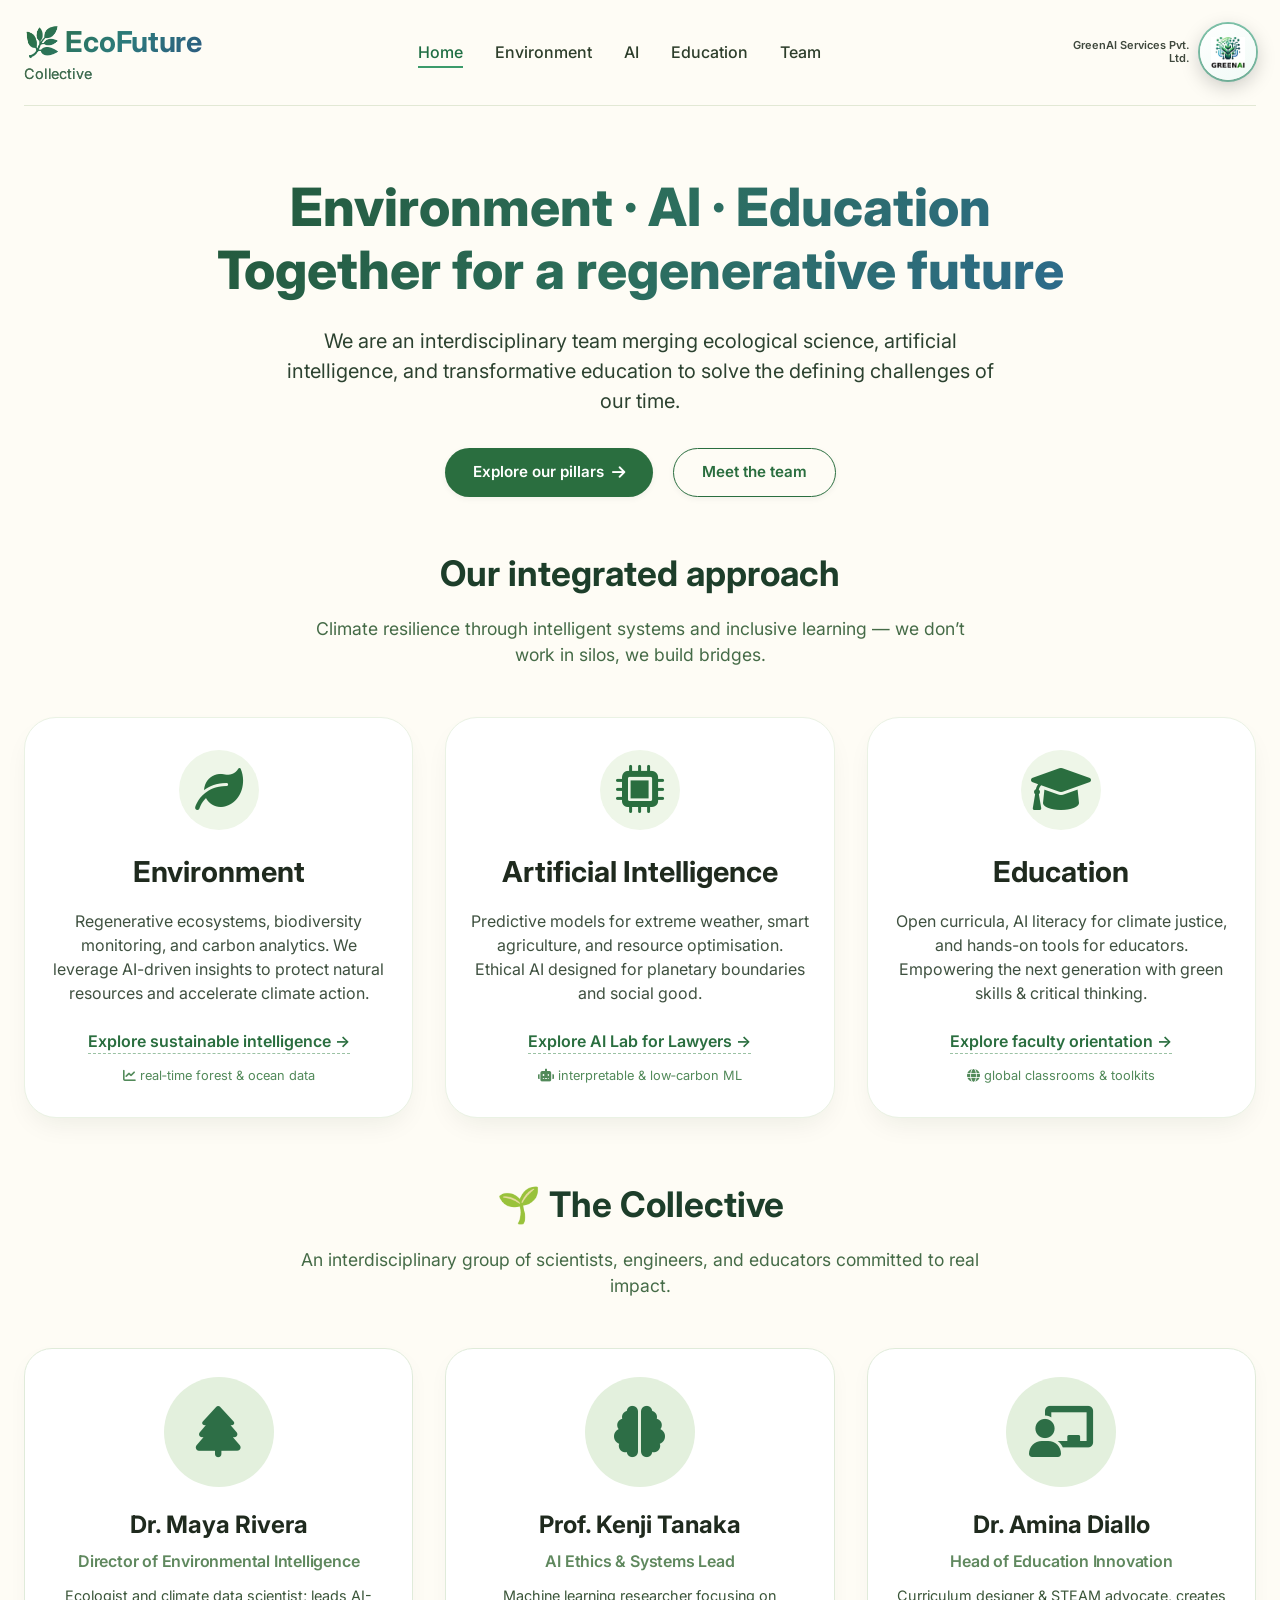
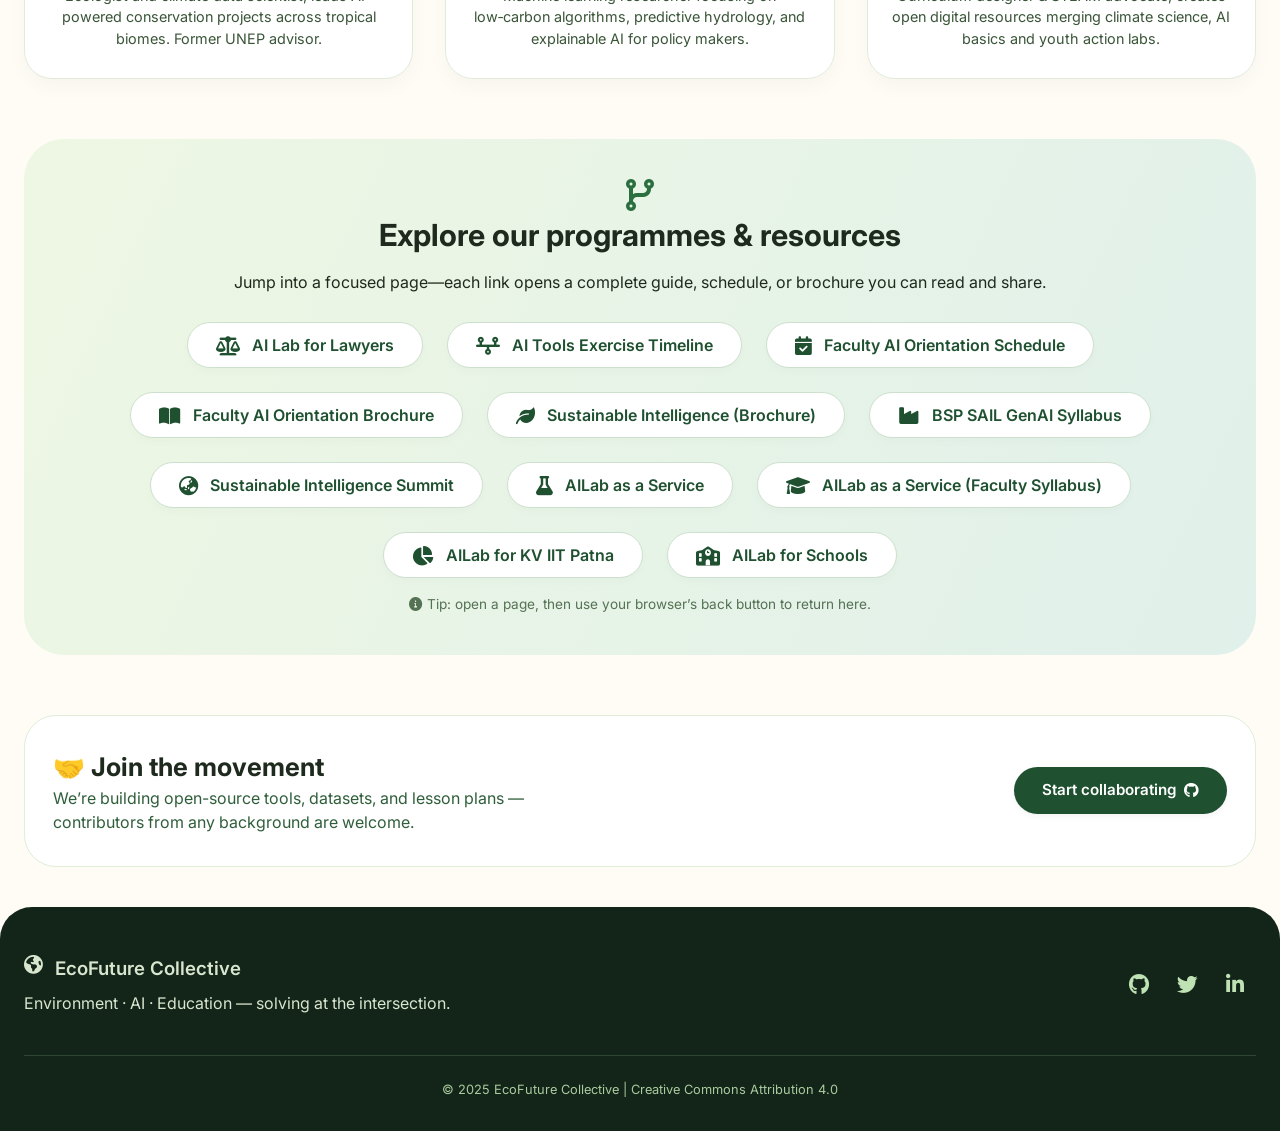
<file: index.html>
<!DOCTYPE html>
<html lang="en">
<head>
  <meta charset="UTF-8">
  <meta name="viewport" content="width=device-width, initial-scale=1.0, viewport-fit=cover">
  <meta name="description" content="EcoFuture Collective — Bridging Environment, Artificial Intelligence, and Education to build a sustainable and inclusive future.">
  <meta name="theme-color" content="#1e3a2f">
  <title>EcoFuture Collective | Environment · AI · Education</title>
  <!-- Google Fonts & Font Awesome -->
  <link href="https://fonts.googleapis.com/css2?family=Inter:opsz,wght@14..32,300;14..32,400;14..32,500;14..32,600;14..32,700&display=swap" rel="stylesheet">
  <link rel="stylesheet" href="https://cdnjs.cloudflare.com/ajax/libs/font-awesome/6.0.0-beta3/css/all.min.css">
  <link rel="stylesheet" href="greenai-brand-bar.css">
  <link rel="preload" as="image" href="green_ai_logo_cropped.webp" type="image/webp">
  <style>
    * {
      margin: 0;
      padding: 0;
      box-sizing: border-box;
    }

    body {
      font-family: 'Inter', sans-serif;
      background-color: #fefcf5;
      color: #1f2a1e;
      line-height: 1.5;
      scroll-behavior: smooth;
    }

    /* container utility */
    .container {
      max-width: 1280px;
      margin: 0 auto;
      padding: 0 24px;
    }

    /* header & navigation */
    .navbar {
      display: flex;
      justify-content: space-between;
      align-items: center;
      flex-wrap: wrap;
      padding: 20px 0;
      border-bottom: 1px solid #e2e8d5;
      background: rgba(254, 252, 245, 0.96);
      backdrop-filter: blur(2px);
      position: sticky;
      top: 0;
      z-index: 10;
    }

    .logo h1 {
      font-size: 1.8rem;
      font-weight: 700;
      background: linear-gradient(135deg, #2b6e3c, #2c7a7b, #2c5282);
      background-clip: text;
      -webkit-background-clip: text;
      color: transparent;
      letter-spacing: -0.3px;
    }
    .logo span {
      font-size: 0.9rem;
      font-weight: 400;
      background: none;
      color: #476b4b;
      display: block;
      letter-spacing: 0.2px;
    }

    .nav-links {
      display: flex;
      gap: 32px;
      list-style: none;
    }
    .nav-links a {
      text-decoration: none;
      font-weight: 500;
      color: #2d3e2b;
      transition: 0.2s ease;
      border-bottom: 2px solid transparent;
      padding-bottom: 4px;
    }
    .nav-links a:hover, .nav-links a.active {
      color: #1f6e43;
      border-bottom-color: #3c9b6b;
    }

    /* buttons & cards */
    .btn {
      display: inline-flex;
      align-items: center;
      gap: 8px;
      background-color: #2a6e3f;
      color: white;
      padding: 12px 28px;
      border-radius: 40px;
      font-weight: 600;
      text-decoration: none;
      transition: all 0.25s ease;
      border: none;
      cursor: pointer;
      font-size: 0.95rem;
      box-shadow: 0 2px 6px rgba(0,0,0,0.05);
    }
    .btn-outline {
      background: transparent;
      border: 1.5px solid #2a6e3f;
      color: #2a6e3f;
    }
    .btn-outline:hover {
      background: #2a6e3f10;
      transform: translateY(-2px);
      border-color: #1f5733;
    }
    .btn:hover {
      background-color: #1e5934;
      transform: translateY(-2px);
      box-shadow: 0 8px 18px rgba(32, 80, 40, 0.15);
    }

    /* hero */
    .hero {
      padding: 70px 0 50px;
      text-align: center;
    }
    .hero h2 {
      font-size: 3.3rem;
      font-weight: 800;
      line-height: 1.2;
      background: linear-gradient(125deg, #1f4f2d, #2c6e5c, #2e6a9e);
      background-clip: text;
      -webkit-background-clip: text;
      color: transparent;
      margin-bottom: 24px;
    }
    .hero p {
      font-size: 1.25rem;
      max-width: 720px;
      margin: 0 auto 32px;
      color: #2c4230;
    }
    .hero-btns {
      display: flex;
      gap: 20px;
      justify-content: center;
      flex-wrap: wrap;
    }

    /* section titles */
    .section-title {
      font-size: 2.2rem;
      font-weight: 700;
      margin-bottom: 16px;
      text-align: center;
      color: #1d3e2a;
    }
    .section-sub {
      text-align: center;
      max-width: 680px;
      margin: 0 auto 48px;
      color: #456b47;
      font-size: 1.1rem;
    }

    /* cards grid (3 pillars) */
    .cards-grid {
      display: grid;
      grid-template-columns: repeat(auto-fit, minmax(290px, 1fr));
      gap: 32px;
      margin: 20px 0 60px;
    }
    .pillar-card {
      background: white;
      border-radius: 32px;
      padding: 32px 24px;
      text-align: center;
      transition: all 0.3s ease;
      box-shadow: 0 12px 28px -8px rgba(0, 32, 0, 0.08);
      border: 1px solid #eaf2e4;
    }
    .pillar-card:hover {
      transform: translateY(-6px);
      box-shadow: 0 24px 38px -12px rgba(46, 87, 42, 0.18);
      border-color: #bfe0c9;
    }
    .pillar-icon {
      font-size: 3rem;
      margin-bottom: 20px;
      display: inline-block;
      background: #eef6e8;
      width: 80px;
      height: 80px;
      line-height: 80px;
      border-radius: 60px;
      color: #2a6e3f;
    }
    .pillar-card h3 {
      font-size: 1.8rem;
      font-weight: 700;
      margin-bottom: 16px;
    }
    .pillar-card p {
      color: #3f5140;
      margin-bottom: 24px;
    }
    .card-link {
      font-weight: 600;
      color: #2a6e3f;
      text-decoration: none;
      display: inline-flex;
      align-items: center;
      gap: 6px;
      border-bottom: 1px dashed #9bc2a4;
    }
    .card-link:hover {
      color: #134b2a;
      gap: 10px;
    }

    /* team section */
    .team-grid {
      display: grid;
      grid-template-columns: repeat(auto-fit, minmax(260px, 1fr));
      gap: 32px;
      margin: 40px 0 40px;
    }
    .team-card {
      background: #ffffffdd;
      backdrop-filter: blur(2px);
      background: white;
      border-radius: 28px;
      padding: 28px 20px;
      text-align: center;
      transition: 0.2s;
      box-shadow: 0 8px 20px rgba(0, 0, 0, 0.03);
      border: 1px solid #e0ebda;
    }
    .team-avatar {
      width: 110px;
      height: 110px;
      background: #e3f0dd;
      border-radius: 100px;
      display: flex;
      align-items: center;
      justify-content: center;
      margin: 0 auto 20px;
      font-size: 3.2rem;
      color: #2d6e46;
    }
    .team-card h4 {
      font-size: 1.5rem;
      font-weight: 700;
      margin-bottom: 6px;
    }
    .team-role {
      color: #5f885e;
      font-weight: 600;
      margin-bottom: 12px;
      letter-spacing: -0.2px;
    }
    .team-bio {
      font-size: 0.9rem;
      color: #3a5538;
    }

    /* callout - project pages index */
    .pages-index {
      background: linear-gradient(115deg, #eef7e3 0%, #e0f0ea 100%);
      border-radius: 40px;
      padding: 40px 32px;
      margin: 60px 0;
      text-align: center;
    }
    .pages-index h3 {
      font-size: 1.9rem;
      font-weight: 700;
      margin-bottom: 12px;
    }
    .badge-links {
      display: flex;
      flex-wrap: wrap;
      justify-content: center;
      gap: 24px;
      margin: 28px 0 12px;
    }
    .page-badge {
      background: white;
      padding: 10px 28px;
      border-radius: 80px;
      font-weight: 600;
      text-decoration: none;
      color: #1f5130;
      box-shadow: 0 4px 8px rgba(0,0,0,0.02);
      transition: all 0.2s;
      border: 1px solid #cde0cd;
      display: inline-flex;
      align-items: center;
      gap: 12px;
    }
    .page-badge i {
      font-size: 1.2rem;
    }
    .page-badge:hover {
      background: #1f4f2d;
      color: white;
      border-color: #1f4f2d;
      transform: translateY(-2px);
    }
    .info-note {
      font-size: 0.85rem;
      color: #557255;
      margin-top: 16px;
    }

    /* footer */
    footer {
      background: #132418;
      color: #d9e6cf;
      padding: 48px 0 32px;
      margin-top: 20px;
      border-radius: 32px 32px 0 0;
    }
    .footer-content {
      display: flex;
      justify-content: space-between;
      flex-wrap: wrap;
      gap: 30px;
      align-items: center;
    }
    .footer-links a {
      color: #bfe2b5;
      margin: 0 12px;
      text-decoration: none;
      font-size: 1.3rem;
      transition: 0.2s;
    }
    .footer-links a:hover {
      color: white;
    }
    .copyright {
      text-align: center;
      margin-top: 40px;
      font-size: 0.8rem;
      border-top: 1px solid #2f4632;
      padding-top: 24px;
      color: #aacb9e;
    }

    @media (max-width: 768px) {
      .navbar {
        flex-direction: column;
        gap: 12px;
      }
      .hero h2 {
        font-size: 2.2rem;
      }
      .section-title {
        font-size: 1.8rem;
      }
      .container {
        padding: 0 20px;
      }
      .badge-links {
        flex-direction: column;
        align-items: center;
      }
      .page-badge {
        width: 80%;
      }
    }
  </style>
</head>
<body>

<div class="container">
  <!-- header navigation -->
  <nav class="navbar">
    <div class="logo">
      <h1>🌿 EcoFuture <span>Collective</span></h1>
    </div>
    <ul class="nav-links">
      <li><a href="#" class="active">Home</a></li>
      <li><a href="#environment-page">Environment</a></li>
      <li><a href="#ai-page">AI</a></li>
      <li><a href="#education-page">Education</a></li>
      <li><a href="#team">Team</a></li>
    </ul>
    <div class="greenai-nav-brand">
      <span class="greenai-brand-name-sm">GreenAI Services Pvt. Ltd.</span>
      <a class="greenai-logo-circle greenai-logo-circle--sm" href="index.html" title="GreenAI Services Pvt. Ltd." aria-label="GreenAI Services Pvt. Ltd.">
        <picture>
          <source srcset="green_ai_logo_cropped.webp" type="image/webp">
          <img src="green_ai_logo_cropped.jpeg" alt="" width="308" height="282" decoding="async">
        </picture>
      </a>
    </div>
  </nav>

  <!-- Hero section -->
  <section class="hero">
    <h2>Environment · AI · Education<br>Together for a regenerative future</h2>
    <p>We are an interdisciplinary team merging ecological science, artificial intelligence, and transformative education to solve the defining challenges of our time.</p>
    <div class="hero-btns">
      <a href="#pillars" class="btn">Explore our pillars <i class="fas fa-arrow-right"></i></a>
      <a href="#team" class="btn btn-outline">Meet the team</a>
    </div>
  </section>

  <!-- 3 Core Pillars: Environment, AI, Education (cards) -->
  <div id="pillars"></div>
  <div class="section-title">Our integrated approach</div>
  <div class="section-sub">Climate resilience through intelligent systems and inclusive learning — we don’t work in silos, we build bridges.</div>
  <div class="cards-grid">
    <!-- Environment card -->
    <div class="pillar-card" id="environment-page">
      <div class="pillar-icon"><i class="fas fa-leaf"></i></div>
      <h3>Environment</h3>
      <p>Regenerative ecosystems, biodiversity monitoring, and carbon analytics. We leverage AI-driven insights to protect natural resources and accelerate climate action.</p>
      <a href="sustainable_Intelligence.html" class="card-link">Explore sustainable intelligence →</a>
      <div style="margin-top: 12px; font-size:0.8rem; color:#528a5a;"><i class="fas fa-chart-line"></i> real‑time forest & ocean data</div>
    </div>
    <!-- AI card -->
    <div class="pillar-card" id="ai-page">
      <div class="pillar-icon"><i class="fas fa-microchip"></i></div>
      <h3>Artificial Intelligence</h3>
      <p>Predictive models for extreme weather, smart agriculture, and resource optimisation. Ethical AI designed for planetary boundaries and social good.</p>
      <a href="ai_lab_for_lawyers.html" class="card-link">Explore AI Lab for Lawyers →</a>
      <div style="margin-top: 12px; font-size:0.8rem; color:#528a5a;"><i class="fas fa-robot"></i> interpretable & low‑carbon ML</div>
    </div>
    <!-- Education card -->
    <div class="pillar-card" id="education-page">
      <div class="pillar-icon"><i class="fas fa-graduation-cap"></i></div>
      <h3>Education</h3>
      <p>Open curricula, AI literacy for climate justice, and hands-on tools for educators. Empowering the next generation with green skills & critical thinking.</p>
      <a href="faculty_ai_orientation_schedule_fixed.html" class="card-link">Explore faculty orientation →</a>
      <div style="margin-top: 12px; font-size:0.8rem; color:#528a5a;"><i class="fas fa-globe"></i> global classrooms & toolkits</div>
    </div>
  </div>

  <!-- Team section: environment + AI + education experts -->
  <div id="team"></div>
  <div class="section-title">🌱 The Collective</div>
  <div class="section-sub">An interdisciplinary group of scientists, engineers, and educators committed to real impact.</div>
  <div class="team-grid">
    <div class="team-card">
      <div class="team-avatar"><i class="fas fa-tree"></i></div>
      <h4>Dr. Maya Rivera</h4>
      <div class="team-role">Director of Environmental Intelligence</div>
      <div class="team-bio">Ecologist and climate data scientist; leads AI-powered conservation projects across tropical biomes. Former UNEP advisor.</div>
    </div>
    <div class="team-card">
      <div class="team-avatar"><i class="fas fa-brain"></i></div>
      <h4>Prof. Kenji Tanaka</h4>
      <div class="team-role">AI Ethics & Systems Lead</div>
      <div class="team-bio">Machine learning researcher focusing on low‑carbon algorithms, predictive hydrology, and explainable AI for policy makers.</div>
    </div>
    <div class="team-card">
      <div class="team-avatar"><i class="fas fa-chalkboard-user"></i></div>
      <h4>Dr. Amina Diallo</h4>
      <div class="team-role">Head of Education Innovation</div>
      <div class="team-bio">Curriculum designer & STEAM advocate, creates open digital resources merging climate science, AI basics and youth action labs.</div>
    </div>
  </div>

  <!-- INDEX / POINTS TO THE PAGES: explicit links to environment, AI, education pages (to be created) -->
  <div class="pages-index">
    <i class="fas fa-code-branch" style="font-size: 2rem; color:#2b6e3f;"></i>
    <h3>Explore our programmes & resources</h3>
    <p>Jump into a focused page—each link opens a complete guide, schedule, or brochure you can read and share.</p>
    <div class="badge-links">
      <a href="ai_lab_for_lawyers.html" class="page-badge"><i class="fas fa-scale-balanced"></i> AI Lab for Lawyers</a>
      <a href="ai_tools_exercise_timeline.html" class="page-badge"><i class="fas fa-timeline"></i> AI Tools Exercise Timeline</a>
      <a href="faculty_ai_orientation_schedule_fixed.html" class="page-badge"><i class="fas fa-calendar-check"></i> Faculty AI Orientation Schedule</a>
      <a href="faculty_ai_orientation_brochure.html" class="page-badge"><i class="fas fa-book-open"></i> Faculty AI Orientation Brochure</a>
      <a href="sustainable_Intelligence.html" class="page-badge"><i class="fas fa-leaf"></i> Sustainable Intelligence (Brochure)</a>
      <a href="bsp_sail_genai_syllabus.html" class="page-badge"><i class="fas fa-industry"></i> BSP SAIL GenAI Syllabus</a>
      <a href="greenai_sustainable_intelligence_event.html" class="page-badge"><i class="fas fa-earth-asia"></i> Sustainable Intelligence Summit</a>
      <a href="AILaaS.html" class="page-badge"><i class="fas fa-flask"></i> AILab as a Service</a>
      <a href="AILab_as_a_Service_customer_centric_brochure_faculty_syllabus_updated.html" class="page-badge"><i class="fas fa-graduation-cap"></i> AILab as a Service (Faculty Syllabus)</a>
      <a href="ailab_infographic.html" class="page-badge"><i class="fas fa-chart-pie"></i> AILab for KV IIT Patna</a>
      <a href="AILab_School_Brochure.html" class="page-badge"><i class="fas fa-school"></i> AILab for Schools</a>
    </div>
    <div class="info-note">
      <i class="fas fa-info-circle"></i> Tip: open a page, then use your browser’s back button to return here.
    </div>
  </div>

  <!-- extra: mission & collaboration -->
  <div style="background: #ffffff; border-radius: 32px; padding: 32px 28px; margin: 20px 0 40px; border: 1px solid #dfedd9;">
    <div style="display: flex; flex-wrap: wrap; gap: 24px; align-items: center; justify-content: space-between;">
      <div>
        <h3 style="font-size: 1.6rem; font-weight: 700;">🤝 Join the movement</h3>
        <p style="color: #2f5e3a; max-width: 500px;">We’re building open-source tools, datasets, and lesson plans — contributors from any background are welcome.</p>
      </div>
      <a href="#" class="btn" style="background: #1f5130;">Start collaborating <i class="fab fa-github"></i></a>
    </div>
  </div>
</div>

<!-- footer with github hosting reference -->
<footer>
  <div class="container">
    <div class="footer-content">
      <div>
        <h3 style="font-weight: 600; display: flex; gap: 12px;"><i class="fas fa-globe-americas"></i> EcoFuture Collective</h3>
        <p style="margin-top: 8px;">Environment · AI · Education — solving at the intersection.</p>
      </div>
      <div class="footer-links">
        <a href="https://github.com/yourlab/ecofuture-index" target="_blank" aria-label="GitHub"><i class="fab fa-github"></i></a>
        <a href="#" aria-label="Twitter"><i class="fab fa-twitter"></i></a>
        <a href="#" aria-label="LinkedIn"><i class="fab fa-linkedin-in"></i></a>
      </div>
    </div>
    <div class="copyright">
      © 2025 EcoFuture Collective | Creative Commons Attribution 4.0
    </div>
  </div>
</footer>

<!-- tiny smooth scroll to avoid anchor jumps -->
<script>
  document.querySelectorAll('a[href^="#"]').forEach(anchor => {
    anchor.addEventListener('click', function(e) {
      const targetId = this.getAttribute('href');
      if (targetId === "#" || targetId === "") return;
      const targetElement = document.querySelector(targetId);
      if (targetElement) {
        e.preventDefault();
        targetElement.scrollIntoView({ behavior: 'smooth', block: 'start' });
      }
    });
  });
  // console note for GitHub Pages readiness
  console.log("Index — ready to host. Use the hub links to navigate to separate pages.");
</script>

</body>
</html>
</file>
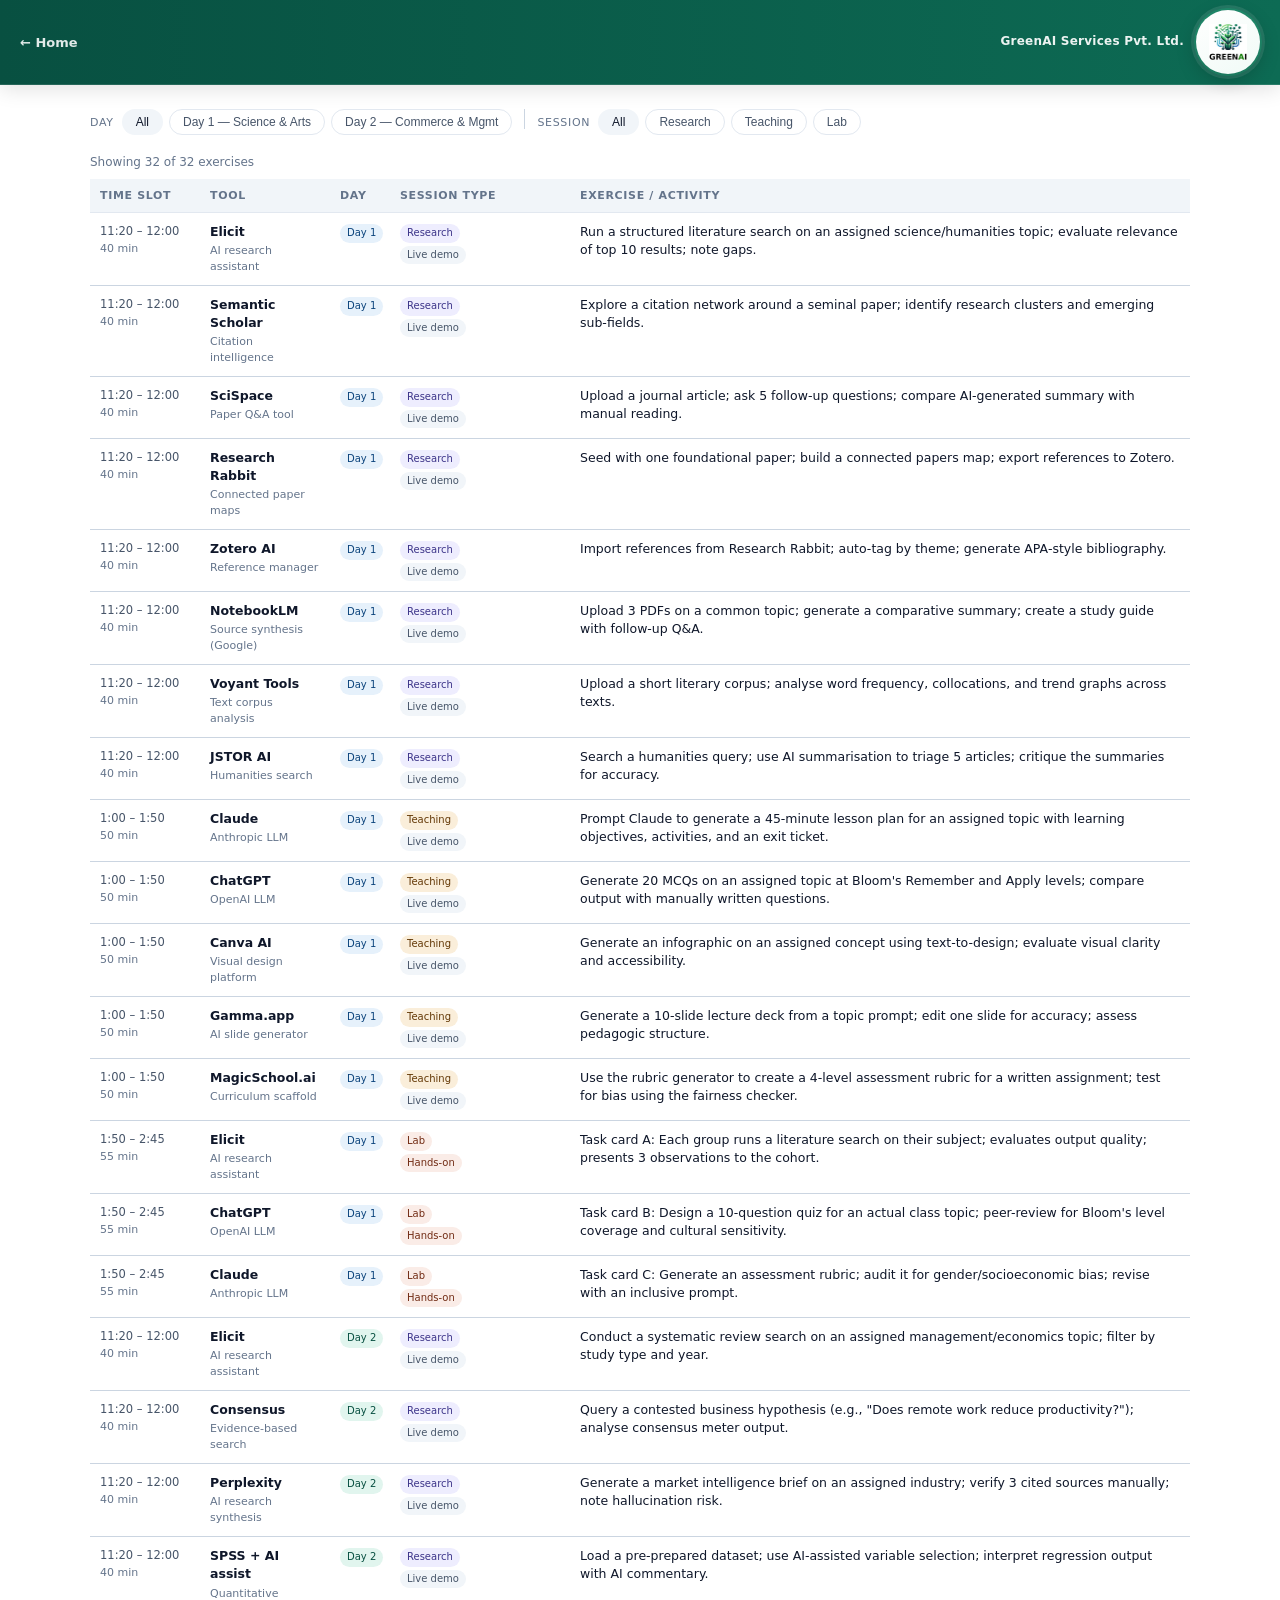
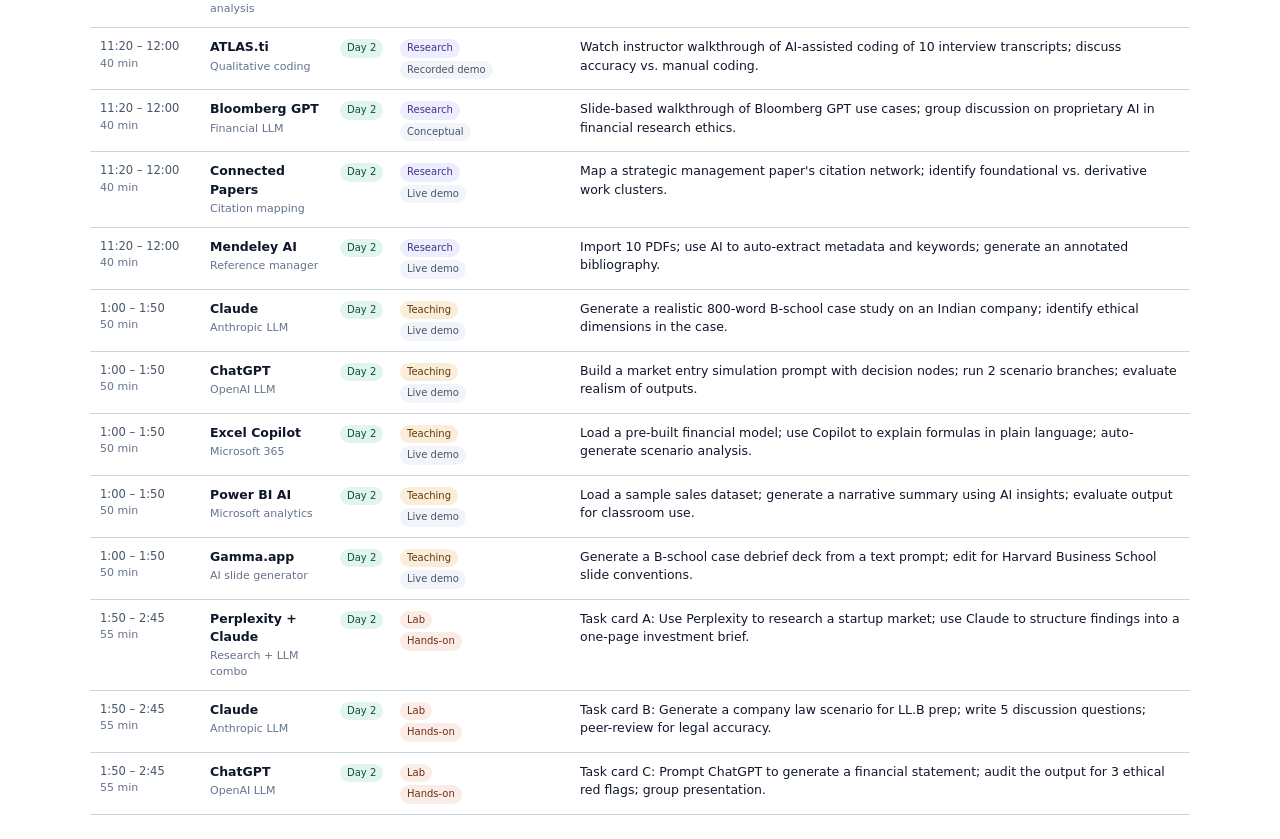
<file: ai_tools_exercise_timeline.html>
<!doctype html>
<html lang="en">
<head>
  <meta charset="utf-8" />
  <meta name="viewport" content="width=device-width,initial-scale=1" />
  <title>AI Tools Exercise Timeline</title>
  <link rel="stylesheet" href="greenai-brand-bar.css">
  <link rel="preload" as="image" href="green_ai_logo_cropped.webp" type="image/webp">

  <style>
    :root{
      --font-sans: ui-sans-serif, system-ui, -apple-system, "Segoe UI", Roboto, Arial, "Noto Sans", "Liberation Sans", sans-serif;

      --color-text-primary: #0f172a;
      --color-text-secondary: #475569;
      --color-text-tertiary: #64748b;

      --color-background-secondary: #f1f5f9;

      --color-border-secondary: #e2e8f0;
      --color-border-tertiary: #cbd5e1;
    }

    * { box-sizing: border-box; margin: 0; padding: 0; }
    body { font-family: var(--font-sans); color: var(--color-text-primary); background: #fff; }

    .wrap { padding: 1.5rem 0; font-family: var(--font-sans); max-width: 1100px; margin: 0 auto; }
    .controls { display: flex; flex-wrap: wrap; gap: 8px; margin-bottom: 1.25rem; }
    .ctrl-group { display: flex; gap: 6px; align-items: center; }
    .ctrl-label { font-size: 11px; color: var(--color-text-tertiary); text-transform: uppercase; letter-spacing: 0.06em; margin-right: 2px; }
    .pill { padding: 5px 13px; border-radius: 20px; border: 0.5px solid var(--color-border-secondary); background: transparent; font-size: 12px; color: var(--color-text-secondary); cursor: pointer; transition: all 0.12s; }
    .pill.on { border-color: transparent; }
    .pill.d-all.on  { background: var(--color-background-secondary); color: var(--color-text-primary); }
    .pill.d-1.on   { background: #E6F1FB; color: #0C447C; }
    .pill.d-2.on   { background: #E1F5EE; color: #085041; }
    .pill.s-all.on  { background: var(--color-background-secondary); color: var(--color-text-primary); }
    .pill.s-res.on  { background: #EEEDFE; color: #3C3489; }
    .pill.s-teach.on{ background: #FAEEDA; color: #633806; }
    .pill.s-lab.on  { background: #FAECE7; color: #712B13; }
    .divider { width: 1px; height: 20px; background: var(--color-border-tertiary); margin: 0 4px; }
    .count-bar { font-size: 12px; color: var(--color-text-tertiary); margin-bottom: 10px; }

    table { width: 100%; border-collapse: collapse; table-layout: fixed; }
    colgroup col:nth-child(1) { width: 110px; }
    colgroup col:nth-child(2) { width: 130px; }
    colgroup col:nth-child(3) { width: 60px; }
    colgroup col:nth-child(4) { width: 180px; }
    colgroup col:nth-child(5) { width: auto; }
    thead th { font-size: 11px; font-weight: 600; color: var(--color-text-tertiary); text-transform: uppercase; letter-spacing: 0.06em; padding: 10px 10px; border-bottom: 0.5px solid var(--color-border-secondary); text-align: left; background: var(--color-background-secondary); }
    tbody tr { border-bottom: 0.5px solid var(--color-border-tertiary); }
    tbody tr:hover { background: var(--color-background-secondary); }
    tbody td { font-size: 12.5px; color: var(--color-text-primary); padding: 10px 10px; vertical-align: top; line-height: 1.45; }
    .time-cell { font-size: 11.5px; color: var(--color-text-secondary); white-space: nowrap; }
    .tool-cell { font-weight: 600; color: var(--color-text-primary); }
    .tool-sub { font-size: 11px; color: var(--color-text-tertiary); font-weight: 400; margin-top: 2px; }
    .badge { display: inline-block; font-size: 10px; padding: 2px 7px; border-radius: 20px; white-space: nowrap; }
    .b-res   { background: #EEEDFE; color: #3C3489; }
    .b-teach { background: #FAEEDA; color: #633806; }
    .b-lab   { background: #FAECE7; color: #712B13; }
    .b-demo  { background: var(--color-background-secondary); color: var(--color-text-secondary); }
    .b-d1    { background: #E6F1FB; color: #0C447C; }
    .b-d2    { background: #E1F5EE; color: #085041; }
    .mode-cell { text-align: center; }

    .notes-wrap { margin-top: 18px; }
    .notes-title { font-size: 11px; font-weight: 600; color: var(--color-text-tertiary); text-transform: uppercase; letter-spacing: 0.08em; margin: 16px 0 8px; }
    .note-box { border: 0.5px solid var(--color-border-tertiary); border-radius: 14px; padding: 12px 14px; background: var(--color-background-secondary); }
    .note-box + .note-box { margin-top: 10px; }
    .note-title { font-size: 13px; font-weight: 700; color: var(--color-text-primary); margin-bottom: 6px; }
    .note-text { font-size: 12.5px; color: var(--color-text-secondary); line-height: 1.6; }
    .hidden { display: none; }
  </style>
</head>

<body>
  <header class="greenai-brand-bar">
    <a class="greenai-brand-home" href="index.html">← Home</a>
    <div class="greenai-brand-right">
      <span class="greenai-brand-name">GreenAI Services Pvt. Ltd.</span>
      <a class="greenai-logo-circle" href="index.html" title="GreenAI Services Pvt. Ltd." aria-label="GreenAI Services Pvt. Ltd.">
        <picture>
          <source srcset="green_ai_logo_cropped.webp" type="image/webp">
          <img src="green_ai_logo_cropped.jpeg" alt="" width="308" height="282" decoding="async">
        </picture>
      </a>
    </div>
  </header>
  <div class="wrap">
    <div class="controls">
      <div class="ctrl-group">
        <span class="ctrl-label">Day</span>
        <button class="pill d-all on" onclick="setDay('all')">All</button>
        <button class="pill d-1" onclick="setDay('1')">Day 1 — Science & Arts</button>
        <button class="pill d-2" onclick="setDay('2')">Day 2 — Commerce & Mgmt</button>
      </div>
      <div class="divider"></div>
      <div class="ctrl-group">
        <span class="ctrl-label">Session</span>
        <button class="pill s-all on" onclick="setSess('all')">All</button>
        <button class="pill s-res" onclick="setSess('res')">Research</button>
        <button class="pill s-teach" onclick="setSess('teach')">Teaching</button>
        <button class="pill s-lab" onclick="setSess('lab')">Lab</button>
      </div>
    </div>

    <div class="count-bar" id="count-bar">Showing all exercises</div>

    <table>
      <colgroup><col/><col/><col/><col/><col/></colgroup>
      <thead>
        <tr>
          <th>Time slot</th>
          <th>Tool</th>
          <th>Day</th>
          <th>Session type</th>
          <th>Exercise / activity</th>
        </tr>
      </thead>
      <tbody id="tbody"></tbody>
    </table>

    <!--
    <div class="notes-wrap" id="notes-wrap">
      <div class="notes-title">Facilitator notes</div>

      <div class="note-box" id="notes-day-1">
        <div class="note-title">Facilitator notes — Day 1</div>
        <div class="note-text">
          Recommend 2 domain facilitators (1 Science, 1 Arts/Humanities) + 1 tech support. Pre-configure shared Google Colab / NotebookLM sessions. Ensure college WiFi load-tested for 120 simultaneous devices. Print ethics case-study handout (A4, 2 sides).
        </div>
      </div>

      <div class="note-box" id="notes-day-2">
        <div class="note-title">Facilitator notes — Day 2</div>
        <div class="note-text">
          Recommend 2 domain facilitators (1 Commerce, 1 Management/HR) + 1 tech support. Pre-load Excel Copilot demo file and Power BI sample dataset. Ensure MS 365 trial access or shared demo account for Copilot. Ethics debate needs a moderator with RBI/SEBI regulatory familiarity.
        </div>
      </div>
    </div>
    -->
  </div>

  <script>
    var rows = [
      { time:'11:20 – 12:00', dur:'40 min', tool:'Elicit', sub:'AI research assistant', day:'1', sess:'res', mode:'Demo', exercise:'Run a structured literature search on an assigned science/humanities topic; evaluate relevance of top 10 results; note gaps.' },
      { time:'11:20 – 12:00', dur:'40 min', tool:'Semantic Scholar', sub:'Citation intelligence', day:'1', sess:'res', mode:'Demo', exercise:'Explore a citation network around a seminal paper; identify research clusters and emerging sub-fields.' },
      { time:'11:20 – 12:00', dur:'40 min', tool:'SciSpace', sub:'Paper Q&A tool', day:'1', sess:'res', mode:'Demo', exercise:'Upload a journal article; ask 5 follow-up questions; compare AI-generated summary with manual reading.' },
      { time:'11:20 – 12:00', dur:'40 min', tool:'Research Rabbit', sub:'Connected paper maps', day:'1', sess:'res', mode:'Demo', exercise:'Seed with one foundational paper; build a connected papers map; export references to Zotero.' },
      { time:'11:20 – 12:00', dur:'40 min', tool:'Zotero AI', sub:'Reference manager', day:'1', sess:'res', mode:'Demo', exercise:'Import references from Research Rabbit; auto-tag by theme; generate APA-style bibliography.' },
      { time:'11:20 – 12:00', dur:'40 min', tool:'NotebookLM', sub:'Source synthesis (Google)', day:'1', sess:'res', mode:'Demo', exercise:'Upload 3 PDFs on a common topic; generate a comparative summary; create a study guide with follow-up Q&A.' },
      { time:'11:20 – 12:00', dur:'40 min', tool:'Voyant Tools', sub:'Text corpus analysis', day:'1', sess:'res', mode:'Demo', exercise:'Upload a short literary corpus; analyse word frequency, collocations, and trend graphs across texts.' },
      { time:'11:20 – 12:00', dur:'40 min', tool:'JSTOR AI', sub:'Humanities search', day:'1', sess:'res', mode:'Demo', exercise:'Search a humanities query; use AI summarisation to triage 5 articles; critique the summaries for accuracy.' },
      { time:'1:00 – 1:50', dur:'50 min', tool:'Claude', sub:'Anthropic LLM', day:'1', sess:'teach', mode:'Demo', exercise:'Prompt Claude to generate a 45-minute lesson plan for an assigned topic with learning objectives, activities, and an exit ticket.' },
      { time:'1:00 – 1:50', dur:'50 min', tool:'ChatGPT', sub:'OpenAI LLM', day:'1', sess:'teach', mode:'Demo', exercise:'Generate 20 MCQs on an assigned topic at Bloom\'s Remember and Apply levels; compare output with manually written questions.' },
      { time:'1:00 – 1:50', dur:'50 min', tool:'Canva AI', sub:'Visual design platform', day:'1', sess:'teach', mode:'Demo', exercise:'Generate an infographic on an assigned concept using text-to-design; evaluate visual clarity and accessibility.' },
      { time:'1:00 – 1:50', dur:'50 min', tool:'Gamma.app', sub:'AI slide generator', day:'1', sess:'teach', mode:'Demo', exercise:'Generate a 10-slide lecture deck from a topic prompt; edit one slide for accuracy; assess pedagogic structure.' },
      { time:'1:00 – 1:50', dur:'50 min', tool:'MagicSchool.ai', sub:'Curriculum scaffold', day:'1', sess:'teach', mode:'Demo', exercise:'Use the rubric generator to create a 4-level assessment rubric for a written assignment; test for bias using the fairness checker.' },
      { time:'1:50 – 2:45', dur:'55 min', tool:'Elicit', sub:'AI research assistant', day:'1', sess:'lab', mode:'Hands-on', exercise:'Task card A: Each group runs a literature search on their subject; evaluates output quality; presents 3 observations to the cohort.' },
      { time:'1:50 – 2:45', dur:'55 min', tool:'ChatGPT', sub:'OpenAI LLM', day:'1', sess:'lab', mode:'Hands-on', exercise:'Task card B: Design a 10-question quiz for an actual class topic; peer-review for Bloom\'s level coverage and cultural sensitivity.' },
      { time:'1:50 – 2:45', dur:'55 min', tool:'Claude', sub:'Anthropic LLM', day:'1', sess:'lab', mode:'Hands-on', exercise:'Task card C: Generate an assessment rubric; audit it for gender/socioeconomic bias; revise with an inclusive prompt.' },
      { time:'11:20 – 12:00', dur:'40 min', tool:'Elicit', sub:'AI research assistant', day:'2', sess:'res', mode:'Demo', exercise:'Conduct a systematic review search on an assigned management/economics topic; filter by study type and year.' },
      { time:'11:20 – 12:00', dur:'40 min', tool:'Consensus', sub:'Evidence-based search', day:'2', sess:'res', mode:'Demo', exercise:'Query a contested business hypothesis (e.g., "Does remote work reduce productivity?"); analyse consensus meter output.' },
      { time:'11:20 – 12:00', dur:'40 min', tool:'Perplexity', sub:'AI research synthesis', day:'2', sess:'res', mode:'Demo', exercise:'Generate a market intelligence brief on an assigned industry; verify 3 cited sources manually; note hallucination risk.' },
      { time:'11:20 – 12:00', dur:'40 min', tool:'SPSS + AI assist', sub:'Quantitative analysis', day:'2', sess:'res', mode:'Demo', exercise:'Load a pre-prepared dataset; use AI-assisted variable selection; interpret regression output with AI commentary.' },
      { time:'11:20 – 12:00', dur:'40 min', tool:'ATLAS.ti', sub:'Qualitative coding', day:'2', sess:'res', mode:'Demo (recorded)', exercise:'Watch instructor walkthrough of AI-assisted coding of 10 interview transcripts; discuss accuracy vs. manual coding.' },
      { time:'11:20 – 12:00', dur:'40 min', tool:'Bloomberg GPT', sub:'Financial LLM', day:'2', sess:'res', mode:'Conceptual', exercise:'Slide-based walkthrough of Bloomberg GPT use cases; group discussion on proprietary AI in financial research ethics.' },
      { time:'11:20 – 12:00', dur:'40 min', tool:'Connected Papers', sub:'Citation mapping', day:'2', sess:'res', mode:'Demo', exercise:'Map a strategic management paper\'s citation network; identify foundational vs. derivative work clusters.' },
      { time:'11:20 – 12:00', dur:'40 min', tool:'Mendeley AI', sub:'Reference manager', day:'2', sess:'res', mode:'Demo', exercise:'Import 10 PDFs; use AI to auto-extract metadata and keywords; generate an annotated bibliography.' },
      { time:'1:00 – 1:50', dur:'50 min', tool:'Claude', sub:'Anthropic LLM', day:'2', sess:'teach', mode:'Demo', exercise:'Generate a realistic 800-word B-school case study on an Indian company; identify ethical dimensions in the case.' },
      { time:'1:00 – 1:50', dur:'50 min', tool:'ChatGPT', sub:'OpenAI LLM', day:'2', sess:'teach', mode:'Demo', exercise:'Build a market entry simulation prompt with decision nodes; run 2 scenario branches; evaluate realism of outputs.' },
      { time:'1:00 – 1:50', dur:'50 min', tool:'Excel Copilot', sub:'Microsoft 365', day:'2', sess:'teach', mode:'Demo', exercise:'Load a pre-built financial model; use Copilot to explain formulas in plain language; auto-generate scenario analysis.' },
      { time:'1:00 – 1:50', dur:'50 min', tool:'Power BI AI', sub:'Microsoft analytics', day:'2', sess:'teach', mode:'Demo', exercise:'Load a sample sales dataset; generate a narrative summary using AI insights; evaluate output for classroom use.' },
      { time:'1:00 – 1:50', dur:'50 min', tool:'Gamma.app', sub:'AI slide generator', day:'2', sess:'teach', mode:'Demo', exercise:'Generate a B-school case debrief deck from a text prompt; edit for Harvard Business School slide conventions.' },
      { time:'1:50 – 2:45', dur:'55 min', tool:'Perplexity + Claude', sub:'Research + LLM combo', day:'2', sess:'lab', mode:'Hands-on', exercise:'Task card A: Use Perplexity to research a startup market; use Claude to structure findings into a one-page investment brief.' },
      { time:'1:50 – 2:45', dur:'55 min', tool:'Claude', sub:'Anthropic LLM', day:'2', sess:'lab', mode:'Hands-on', exercise:'Task card B: Generate a company law scenario for LL.B prep; write 5 discussion questions; peer-review for legal accuracy.' },
      { time:'1:50 – 2:45', dur:'55 min', tool:'ChatGPT', sub:'OpenAI LLM', day:'2', sess:'lab', mode:'Hands-on', exercise:'Task card C: Prompt ChatGPT to generate a financial statement; audit the output for 3 ethical red flags; group presentation.' }
    ];

    var dayFilter = 'all', sessFilter = 'all';

    function sessBadge(s) {
      if(s==='res')   return '<span class="badge b-res">Research</span>';
      if(s==='teach') return '<span class="badge b-teach">Teaching</span>';
      if(s==='lab')   return '<span class="badge b-lab">Lab</span>';
      return '';
    }

    function modeBadge(m) {
      if(m==='Hands-on') return '<span class="badge b-lab">Hands-on</span>';
      if(m==='Demo (recorded)') return '<span class="badge b-demo">Recorded demo</span>';
      if(m==='Conceptual') return '<span class="badge b-demo">Conceptual</span>';
      return '<span class="badge b-demo">Live demo</span>';
    }

    function dayBadge(d) {
      return d==='1' ? '<span class="badge b-d1">Day 1</span>' : '<span class="badge b-d2">Day 2</span>';
    }

    function render() {
      var filtered = rows.filter(function(r) {
        return (dayFilter==='all' || r.day===dayFilter) && (sessFilter==='all' || r.sess===sessFilter);
      });

      var tbody = document.getElementById('tbody');
      var html = '';

      filtered.forEach(function(r) {
        html += '<tr>';
        html += '<td class="time-cell">' + r.time + '<br><span style="color:var(--color-text-tertiary);font-size:11px;">' + r.dur + '</span></td>';
        html += '<td class="tool-cell">' + r.tool + '<div class="tool-sub">' + r.sub + '</div></td>';
        html += '<td class="mode-cell">' + dayBadge(r.day) + '</td>';
        html += '<td>' + sessBadge(r.sess) + '<br><span style="font-size:11px;color:var(--color-text-tertiary);margin-top:3px;display:block;">' + modeBadge(r.mode) + '</span></td>';
        html += '<td>' + r.exercise + '</td>';
        html += '</tr>';
      });

      tbody.innerHTML = html || '<tr><td colspan="5" style="text-align:center;padding:2rem;color:var(--color-text-tertiary);font-size:13px;">No exercises match this filter.</td></tr>';
      document.getElementById('count-bar').textContent = 'Showing ' + filtered.length + ' of ' + rows.length + ' exercises';

      var n1 = document.getElementById('notes-day-1');
      var n2 = document.getElementById('notes-day-2');
      if (n1 && n2) {
        n1.classList.toggle('hidden', dayFilter === '2');
        n2.classList.toggle('hidden', dayFilter === '1');
      }
    }

    function setDay(v) {
      dayFilter = v;
      document.querySelectorAll('.pill[class*="d-"]').forEach(function(p) { p.classList.remove('on'); });
      document.querySelector('.pill.d-' + v).classList.add('on');
      render();
    }

    function setSess(v) {
      sessFilter = v;
      document.querySelectorAll('.pill[class*="s-"]').forEach(function(p) { p.classList.remove('on'); });
      document.querySelector('.pill.s-' + v).classList.add('on');
      render();
    }

    render();
  </script>
</body>
</html>
</file>
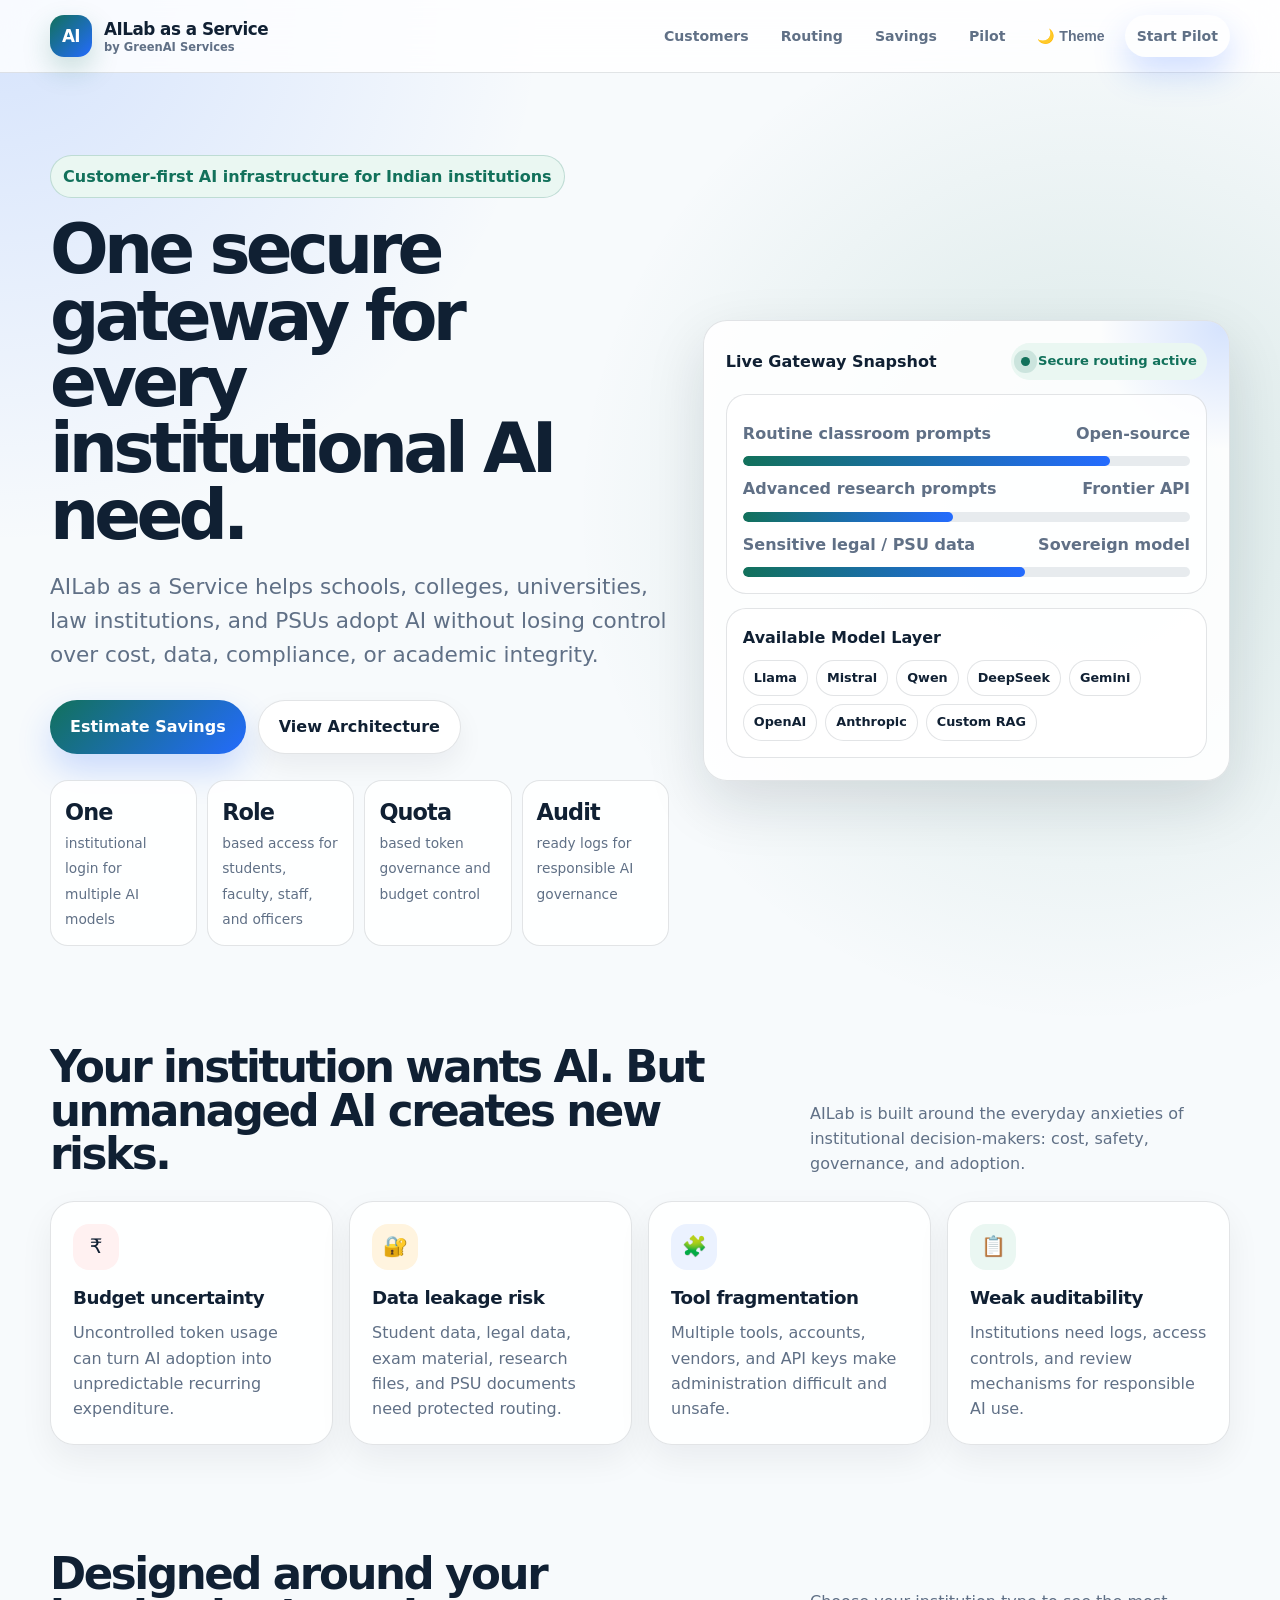
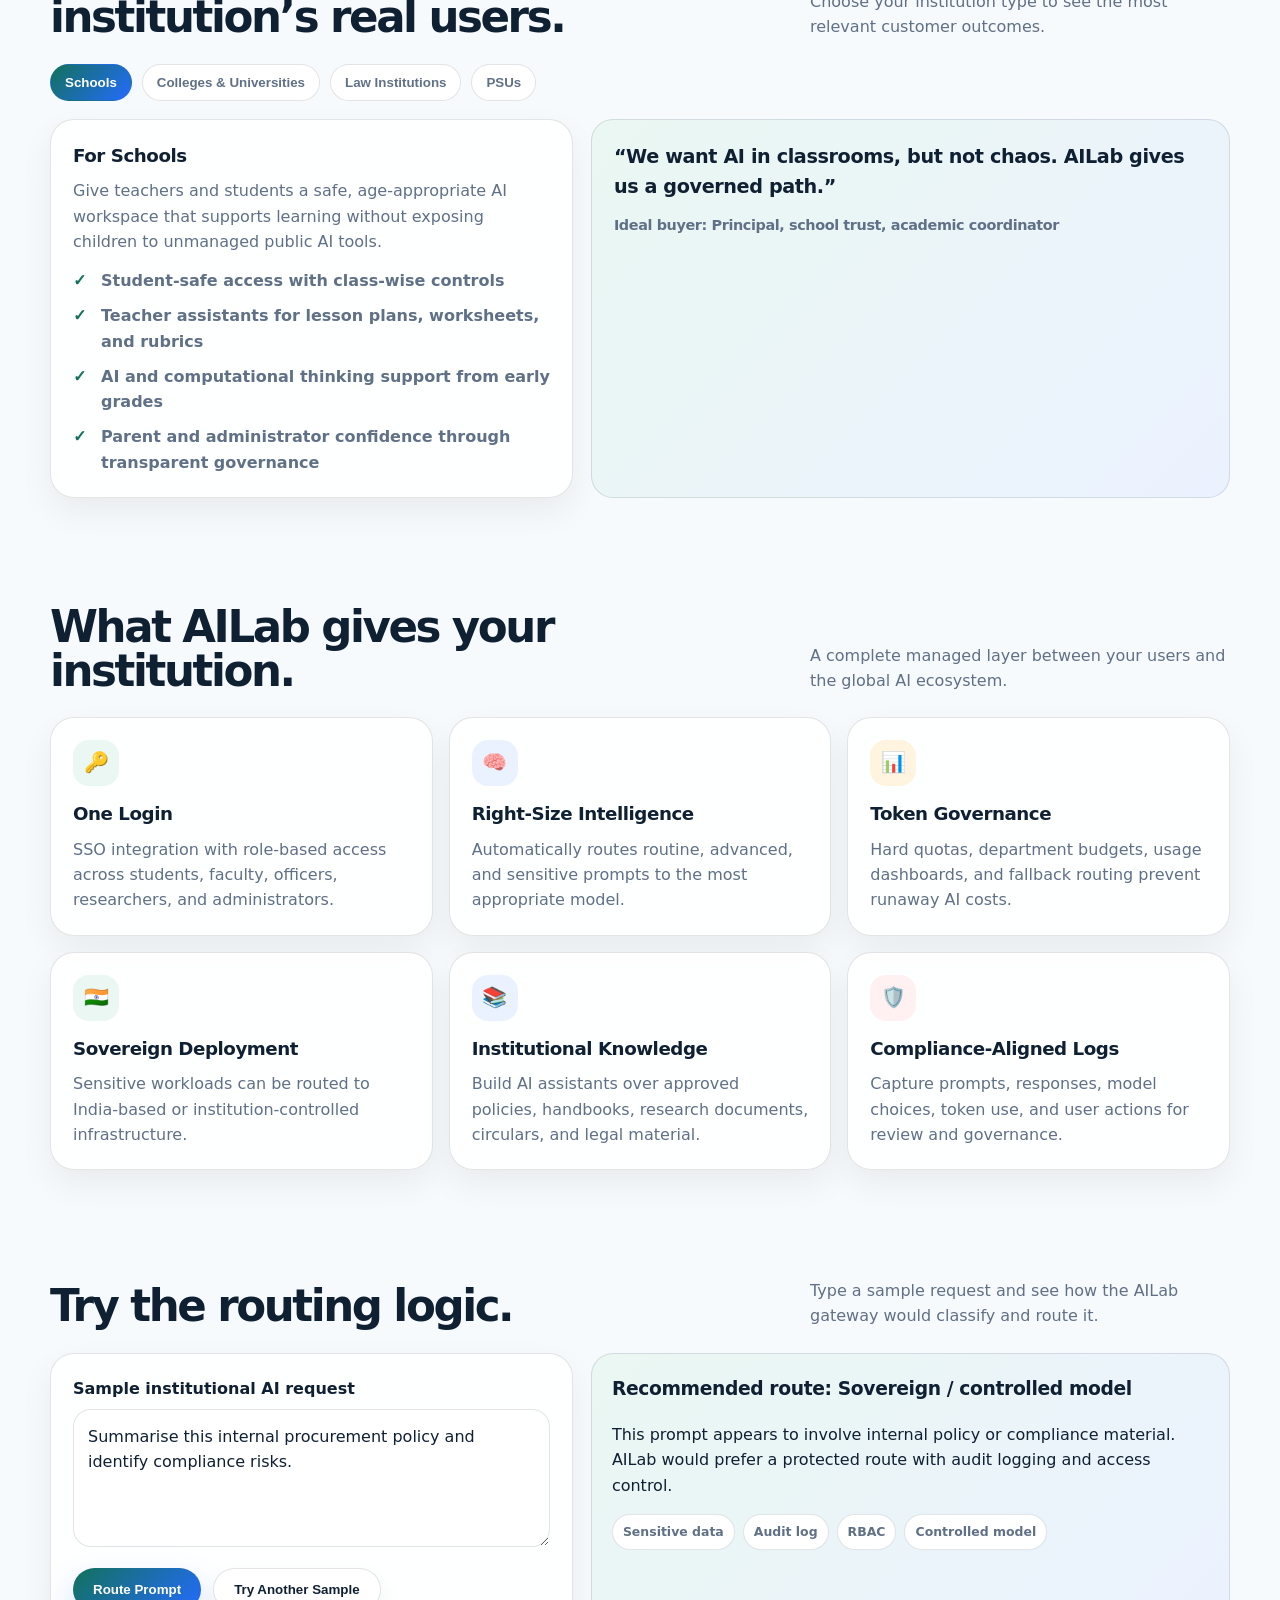
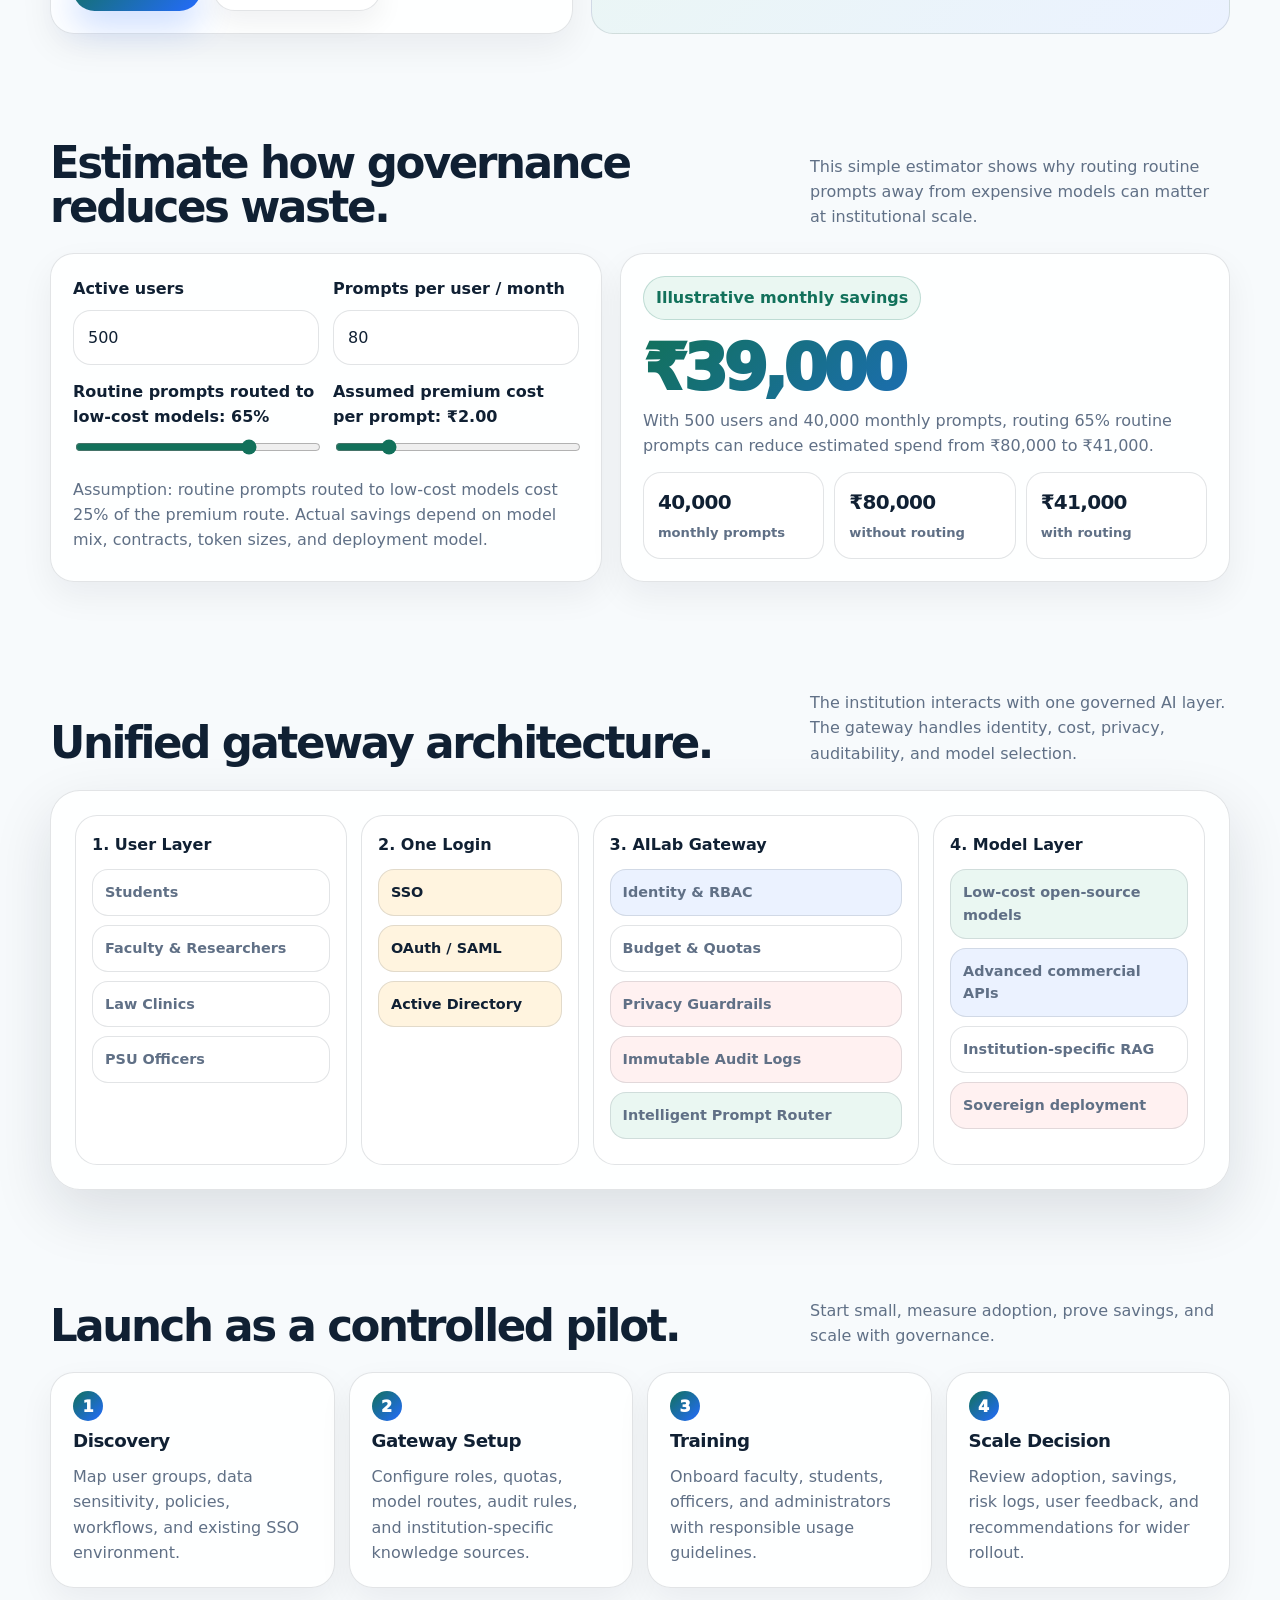
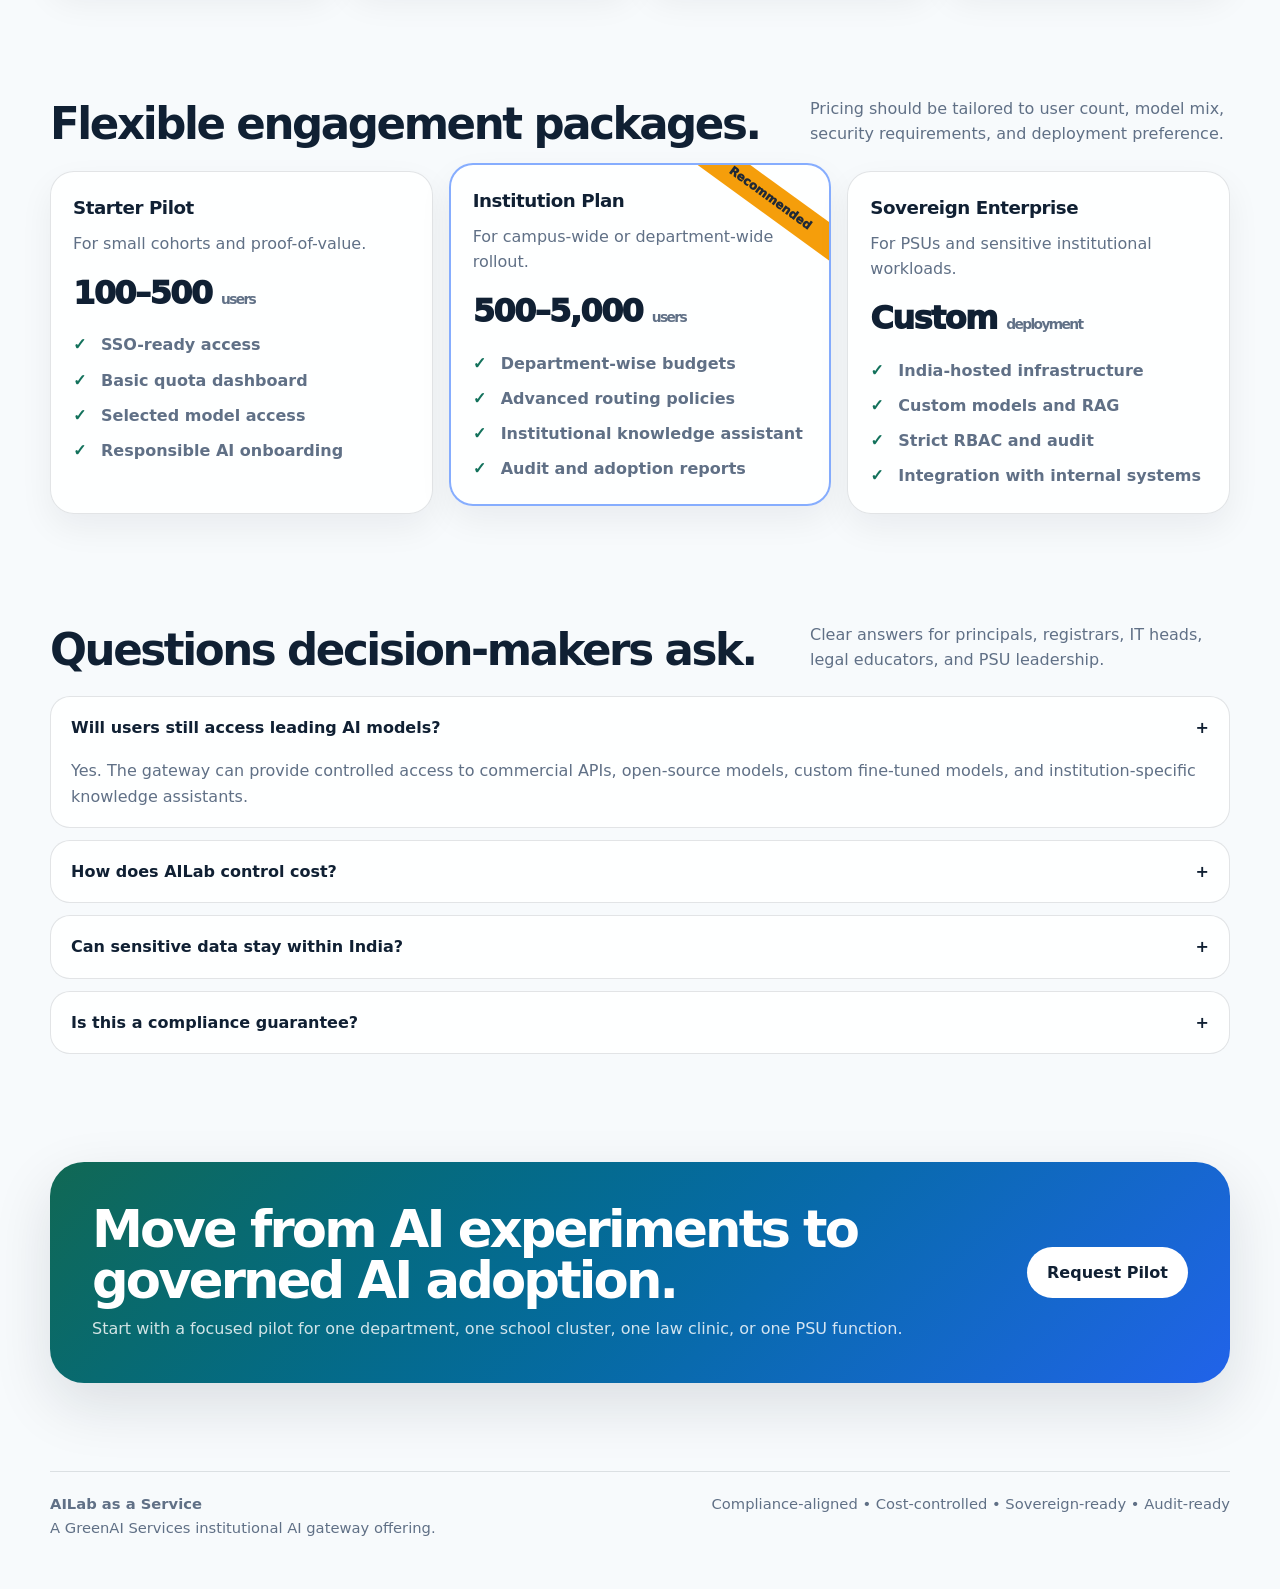
<file: ailaas.html>
<!DOCTYPE html>
<html lang="en">
<head>
  <meta charset="UTF-8" />
  <meta name="viewport" content="width=device-width, initial-scale=1.0" />
  <title>AILab as a Service | Customer-Centric Interactive Brochure</title>
  <style>
    :root {
      --bg: #f7fafc;
      --panel: rgba(255,255,255,0.88);
      --panel-solid: #ffffff;
      --ink: #102033;
      --muted: #607086;
      --brand: #12715b;
      --brand-2: #246bfe;
      --accent: #f59e0b;
      --danger: #b91c1c;
      --line: rgba(16, 32, 51, 0.12);
      --shadow: 0 22px 60px rgba(15, 23, 42, 0.12);
      --radius: 24px;
      --soft: #eaf7f2;
      --blue-soft: #ebf2ff;
      --orange-soft: #fff4df;
      --red-soft: #fff1f1;
    }

    [data-theme="dark"] {
      --bg: #08111f;
      --panel: rgba(15, 23, 42, 0.86);
      --panel-solid: #111827;
      --ink: #f8fafc;
      --muted: #a8b3c7;
      --brand: #54d8b2;
      --brand-2: #7aa2ff;
      --accent: #fbbf24;
      --danger: #fb7185;
      --line: rgba(248, 250, 252, 0.14);
      --shadow: 0 24px 80px rgba(0,0,0,0.36);
      --soft: rgba(84,216,178,0.12);
      --blue-soft: rgba(122,162,255,0.12);
      --orange-soft: rgba(251,191,36,0.12);
      --red-soft: rgba(251,113,133,0.12);
    }

    * { box-sizing: border-box; }
    html { scroll-behavior: smooth; }
    body {
      margin: 0;
      font-family: Inter, ui-sans-serif, system-ui, -apple-system, BlinkMacSystemFont, "Segoe UI", sans-serif;
      background:
        radial-gradient(circle at top left, rgba(36,107,254,0.16), transparent 34rem),
        radial-gradient(circle at 85% 8%, rgba(18,113,91,0.14), transparent 32rem),
        var(--bg);
      color: var(--ink);
      line-height: 1.58;
    }

    a { color: inherit; text-decoration: none; }
    .container { width: min(1180px, calc(100% - 36px)); margin: 0 auto; }
    .nav {
      position: sticky;
      top: 0;
      z-index: 50;
      backdrop-filter: blur(18px);
      background: color-mix(in srgb, var(--panel-solid) 82%, transparent);
      border-bottom: 1px solid var(--line);
    }
    .nav-inner {
      display: flex;
      justify-content: space-between;
      align-items: center;
      gap: 18px;
      min-height: 72px;
    }
    .logo {
      display: flex;
      align-items: center;
      gap: 12px;
      font-weight: 850;
      letter-spacing: -0.03em;
      font-size: 1.05rem;
    }
    .logo-mark {
      width: 42px;
      height: 42px;
      border-radius: 14px;
      background: linear-gradient(135deg, var(--brand), var(--brand-2));
      display: grid;
      place-items: center;
      color: white;
      box-shadow: 0 12px 28px rgba(18,113,91,0.22);
    }
    .logo small {
      display: block;
      color: var(--muted);
      font-weight: 600;
      letter-spacing: 0;
      font-size: 0.72rem;
      margin-top: -4px;
    }
    .nav-links {
      display: flex;
      align-items: center;
      gap: 8px;
      flex-wrap: wrap;
      justify-content: flex-end;
    }
    .nav-links a, .theme-toggle {
      border: 1px solid transparent;
      color: var(--muted);
      padding: 9px 11px;
      border-radius: 999px;
      font-weight: 700;
      font-size: 0.88rem;
      background: transparent;
      cursor: pointer;
    }
    .nav-links a:hover, .theme-toggle:hover {
      color: var(--ink);
      border-color: var(--line);
      background: var(--panel);
    }
    .btn {
      display: inline-flex;
      align-items: center;
      justify-content: center;
      gap: 9px;
      border: 0;
      border-radius: 999px;
      padding: 13px 20px;
      font-weight: 850;
      cursor: pointer;
      transition: transform 0.18s ease, box-shadow 0.18s ease, background 0.18s ease;
      white-space: nowrap;
    }
    .btn:hover { transform: translateY(-2px); }
    .btn-primary {
      background: linear-gradient(135deg, var(--brand), var(--brand-2));
      color: white;
      box-shadow: 0 16px 34px rgba(36,107,254,0.22);
    }
    .btn-secondary {
      background: var(--panel-solid);
      color: var(--ink);
      border: 1px solid var(--line);
      box-shadow: 0 12px 28px rgba(15,23,42,0.06);
    }

    .hero {
      padding: 82px 0 46px;
    }
    .hero-grid {
      display: grid;
      grid-template-columns: 1.08fr 0.92fr;
      gap: 34px;
      align-items: center;
    }
    .eyebrow {
      display: inline-flex;
      align-items: center;
      gap: 8px;
      padding: 8px 12px;
      border-radius: 999px;
      background: var(--soft);
      color: var(--brand);
      font-weight: 850;
      border: 1px solid color-mix(in srgb, var(--brand) 20%, transparent);
      margin-bottom: 18px;
    }
    h1 {
      font-size: clamp(2.45rem, 5.4vw, 5.4rem);
      line-height: 0.96;
      letter-spacing: -0.07em;
      margin: 0 0 22px;
    }
    .hero p.lead {
      color: var(--muted);
      font-size: clamp(1.08rem, 2vw, 1.35rem);
      margin: 0 0 28px;
      max-width: 760px;
    }
    .hero-actions { display: flex; gap: 12px; flex-wrap: wrap; margin-bottom: 24px; }
    .trust-row {
      display: grid;
      grid-template-columns: repeat(4, 1fr);
      gap: 10px;
      margin-top: 26px;
    }
    .trust-card {
      background: var(--panel);
      border: 1px solid var(--line);
      border-radius: 18px;
      padding: 14px;
      min-height: 94px;
    }
    .trust-card b { display: block; font-size: 1.4rem; letter-spacing: -0.04em; }
    .trust-card span { color: var(--muted); font-size: 0.86rem; }

    .hero-card {
      background: var(--panel);
      border: 1px solid var(--line);
      border-radius: var(--radius);
      box-shadow: var(--shadow);
      padding: 22px;
      position: relative;
      overflow: hidden;
    }
    .hero-card:before {
      content: "";
      position: absolute;
      inset: -120px -120px auto auto;
      width: 250px;
      height: 250px;
      background: radial-gradient(circle, rgba(36,107,254,0.18), transparent 70%);
      border-radius: 50%;
    }
    .mini-dashboard {
      display: grid;
      gap: 14px;
      position: relative;
    }
    .dash-top {
      display: flex;
      align-items: center;
      justify-content: space-between;
      gap: 12px;
    }
    .status-pill {
      display: inline-flex;
      align-items: center;
      gap: 8px;
      color: var(--brand);
      background: var(--soft);
      padding: 8px 10px;
      border-radius: 999px;
      font-size: 0.82rem;
      font-weight: 850;
    }
    .pulse {
      width: 9px; height: 9px;
      border-radius: 50%;
      background: var(--brand);
      box-shadow: 0 0 0 7px color-mix(in srgb, var(--brand) 14%, transparent);
    }
    .route-card {
      padding: 16px;
      border-radius: 20px;
      border: 1px solid var(--line);
      background: color-mix(in srgb, var(--panel-solid) 80%, transparent);
    }
    .route-line {
      display: flex;
      align-items: center;
      justify-content: space-between;
      gap: 12px;
      margin: 10px 0;
      color: var(--muted);
      font-weight: 700;
    }
    .bar {
      height: 10px;
      border-radius: 999px;
      background: color-mix(in srgb, var(--muted) 14%, transparent);
      overflow: hidden;
      margin-top: 8px;
    }
    .bar > i {
      display: block;
      height: 100%;
      border-radius: inherit;
      background: linear-gradient(90deg, var(--brand), var(--brand-2));
      width: var(--w);
    }
    .model-pills { display: flex; flex-wrap: wrap; gap: 8px; margin-top: 10px; }
    .model-pills span {
      border: 1px solid var(--line);
      background: var(--panel-solid);
      border-radius: 999px;
      padding: 7px 10px;
      font-weight: 800;
      font-size: 0.8rem;
    }

    section { padding: 54px 0; }
    .section-head {
      display: flex;
      justify-content: space-between;
      align-items: end;
      gap: 20px;
      margin-bottom: 24px;
    }
    .section-head h2 {
      font-size: clamp(2rem, 3.4vw, 3.2rem);
      line-height: 1;
      letter-spacing: -0.055em;
      margin: 0;
      max-width: 780px;
    }
    .section-head p {
      color: var(--muted);
      margin: 0;
      max-width: 420px;
    }

    .grid-3 {
      display: grid;
      grid-template-columns: repeat(3, 1fr);
      gap: 16px;
    }
    .grid-4 {
      display: grid;
      grid-template-columns: repeat(4, 1fr);
      gap: 16px;
    }
    .card {
      background: var(--panel);
      border: 1px solid var(--line);
      border-radius: var(--radius);
      padding: 22px;
      box-shadow: 0 14px 34px rgba(15,23,42,0.06);
    }
    .card h3 {
      margin: 0 0 8px;
      font-size: 1.14rem;
      letter-spacing: -0.025em;
    }
    .card p { color: var(--muted); margin: 0; }
    .icon {
      width: 46px; height: 46px;
      border-radius: 16px;
      display: grid; place-items: center;
      font-size: 1.25rem;
      background: var(--blue-soft);
      margin-bottom: 14px;
    }
    .icon.green { background: var(--soft); }
    .icon.orange { background: var(--orange-soft); }
    .icon.red { background: var(--red-soft); }

    .persona-tabs {
      display: flex;
      gap: 10px;
      flex-wrap: wrap;
      margin-bottom: 18px;
    }
    .tab {
      border: 1px solid var(--line);
      background: var(--panel-solid);
      color: var(--muted);
      border-radius: 999px;
      padding: 10px 14px;
      font-weight: 850;
      cursor: pointer;
    }
    .tab.active {
      background: linear-gradient(135deg, var(--brand), var(--brand-2));
      color: #fff;
      border-color: transparent;
    }
    .persona-panel {
      display: none;
      grid-template-columns: 0.9fr 1.1fr;
      gap: 18px;
      align-items: stretch;
    }
    .persona-panel.active { display: grid; }
    .bullets {
      list-style: none;
      padding: 0;
      margin: 14px 0 0;
      display: grid;
      gap: 10px;
    }
    .bullets li {
      position: relative;
      padding-left: 28px;
      color: var(--muted);
      font-weight: 650;
    }
    .bullets li:before {
      content: "✓";
      position: absolute;
      left: 0;
      top: 0;
      color: var(--brand);
      font-weight: 950;
    }
    .quote {
      font-size: 1.2rem;
      font-weight: 850;
      letter-spacing: -0.02em;
      padding: 22px;
      border-radius: 22px;
      background: linear-gradient(135deg, var(--soft), var(--blue-soft));
      border: 1px solid var(--line);
      min-height: 100%;
    }
    .quote span {
      display: block;
      font-size: 0.9rem;
      color: var(--muted);
      font-weight: 700;
      margin-top: 12px;
    }

    .architecture {
      background: var(--panel);
      border: 1px solid var(--line);
      border-radius: 30px;
      padding: 24px;
      box-shadow: var(--shadow);
    }
    .flow {
      display: grid;
      grid-template-columns: 1fr 0.8fr 1.2fr 1fr;
      gap: 14px;
      align-items: stretch;
    }
    .flow-col {
      border: 1px solid var(--line);
      border-radius: 22px;
      padding: 16px;
      background: color-mix(in srgb, var(--panel-solid) 76%, transparent);
    }
    .flow-col h3 { margin: 0 0 12px; font-size: 1rem; }
    .node {
      padding: 11px 12px;
      border-radius: 16px;
      background: var(--panel-solid);
      border: 1px solid var(--line);
      margin: 9px 0;
      font-weight: 800;
      color: var(--muted);
      font-size: 0.9rem;
    }
    .node.core { color: var(--ink); background: var(--orange-soft); }
    .node.green { background: var(--soft); }
    .node.blue { background: var(--blue-soft); }
    .node.red { background: var(--red-soft); }

    .router-demo {
      display: grid;
      grid-template-columns: 0.9fr 1.1fr;
      gap: 18px;
      align-items: stretch;
    }
    textarea, input[type="number"] {
      width: 100%;
      border: 1px solid var(--line);
      background: var(--panel-solid);
      color: var(--ink);
      border-radius: 18px;
      padding: 14px;
      font: inherit;
      outline: none;
    }
    textarea { min-height: 138px; resize: vertical; }
    label { font-weight: 850; display: block; margin-bottom: 8px; }
    .result-box {
      min-height: 138px;
      border-radius: 22px;
      padding: 20px;
      background: linear-gradient(135deg, var(--soft), var(--blue-soft));
      border: 1px solid var(--line);
    }
    .result-box h3 { margin-top: 0; letter-spacing: -0.02em; }
    .tag-row { display: flex; gap: 8px; flex-wrap: wrap; margin-top: 12px; }
    .tag {
      padding: 7px 10px;
      border-radius: 999px;
      background: var(--panel-solid);
      border: 1px solid var(--line);
      color: var(--muted);
      font-size: 0.78rem;
      font-weight: 850;
    }

    .calculator {
      display: grid;
      grid-template-columns: 0.95fr 1.05fr;
      gap: 18px;
      align-items: stretch;
    }
    .calc-grid {
      display: grid;
      grid-template-columns: repeat(2, 1fr);
      gap: 14px;
    }
    .range-wrap input[type="range"] { width: 100%; accent-color: var(--brand); }
    .big-number {
      font-size: clamp(2.2rem, 5vw, 4.4rem);
      line-height: 1;
      font-weight: 950;
      letter-spacing: -0.07em;
      margin: 8px 0;
      background: linear-gradient(135deg, var(--brand), var(--brand-2));
      -webkit-background-clip: text;
      color: transparent;
    }
    .mini-metrics {
      display: grid;
      grid-template-columns: repeat(3, 1fr);
      gap: 10px;
      margin-top: 14px;
    }
    .metric {
      border: 1px solid var(--line);
      background: var(--panel-solid);
      padding: 14px;
      border-radius: 18px;
    }
    .metric b { display: block; font-size: 1.25rem; letter-spacing: -0.035em; }
    .metric span { color: var(--muted); font-size: 0.82rem; font-weight: 700; }

    .timeline {
      display: grid;
      grid-template-columns: repeat(4, 1fr);
      gap: 14px;
      counter-reset: step;
    }
    .step {
      position: relative;
      counter-increment: step;
      padding-top: 54px;
    }
    .step:before {
      content: counter(step);
      position: absolute;
      top: 18px;
      left: 22px;
      width: 30px;
      height: 30px;
      display: grid;
      place-items: center;
      border-radius: 50%;
      background: linear-gradient(135deg, var(--brand), var(--brand-2));
      color: white;
      font-weight: 950;
    }

    .packages {
      display: grid;
      grid-template-columns: repeat(3, 1fr);
      gap: 16px;
      align-items: stretch;
    }
    .package {
      position: relative;
      overflow: hidden;
    }
    .package.featured {
      border: 2px solid color-mix(in srgb, var(--brand-2) 55%, transparent);
      transform: translateY(-8px);
    }
    .ribbon {
      position: absolute;
      top: 18px;
      right: -36px;
      transform: rotate(36deg);
      background: var(--accent);
      color: #1f2937;
      font-weight: 950;
      padding: 6px 46px;
      font-size: 0.74rem;
    }
    .price {
      font-size: 2rem;
      font-weight: 950;
      letter-spacing: -0.05em;
      margin: 12px 0 4px;
    }
    .price small { font-size: 0.86rem; color: var(--muted); font-weight: 800; }

    .faq { display: grid; gap: 12px; }
    .faq-item {
      border: 1px solid var(--line);
      border-radius: 20px;
      background: var(--panel);
      overflow: hidden;
    }
    .faq-q {
      width: 100%;
      text-align: left;
      background: transparent;
      border: 0;
      color: var(--ink);
      padding: 18px 20px;
      font: inherit;
      font-weight: 900;
      cursor: pointer;
      display: flex;
      justify-content: space-between;
      align-items: center;
      gap: 12px;
    }
    .faq-a {
      max-height: 0;
      overflow: hidden;
      transition: max-height 0.25s ease;
      color: var(--muted);
      padding: 0 20px;
    }
    .faq-item.open .faq-a {
      max-height: 220px;
      padding: 0 20px 18px;
    }

    .cta {
      background: linear-gradient(135deg, color-mix(in srgb, var(--brand) 92%, #000), color-mix(in srgb, var(--brand-2) 92%, #000));
      color: white;
      border-radius: 34px;
      padding: 42px;
      display: grid;
      grid-template-columns: 1fr auto;
      gap: 20px;
      align-items: center;
      box-shadow: var(--shadow);
    }
    .cta h2 { color: white; margin: 0 0 10px; font-size: clamp(2rem, 4vw, 3.4rem); letter-spacing: -0.055em; line-height: 1; }
    .cta p { margin: 0; color: rgba(255,255,255,0.82); }
    .cta .btn { background: #fff; color: #102033; box-shadow: none; }

    footer {
      padding: 34px 0 50px;
      color: var(--muted);
      font-size: 0.92rem;
    }
    .footer-grid {
      display: flex;
      justify-content: space-between;
      gap: 18px;
      border-top: 1px solid var(--line);
      padding-top: 20px;
      flex-wrap: wrap;
    }

    .mobile-menu { display: none; }

    @media (max-width: 940px) {
      .hero-grid, .persona-panel, .router-demo, .calculator, .flow, .cta {
        grid-template-columns: 1fr;
      }
      .grid-3, .grid-4, .packages, .timeline {
        grid-template-columns: repeat(2, 1fr);
      }
      .section-head {
        align-items: start;
        flex-direction: column;
      }
      .trust-row { grid-template-columns: repeat(2, 1fr); }
      .package.featured { transform: none; }
      .nav-links a { display: none; }
      .mobile-menu { display: inline-flex; }
    }

    @media (max-width: 620px) {
      .grid-3, .grid-4, .packages, .timeline, .trust-row, .calc-grid, .mini-metrics {
        grid-template-columns: 1fr;
      }
      .hero { padding-top: 54px; }
      .container { width: min(100% - 24px, 1180px); }
      .cta { padding: 28px; border-radius: 26px; }
      .nav-inner { min-height: 66px; }
      .logo small { display: none; }
      h1 { font-size: 3rem; }
    }

    @media print {
      .nav, .theme-toggle, .btn, .faq-q span { display: none !important; }
      body { background: white; color: #111827; }
      .card, .hero-card, .architecture, .cta, .faq-item { box-shadow: none; break-inside: avoid; }
      section { padding: 24px 0; }
      .faq-a { max-height: none !important; padding: 0 20px 18px !important; }
      .persona-panel { display: grid !important; }
    }
  </style>
</head>
<body data-theme="light">
  <nav class="nav">
    <div class="container nav-inner">
      <a href="#top" class="logo" aria-label="AILab as a Service home">
        <span class="logo-mark">AI</span>
        <span>AILab as a Service <small>by GreenAI Services</small></span>
      </a>
      <div class="nav-links">
        <a href="#customers">Customers</a>
        <a href="#routing">Routing</a>
        <a href="#savings">Savings</a>
        <a href="#pilot">Pilot</a>
        <button class="theme-toggle" id="themeToggle" type="button">🌙 Theme</button>
        <a class="btn btn-primary" href="#contact">Start Pilot</a>
      </div>
    </div>
  </nav>

  <main id="top">
    <section class="hero">
      <div class="container hero-grid">
        <div>
          <div class="eyebrow">Customer-first AI infrastructure for Indian institutions</div>
          <h1>One secure gateway for every institutional AI need.</h1>
          <p class="lead">
            AILab as a Service helps schools, colleges, universities, law institutions, and PSUs adopt AI without losing control over cost, data, compliance, or academic integrity.
          </p>
          <div class="hero-actions">
            <a class="btn btn-primary" href="#savings">Estimate Savings</a>
            <a class="btn btn-secondary" href="#architecture">View Architecture</a>
          </div>
          <div class="trust-row" aria-label="Key benefits">
            <div class="trust-card"><b>One</b><span>institutional login for multiple AI models</span></div>
            <div class="trust-card"><b>Role</b><span>based access for students, faculty, staff, and officers</span></div>
            <div class="trust-card"><b>Quota</b><span>based token governance and budget control</span></div>
            <div class="trust-card"><b>Audit</b><span>ready logs for responsible AI governance</span></div>
          </div>
        </div>

        <aside class="hero-card" aria-label="AILab dashboard preview">
          <div class="mini-dashboard">
            <div class="dash-top">
              <strong>Live Gateway Snapshot</strong>
              <span class="status-pill"><i class="pulse"></i>Secure routing active</span>
            </div>
            <div class="route-card">
              <div class="route-line"><span>Routine classroom prompts</span><strong>Open-source</strong></div>
              <div class="bar"><i style="--w: 82%"></i></div>
              <div class="route-line"><span>Advanced research prompts</span><strong>Frontier API</strong></div>
              <div class="bar"><i style="--w: 47%"></i></div>
              <div class="route-line"><span>Sensitive legal / PSU data</span><strong>Sovereign model</strong></div>
              <div class="bar"><i style="--w: 63%"></i></div>
            </div>
            <div class="route-card">
              <strong>Available Model Layer</strong>
              <div class="model-pills">
                <span>Llama</span><span>Mistral</span><span>Qwen</span><span>DeepSeek</span><span>Gemini</span><span>OpenAI</span><span>Anthropic</span><span>Custom RAG</span>
              </div>
            </div>
          </div>
        </aside>
      </div>
    </section>

    <section id="challenge">
      <div class="container">
        <div class="section-head">
          <h2>Your institution wants AI. But unmanaged AI creates new risks.</h2>
          <p>AILab is built around the everyday anxieties of institutional decision-makers: cost, safety, governance, and adoption.</p>
        </div>
        <div class="grid-4">
          <div class="card">
            <div class="icon red">₹</div>
            <h3>Budget uncertainty</h3>
            <p>Uncontrolled token usage can turn AI adoption into unpredictable recurring expenditure.</p>
          </div>
          <div class="card">
            <div class="icon orange">🔐</div>
            <h3>Data leakage risk</h3>
            <p>Student data, legal data, exam material, research files, and PSU documents need protected routing.</p>
          </div>
          <div class="card">
            <div class="icon blue">🧩</div>
            <h3>Tool fragmentation</h3>
            <p>Multiple tools, accounts, vendors, and API keys make administration difficult and unsafe.</p>
          </div>
          <div class="card">
            <div class="icon green">📋</div>
            <h3>Weak auditability</h3>
            <p>Institutions need logs, access controls, and review mechanisms for responsible AI use.</p>
          </div>
        </div>
      </div>
    </section>

    <section id="customers">
      <div class="container">
        <div class="section-head">
          <h2>Designed around your institution’s real users.</h2>
          <p>Choose your institution type to see the most relevant customer outcomes.</p>
        </div>

        <div class="persona-tabs" role="tablist" aria-label="Customer segments">
          <button class="tab active" data-tab="school" type="button">Schools</button>
          <button class="tab" data-tab="college" type="button">Colleges & Universities</button>
          <button class="tab" data-tab="law" type="button">Law Institutions</button>
          <button class="tab" data-tab="psu" type="button">PSUs</button>
        </div>

        <div class="persona-panel active" id="school">
          <div class="card">
            <h3>For Schools</h3>
            <p>Give teachers and students a safe, age-appropriate AI workspace that supports learning without exposing children to unmanaged public AI tools.</p>
            <ul class="bullets">
              <li>Student-safe access with class-wise controls</li>
              <li>Teacher assistants for lesson plans, worksheets, and rubrics</li>
              <li>AI and computational thinking support from early grades</li>
              <li>Parent and administrator confidence through transparent governance</li>
            </ul>
          </div>
          <div class="quote">“We want AI in classrooms, but not chaos. AILab gives us a governed path.” <span>Ideal buyer: Principal, school trust, academic coordinator</span></div>
        </div>

        <div class="persona-panel" id="college">
          <div class="card">
            <h3>For Colleges & Universities</h3>
            <p>Enable faculty research, academic writing, assignment design, coding, data analysis, and institutional knowledge discovery from one governed AI gateway.</p>
            <ul class="bullets">
              <li>Department-wise quotas and usage analytics</li>
              <li>Faculty research assistants and student learning tools</li>
              <li>Institutional RAG over approved documents and repositories</li>
              <li>Academic integrity review with prompt and response logs</li>
            </ul>
          </div>
          <div class="quote">“We need AI access at scale, but with academic integrity and budget discipline.” <span>Ideal buyer: Vice Chancellor, Registrar, Dean, IQAC, IT Cell</span></div>
        </div>

        <div class="persona-panel" id="law">
          <div class="card">
            <h3>For Law Institutions</h3>
            <p>Teach AI-assisted legal research and drafting in a controlled environment where confidentiality, citations, and audit trails are built into the workflow.</p>
            <ul class="bullets">
              <li>Controlled legal research assistants</li>
              <li>Case-law summarisation and drafting support</li>
              <li>Legal aid clinic workflows with protected data handling</li>
              <li>Human review before sensitive use</li>
            </ul>
          </div>
          <div class="quote">“Students must learn AI-assisted law, but not by uploading client facts into uncontrolled public systems.” <span>Ideal buyer: Law school director, legal clinic head, faculty coordinator</span></div>
        </div>

        <div class="persona-panel" id="psu">
          <div class="card">
            <h3>For PSUs</h3>
            <p>Support secure AI use across departments for policy, compliance, procurement, ESG reporting, multilingual operations, and internal knowledge management.</p>
            <ul class="bullets">
              <li>Officer-wise and department-wise access control</li>
              <li>Sovereign routing for sensitive workloads</li>
              <li>Audit-ready logs for governance and RTI preparedness</li>
              <li>Integration with internal documents, manuals, and compliance workflows</li>
            </ul>
          </div>
          <div class="quote">“We need productivity gains without compromising sovereignty, compliance, or public accountability.” <span>Ideal buyer: CMD office, IT, compliance, HRD, digital transformation cell</span></div>
        </div>
      </div>
    </section>

    <section id="solution">
      <div class="container">
        <div class="section-head">
          <h2>What AILab gives your institution.</h2>
          <p>A complete managed layer between your users and the global AI ecosystem.</p>
        </div>
        <div class="grid-3">
          <div class="card">
            <div class="icon green">🔑</div>
            <h3>One Login</h3>
            <p>SSO integration with role-based access across students, faculty, officers, researchers, and administrators.</p>
          </div>
          <div class="card">
            <div class="icon blue">🧠</div>
            <h3>Right-Size Intelligence</h3>
            <p>Automatically routes routine, advanced, and sensitive prompts to the most appropriate model.</p>
          </div>
          <div class="card">
            <div class="icon orange">📊</div>
            <h3>Token Governance</h3>
            <p>Hard quotas, department budgets, usage dashboards, and fallback routing prevent runaway AI costs.</p>
          </div>
          <div class="card">
            <div class="icon green">🇮🇳</div>
            <h3>Sovereign Deployment</h3>
            <p>Sensitive workloads can be routed to India-based or institution-controlled infrastructure.</p>
          </div>
          <div class="card">
            <div class="icon blue">📚</div>
            <h3>Institutional Knowledge</h3>
            <p>Build AI assistants over approved policies, handbooks, research documents, circulars, and legal material.</p>
          </div>
          <div class="card">
            <div class="icon red">🛡️</div>
            <h3>Compliance-Aligned Logs</h3>
            <p>Capture prompts, responses, model choices, token use, and user actions for review and governance.</p>
          </div>
        </div>
      </div>
    </section>

    <section id="routing">
      <div class="container">
        <div class="section-head">
          <h2>Try the routing logic.</h2>
          <p>Type a sample request and see how the AILab gateway would classify and route it.</p>
        </div>
        <div class="router-demo">
          <div class="card">
            <label for="promptInput">Sample institutional AI request</label>
            <textarea id="promptInput">Summarise this internal procurement policy and identify compliance risks.</textarea>
            <div class="hero-actions" style="margin-top:14px; margin-bottom:0;">
              <button class="btn btn-primary" type="button" id="routeBtn">Route Prompt</button>
              <button class="btn btn-secondary" type="button" id="sampleBtn">Try Another Sample</button>
            </div>
          </div>
          <div class="result-box" id="routeResult" aria-live="polite">
            <h3>Recommended route: Sovereign / controlled model</h3>
            <p>This prompt appears to involve internal policy or compliance material. AILab would prefer a protected route with audit logging and access control.</p>
            <div class="tag-row">
              <span class="tag">Sensitive data</span><span class="tag">Audit log</span><span class="tag">RBAC</span><span class="tag">Controlled model</span>
            </div>
          </div>
        </div>
      </div>
    </section>

    <section id="savings">
      <div class="container">
        <div class="section-head">
          <h2>Estimate how governance reduces waste.</h2>
          <p>This simple estimator shows why routing routine prompts away from expensive models can matter at institutional scale.</p>
        </div>
        <div class="calculator">
          <div class="card">
            <div class="calc-grid">
              <div>
                <label for="users">Active users</label>
                <input id="users" type="number" min="10" step="10" value="500" />
              </div>
              <div>
                <label for="prompts">Prompts per user / month</label>
                <input id="prompts" type="number" min="1" step="1" value="80" />
              </div>
              <div class="range-wrap">
                <label for="routine">Routine prompts routed to low-cost models: <span id="routineVal">65%</span></label>
                <input id="routine" type="range" min="0" max="90" value="65" />
              </div>
              <div class="range-wrap">
                <label for="cost">Assumed premium cost per prompt: ₹<span id="costVal">2.00</span></label>
                <input id="cost" type="range" min="0.5" max="8" step="0.25" value="2" />
              </div>
            </div>
            <p style="color:var(--muted); margin-top:14px;">Assumption: routine prompts routed to low-cost models cost 25% of the premium route. Actual savings depend on model mix, contracts, token sizes, and deployment model.</p>
          </div>
          <div class="card">
            <span class="eyebrow" style="margin-bottom:8px;">Illustrative monthly savings</span>
            <div class="big-number" id="savingsOut">₹52,000</div>
            <p id="calcExplain">With 500 users and 40,000 monthly prompts, routing 65% routine prompts can reduce estimated spend from ₹80,000 to ₹28,000.</p>
            <div class="mini-metrics">
              <div class="metric"><b id="promptOut">40,000</b><span>monthly prompts</span></div>
              <div class="metric"><b id="beforeOut">₹80,000</b><span>without routing</span></div>
              <div class="metric"><b id="afterOut">₹28,000</b><span>with routing</span></div>
            </div>
          </div>
        </div>
      </div>
    </section>

    <section id="architecture">
      <div class="container">
        <div class="section-head">
          <h2>Unified gateway architecture.</h2>
          <p>The institution interacts with one governed AI layer. The gateway handles identity, cost, privacy, auditability, and model selection.</p>
        </div>
        <div class="architecture">
          <div class="flow">
            <div class="flow-col">
              <h3>1. User Layer</h3>
              <div class="node">Students</div>
              <div class="node">Faculty & Researchers</div>
              <div class="node">Law Clinics</div>
              <div class="node">PSU Officers</div>
            </div>
            <div class="flow-col">
              <h3>2. One Login</h3>
              <div class="node core">SSO</div>
              <div class="node core">OAuth / SAML</div>
              <div class="node core">Active Directory</div>
            </div>
            <div class="flow-col">
              <h3>3. AILab Gateway</h3>
              <div class="node blue">Identity & RBAC</div>
              <div class="node orange">Budget & Quotas</div>
              <div class="node red">Privacy Guardrails</div>
              <div class="node red">Immutable Audit Logs</div>
              <div class="node green">Intelligent Prompt Router</div>
            </div>
            <div class="flow-col">
              <h3>4. Model Layer</h3>
              <div class="node green">Low-cost open-source models</div>
              <div class="node blue">Advanced commercial APIs</div>
              <div class="node orange">Institution-specific RAG</div>
              <div class="node red">Sovereign deployment</div>
            </div>
          </div>
        </div>
      </div>
    </section>

    <section id="pilot">
      <div class="container">
        <div class="section-head">
          <h2>Launch as a controlled pilot.</h2>
          <p>Start small, measure adoption, prove savings, and scale with governance.</p>
        </div>
        <div class="timeline">
          <div class="card step">
            <h3>Discovery</h3>
            <p>Map user groups, data sensitivity, policies, workflows, and existing SSO environment.</p>
          </div>
          <div class="card step">
            <h3>Gateway Setup</h3>
            <p>Configure roles, quotas, model routes, audit rules, and institution-specific knowledge sources.</p>
          </div>
          <div class="card step">
            <h3>Training</h3>
            <p>Onboard faculty, students, officers, and administrators with responsible usage guidelines.</p>
          </div>
          <div class="card step">
            <h3>Scale Decision</h3>
            <p>Review adoption, savings, risk logs, user feedback, and recommendations for wider rollout.</p>
          </div>
        </div>
      </div>
    </section>

    <section id="packages">
      <div class="container">
        <div class="section-head">
          <h2>Flexible engagement packages.</h2>
          <p>Pricing should be tailored to user count, model mix, security requirements, and deployment preference.</p>
        </div>
        <div class="packages">
          <div class="card package">
            <h3>Starter Pilot</h3>
            <p>For small cohorts and proof-of-value.</p>
            <div class="price">100–500 <small>users</small></div>
            <ul class="bullets">
              <li>SSO-ready access</li>
              <li>Basic quota dashboard</li>
              <li>Selected model access</li>
              <li>Responsible AI onboarding</li>
            </ul>
          </div>
          <div class="card package featured">
            <div class="ribbon">Recommended</div>
            <h3>Institution Plan</h3>
            <p>For campus-wide or department-wide rollout.</p>
            <div class="price">500–5,000 <small>users</small></div>
            <ul class="bullets">
              <li>Department-wise budgets</li>
              <li>Advanced routing policies</li>
              <li>Institutional knowledge assistant</li>
              <li>Audit and adoption reports</li>
            </ul>
          </div>
          <div class="card package">
            <h3>Sovereign Enterprise</h3>
            <p>For PSUs and sensitive institutional workloads.</p>
            <div class="price">Custom <small>deployment</small></div>
            <ul class="bullets">
              <li>India-hosted infrastructure</li>
              <li>Custom models and RAG</li>
              <li>Strict RBAC and audit</li>
              <li>Integration with internal systems</li>
            </ul>
          </div>
        </div>
      </div>
    </section>

    <section id="faq-section">
      <div class="container">
        <div class="section-head">
          <h2>Questions decision-makers ask.</h2>
          <p>Clear answers for principals, registrars, IT heads, legal educators, and PSU leadership.</p>
        </div>
        <div class="faq">
          <div class="faq-item open">
            <button class="faq-q" type="button">Will users still access leading AI models? <span>+</span></button>
            <div class="faq-a">Yes. The gateway can provide controlled access to commercial APIs, open-source models, custom fine-tuned models, and institution-specific knowledge assistants.</div>
          </div>
          <div class="faq-item">
            <button class="faq-q" type="button">How does AILab control cost? <span>+</span></button>
            <div class="faq-a">It applies quotas, routes routine prompts to low-cost models, sets department budgets, monitors usage, and can fall back to alternate models when needed.</div>
          </div>
          <div class="faq-item">
            <button class="faq-q" type="button">Can sensitive data stay within India? <span>+</span></button>
            <div class="faq-a">Yes. Sensitive workloads can be routed to India-hosted or institution-controlled infrastructure, depending on the selected deployment model.</div>
          </div>
          <div class="faq-item">
            <button class="faq-q" type="button">Is this a compliance guarantee? <span>+</span></button>
            <div class="faq-a">No technology platform alone can guarantee compliance. AILab is compliance-aligned and audit-ready, but final compliance depends on institutional policies, contracts, consent flows, and deployment choices.</div>
          </div>
        </div>
      </div>
    </section>

    <section id="contact">
      <div class="container">
        <div class="cta">
          <div>
            <h2>Move from AI experiments to governed AI adoption.</h2>
            <p>Start with a focused pilot for one department, one school cluster, one law clinic, or one PSU function.</p>
          </div>
          <a class="btn" href="mailto:prasenjit.majumder@gmail.com?subject=AILab%20as%20a%20Service%20Pilot%20Enquiry">Request Pilot</a>
        </div>
      </div>
    </section>
  </main>

  <footer>
    <div class="container footer-grid">
      <div><strong>AILab as a Service</strong><br/>A GreenAI Services institutional AI gateway offering.</div>
      <div>Compliance-aligned • Cost-controlled • Sovereign-ready • Audit-ready</div>
    </div>
  </footer>

  <script>
    const body = document.body;
    const themeToggle = document.getElementById('themeToggle');
    themeToggle.addEventListener('click', () => {
      const next = body.getAttribute('data-theme') === 'dark' ? 'light' : 'dark';
      body.setAttribute('data-theme', next);
      themeToggle.textContent = next === 'dark' ? '☀️ Theme' : '🌙 Theme';
    });

    document.querySelectorAll('.tab').forEach(btn => {
      btn.addEventListener('click', () => {
        document.querySelectorAll('.tab').forEach(b => b.classList.remove('active'));
        document.querySelectorAll('.persona-panel').forEach(p => p.classList.remove('active'));
        btn.classList.add('active');
        document.getElementById(btn.dataset.tab).classList.add('active');
      });
    });

    const samples = [
      "Create five worksheet questions for Class 6 on fractions.",
      "Summarise this internal procurement policy and identify compliance risks.",
      "Draft a legal research memo on bail jurisprudence using uploaded case notes.",
      "Translate this circular into Bengali and Hindi.",
      "Analyse this PSU ESG data sheet and find missing BRSR evidence.",
      "Help a student understand Python loops with a simple example.",
      "Review this confidential student grievance document and recommend next steps."
    ];
    let sampleIndex = 0;

    function classifyPrompt(text) {
      const lower = text.toLowerCase();
      const sensitive = ["confidential", "legal", "case", "procurement", "policy", "student grievance", "psu", "internal", "esg", "brsr", "evidence", "contract", "client", "court"];
      const advanced = ["analyse", "analyze", "research", "memo", "coding", "jurisprudence", "reasoning", "compliance", "risk"];
      const routine = ["worksheet", "translate", "summarise", "summarize", "grammar", "lesson", "simple", "example"];

      const hasSensitive = sensitive.some(w => lower.includes(w));
      const hasAdvanced = advanced.some(w => lower.includes(w));
      const hasRoutine = routine.some(w => lower.includes(w));

      if (hasSensitive) {
        return {
          title: "Recommended route: Sovereign / controlled model",
          body: "This prompt appears to involve sensitive institutional, legal, PSU, student, policy, or compliance data. AILab would prefer a protected route with RBAC, audit logging, and restricted model access.",
          tags: ["Sensitive data", "Audit log", "RBAC", "Controlled model"]
        };
      }
      if (hasAdvanced) {
        return {
          title: "Recommended route: Advanced reasoning model",
          body: "This looks like a higher-complexity request. AILab would route it to an advanced model while preserving institutional logs and cost visibility.",
          tags: ["Complex reasoning", "Premium model", "Logged usage", "Review ready"]
        };
      }
      if (hasRoutine) {
        return {
          title: "Recommended route: Low-cost open-source model",
          body: "This is likely a routine learning, drafting, summarisation, or translation task. AILab can route it to a faster, lower-cost model to save budget.",
          tags: ["Routine prompt", "Low-cost model", "Fast response", "Budget saving"]
        };
      }
      return {
        title: "Recommended route: Standard governed model",
        body: "This request does not appear highly sensitive or unusually complex. AILab would use a balanced model route with normal logging and quota controls.",
        tags: ["Standard route", "Quota control", "Logged usage", "Balanced model"]
      };
    }

    function renderRoute() {
      const text = document.getElementById('promptInput').value;
      const result = classifyPrompt(text);
      document.getElementById('routeResult').innerHTML = `
        <h3>${result.title}</h3>
        <p>${result.body}</p>
        <div class="tag-row">${result.tags.map(t => `<span class="tag">${t}</span>`).join('')}</div>
      `;
    }
    document.getElementById('routeBtn').addEventListener('click', renderRoute);
    document.getElementById('sampleBtn').addEventListener('click', () => {
      sampleIndex = (sampleIndex + 1) % samples.length;
      document.getElementById('promptInput').value = samples[sampleIndex];
      renderRoute();
    });

    const users = document.getElementById('users');
    const prompts = document.getElementById('prompts');
    const routine = document.getElementById('routine');
    const cost = document.getElementById('cost');
    const routineVal = document.getElementById('routineVal');
    const costVal = document.getElementById('costVal');

    function money(n) {
      return new Intl.NumberFormat('en-IN', { style: 'currency', currency: 'INR', maximumFractionDigits: 0 }).format(n);
    }
    function number(n) {
      return new Intl.NumberFormat('en-IN').format(Math.round(n));
    }
    function updateCalc() {
      const u = Math.max(0, Number(users.value || 0));
      const p = Math.max(0, Number(prompts.value || 0));
      const r = Math.max(0, Math.min(0.9, Number(routine.value) / 100));
      const c = Math.max(0, Number(cost.value || 0));
      const totalPrompts = u * p;
      const before = totalPrompts * c;
      const lowCost = c * 0.25;
      const after = (totalPrompts * r * lowCost) + (totalPrompts * (1-r) * c);
      const savings = before - after;

      routineVal.textContent = Math.round(r * 100) + "%";
      costVal.textContent = c.toFixed(2);
      document.getElementById('savingsOut').textContent = money(savings);
      document.getElementById('promptOut').textContent = number(totalPrompts);
      document.getElementById('beforeOut').textContent = money(before);
      document.getElementById('afterOut').textContent = money(after);
      document.getElementById('calcExplain').textContent =
        `With ${number(u)} users and ${number(totalPrompts)} monthly prompts, routing ${Math.round(r*100)}% routine prompts can reduce estimated spend from ${money(before)} to ${money(after)}.`;
    }
    [users, prompts, routine, cost].forEach(el => el.addEventListener('input', updateCalc));
    updateCalc();

    document.querySelectorAll('.faq-q').forEach(button => {
      button.addEventListener('click', () => {
        const item = button.closest('.faq-item');
        item.classList.toggle('open');
      });
    });
  </script>
</body>
</html>
</file>
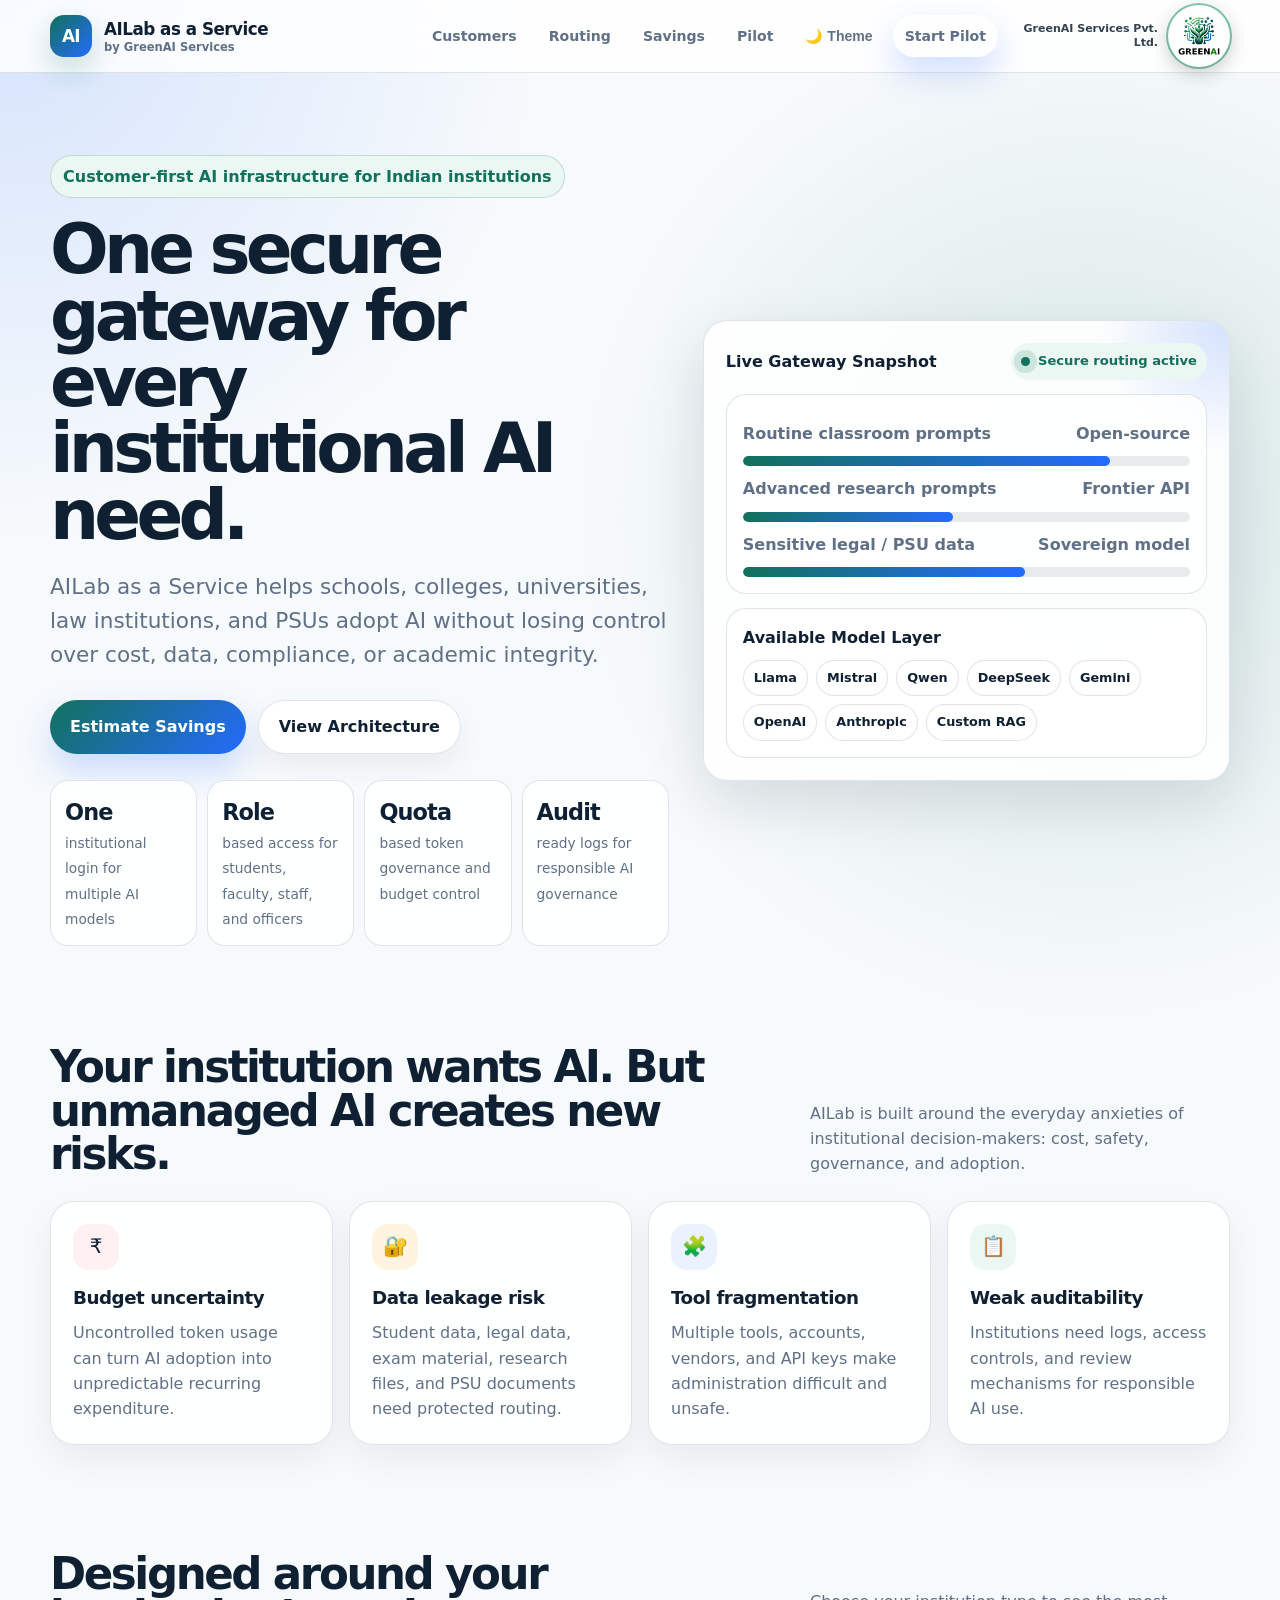
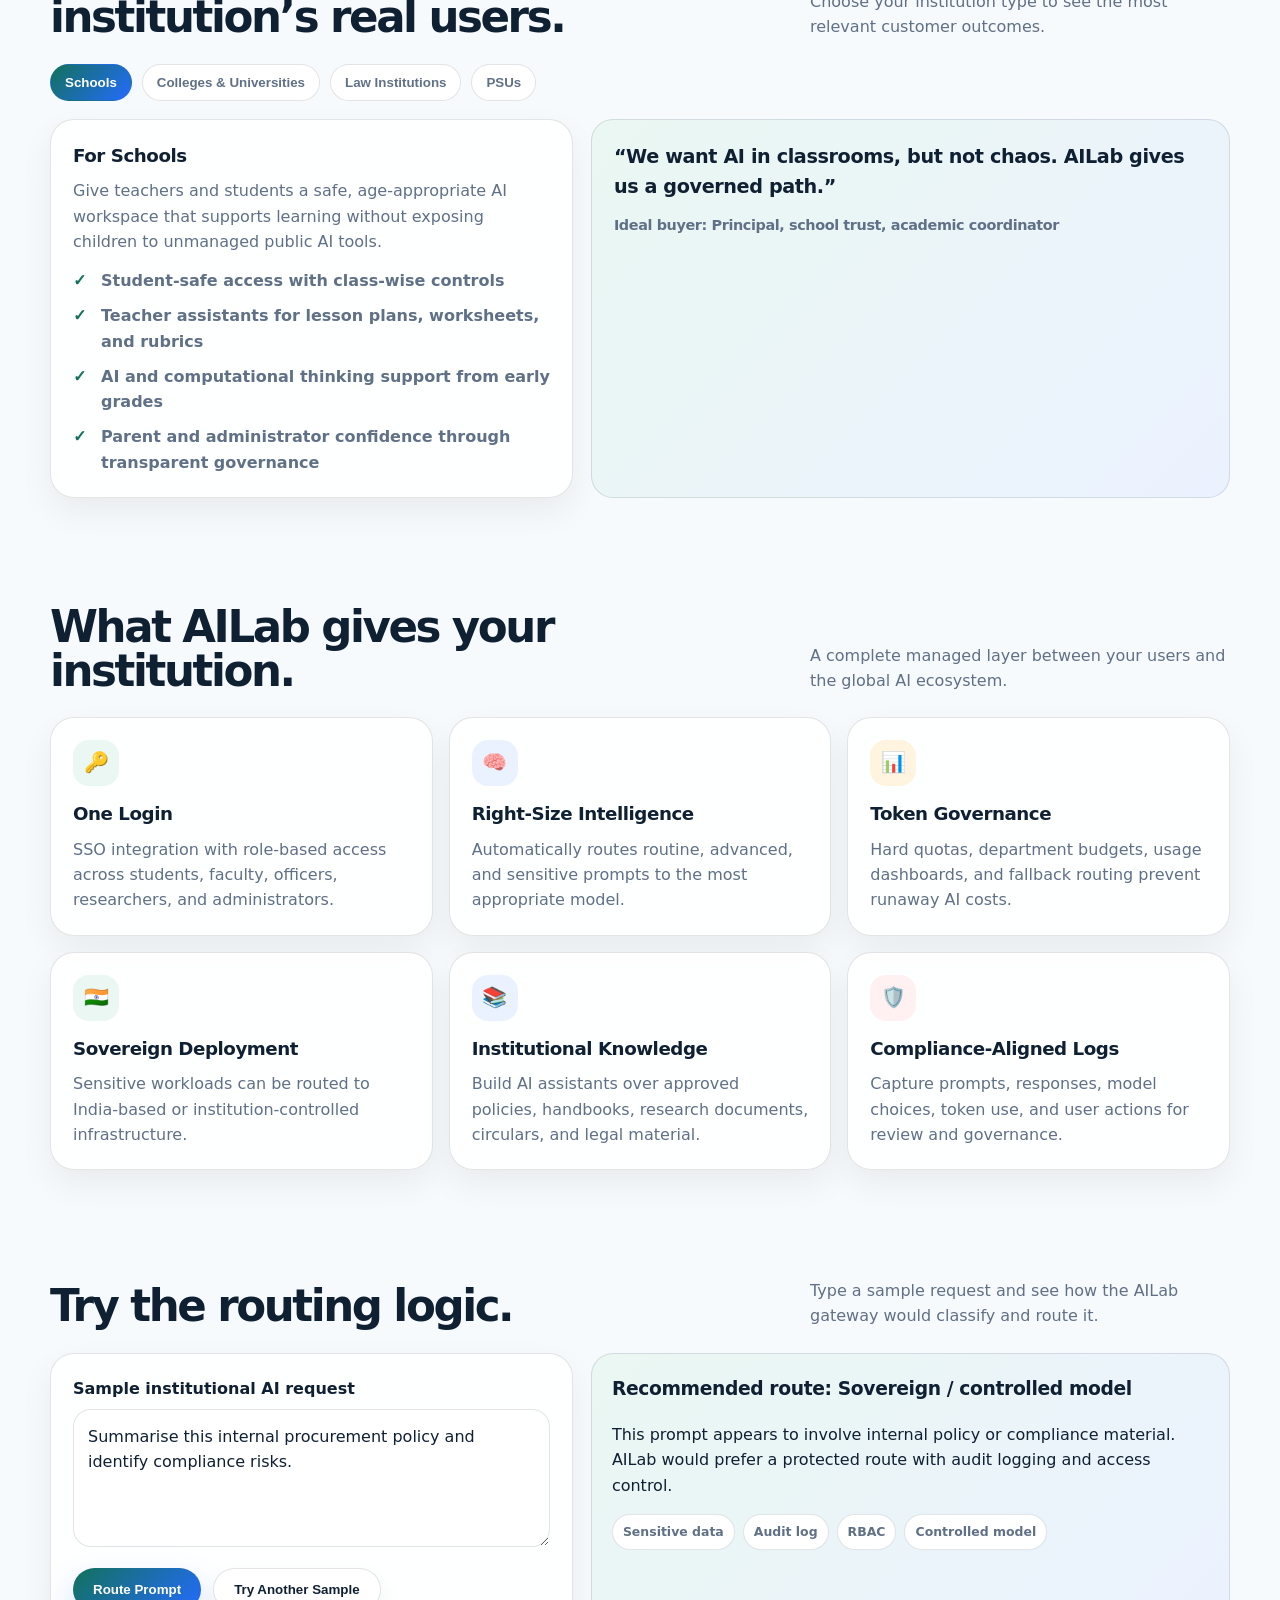
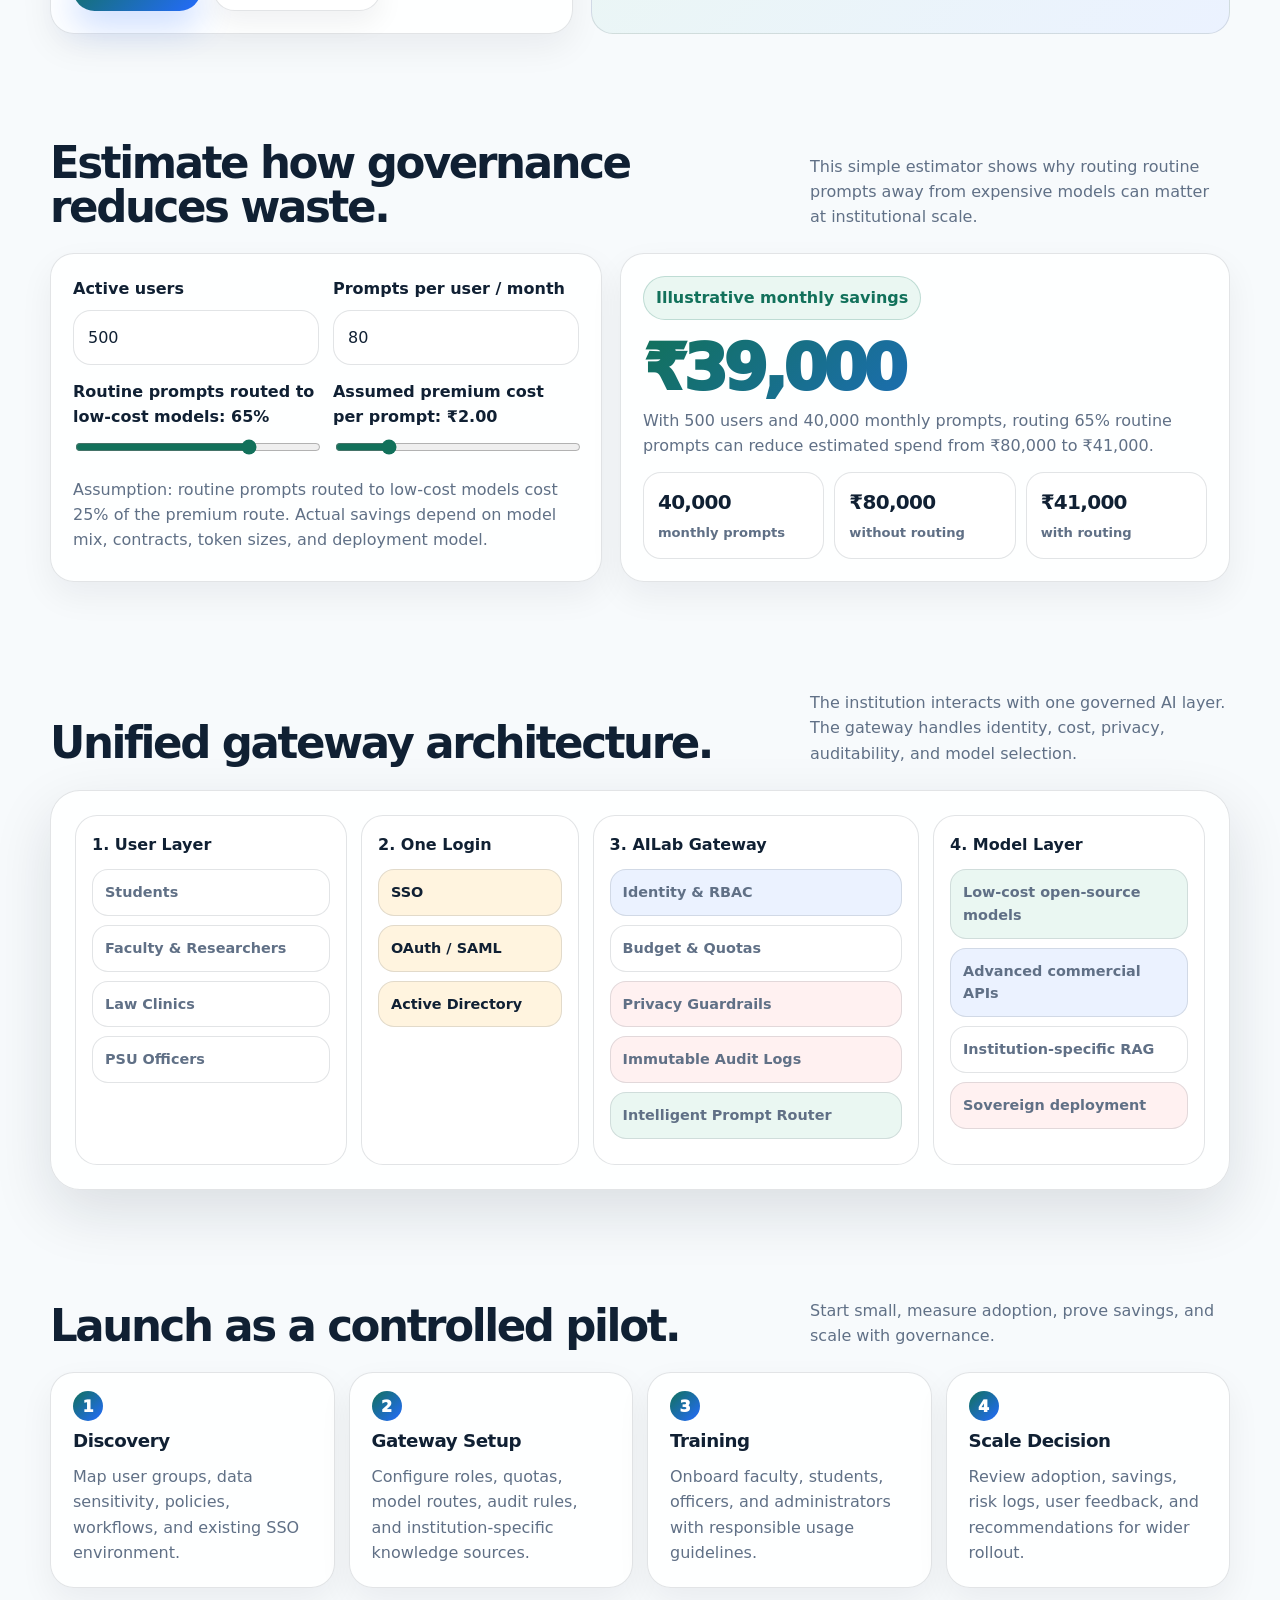
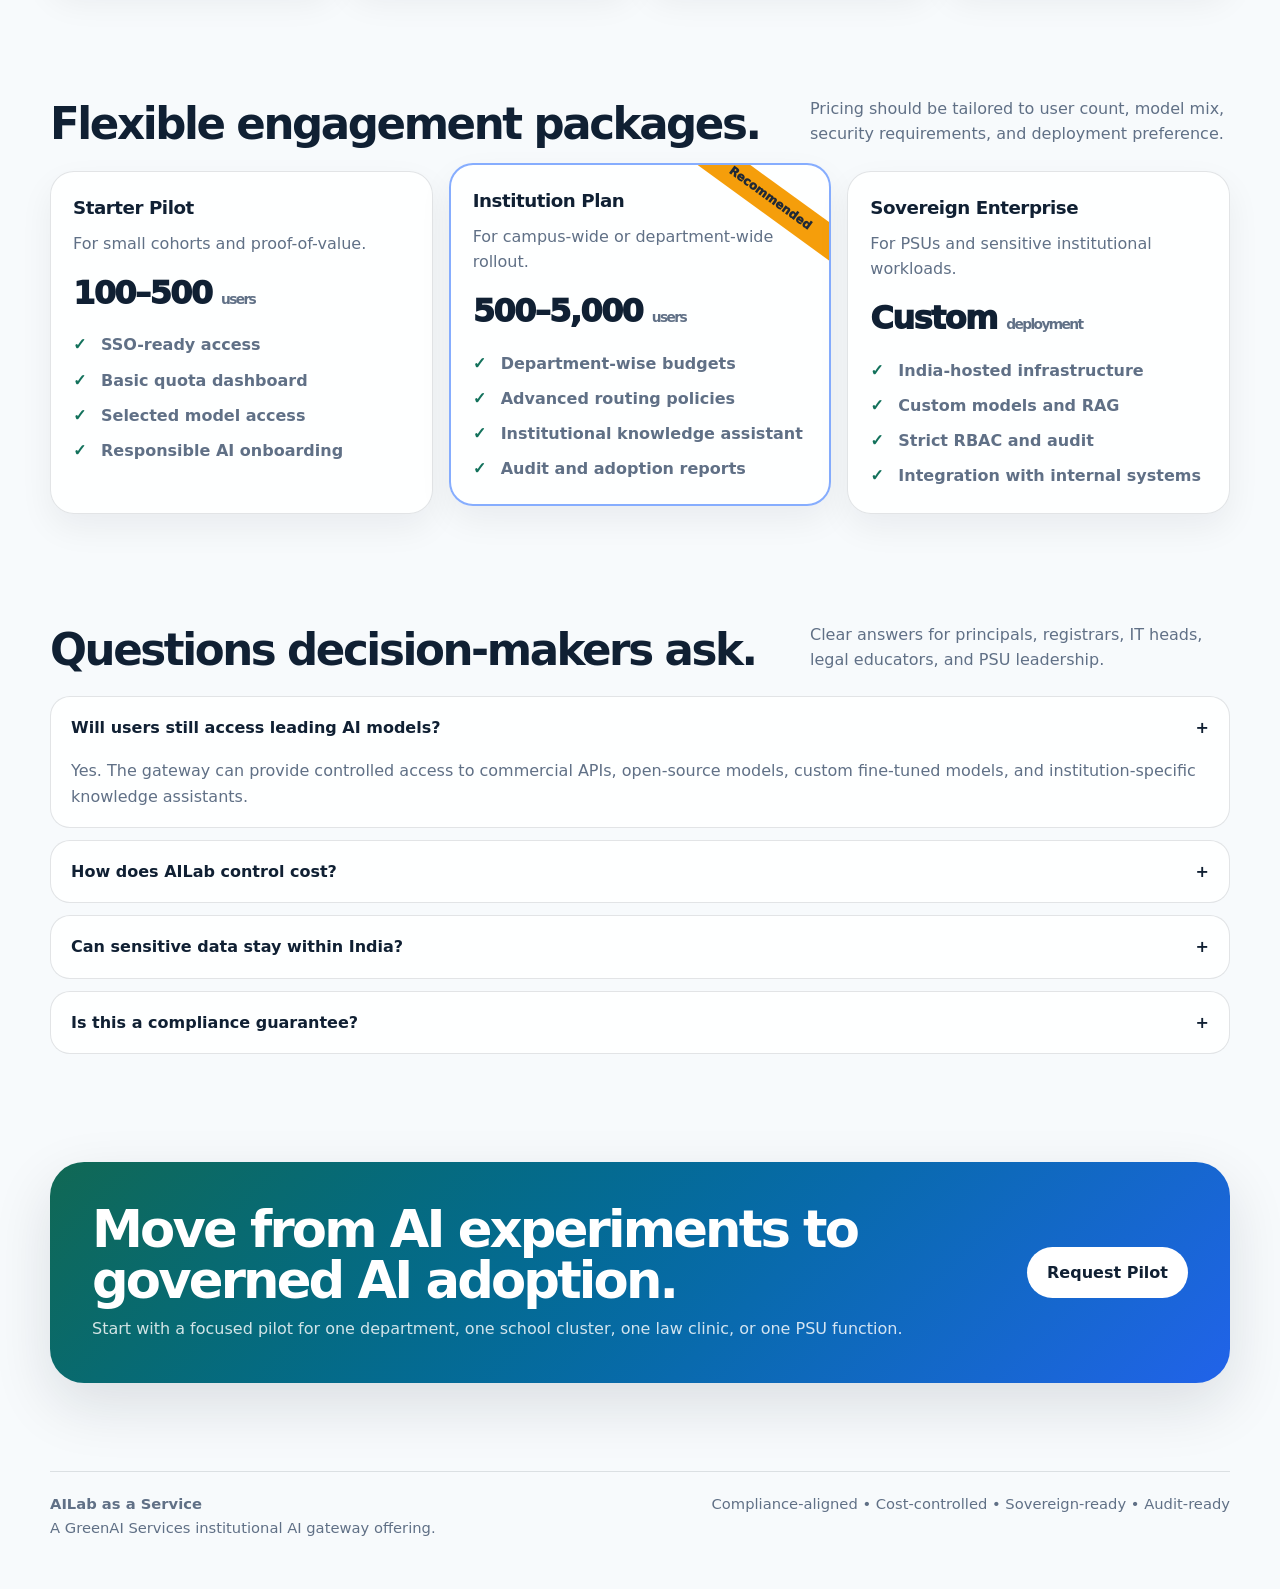
<file: AILaaS.html>
<!DOCTYPE html>
<html lang="en">
<head>
  <meta charset="UTF-8" />
  <meta name="viewport" content="width=device-width, initial-scale=1.0" />
  <title>AILab as a Service | Customer-Centric Interactive Brochure</title>
  <style>
    :root {
      --bg: #f7fafc;
      --panel: rgba(255,255,255,0.88);
      --panel-solid: #ffffff;
      --ink: #102033;
      --muted: #607086;
      --brand: #12715b;
      --brand-2: #246bfe;
      --accent: #f59e0b;
      --danger: #b91c1c;
      --line: rgba(16, 32, 51, 0.12);
      --shadow: 0 22px 60px rgba(15, 23, 42, 0.12);
      --radius: 24px;
      --soft: #eaf7f2;
      --blue-soft: #ebf2ff;
      --orange-soft: #fff4df;
      --red-soft: #fff1f1;
    }

    [data-theme="dark"] {
      --bg: #08111f;
      --panel: rgba(15, 23, 42, 0.86);
      --panel-solid: #111827;
      --ink: #f8fafc;
      --muted: #a8b3c7;
      --brand: #54d8b2;
      --brand-2: #7aa2ff;
      --accent: #fbbf24;
      --danger: #fb7185;
      --line: rgba(248, 250, 252, 0.14);
      --shadow: 0 24px 80px rgba(0,0,0,0.36);
      --soft: rgba(84,216,178,0.12);
      --blue-soft: rgba(122,162,255,0.12);
      --orange-soft: rgba(251,191,36,0.12);
      --red-soft: rgba(251,113,133,0.12);
    }

    * { box-sizing: border-box; }
    html { scroll-behavior: smooth; }
    body {
      margin: 0;
      font-family: Inter, ui-sans-serif, system-ui, -apple-system, BlinkMacSystemFont, "Segoe UI", sans-serif;
      background:
        radial-gradient(circle at top left, rgba(36,107,254,0.16), transparent 34rem),
        radial-gradient(circle at 85% 8%, rgba(18,113,91,0.14), transparent 32rem),
        var(--bg);
      color: var(--ink);
      line-height: 1.58;
    }

    a { color: inherit; text-decoration: none; }
    .container { width: min(1180px, calc(100% - 36px)); margin: 0 auto; }
    .nav {
      position: sticky;
      top: 0;
      z-index: 50;
      backdrop-filter: blur(18px);
      background: color-mix(in srgb, var(--panel-solid) 82%, transparent);
      border-bottom: 1px solid var(--line);
    }
    .nav-inner {
      display: flex;
      justify-content: space-between;
      align-items: center;
      gap: 18px;
      min-height: 72px;
    }
    .logo {
      display: flex;
      align-items: center;
      gap: 12px;
      font-weight: 850;
      letter-spacing: -0.03em;
      font-size: 1.05rem;
    }
    .logo-mark {
      width: 42px;
      height: 42px;
      border-radius: 14px;
      background: linear-gradient(135deg, var(--brand), var(--brand-2));
      display: grid;
      place-items: center;
      color: white;
      box-shadow: 0 12px 28px rgba(18,113,91,0.22);
    }
    .logo small {
      display: block;
      color: var(--muted);
      font-weight: 600;
      letter-spacing: 0;
      font-size: 0.72rem;
      margin-top: -4px;
    }
    .nav-links {
      display: flex;
      align-items: center;
      gap: 8px;
      flex-wrap: wrap;
      justify-content: flex-end;
    }
    .nav-links a, .theme-toggle {
      border: 1px solid transparent;
      color: var(--muted);
      padding: 9px 11px;
      border-radius: 999px;
      font-weight: 700;
      font-size: 0.88rem;
      background: transparent;
      cursor: pointer;
    }
    .nav-links a:hover, .theme-toggle:hover {
      color: var(--ink);
      border-color: var(--line);
      background: var(--panel);
    }
    .btn {
      display: inline-flex;
      align-items: center;
      justify-content: center;
      gap: 9px;
      border: 0;
      border-radius: 999px;
      padding: 13px 20px;
      font-weight: 850;
      cursor: pointer;
      transition: transform 0.18s ease, box-shadow 0.18s ease, background 0.18s ease;
      white-space: nowrap;
    }
    .btn:hover { transform: translateY(-2px); }
    .btn-primary {
      background: linear-gradient(135deg, var(--brand), var(--brand-2));
      color: white;
      box-shadow: 0 16px 34px rgba(36,107,254,0.22);
    }
    .btn-secondary {
      background: var(--panel-solid);
      color: var(--ink);
      border: 1px solid var(--line);
      box-shadow: 0 12px 28px rgba(15,23,42,0.06);
    }

    .hero {
      padding: 82px 0 46px;
    }
    .hero-grid {
      display: grid;
      grid-template-columns: 1.08fr 0.92fr;
      gap: 34px;
      align-items: center;
    }
    .eyebrow {
      display: inline-flex;
      align-items: center;
      gap: 8px;
      padding: 8px 12px;
      border-radius: 999px;
      background: var(--soft);
      color: var(--brand);
      font-weight: 850;
      border: 1px solid color-mix(in srgb, var(--brand) 20%, transparent);
      margin-bottom: 18px;
    }
    h1 {
      font-size: clamp(2.45rem, 5.4vw, 5.4rem);
      line-height: 0.96;
      letter-spacing: -0.07em;
      margin: 0 0 22px;
    }
    .hero p.lead {
      color: var(--muted);
      font-size: clamp(1.08rem, 2vw, 1.35rem);
      margin: 0 0 28px;
      max-width: 760px;
    }
    .hero-actions { display: flex; gap: 12px; flex-wrap: wrap; margin-bottom: 24px; }
    .trust-row {
      display: grid;
      grid-template-columns: repeat(4, 1fr);
      gap: 10px;
      margin-top: 26px;
    }
    .trust-card {
      background: var(--panel);
      border: 1px solid var(--line);
      border-radius: 18px;
      padding: 14px;
      min-height: 94px;
    }
    .trust-card b { display: block; font-size: 1.4rem; letter-spacing: -0.04em; }
    .trust-card span { color: var(--muted); font-size: 0.86rem; }

    .hero-card {
      background: var(--panel);
      border: 1px solid var(--line);
      border-radius: var(--radius);
      box-shadow: var(--shadow);
      padding: 22px;
      position: relative;
      overflow: hidden;
    }
    .hero-card:before {
      content: "";
      position: absolute;
      inset: -120px -120px auto auto;
      width: 250px;
      height: 250px;
      background: radial-gradient(circle, rgba(36,107,254,0.18), transparent 70%);
      border-radius: 50%;
    }
    .mini-dashboard {
      display: grid;
      gap: 14px;
      position: relative;
    }
    .dash-top {
      display: flex;
      align-items: center;
      justify-content: space-between;
      gap: 12px;
    }
    .status-pill {
      display: inline-flex;
      align-items: center;
      gap: 8px;
      color: var(--brand);
      background: var(--soft);
      padding: 8px 10px;
      border-radius: 999px;
      font-size: 0.82rem;
      font-weight: 850;
    }
    .pulse {
      width: 9px; height: 9px;
      border-radius: 50%;
      background: var(--brand);
      box-shadow: 0 0 0 7px color-mix(in srgb, var(--brand) 14%, transparent);
    }
    .route-card {
      padding: 16px;
      border-radius: 20px;
      border: 1px solid var(--line);
      background: color-mix(in srgb, var(--panel-solid) 80%, transparent);
    }
    .route-line {
      display: flex;
      align-items: center;
      justify-content: space-between;
      gap: 12px;
      margin: 10px 0;
      color: var(--muted);
      font-weight: 700;
    }
    .bar {
      height: 10px;
      border-radius: 999px;
      background: color-mix(in srgb, var(--muted) 14%, transparent);
      overflow: hidden;
      margin-top: 8px;
    }
    .bar > i {
      display: block;
      height: 100%;
      border-radius: inherit;
      background: linear-gradient(90deg, var(--brand), var(--brand-2));
      width: var(--w);
    }
    .model-pills { display: flex; flex-wrap: wrap; gap: 8px; margin-top: 10px; }
    .model-pills span {
      border: 1px solid var(--line);
      background: var(--panel-solid);
      border-radius: 999px;
      padding: 7px 10px;
      font-weight: 800;
      font-size: 0.8rem;
    }

    section { padding: 54px 0; }
    .section-head {
      display: flex;
      justify-content: space-between;
      align-items: end;
      gap: 20px;
      margin-bottom: 24px;
    }
    .section-head h2 {
      font-size: clamp(2rem, 3.4vw, 3.2rem);
      line-height: 1;
      letter-spacing: -0.055em;
      margin: 0;
      max-width: 780px;
    }
    .section-head p {
      color: var(--muted);
      margin: 0;
      max-width: 420px;
    }

    .grid-3 {
      display: grid;
      grid-template-columns: repeat(3, 1fr);
      gap: 16px;
    }
    .grid-4 {
      display: grid;
      grid-template-columns: repeat(4, 1fr);
      gap: 16px;
    }
    .card {
      background: var(--panel);
      border: 1px solid var(--line);
      border-radius: var(--radius);
      padding: 22px;
      box-shadow: 0 14px 34px rgba(15,23,42,0.06);
    }
    .card h3 {
      margin: 0 0 8px;
      font-size: 1.14rem;
      letter-spacing: -0.025em;
    }
    .card p { color: var(--muted); margin: 0; }
    .icon {
      width: 46px; height: 46px;
      border-radius: 16px;
      display: grid; place-items: center;
      font-size: 1.25rem;
      background: var(--blue-soft);
      margin-bottom: 14px;
    }
    .icon.green { background: var(--soft); }
    .icon.orange { background: var(--orange-soft); }
    .icon.red { background: var(--red-soft); }

    .persona-tabs {
      display: flex;
      gap: 10px;
      flex-wrap: wrap;
      margin-bottom: 18px;
    }
    .tab {
      border: 1px solid var(--line);
      background: var(--panel-solid);
      color: var(--muted);
      border-radius: 999px;
      padding: 10px 14px;
      font-weight: 850;
      cursor: pointer;
    }
    .tab.active {
      background: linear-gradient(135deg, var(--brand), var(--brand-2));
      color: #fff;
      border-color: transparent;
    }
    .persona-panel {
      display: none;
      grid-template-columns: 0.9fr 1.1fr;
      gap: 18px;
      align-items: stretch;
    }
    .persona-panel.active { display: grid; }
    .bullets {
      list-style: none;
      padding: 0;
      margin: 14px 0 0;
      display: grid;
      gap: 10px;
    }
    .bullets li {
      position: relative;
      padding-left: 28px;
      color: var(--muted);
      font-weight: 650;
    }
    .bullets li:before {
      content: "✓";
      position: absolute;
      left: 0;
      top: 0;
      color: var(--brand);
      font-weight: 950;
    }
    .quote {
      font-size: 1.2rem;
      font-weight: 850;
      letter-spacing: -0.02em;
      padding: 22px;
      border-radius: 22px;
      background: linear-gradient(135deg, var(--soft), var(--blue-soft));
      border: 1px solid var(--line);
      min-height: 100%;
    }
    .quote span {
      display: block;
      font-size: 0.9rem;
      color: var(--muted);
      font-weight: 700;
      margin-top: 12px;
    }

    .architecture {
      background: var(--panel);
      border: 1px solid var(--line);
      border-radius: 30px;
      padding: 24px;
      box-shadow: var(--shadow);
    }
    .flow {
      display: grid;
      grid-template-columns: 1fr 0.8fr 1.2fr 1fr;
      gap: 14px;
      align-items: stretch;
    }
    .flow-col {
      border: 1px solid var(--line);
      border-radius: 22px;
      padding: 16px;
      background: color-mix(in srgb, var(--panel-solid) 76%, transparent);
    }
    .flow-col h3 { margin: 0 0 12px; font-size: 1rem; }
    .node {
      padding: 11px 12px;
      border-radius: 16px;
      background: var(--panel-solid);
      border: 1px solid var(--line);
      margin: 9px 0;
      font-weight: 800;
      color: var(--muted);
      font-size: 0.9rem;
    }
    .node.core { color: var(--ink); background: var(--orange-soft); }
    .node.green { background: var(--soft); }
    .node.blue { background: var(--blue-soft); }
    .node.red { background: var(--red-soft); }

    .router-demo {
      display: grid;
      grid-template-columns: 0.9fr 1.1fr;
      gap: 18px;
      align-items: stretch;
    }
    textarea, input[type="number"] {
      width: 100%;
      border: 1px solid var(--line);
      background: var(--panel-solid);
      color: var(--ink);
      border-radius: 18px;
      padding: 14px;
      font: inherit;
      outline: none;
    }
    textarea { min-height: 138px; resize: vertical; }
    label { font-weight: 850; display: block; margin-bottom: 8px; }
    .result-box {
      min-height: 138px;
      border-radius: 22px;
      padding: 20px;
      background: linear-gradient(135deg, var(--soft), var(--blue-soft));
      border: 1px solid var(--line);
    }
    .result-box h3 { margin-top: 0; letter-spacing: -0.02em; }
    .tag-row { display: flex; gap: 8px; flex-wrap: wrap; margin-top: 12px; }
    .tag {
      padding: 7px 10px;
      border-radius: 999px;
      background: var(--panel-solid);
      border: 1px solid var(--line);
      color: var(--muted);
      font-size: 0.78rem;
      font-weight: 850;
    }

    .calculator {
      display: grid;
      grid-template-columns: 0.95fr 1.05fr;
      gap: 18px;
      align-items: stretch;
    }
    .calc-grid {
      display: grid;
      grid-template-columns: repeat(2, 1fr);
      gap: 14px;
    }
    .range-wrap input[type="range"] { width: 100%; accent-color: var(--brand); }
    .big-number {
      font-size: clamp(2.2rem, 5vw, 4.4rem);
      line-height: 1;
      font-weight: 950;
      letter-spacing: -0.07em;
      margin: 8px 0;
      background: linear-gradient(135deg, var(--brand), var(--brand-2));
      -webkit-background-clip: text;
      color: transparent;
    }
    .mini-metrics {
      display: grid;
      grid-template-columns: repeat(3, 1fr);
      gap: 10px;
      margin-top: 14px;
    }
    .metric {
      border: 1px solid var(--line);
      background: var(--panel-solid);
      padding: 14px;
      border-radius: 18px;
    }
    .metric b { display: block; font-size: 1.25rem; letter-spacing: -0.035em; }
    .metric span { color: var(--muted); font-size: 0.82rem; font-weight: 700; }

    .timeline {
      display: grid;
      grid-template-columns: repeat(4, 1fr);
      gap: 14px;
      counter-reset: step;
    }
    .step {
      position: relative;
      counter-increment: step;
      padding-top: 54px;
    }
    .step:before {
      content: counter(step);
      position: absolute;
      top: 18px;
      left: 22px;
      width: 30px;
      height: 30px;
      display: grid;
      place-items: center;
      border-radius: 50%;
      background: linear-gradient(135deg, var(--brand), var(--brand-2));
      color: white;
      font-weight: 950;
    }

    .packages {
      display: grid;
      grid-template-columns: repeat(3, 1fr);
      gap: 16px;
      align-items: stretch;
    }
    .package {
      position: relative;
      overflow: hidden;
    }
    .package.featured {
      border: 2px solid color-mix(in srgb, var(--brand-2) 55%, transparent);
      transform: translateY(-8px);
    }
    .ribbon {
      position: absolute;
      top: 18px;
      right: -36px;
      transform: rotate(36deg);
      background: var(--accent);
      color: #1f2937;
      font-weight: 950;
      padding: 6px 46px;
      font-size: 0.74rem;
    }
    .price {
      font-size: 2rem;
      font-weight: 950;
      letter-spacing: -0.05em;
      margin: 12px 0 4px;
    }
    .price small { font-size: 0.86rem; color: var(--muted); font-weight: 800; }

    .faq { display: grid; gap: 12px; }
    .faq-item {
      border: 1px solid var(--line);
      border-radius: 20px;
      background: var(--panel);
      overflow: hidden;
    }
    .faq-q {
      width: 100%;
      text-align: left;
      background: transparent;
      border: 0;
      color: var(--ink);
      padding: 18px 20px;
      font: inherit;
      font-weight: 900;
      cursor: pointer;
      display: flex;
      justify-content: space-between;
      align-items: center;
      gap: 12px;
    }
    .faq-a {
      max-height: 0;
      overflow: hidden;
      transition: max-height 0.25s ease;
      color: var(--muted);
      padding: 0 20px;
    }
    .faq-item.open .faq-a {
      max-height: 220px;
      padding: 0 20px 18px;
    }

    .cta {
      background: linear-gradient(135deg, color-mix(in srgb, var(--brand) 92%, #000), color-mix(in srgb, var(--brand-2) 92%, #000));
      color: white;
      border-radius: 34px;
      padding: 42px;
      display: grid;
      grid-template-columns: 1fr auto;
      gap: 20px;
      align-items: center;
      box-shadow: var(--shadow);
    }
    .cta h2 { color: white; margin: 0 0 10px; font-size: clamp(2rem, 4vw, 3.4rem); letter-spacing: -0.055em; line-height: 1; }
    .cta p { margin: 0; color: rgba(255,255,255,0.82); }
    .cta .btn { background: #fff; color: #102033; box-shadow: none; }

    footer {
      padding: 34px 0 50px;
      color: var(--muted);
      font-size: 0.92rem;
    }
    .footer-grid {
      display: flex;
      justify-content: space-between;
      gap: 18px;
      border-top: 1px solid var(--line);
      padding-top: 20px;
      flex-wrap: wrap;
    }

    .mobile-menu { display: none; }

    @media (max-width: 940px) {
      .hero-grid, .persona-panel, .router-demo, .calculator, .flow, .cta {
        grid-template-columns: 1fr;
      }
      .grid-3, .grid-4, .packages, .timeline {
        grid-template-columns: repeat(2, 1fr);
      }
      .section-head {
        align-items: start;
        flex-direction: column;
      }
      .trust-row { grid-template-columns: repeat(2, 1fr); }
      .package.featured { transform: none; }
      .nav-links a { display: none; }
      .mobile-menu { display: inline-flex; }
    }

    @media (max-width: 620px) {
      .grid-3, .grid-4, .packages, .timeline, .trust-row, .calc-grid, .mini-metrics {
        grid-template-columns: 1fr;
      }
      .hero { padding-top: 54px; }
      .container { width: min(100% - 24px, 1180px); }
      .cta { padding: 28px; border-radius: 26px; }
      .nav-inner { min-height: 66px; }
      .logo small { display: none; }
      h1 { font-size: 3rem; }
    }

    @media print {
      .nav, .theme-toggle, .btn, .faq-q span { display: none !important; }
      body { background: white; color: #111827; }
      .card, .hero-card, .architecture, .cta, .faq-item { box-shadow: none; break-inside: avoid; }
      section { padding: 24px 0; }
      .faq-a { max-height: none !important; padding: 0 20px 18px !important; }
      .persona-panel { display: grid !important; }
    }

    /* Larger GreenAI logo in nav — clearer without clipping */
    .nav .greenai-logo-circle--sm {
      width: 62px;
      height: 62px;
      padding: 3px;
    }
    .nav .greenai-logo-circle--sm picture {
      width: 76%;
      height: 76%;
    }
  </style>
  <link rel="stylesheet" href="greenai-brand-bar.css">
  <link rel="preload" as="image" href="green_ai_logo_cropped.webp" type="image/webp">
</head>
<body data-theme="light">
  <nav class="nav">
    <div class="container nav-inner">
      <a href="#top" class="logo" aria-label="AILab as a Service home">
        <span class="logo-mark">AI</span>
        <span>AILab as a Service <small>by GreenAI Services</small></span>
      </a>
      <div class="nav-links">
        <a href="#customers">Customers</a>
        <a href="#routing">Routing</a>
        <a href="#savings">Savings</a>
        <a href="#pilot">Pilot</a>
        <button class="theme-toggle" id="themeToggle" type="button">🌙 Theme</button>
        <a class="btn btn-primary" href="#contact">Start Pilot</a>
        <div class="greenai-nav-brand">
          <span class="greenai-brand-name-sm">GreenAI Services Pvt. Ltd.</span>
          <a class="greenai-logo-circle greenai-logo-circle--sm" href="index.html" title="GreenAI Services Pvt. Ltd." aria-label="GreenAI Services Pvt. Ltd.">
            <picture>
              <source srcset="green_ai_logo_cropped.webp" type="image/webp">
              <img src="green_ai_logo_cropped.jpeg" alt="" width="308" height="282" decoding="async">
            </picture>
          </a>
        </div>
      </div>
    </div>
  </nav>

  <main id="top">
    <section class="hero">
      <div class="container hero-grid">
        <div>
          <div class="eyebrow">Customer-first AI infrastructure for Indian institutions</div>
          <h1>One secure gateway for every institutional AI need.</h1>
          <p class="lead">
            AILab as a Service helps schools, colleges, universities, law institutions, and PSUs adopt AI without losing control over cost, data, compliance, or academic integrity.
          </p>
          <div class="hero-actions">
            <a class="btn btn-primary" href="#savings">Estimate Savings</a>
            <a class="btn btn-secondary" href="#architecture">View Architecture</a>
          </div>
          <div class="trust-row" aria-label="Key benefits">
            <div class="trust-card"><b>One</b><span>institutional login for multiple AI models</span></div>
            <div class="trust-card"><b>Role</b><span>based access for students, faculty, staff, and officers</span></div>
            <div class="trust-card"><b>Quota</b><span>based token governance and budget control</span></div>
            <div class="trust-card"><b>Audit</b><span>ready logs for responsible AI governance</span></div>
          </div>
        </div>

        <aside class="hero-card" aria-label="AILab dashboard preview">
          <div class="mini-dashboard">
            <div class="dash-top">
              <strong>Live Gateway Snapshot</strong>
              <span class="status-pill"><i class="pulse"></i>Secure routing active</span>
            </div>
            <div class="route-card">
              <div class="route-line"><span>Routine classroom prompts</span><strong>Open-source</strong></div>
              <div class="bar"><i style="--w: 82%"></i></div>
              <div class="route-line"><span>Advanced research prompts</span><strong>Frontier API</strong></div>
              <div class="bar"><i style="--w: 47%"></i></div>
              <div class="route-line"><span>Sensitive legal / PSU data</span><strong>Sovereign model</strong></div>
              <div class="bar"><i style="--w: 63%"></i></div>
            </div>
            <div class="route-card">
              <strong>Available Model Layer</strong>
              <div class="model-pills">
                <span>Llama</span><span>Mistral</span><span>Qwen</span><span>DeepSeek</span><span>Gemini</span><span>OpenAI</span><span>Anthropic</span><span>Custom RAG</span>
              </div>
            </div>
          </div>
        </aside>
      </div>
    </section>

    <section id="challenge">
      <div class="container">
        <div class="section-head">
          <h2>Your institution wants AI. But unmanaged AI creates new risks.</h2>
          <p>AILab is built around the everyday anxieties of institutional decision-makers: cost, safety, governance, and adoption.</p>
        </div>
        <div class="grid-4">
          <div class="card">
            <div class="icon red">₹</div>
            <h3>Budget uncertainty</h3>
            <p>Uncontrolled token usage can turn AI adoption into unpredictable recurring expenditure.</p>
          </div>
          <div class="card">
            <div class="icon orange">🔐</div>
            <h3>Data leakage risk</h3>
            <p>Student data, legal data, exam material, research files, and PSU documents need protected routing.</p>
          </div>
          <div class="card">
            <div class="icon blue">🧩</div>
            <h3>Tool fragmentation</h3>
            <p>Multiple tools, accounts, vendors, and API keys make administration difficult and unsafe.</p>
          </div>
          <div class="card">
            <div class="icon green">📋</div>
            <h3>Weak auditability</h3>
            <p>Institutions need logs, access controls, and review mechanisms for responsible AI use.</p>
          </div>
        </div>
      </div>
    </section>

    <section id="customers">
      <div class="container">
        <div class="section-head">
          <h2>Designed around your institution’s real users.</h2>
          <p>Choose your institution type to see the most relevant customer outcomes.</p>
        </div>

        <div class="persona-tabs" role="tablist" aria-label="Customer segments">
          <button class="tab active" data-tab="school" type="button">Schools</button>
          <button class="tab" data-tab="college" type="button">Colleges & Universities</button>
          <button class="tab" data-tab="law" type="button">Law Institutions</button>
          <button class="tab" data-tab="psu" type="button">PSUs</button>
        </div>

        <div class="persona-panel active" id="school">
          <div class="card">
            <h3>For Schools</h3>
            <p>Give teachers and students a safe, age-appropriate AI workspace that supports learning without exposing children to unmanaged public AI tools.</p>
            <ul class="bullets">
              <li>Student-safe access with class-wise controls</li>
              <li>Teacher assistants for lesson plans, worksheets, and rubrics</li>
              <li>AI and computational thinking support from early grades</li>
              <li>Parent and administrator confidence through transparent governance</li>
            </ul>
          </div>
          <div class="quote">“We want AI in classrooms, but not chaos. AILab gives us a governed path.” <span>Ideal buyer: Principal, school trust, academic coordinator</span></div>
        </div>

        <div class="persona-panel" id="college">
          <div class="card">
            <h3>For Colleges & Universities</h3>
            <p>Enable faculty research, academic writing, assignment design, coding, data analysis, and institutional knowledge discovery from one governed AI gateway.</p>
            <ul class="bullets">
              <li>Department-wise quotas and usage analytics</li>
              <li>Faculty research assistants and student learning tools</li>
              <li>Institutional RAG over approved documents and repositories</li>
              <li>Academic integrity review with prompt and response logs</li>
            </ul>
          </div>
          <div class="quote">“We need AI access at scale, but with academic integrity and budget discipline.” <span>Ideal buyer: Vice Chancellor, Registrar, Dean, IQAC, IT Cell</span></div>
        </div>

        <div class="persona-panel" id="law">
          <div class="card">
            <h3>For Law Institutions</h3>
            <p>Teach AI-assisted legal research and drafting in a controlled environment where confidentiality, citations, and audit trails are built into the workflow.</p>
            <ul class="bullets">
              <li>Controlled legal research assistants</li>
              <li>Case-law summarisation and drafting support</li>
              <li>Legal aid clinic workflows with protected data handling</li>
              <li>Human review before sensitive use</li>
            </ul>
          </div>
          <div class="quote">“Students must learn AI-assisted law, but not by uploading client facts into uncontrolled public systems.” <span>Ideal buyer: Law school director, legal clinic head, faculty coordinator</span></div>
        </div>

        <div class="persona-panel" id="psu">
          <div class="card">
            <h3>For PSUs</h3>
            <p>Support secure AI use across departments for policy, compliance, procurement, ESG reporting, multilingual operations, and internal knowledge management.</p>
            <ul class="bullets">
              <li>Officer-wise and department-wise access control</li>
              <li>Sovereign routing for sensitive workloads</li>
              <li>Audit-ready logs for governance and RTI preparedness</li>
              <li>Integration with internal documents, manuals, and compliance workflows</li>
            </ul>
          </div>
          <div class="quote">“We need productivity gains without compromising sovereignty, compliance, or public accountability.” <span>Ideal buyer: CMD office, IT, compliance, HRD, digital transformation cell</span></div>
        </div>
      </div>
    </section>

    <section id="solution">
      <div class="container">
        <div class="section-head">
          <h2>What AILab gives your institution.</h2>
          <p>A complete managed layer between your users and the global AI ecosystem.</p>
        </div>
        <div class="grid-3">
          <div class="card">
            <div class="icon green">🔑</div>
            <h3>One Login</h3>
            <p>SSO integration with role-based access across students, faculty, officers, researchers, and administrators.</p>
          </div>
          <div class="card">
            <div class="icon blue">🧠</div>
            <h3>Right-Size Intelligence</h3>
            <p>Automatically routes routine, advanced, and sensitive prompts to the most appropriate model.</p>
          </div>
          <div class="card">
            <div class="icon orange">📊</div>
            <h3>Token Governance</h3>
            <p>Hard quotas, department budgets, usage dashboards, and fallback routing prevent runaway AI costs.</p>
          </div>
          <div class="card">
            <div class="icon green">🇮🇳</div>
            <h3>Sovereign Deployment</h3>
            <p>Sensitive workloads can be routed to India-based or institution-controlled infrastructure.</p>
          </div>
          <div class="card">
            <div class="icon blue">📚</div>
            <h3>Institutional Knowledge</h3>
            <p>Build AI assistants over approved policies, handbooks, research documents, circulars, and legal material.</p>
          </div>
          <div class="card">
            <div class="icon red">🛡️</div>
            <h3>Compliance-Aligned Logs</h3>
            <p>Capture prompts, responses, model choices, token use, and user actions for review and governance.</p>
          </div>
        </div>
      </div>
    </section>

    <section id="routing">
      <div class="container">
        <div class="section-head">
          <h2>Try the routing logic.</h2>
          <p>Type a sample request and see how the AILab gateway would classify and route it.</p>
        </div>
        <div class="router-demo">
          <div class="card">
            <label for="promptInput">Sample institutional AI request</label>
            <textarea id="promptInput">Summarise this internal procurement policy and identify compliance risks.</textarea>
            <div class="hero-actions" style="margin-top:14px; margin-bottom:0;">
              <button class="btn btn-primary" type="button" id="routeBtn">Route Prompt</button>
              <button class="btn btn-secondary" type="button" id="sampleBtn">Try Another Sample</button>
            </div>
          </div>
          <div class="result-box" id="routeResult" aria-live="polite">
            <h3>Recommended route: Sovereign / controlled model</h3>
            <p>This prompt appears to involve internal policy or compliance material. AILab would prefer a protected route with audit logging and access control.</p>
            <div class="tag-row">
              <span class="tag">Sensitive data</span><span class="tag">Audit log</span><span class="tag">RBAC</span><span class="tag">Controlled model</span>
            </div>
          </div>
        </div>
      </div>
    </section>

    <section id="savings">
      <div class="container">
        <div class="section-head">
          <h2>Estimate how governance reduces waste.</h2>
          <p>This simple estimator shows why routing routine prompts away from expensive models can matter at institutional scale.</p>
        </div>
        <div class="calculator">
          <div class="card">
            <div class="calc-grid">
              <div>
                <label for="users">Active users</label>
                <input id="users" type="number" min="10" step="10" value="500" />
              </div>
              <div>
                <label for="prompts">Prompts per user / month</label>
                <input id="prompts" type="number" min="1" step="1" value="80" />
              </div>
              <div class="range-wrap">
                <label for="routine">Routine prompts routed to low-cost models: <span id="routineVal">65%</span></label>
                <input id="routine" type="range" min="0" max="90" value="65" />
              </div>
              <div class="range-wrap">
                <label for="cost">Assumed premium cost per prompt: ₹<span id="costVal">2.00</span></label>
                <input id="cost" type="range" min="0.5" max="8" step="0.25" value="2" />
              </div>
            </div>
            <p style="color:var(--muted); margin-top:14px;">Assumption: routine prompts routed to low-cost models cost 25% of the premium route. Actual savings depend on model mix, contracts, token sizes, and deployment model.</p>
          </div>
          <div class="card">
            <span class="eyebrow" style="margin-bottom:8px;">Illustrative monthly savings</span>
            <div class="big-number" id="savingsOut">₹52,000</div>
            <p id="calcExplain">With 500 users and 40,000 monthly prompts, routing 65% routine prompts can reduce estimated spend from ₹80,000 to ₹28,000.</p>
            <div class="mini-metrics">
              <div class="metric"><b id="promptOut">40,000</b><span>monthly prompts</span></div>
              <div class="metric"><b id="beforeOut">₹80,000</b><span>without routing</span></div>
              <div class="metric"><b id="afterOut">₹28,000</b><span>with routing</span></div>
            </div>
          </div>
        </div>
      </div>
    </section>

    <section id="architecture">
      <div class="container">
        <div class="section-head">
          <h2>Unified gateway architecture.</h2>
          <p>The institution interacts with one governed AI layer. The gateway handles identity, cost, privacy, auditability, and model selection.</p>
        </div>
        <div class="architecture">
          <div class="flow">
            <div class="flow-col">
              <h3>1. User Layer</h3>
              <div class="node">Students</div>
              <div class="node">Faculty & Researchers</div>
              <div class="node">Law Clinics</div>
              <div class="node">PSU Officers</div>
            </div>
            <div class="flow-col">
              <h3>2. One Login</h3>
              <div class="node core">SSO</div>
              <div class="node core">OAuth / SAML</div>
              <div class="node core">Active Directory</div>
            </div>
            <div class="flow-col">
              <h3>3. AILab Gateway</h3>
              <div class="node blue">Identity & RBAC</div>
              <div class="node orange">Budget & Quotas</div>
              <div class="node red">Privacy Guardrails</div>
              <div class="node red">Immutable Audit Logs</div>
              <div class="node green">Intelligent Prompt Router</div>
            </div>
            <div class="flow-col">
              <h3>4. Model Layer</h3>
              <div class="node green">Low-cost open-source models</div>
              <div class="node blue">Advanced commercial APIs</div>
              <div class="node orange">Institution-specific RAG</div>
              <div class="node red">Sovereign deployment</div>
            </div>
          </div>
        </div>
      </div>
    </section>

    <section id="pilot">
      <div class="container">
        <div class="section-head">
          <h2>Launch as a controlled pilot.</h2>
          <p>Start small, measure adoption, prove savings, and scale with governance.</p>
        </div>
        <div class="timeline">
          <div class="card step">
            <h3>Discovery</h3>
            <p>Map user groups, data sensitivity, policies, workflows, and existing SSO environment.</p>
          </div>
          <div class="card step">
            <h3>Gateway Setup</h3>
            <p>Configure roles, quotas, model routes, audit rules, and institution-specific knowledge sources.</p>
          </div>
          <div class="card step">
            <h3>Training</h3>
            <p>Onboard faculty, students, officers, and administrators with responsible usage guidelines.</p>
          </div>
          <div class="card step">
            <h3>Scale Decision</h3>
            <p>Review adoption, savings, risk logs, user feedback, and recommendations for wider rollout.</p>
          </div>
        </div>
      </div>
    </section>

    <section id="packages">
      <div class="container">
        <div class="section-head">
          <h2>Flexible engagement packages.</h2>
          <p>Pricing should be tailored to user count, model mix, security requirements, and deployment preference.</p>
        </div>
        <div class="packages">
          <div class="card package">
            <h3>Starter Pilot</h3>
            <p>For small cohorts and proof-of-value.</p>
            <div class="price">100–500 <small>users</small></div>
            <ul class="bullets">
              <li>SSO-ready access</li>
              <li>Basic quota dashboard</li>
              <li>Selected model access</li>
              <li>Responsible AI onboarding</li>
            </ul>
          </div>
          <div class="card package featured">
            <div class="ribbon">Recommended</div>
            <h3>Institution Plan</h3>
            <p>For campus-wide or department-wide rollout.</p>
            <div class="price">500–5,000 <small>users</small></div>
            <ul class="bullets">
              <li>Department-wise budgets</li>
              <li>Advanced routing policies</li>
              <li>Institutional knowledge assistant</li>
              <li>Audit and adoption reports</li>
            </ul>
          </div>
          <div class="card package">
            <h3>Sovereign Enterprise</h3>
            <p>For PSUs and sensitive institutional workloads.</p>
            <div class="price">Custom <small>deployment</small></div>
            <ul class="bullets">
              <li>India-hosted infrastructure</li>
              <li>Custom models and RAG</li>
              <li>Strict RBAC and audit</li>
              <li>Integration with internal systems</li>
            </ul>
          </div>
        </div>
      </div>
    </section>

    <section id="faq-section">
      <div class="container">
        <div class="section-head">
          <h2>Questions decision-makers ask.</h2>
          <p>Clear answers for principals, registrars, IT heads, legal educators, and PSU leadership.</p>
        </div>
        <div class="faq">
          <div class="faq-item open">
            <button class="faq-q" type="button">Will users still access leading AI models? <span>+</span></button>
            <div class="faq-a">Yes. The gateway can provide controlled access to commercial APIs, open-source models, custom fine-tuned models, and institution-specific knowledge assistants.</div>
          </div>
          <div class="faq-item">
            <button class="faq-q" type="button">How does AILab control cost? <span>+</span></button>
            <div class="faq-a">It applies quotas, routes routine prompts to low-cost models, sets department budgets, monitors usage, and can fall back to alternate models when needed.</div>
          </div>
          <div class="faq-item">
            <button class="faq-q" type="button">Can sensitive data stay within India? <span>+</span></button>
            <div class="faq-a">Yes. Sensitive workloads can be routed to India-hosted or institution-controlled infrastructure, depending on the selected deployment model.</div>
          </div>
          <div class="faq-item">
            <button class="faq-q" type="button">Is this a compliance guarantee? <span>+</span></button>
            <div class="faq-a">No technology platform alone can guarantee compliance. AILab is compliance-aligned and audit-ready, but final compliance depends on institutional policies, contracts, consent flows, and deployment choices.</div>
          </div>
        </div>
      </div>
    </section>

    <section id="contact">
      <div class="container">
        <div class="cta">
          <div>
            <h2>Move from AI experiments to governed AI adoption.</h2>
            <p>Start with a focused pilot for one department, one school cluster, one law clinic, or one PSU function.</p>
          </div>
          <a class="btn" href="mailto:prasenjit.majumder@gmail.com?subject=AILab%20as%20a%20Service%20Pilot%20Enquiry">Request Pilot</a>
        </div>
      </div>
    </section>
  </main>

  <footer>
    <div class="container footer-grid">
      <div><strong>AILab as a Service</strong><br/>A GreenAI Services institutional AI gateway offering.</div>
      <div>Compliance-aligned • Cost-controlled • Sovereign-ready • Audit-ready</div>
    </div>
  </footer>

  <script>
    const body = document.body;
    const themeToggle = document.getElementById('themeToggle');
    themeToggle.addEventListener('click', () => {
      const next = body.getAttribute('data-theme') === 'dark' ? 'light' : 'dark';
      body.setAttribute('data-theme', next);
      themeToggle.textContent = next === 'dark' ? '☀️ Theme' : '🌙 Theme';
    });

    document.querySelectorAll('.tab').forEach(btn => {
      btn.addEventListener('click', () => {
        document.querySelectorAll('.tab').forEach(b => b.classList.remove('active'));
        document.querySelectorAll('.persona-panel').forEach(p => p.classList.remove('active'));
        btn.classList.add('active');
        document.getElementById(btn.dataset.tab).classList.add('active');
      });
    });

    const samples = [
      "Create five worksheet questions for Class 6 on fractions.",
      "Summarise this internal procurement policy and identify compliance risks.",
      "Draft a legal research memo on bail jurisprudence using uploaded case notes.",
      "Translate this circular into Bengali and Hindi.",
      "Analyse this PSU ESG data sheet and find missing BRSR evidence.",
      "Help a student understand Python loops with a simple example.",
      "Review this confidential student grievance document and recommend next steps."
    ];
    let sampleIndex = 0;

    function classifyPrompt(text) {
      const lower = text.toLowerCase();
      const sensitive = ["confidential", "legal", "case", "procurement", "policy", "student grievance", "psu", "internal", "esg", "brsr", "evidence", "contract", "client", "court"];
      const advanced = ["analyse", "analyze", "research", "memo", "coding", "jurisprudence", "reasoning", "compliance", "risk"];
      const routine = ["worksheet", "translate", "summarise", "summarize", "grammar", "lesson", "simple", "example"];

      const hasSensitive = sensitive.some(w => lower.includes(w));
      const hasAdvanced = advanced.some(w => lower.includes(w));
      const hasRoutine = routine.some(w => lower.includes(w));

      if (hasSensitive) {
        return {
          title: "Recommended route: Sovereign / controlled model",
          body: "This prompt appears to involve sensitive institutional, legal, PSU, student, policy, or compliance data. AILab would prefer a protected route with RBAC, audit logging, and restricted model access.",
          tags: ["Sensitive data", "Audit log", "RBAC", "Controlled model"]
        };
      }
      if (hasAdvanced) {
        return {
          title: "Recommended route: Advanced reasoning model",
          body: "This looks like a higher-complexity request. AILab would route it to an advanced model while preserving institutional logs and cost visibility.",
          tags: ["Complex reasoning", "Premium model", "Logged usage", "Review ready"]
        };
      }
      if (hasRoutine) {
        return {
          title: "Recommended route: Low-cost open-source model",
          body: "This is likely a routine learning, drafting, summarisation, or translation task. AILab can route it to a faster, lower-cost model to save budget.",
          tags: ["Routine prompt", "Low-cost model", "Fast response", "Budget saving"]
        };
      }
      return {
        title: "Recommended route: Standard governed model",
        body: "This request does not appear highly sensitive or unusually complex. AILab would use a balanced model route with normal logging and quota controls.",
        tags: ["Standard route", "Quota control", "Logged usage", "Balanced model"]
      };
    }

    function renderRoute() {
      const text = document.getElementById('promptInput').value;
      const result = classifyPrompt(text);
      document.getElementById('routeResult').innerHTML = `
        <h3>${result.title}</h3>
        <p>${result.body}</p>
        <div class="tag-row">${result.tags.map(t => `<span class="tag">${t}</span>`).join('')}</div>
      `;
    }
    document.getElementById('routeBtn').addEventListener('click', renderRoute);
    document.getElementById('sampleBtn').addEventListener('click', () => {
      sampleIndex = (sampleIndex + 1) % samples.length;
      document.getElementById('promptInput').value = samples[sampleIndex];
      renderRoute();
    });

    const users = document.getElementById('users');
    const prompts = document.getElementById('prompts');
    const routine = document.getElementById('routine');
    const cost = document.getElementById('cost');
    const routineVal = document.getElementById('routineVal');
    const costVal = document.getElementById('costVal');

    function money(n) {
      return new Intl.NumberFormat('en-IN', { style: 'currency', currency: 'INR', maximumFractionDigits: 0 }).format(n);
    }
    function number(n) {
      return new Intl.NumberFormat('en-IN').format(Math.round(n));
    }
    function updateCalc() {
      const u = Math.max(0, Number(users.value || 0));
      const p = Math.max(0, Number(prompts.value || 0));
      const r = Math.max(0, Math.min(0.9, Number(routine.value) / 100));
      const c = Math.max(0, Number(cost.value || 0));
      const totalPrompts = u * p;
      const before = totalPrompts * c;
      const lowCost = c * 0.25;
      const after = (totalPrompts * r * lowCost) + (totalPrompts * (1-r) * c);
      const savings = before - after;

      routineVal.textContent = Math.round(r * 100) + "%";
      costVal.textContent = c.toFixed(2);
      document.getElementById('savingsOut').textContent = money(savings);
      document.getElementById('promptOut').textContent = number(totalPrompts);
      document.getElementById('beforeOut').textContent = money(before);
      document.getElementById('afterOut').textContent = money(after);
      document.getElementById('calcExplain').textContent =
        `With ${number(u)} users and ${number(totalPrompts)} monthly prompts, routing ${Math.round(r*100)}% routine prompts can reduce estimated spend from ${money(before)} to ${money(after)}.`;
    }
    [users, prompts, routine, cost].forEach(el => el.addEventListener('input', updateCalc));
    updateCalc();

    document.querySelectorAll('.faq-q').forEach(button => {
      button.addEventListener('click', () => {
        const item = button.closest('.faq-item');
        item.classList.toggle('open');
      });
    });
  </script>
</body>
</html>
</file>
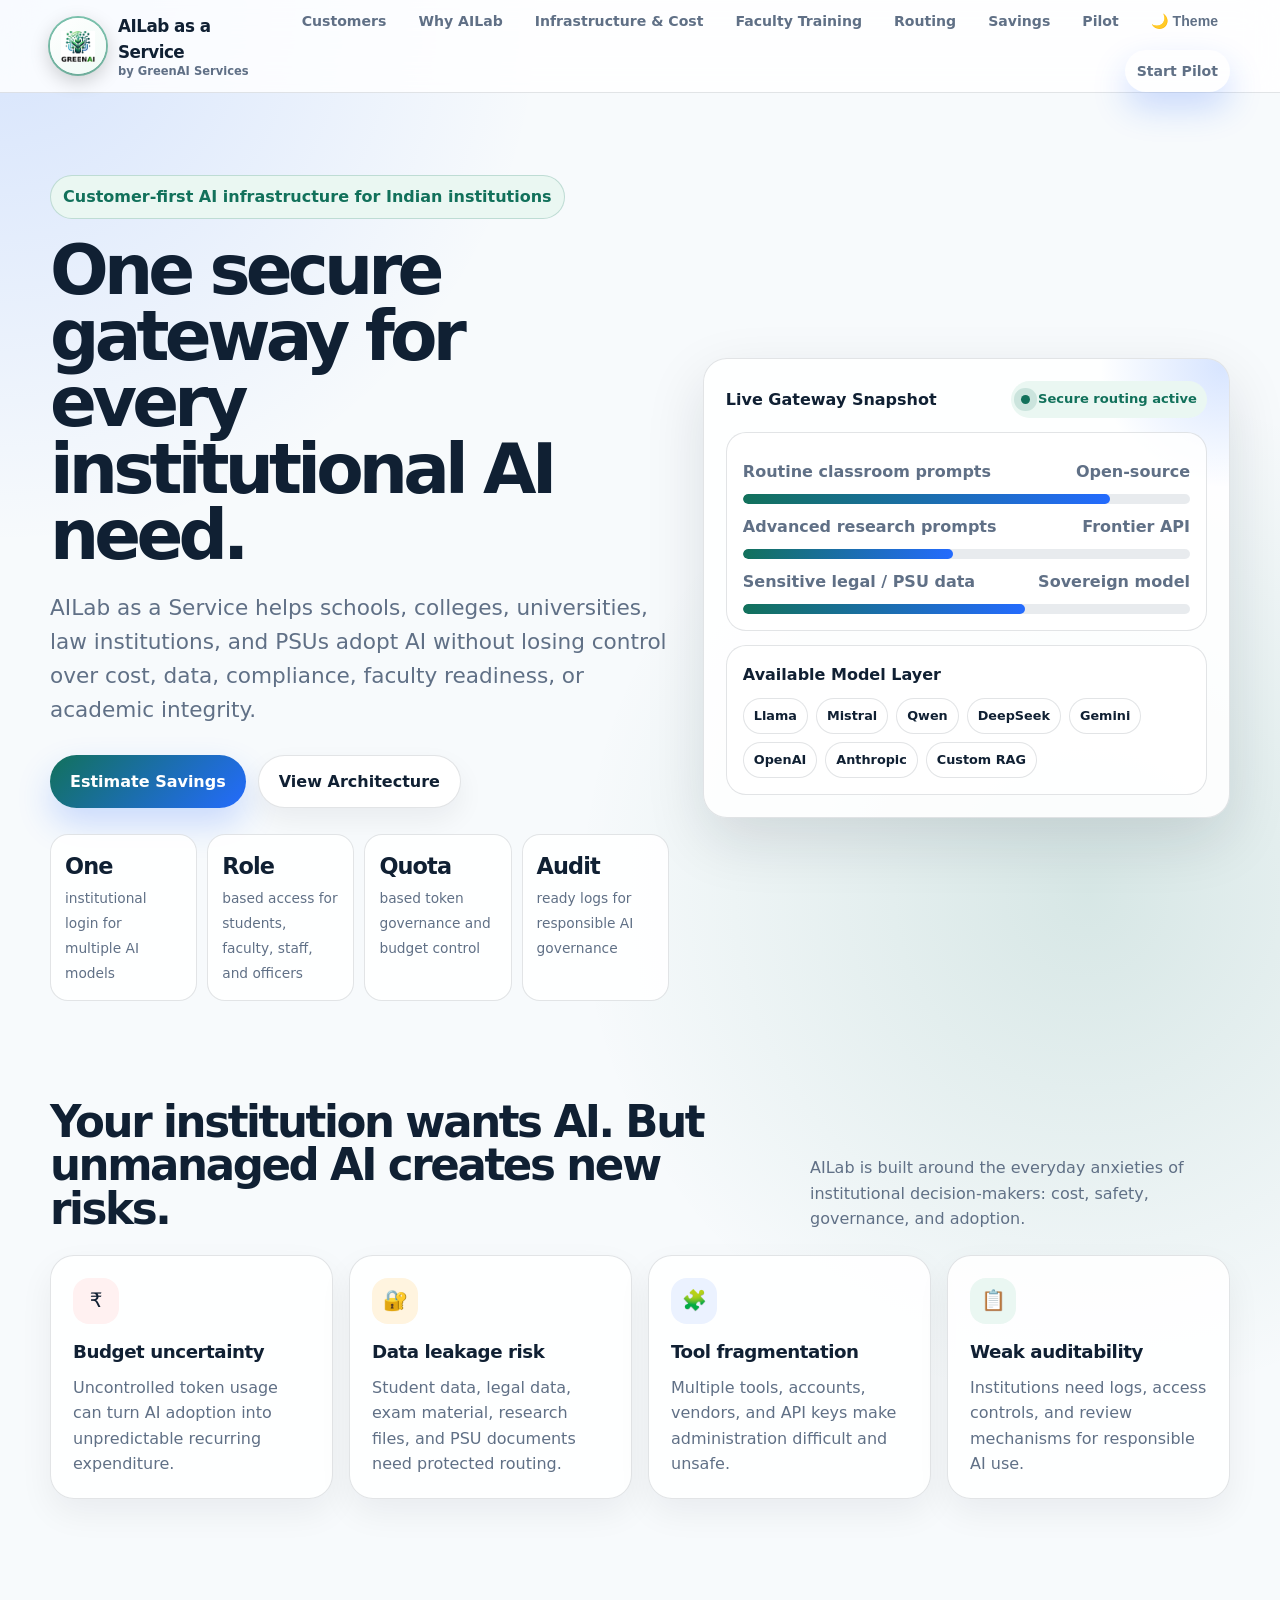
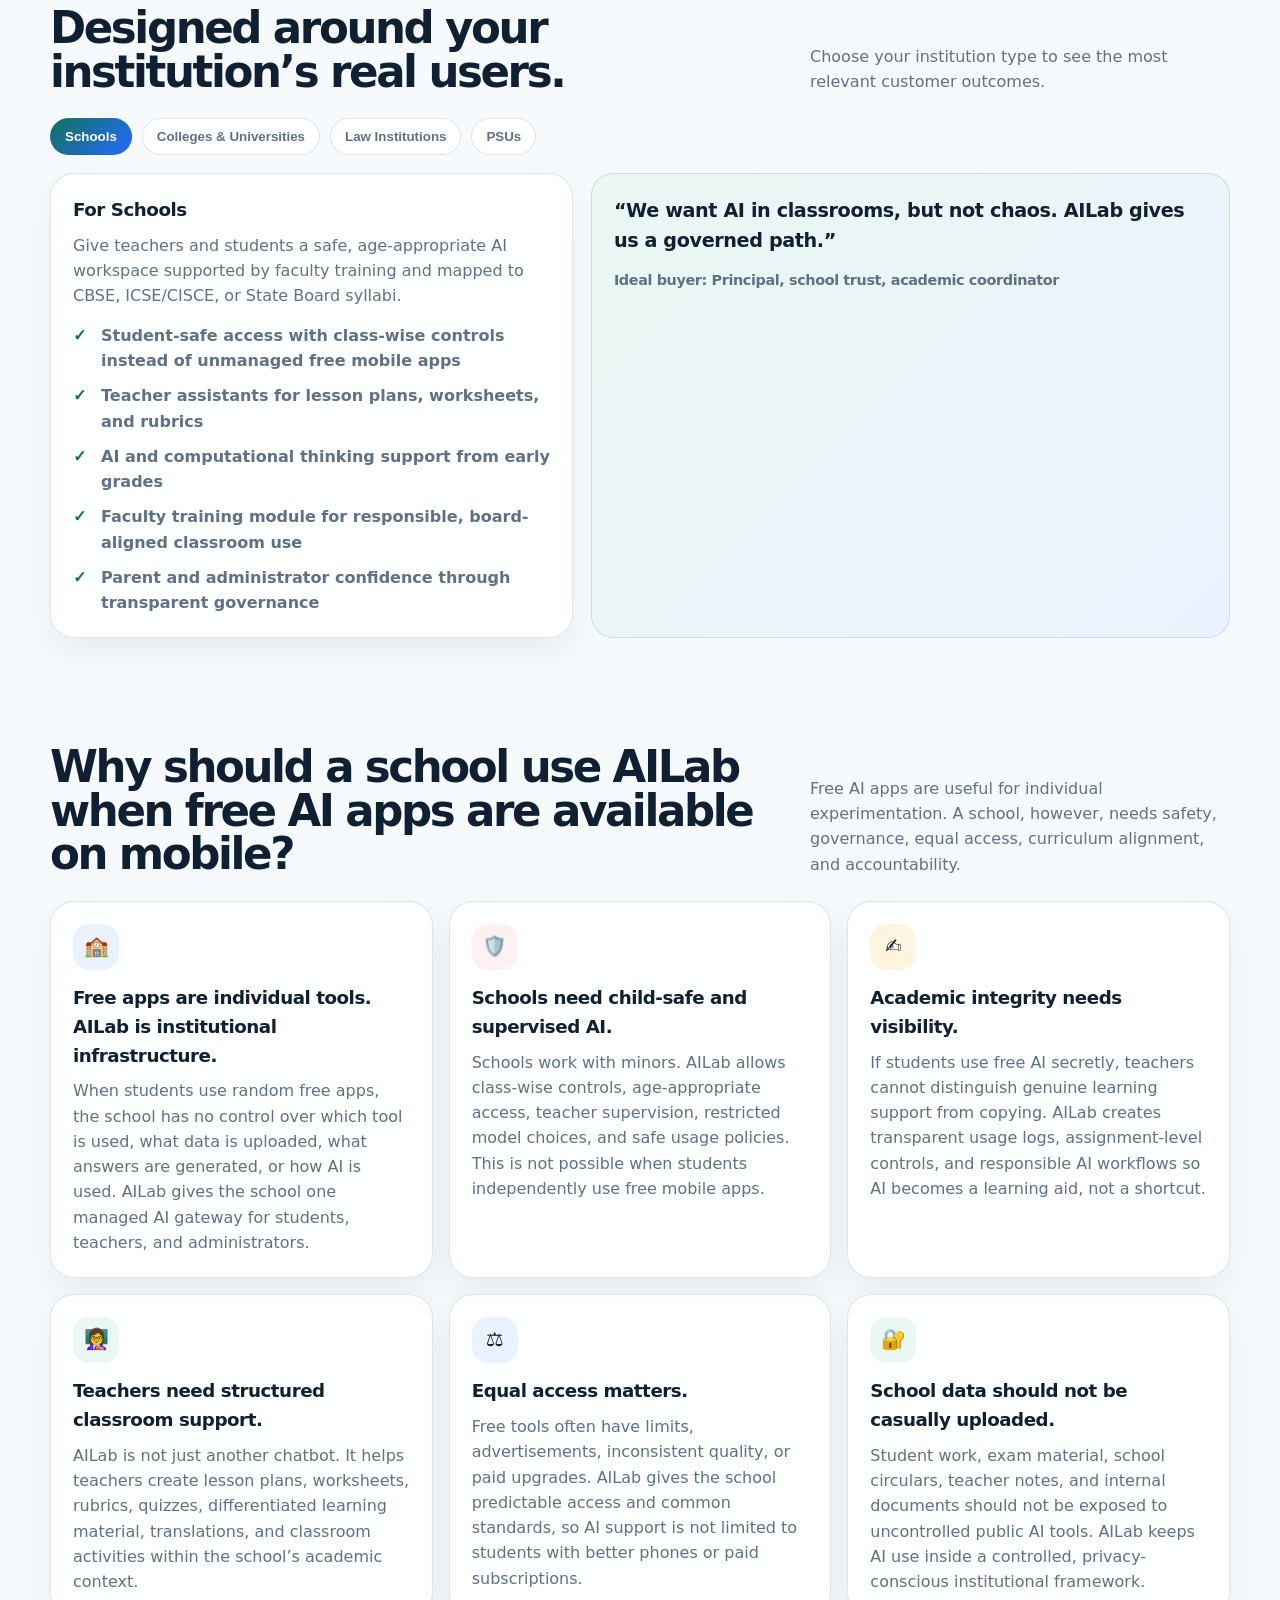
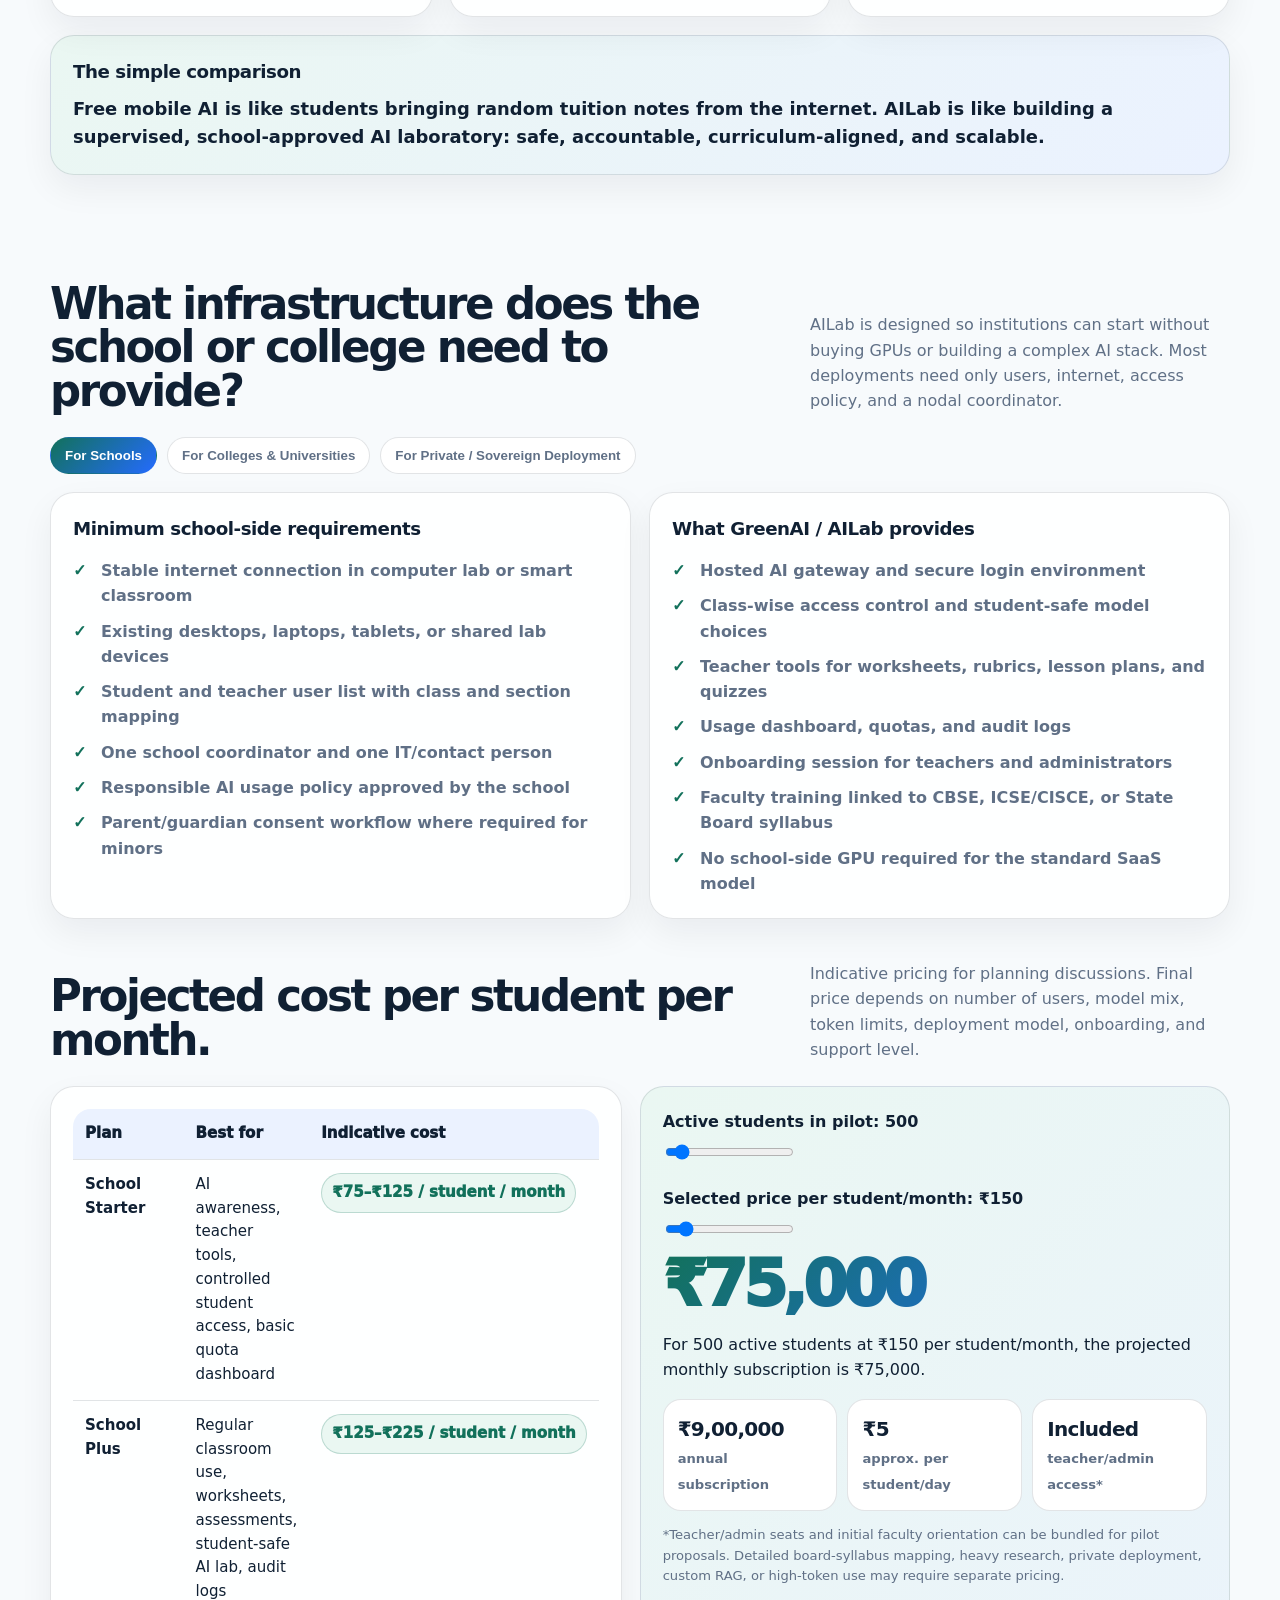
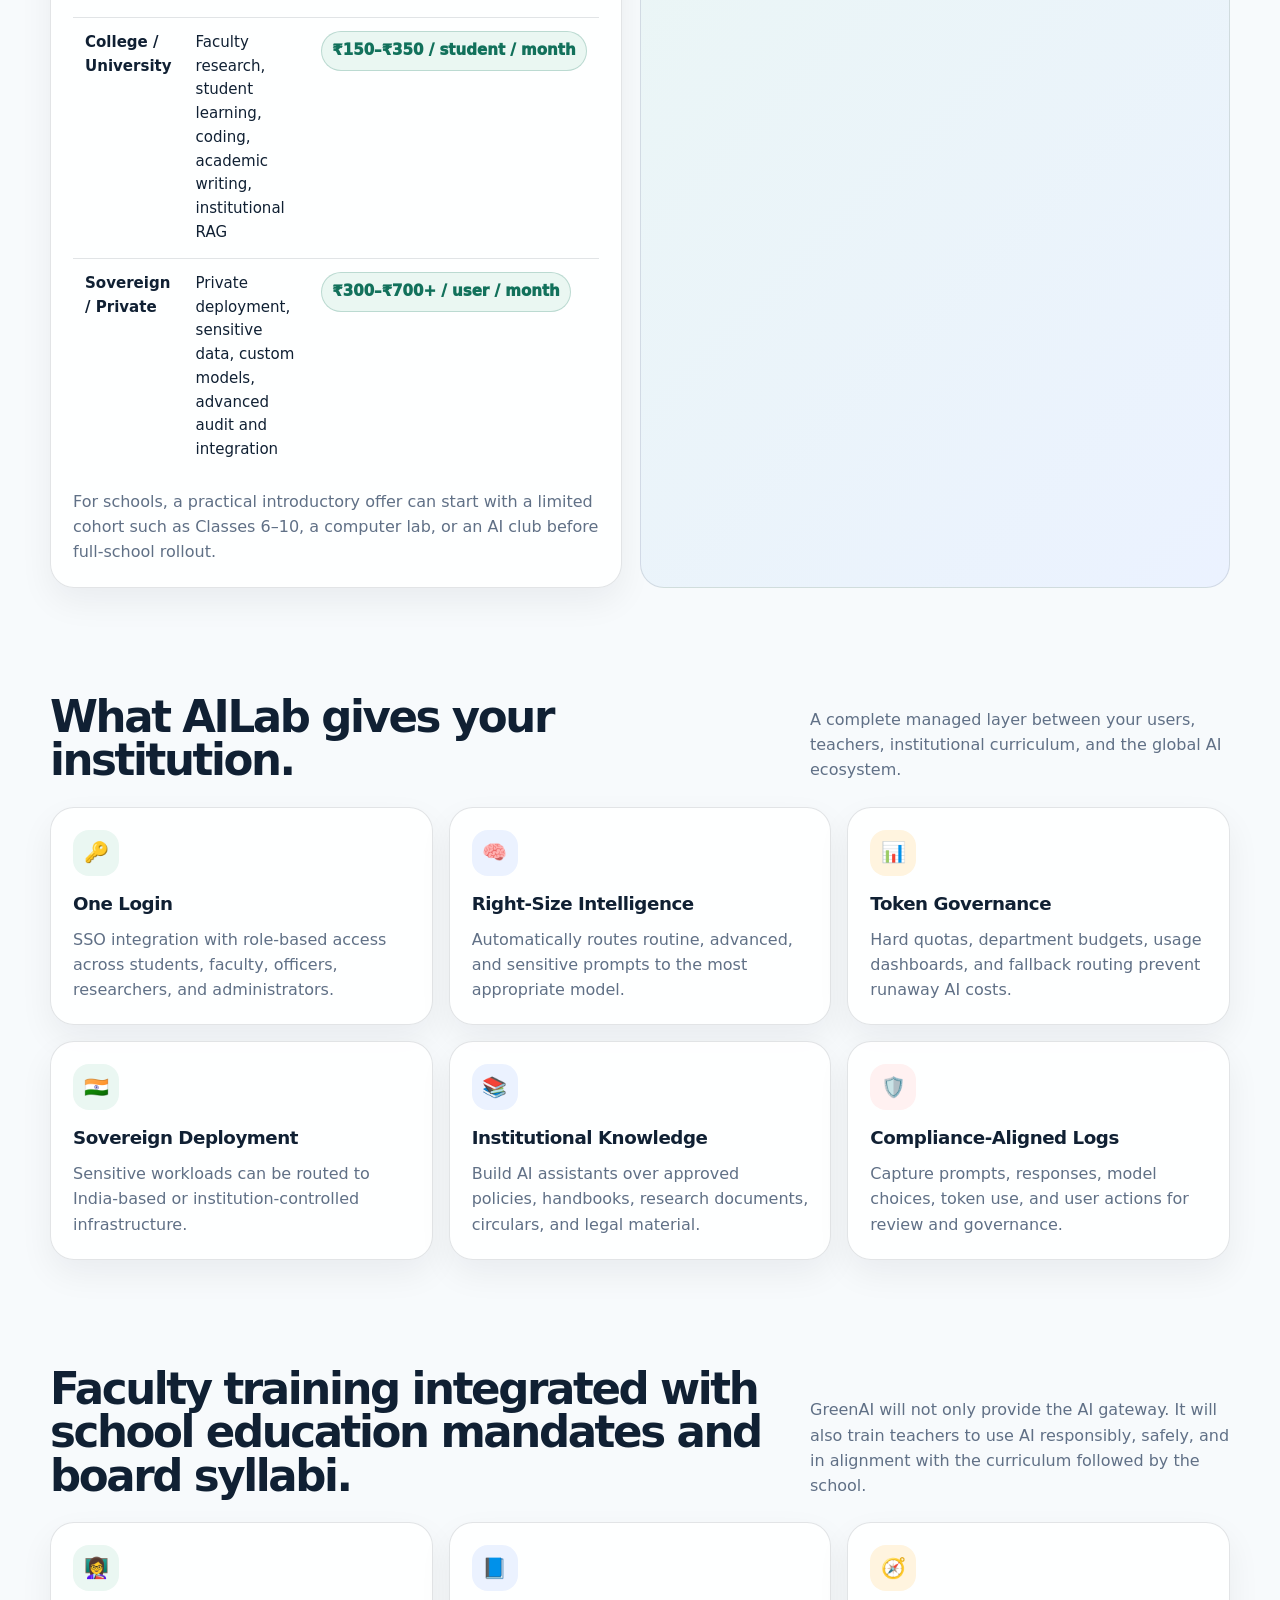
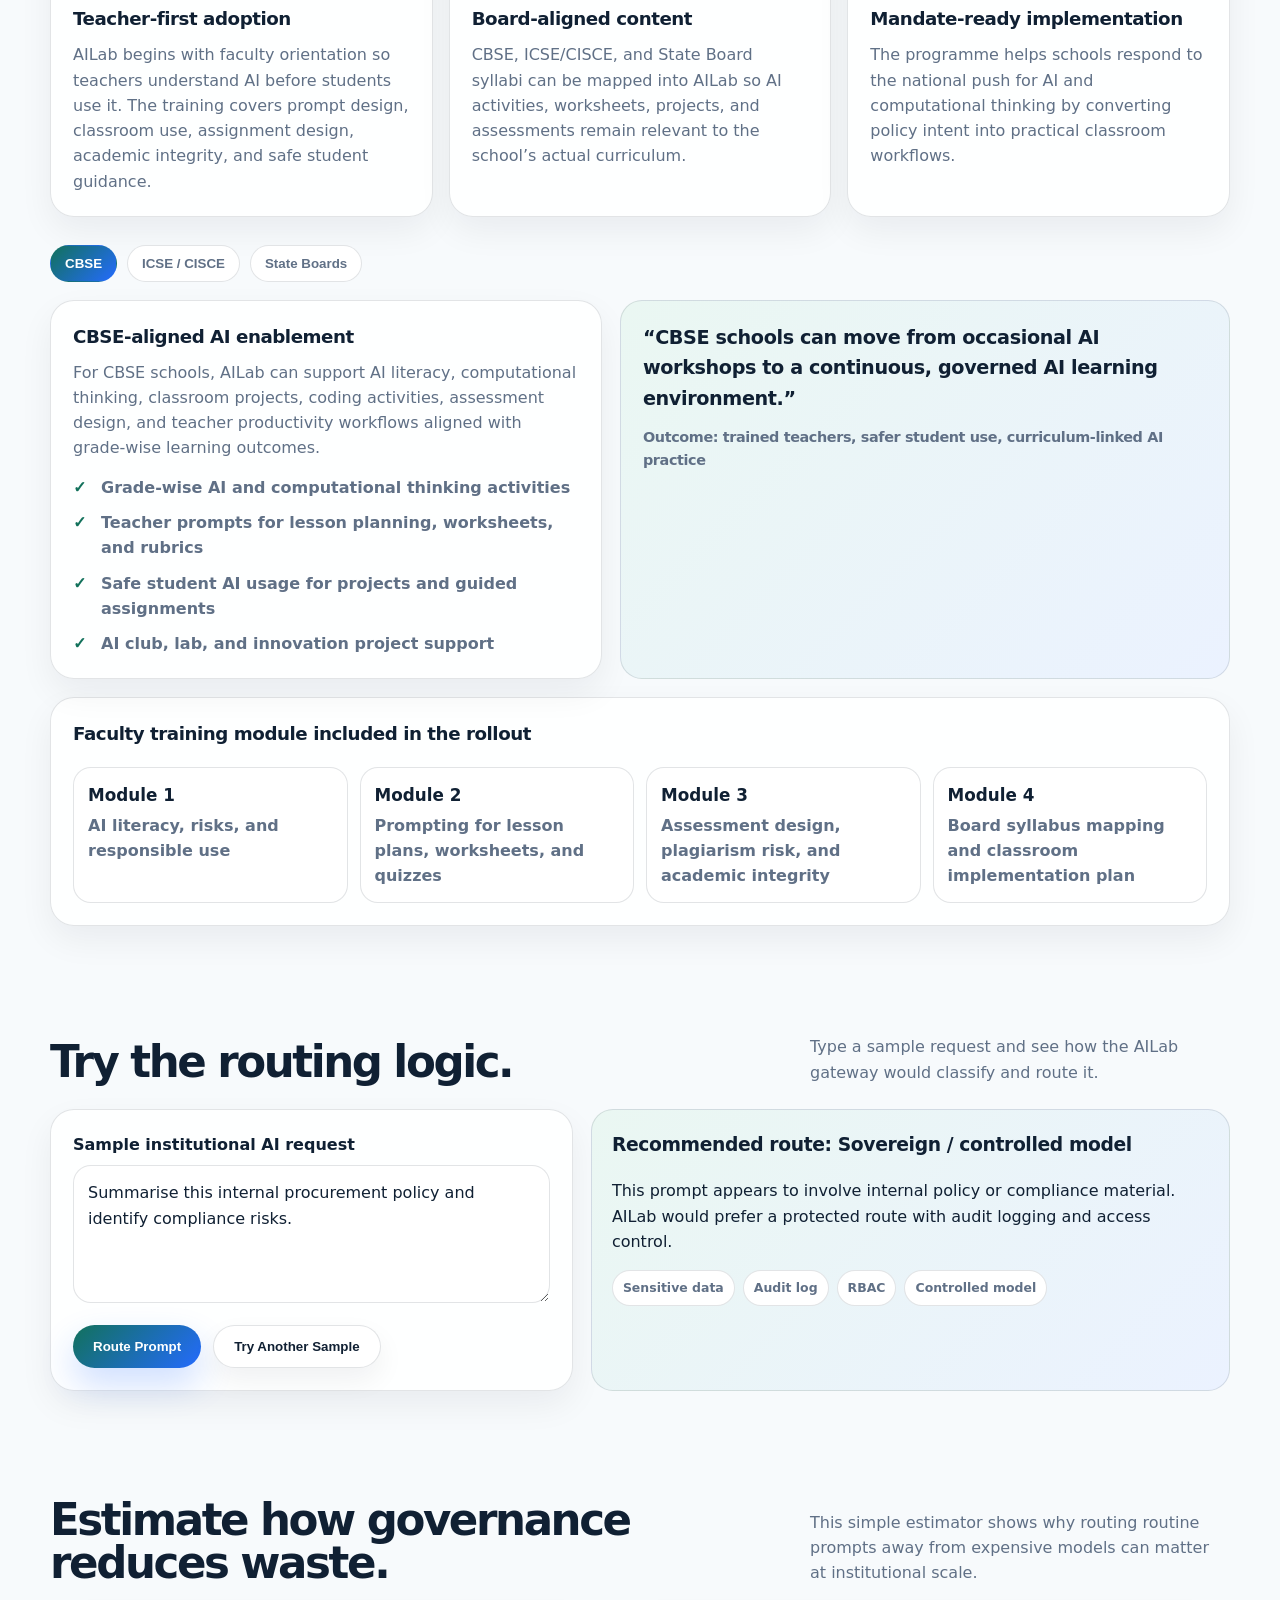
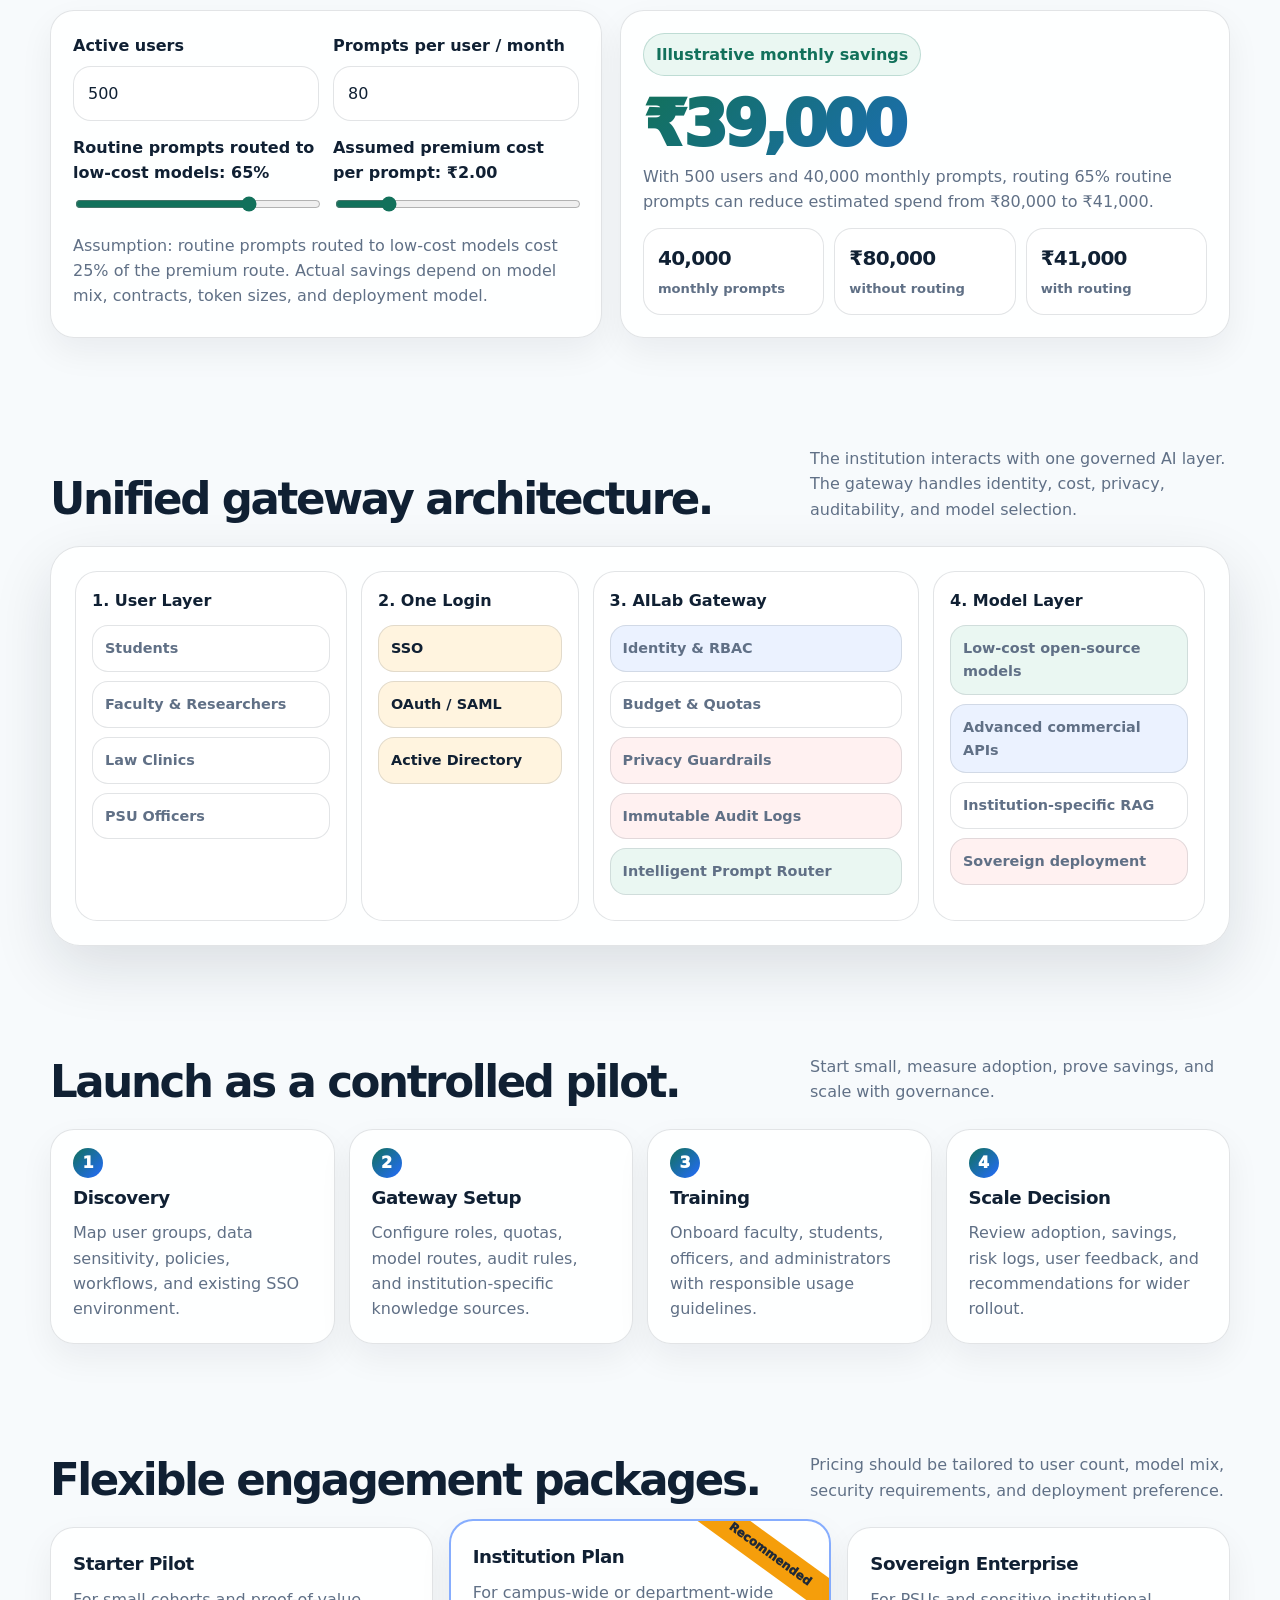
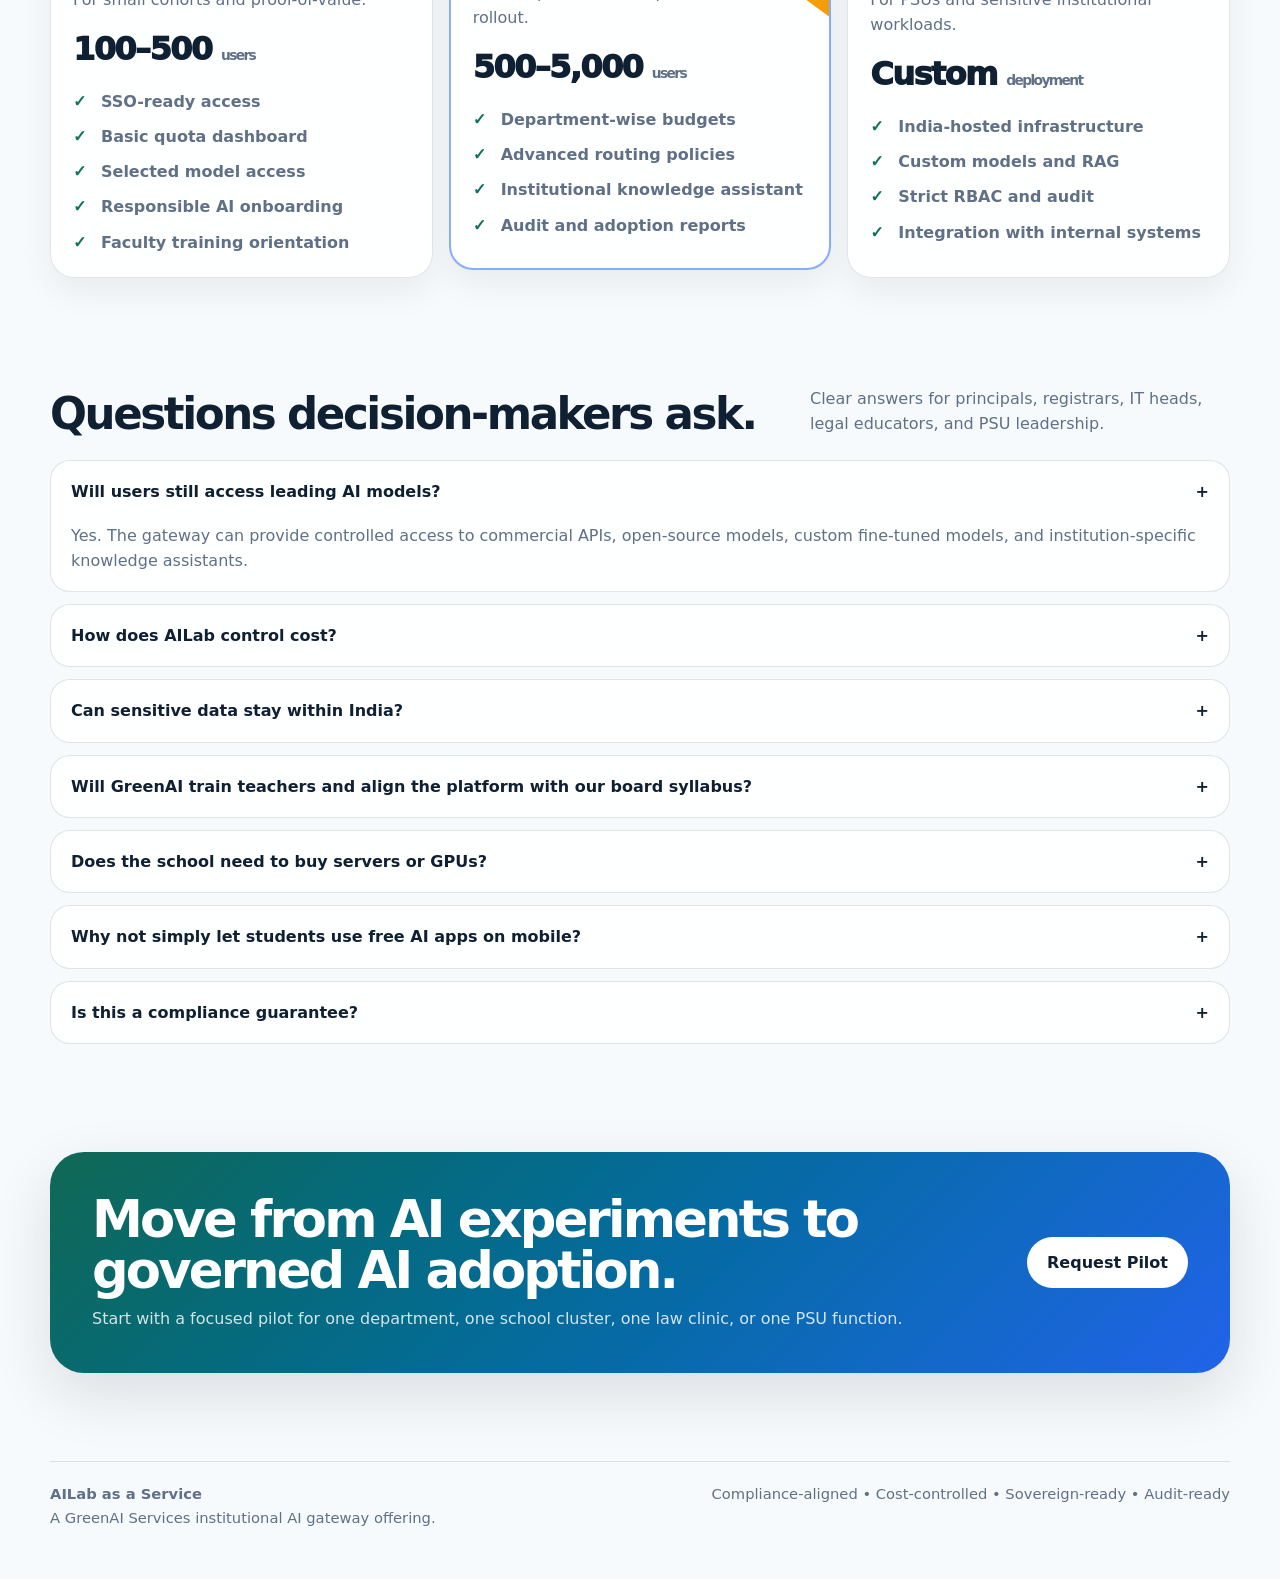
<file: AILab_as_a_Service_customer_centric_brochure_faculty_syllabus_updated.html>
<!DOCTYPE html>
<html lang="en">
<head>
  <meta charset="UTF-8" />
  <meta name="viewport" content="width=device-width, initial-scale=1.0" />
  <title>AILab as a Service | Customer-Centric Interactive Brochure</title>
  <style>
    :root {
      --bg: #f7fafc;
      --panel: rgba(255,255,255,0.88);
      --panel-solid: #ffffff;
      --ink: #102033;
      --muted: #607086;
      --brand: #12715b;
      --brand-2: #246bfe;
      --accent: #f59e0b;
      --danger: #b91c1c;
      --line: rgba(16, 32, 51, 0.12);
      --shadow: 0 22px 60px rgba(15, 23, 42, 0.12);
      --radius: 24px;
      --soft: #eaf7f2;
      --blue-soft: #ebf2ff;
      --orange-soft: #fff4df;
      --red-soft: #fff1f1;
    }

    [data-theme="dark"] {
      --bg: #08111f;
      --panel: rgba(15, 23, 42, 0.86);
      --panel-solid: #111827;
      --ink: #f8fafc;
      --muted: #a8b3c7;
      --brand: #54d8b2;
      --brand-2: #7aa2ff;
      --accent: #fbbf24;
      --danger: #fb7185;
      --line: rgba(248, 250, 252, 0.14);
      --shadow: 0 24px 80px rgba(0,0,0,0.36);
      --soft: rgba(84,216,178,0.12);
      --blue-soft: rgba(122,162,255,0.12);
      --orange-soft: rgba(251,191,36,0.12);
      --red-soft: rgba(251,113,133,0.12);
    }

    * { box-sizing: border-box; }
    html { scroll-behavior: smooth; }
    body {
      margin: 0;
      font-family: Inter, ui-sans-serif, system-ui, -apple-system, BlinkMacSystemFont, "Segoe UI", sans-serif;
      background:
        radial-gradient(circle at top left, rgba(36,107,254,0.16), transparent 34rem),
        radial-gradient(circle at 85% 8%, rgba(18,113,91,0.14), transparent 32rem),
        var(--bg);
      color: var(--ink);
      line-height: 1.58;
    }

    a { color: inherit; text-decoration: none; }
    .container { width: min(1180px, calc(100% - 36px)); margin: 0 auto; }
    .nav {
      position: sticky;
      top: 0;
      z-index: 50;
      backdrop-filter: blur(18px);
      background: color-mix(in srgb, var(--panel-solid) 82%, transparent);
      border-bottom: 1px solid var(--line);
    }
    .nav-inner {
      display: flex;
      justify-content: space-between;
      align-items: center;
      gap: 18px;
      min-height: 72px;
    }
    .logo {
      display: flex;
      align-items: center;
      gap: 12px;
      font-weight: 850;
      letter-spacing: -0.03em;
      font-size: 1.05rem;
    }
    .logo-mark {
      width: 42px;
      height: 42px;
      border-radius: 14px;
      background: linear-gradient(135deg, var(--brand), var(--brand-2));
      display: grid;
      place-items: center;
      color: white;
      box-shadow: 0 12px 28px rgba(18,113,91,0.22);
    }
    .logo small {
      display: block;
      color: var(--muted);
      font-weight: 600;
      letter-spacing: 0;
      font-size: 0.72rem;
      margin-top: -4px;
    }
    .nav-links {
      display: flex;
      align-items: center;
      gap: 8px;
      flex-wrap: wrap;
      justify-content: flex-end;
    }
    .nav-links a, .theme-toggle {
      border: 1px solid transparent;
      color: var(--muted);
      padding: 9px 11px;
      border-radius: 999px;
      font-weight: 700;
      font-size: 0.88rem;
      background: transparent;
      cursor: pointer;
    }
    .nav-links a:hover, .theme-toggle:hover {
      color: var(--ink);
      border-color: var(--line);
      background: var(--panel);
    }
    .btn {
      display: inline-flex;
      align-items: center;
      justify-content: center;
      gap: 9px;
      border: 0;
      border-radius: 999px;
      padding: 13px 20px;
      font-weight: 850;
      cursor: pointer;
      transition: transform 0.18s ease, box-shadow 0.18s ease, background 0.18s ease;
      white-space: nowrap;
    }
    .btn:hover { transform: translateY(-2px); }
    .btn-primary {
      background: linear-gradient(135deg, var(--brand), var(--brand-2));
      color: white;
      box-shadow: 0 16px 34px rgba(36,107,254,0.22);
    }
    .btn-secondary {
      background: var(--panel-solid);
      color: var(--ink);
      border: 1px solid var(--line);
      box-shadow: 0 12px 28px rgba(15,23,42,0.06);
    }

    .hero {
      padding: 82px 0 46px;
    }
    .hero-grid {
      display: grid;
      grid-template-columns: 1.08fr 0.92fr;
      gap: 34px;
      align-items: center;
    }
    .eyebrow {
      display: inline-flex;
      align-items: center;
      gap: 8px;
      padding: 8px 12px;
      border-radius: 999px;
      background: var(--soft);
      color: var(--brand);
      font-weight: 850;
      border: 1px solid color-mix(in srgb, var(--brand) 20%, transparent);
      margin-bottom: 18px;
    }
    h1 {
      font-size: clamp(2.45rem, 5.4vw, 5.4rem);
      line-height: 0.96;
      letter-spacing: -0.07em;
      margin: 0 0 22px;
    }
    .hero p.lead {
      color: var(--muted);
      font-size: clamp(1.08rem, 2vw, 1.35rem);
      margin: 0 0 28px;
      max-width: 760px;
    }
    .hero-actions { display: flex; gap: 12px; flex-wrap: wrap; margin-bottom: 24px; }
    .trust-row {
      display: grid;
      grid-template-columns: repeat(4, 1fr);
      gap: 10px;
      margin-top: 26px;
    }
    .trust-card {
      background: var(--panel);
      border: 1px solid var(--line);
      border-radius: 18px;
      padding: 14px;
      min-height: 94px;
    }
    .trust-card b { display: block; font-size: 1.4rem; letter-spacing: -0.04em; }
    .trust-card span { color: var(--muted); font-size: 0.86rem; }

    .hero-card {
      background: var(--panel);
      border: 1px solid var(--line);
      border-radius: var(--radius);
      box-shadow: var(--shadow);
      padding: 22px;
      position: relative;
      overflow: hidden;
    }
    .hero-card:before {
      content: "";
      position: absolute;
      inset: -120px -120px auto auto;
      width: 250px;
      height: 250px;
      background: radial-gradient(circle, rgba(36,107,254,0.18), transparent 70%);
      border-radius: 50%;
    }
    .mini-dashboard {
      display: grid;
      gap: 14px;
      position: relative;
    }
    .dash-top {
      display: flex;
      align-items: center;
      justify-content: space-between;
      gap: 12px;
    }
    .status-pill {
      display: inline-flex;
      align-items: center;
      gap: 8px;
      color: var(--brand);
      background: var(--soft);
      padding: 8px 10px;
      border-radius: 999px;
      font-size: 0.82rem;
      font-weight: 850;
    }
    .pulse {
      width: 9px; height: 9px;
      border-radius: 50%;
      background: var(--brand);
      box-shadow: 0 0 0 7px color-mix(in srgb, var(--brand) 14%, transparent);
    }
    .route-card {
      padding: 16px;
      border-radius: 20px;
      border: 1px solid var(--line);
      background: color-mix(in srgb, var(--panel-solid) 80%, transparent);
    }
    .route-line {
      display: flex;
      align-items: center;
      justify-content: space-between;
      gap: 12px;
      margin: 10px 0;
      color: var(--muted);
      font-weight: 700;
    }
    .bar {
      height: 10px;
      border-radius: 999px;
      background: color-mix(in srgb, var(--muted) 14%, transparent);
      overflow: hidden;
      margin-top: 8px;
    }
    .bar > i {
      display: block;
      height: 100%;
      border-radius: inherit;
      background: linear-gradient(90deg, var(--brand), var(--brand-2));
      width: var(--w);
    }
    .model-pills { display: flex; flex-wrap: wrap; gap: 8px; margin-top: 10px; }
    .model-pills span {
      border: 1px solid var(--line);
      background: var(--panel-solid);
      border-radius: 999px;
      padding: 7px 10px;
      font-weight: 800;
      font-size: 0.8rem;
    }

    section { padding: 54px 0; }
    .section-head {
      display: flex;
      justify-content: space-between;
      align-items: end;
      gap: 20px;
      margin-bottom: 24px;
    }
    .section-head h2 {
      font-size: clamp(2rem, 3.4vw, 3.2rem);
      line-height: 1;
      letter-spacing: -0.055em;
      margin: 0;
      max-width: 780px;
    }
    .section-head p {
      color: var(--muted);
      margin: 0;
      max-width: 420px;
    }

    .grid-3 {
      display: grid;
      grid-template-columns: repeat(3, 1fr);
      gap: 16px;
    }
    .grid-4 {
      display: grid;
      grid-template-columns: repeat(4, 1fr);
      gap: 16px;
    }
    .card {
      background: var(--panel);
      border: 1px solid var(--line);
      border-radius: var(--radius);
      padding: 22px;
      box-shadow: 0 14px 34px rgba(15,23,42,0.06);
    }
    .card h3 {
      margin: 0 0 8px;
      font-size: 1.14rem;
      letter-spacing: -0.025em;
    }
    .card p { color: var(--muted); margin: 0; }
    .icon {
      width: 46px; height: 46px;
      border-radius: 16px;
      display: grid; place-items: center;
      font-size: 1.25rem;
      background: var(--blue-soft);
      margin-bottom: 14px;
    }
    .icon.green { background: var(--soft); }
    .icon.orange { background: var(--orange-soft); }
    .icon.red { background: var(--red-soft); }

    .persona-tabs {
      display: flex;
      gap: 10px;
      flex-wrap: wrap;
      margin-bottom: 18px;
    }
    .tab {
      border: 1px solid var(--line);
      background: var(--panel-solid);
      color: var(--muted);
      border-radius: 999px;
      padding: 10px 14px;
      font-weight: 850;
      cursor: pointer;
    }
    .tab.active {
      background: linear-gradient(135deg, var(--brand), var(--brand-2));
      color: #fff;
      border-color: transparent;
    }
    .persona-panel {
      display: none;
      grid-template-columns: 0.9fr 1.1fr;
      gap: 18px;
      align-items: stretch;
    }
    .persona-panel.active { display: grid; }
    .bullets {
      list-style: none;
      padding: 0;
      margin: 14px 0 0;
      display: grid;
      gap: 10px;
    }
    .bullets li {
      position: relative;
      padding-left: 28px;
      color: var(--muted);
      font-weight: 650;
    }
    .bullets li:before {
      content: "✓";
      position: absolute;
      left: 0;
      top: 0;
      color: var(--brand);
      font-weight: 950;
    }
    .quote {
      font-size: 1.2rem;
      font-weight: 850;
      letter-spacing: -0.02em;
      padding: 22px;
      border-radius: 22px;
      background: linear-gradient(135deg, var(--soft), var(--blue-soft));
      border: 1px solid var(--line);
      min-height: 100%;
    }
    .quote span {
      display: block;
      font-size: 0.9rem;
      color: var(--muted);
      font-weight: 700;
      margin-top: 12px;
    }

    .architecture {
      background: var(--panel);
      border: 1px solid var(--line);
      border-radius: 30px;
      padding: 24px;
      box-shadow: var(--shadow);
    }
    .flow {
      display: grid;
      grid-template-columns: 1fr 0.8fr 1.2fr 1fr;
      gap: 14px;
      align-items: stretch;
    }
    .flow-col {
      border: 1px solid var(--line);
      border-radius: 22px;
      padding: 16px;
      background: color-mix(in srgb, var(--panel-solid) 76%, transparent);
    }
    .flow-col h3 { margin: 0 0 12px; font-size: 1rem; }
    .node {
      padding: 11px 12px;
      border-radius: 16px;
      background: var(--panel-solid);
      border: 1px solid var(--line);
      margin: 9px 0;
      font-weight: 800;
      color: var(--muted);
      font-size: 0.9rem;
    }
    .node.core { color: var(--ink); background: var(--orange-soft); }
    .node.green { background: var(--soft); }
    .node.blue { background: var(--blue-soft); }
    .node.red { background: var(--red-soft); }

    .router-demo {
      display: grid;
      grid-template-columns: 0.9fr 1.1fr;
      gap: 18px;
      align-items: stretch;
    }
    textarea, input[type="number"] {
      width: 100%;
      border: 1px solid var(--line);
      background: var(--panel-solid);
      color: var(--ink);
      border-radius: 18px;
      padding: 14px;
      font: inherit;
      outline: none;
    }
    textarea { min-height: 138px; resize: vertical; }
    label { font-weight: 850; display: block; margin-bottom: 8px; }
    .result-box {
      min-height: 138px;
      border-radius: 22px;
      padding: 20px;
      background: linear-gradient(135deg, var(--soft), var(--blue-soft));
      border: 1px solid var(--line);
    }
    .result-box h3 { margin-top: 0; letter-spacing: -0.02em; }
    .tag-row { display: flex; gap: 8px; flex-wrap: wrap; margin-top: 12px; }
    .tag {
      padding: 7px 10px;
      border-radius: 999px;
      background: var(--panel-solid);
      border: 1px solid var(--line);
      color: var(--muted);
      font-size: 0.78rem;
      font-weight: 850;
    }

    .calculator {
      display: grid;
      grid-template-columns: 0.95fr 1.05fr;
      gap: 18px;
      align-items: stretch;
    }
    .calc-grid {
      display: grid;
      grid-template-columns: repeat(2, 1fr);
      gap: 14px;
    }
    .range-wrap input[type="range"] { width: 100%; accent-color: var(--brand); }
    .big-number {
      font-size: clamp(2.2rem, 5vw, 4.4rem);
      line-height: 1;
      font-weight: 950;
      letter-spacing: -0.07em;
      margin: 8px 0;
      background: linear-gradient(135deg, var(--brand), var(--brand-2));
      -webkit-background-clip: text;
      color: transparent;
    }
    .mini-metrics {
      display: grid;
      grid-template-columns: repeat(3, 1fr);
      gap: 10px;
      margin-top: 14px;
    }
    .metric {
      border: 1px solid var(--line);
      background: var(--panel-solid);
      padding: 14px;
      border-radius: 18px;
    }
    .metric b { display: block; font-size: 1.25rem; letter-spacing: -0.035em; }
    .metric span { color: var(--muted); font-size: 0.82rem; font-weight: 700; }

    .timeline {
      display: grid;
      grid-template-columns: repeat(4, 1fr);
      gap: 14px;
      counter-reset: step;
    }
    .step {
      position: relative;
      counter-increment: step;
      padding-top: 54px;
    }
    .step:before {
      content: counter(step);
      position: absolute;
      top: 18px;
      left: 22px;
      width: 30px;
      height: 30px;
      display: grid;
      place-items: center;
      border-radius: 50%;
      background: linear-gradient(135deg, var(--brand), var(--brand-2));
      color: white;
      font-weight: 950;
    }

    .packages {
      display: grid;
      grid-template-columns: repeat(3, 1fr);
      gap: 16px;
      align-items: stretch;
    }
    .package {
      position: relative;
      overflow: hidden;
    }
    .package.featured {
      border: 2px solid color-mix(in srgb, var(--brand-2) 55%, transparent);
      transform: translateY(-8px);
    }
    .ribbon {
      position: absolute;
      top: 18px;
      right: -36px;
      transform: rotate(36deg);
      background: var(--accent);
      color: #1f2937;
      font-weight: 950;
      padding: 6px 46px;
      font-size: 0.74rem;
    }
    .price {
      font-size: 2rem;
      font-weight: 950;
      letter-spacing: -0.05em;
      margin: 12px 0 4px;
    }
    .price small { font-size: 0.86rem; color: var(--muted); font-weight: 800; }

    .faq { display: grid; gap: 12px; }
    .faq-item {
      border: 1px solid var(--line);
      border-radius: 20px;
      background: var(--panel);
      overflow: hidden;
    }
    .faq-q {
      width: 100%;
      text-align: left;
      background: transparent;
      border: 0;
      color: var(--ink);
      padding: 18px 20px;
      font: inherit;
      font-weight: 900;
      cursor: pointer;
      display: flex;
      justify-content: space-between;
      align-items: center;
      gap: 12px;
    }
    .faq-a {
      max-height: 0;
      overflow: hidden;
      transition: max-height 0.25s ease;
      color: var(--muted);
      padding: 0 20px;
    }
    .faq-item.open .faq-a {
      max-height: 220px;
      padding: 0 20px 18px;
    }

    .cta {
      background: linear-gradient(135deg, color-mix(in srgb, var(--brand) 92%, #000), color-mix(in srgb, var(--brand-2) 92%, #000));
      color: white;
      border-radius: 34px;
      padding: 42px;
      display: grid;
      grid-template-columns: 1fr auto;
      gap: 20px;
      align-items: center;
      box-shadow: var(--shadow);
    }
    .cta h2 { color: white; margin: 0 0 10px; font-size: clamp(2rem, 4vw, 3.4rem); letter-spacing: -0.055em; line-height: 1; }
    .cta p { margin: 0; color: rgba(255,255,255,0.82); }
    .cta .btn { background: #fff; color: #102033; box-shadow: none; }

    footer {
      padding: 34px 0 50px;
      color: var(--muted);
      font-size: 0.92rem;
    }
    .footer-grid {
      display: flex;
      justify-content: space-between;
      gap: 18px;
      border-top: 1px solid var(--line);
      padding-top: 20px;
      flex-wrap: wrap;
    }


    .infra-tabs {
      display: flex;
      gap: 10px;
      flex-wrap: wrap;
      margin-bottom: 18px;
    }
    .infra-panel {
      display: none;
      grid-template-columns: 1fr 1fr;
      gap: 18px;
      align-items: stretch;
    }
    .infra-panel.active { display: grid; }
    .cost-table {
      width: 100%;
      border-collapse: collapse;
      overflow: hidden;
      border-radius: 18px;
      font-size: 0.94rem;
    }
    .cost-table th, .cost-table td {
      border-bottom: 1px solid var(--line);
      padding: 13px 12px;
      text-align: left;
      vertical-align: top;
    }
    .cost-table th {
      background: var(--blue-soft);
      font-weight: 950;
    }
    .cost-table tr:last-child td { border-bottom: 0; }
    .cost-badge {
      display: inline-flex;
      align-items: center;
      justify-content: center;
      border-radius: 999px;
      padding: 7px 10px;
      font-weight: 950;
      background: var(--soft);
      color: var(--brand);
      border: 1px solid color-mix(in srgb, var(--brand) 22%, transparent);
      white-space: nowrap;
    }
    .cost-slider-card {
      background: linear-gradient(135deg, var(--soft), var(--blue-soft));
      border: 1px solid var(--line);
      border-radius: var(--radius);
      padding: 22px;
    }


    .training-panel {
      display: none;
      grid-template-columns: 0.95fr 1.05fr;
      gap: 18px;
      align-items: stretch;
    }
    .training-panel.active { display: grid; }
    .module-strip {
      display: grid;
      grid-template-columns: repeat(4, 1fr);
      gap: 12px;
      margin-top: 18px;
    }
    .module-chip {
      border: 1px solid var(--line);
      background: var(--panel-solid);
      border-radius: 18px;
      padding: 14px;
      font-weight: 850;
      color: var(--muted);
    }
    .module-chip b {
      display: block;
      color: var(--ink);
      margin-bottom: 4px;
      font-size: 1.05rem;
    }

    .mobile-menu { display: none; }

    @media (max-width: 940px) {
      .hero-grid, .persona-panel, .infra-panel, .training-panel, .router-demo, .calculator, .flow, .cta {
        grid-template-columns: 1fr;
      }
      .grid-3, .grid-4, .packages, .timeline, .module-strip {
        grid-template-columns: repeat(2, 1fr);
      }
      .section-head {
        align-items: start;
        flex-direction: column;
      }
      .trust-row { grid-template-columns: repeat(2, 1fr); }
      .package.featured { transform: none; }
      .nav-links a { display: none; }
      .mobile-menu { display: inline-flex; }
    }

    @media (max-width: 620px) {
      .grid-3, .grid-4, .packages, .timeline, .trust-row, .calc-grid, .mini-metrics {
        grid-template-columns: 1fr;
      }
      .hero { padding-top: 54px; }
      .container { width: min(100% - 24px, 1180px); }
      .cta { padding: 28px; border-radius: 26px; }
      .nav-inner { min-height: 66px; }
      .logo small { display: none; }
      h1 { font-size: 3rem; }
    }

    @media print {
      .nav, .theme-toggle, .btn, .faq-q span { display: none !important; }
      body { background: white; color: #111827; }
      .card, .hero-card, .architecture, .cta, .faq-item { box-shadow: none; break-inside: avoid; }
      section { padding: 24px 0; }
      .faq-a { max-height: none !important; padding: 0 20px 18px !important; }
      .persona-panel { display: grid !important; }
    }

    /* GreenAI logo replaces AI square in left nav brand */
    .logo .greenai-logo-circle--sm {
      flex-shrink: 0;
    }
  </style>
  <link rel="stylesheet" href="greenai-brand-bar.css">
  <link rel="preload" as="image" href="green_ai_logo_cropped.webp" type="image/webp">
</head>
<body data-theme="light">
  <nav class="nav">
    <div class="container nav-inner">
      <a href="#top" class="logo" aria-label="AILab as a Service home">
        <span class="greenai-logo-circle greenai-logo-circle--sm" aria-hidden="true">
          <picture>
            <source srcset="green_ai_logo_cropped.webp" type="image/webp">
            <img src="green_ai_logo_cropped.jpeg" alt="" width="308" height="282" decoding="async">
          </picture>
        </span>
        <span>AILab as a Service <small>by GreenAI Services</small></span>
      </a>
      <div class="nav-links">
        <a href="#customers">Customers</a>
        <a href="#why-not-free">Why AILab</a>
        <a href="#infra-cost">Infrastructure & Cost</a>
        <a href="#faculty-training">Faculty Training</a>
        <a href="#routing">Routing</a>
        <a href="#savings">Savings</a>
        <a href="#pilot">Pilot</a>
        <button class="theme-toggle" id="themeToggle" type="button">🌙 Theme</button>
        <a class="btn btn-primary" href="#contact">Start Pilot</a>
      </div>
    </div>
  </nav>

  <main id="top">
    <section class="hero">
      <div class="container hero-grid">
        <div>
          <div class="eyebrow">Customer-first AI infrastructure for Indian institutions</div>
          <h1>One secure gateway for every institutional AI need.</h1>
          <p class="lead">
            AILab as a Service helps schools, colleges, universities, law institutions, and PSUs adopt AI without losing control over cost, data, compliance, faculty readiness, or academic integrity.
          </p>
          <div class="hero-actions">
            <a class="btn btn-primary" href="#savings">Estimate Savings</a>
            <a class="btn btn-secondary" href="#architecture">View Architecture</a>
          </div>
          <div class="trust-row" aria-label="Key benefits">
            <div class="trust-card"><b>One</b><span>institutional login for multiple AI models</span></div>
            <div class="trust-card"><b>Role</b><span>based access for students, faculty, staff, and officers</span></div>
            <div class="trust-card"><b>Quota</b><span>based token governance and budget control</span></div>
            <div class="trust-card"><b>Audit</b><span>ready logs for responsible AI governance</span></div>
          </div>
        </div>

        <aside class="hero-card" aria-label="AILab dashboard preview">
          <div class="mini-dashboard">
            <div class="dash-top">
              <strong>Live Gateway Snapshot</strong>
              <span class="status-pill"><i class="pulse"></i>Secure routing active</span>
            </div>
            <div class="route-card">
              <div class="route-line"><span>Routine classroom prompts</span><strong>Open-source</strong></div>
              <div class="bar"><i style="--w: 82%"></i></div>
              <div class="route-line"><span>Advanced research prompts</span><strong>Frontier API</strong></div>
              <div class="bar"><i style="--w: 47%"></i></div>
              <div class="route-line"><span>Sensitive legal / PSU data</span><strong>Sovereign model</strong></div>
              <div class="bar"><i style="--w: 63%"></i></div>
            </div>
            <div class="route-card">
              <strong>Available Model Layer</strong>
              <div class="model-pills">
                <span>Llama</span><span>Mistral</span><span>Qwen</span><span>DeepSeek</span><span>Gemini</span><span>OpenAI</span><span>Anthropic</span><span>Custom RAG</span>
              </div>
            </div>
          </div>
        </aside>
      </div>
    </section>

    <section id="challenge">
      <div class="container">
        <div class="section-head">
          <h2>Your institution wants AI. But unmanaged AI creates new risks.</h2>
          <p>AILab is built around the everyday anxieties of institutional decision-makers: cost, safety, governance, and adoption.</p>
        </div>
        <div class="grid-4">
          <div class="card">
            <div class="icon red">₹</div>
            <h3>Budget uncertainty</h3>
            <p>Uncontrolled token usage can turn AI adoption into unpredictable recurring expenditure.</p>
          </div>
          <div class="card">
            <div class="icon orange">🔐</div>
            <h3>Data leakage risk</h3>
            <p>Student data, legal data, exam material, research files, and PSU documents need protected routing.</p>
          </div>
          <div class="card">
            <div class="icon blue">🧩</div>
            <h3>Tool fragmentation</h3>
            <p>Multiple tools, accounts, vendors, and API keys make administration difficult and unsafe.</p>
          </div>
          <div class="card">
            <div class="icon green">📋</div>
            <h3>Weak auditability</h3>
            <p>Institutions need logs, access controls, and review mechanisms for responsible AI use.</p>
          </div>
        </div>
      </div>
    </section>

    <section id="customers">
      <div class="container">
        <div class="section-head">
          <h2>Designed around your institution’s real users.</h2>
          <p>Choose your institution type to see the most relevant customer outcomes.</p>
        </div>

        <div class="persona-tabs" role="tablist" aria-label="Customer segments">
          <button class="tab active" data-tab="school" type="button">Schools</button>
          <button class="tab" data-tab="college" type="button">Colleges & Universities</button>
          <button class="tab" data-tab="law" type="button">Law Institutions</button>
          <button class="tab" data-tab="psu" type="button">PSUs</button>
        </div>

        <div class="persona-panel active" id="school">
          <div class="card">
            <h3>For Schools</h3>
            <p>Give teachers and students a safe, age-appropriate AI workspace supported by faculty training and mapped to CBSE, ICSE/CISCE, or State Board syllabi.</p>
            <ul class="bullets">
              <li>Student-safe access with class-wise controls instead of unmanaged free mobile apps</li>
              <li>Teacher assistants for lesson plans, worksheets, and rubrics</li>
              <li>AI and computational thinking support from early grades</li>
              <li>Faculty training module for responsible, board-aligned classroom use</li>
              <li>Parent and administrator confidence through transparent governance</li>
            </ul>
          </div>
          <div class="quote">“We want AI in classrooms, but not chaos. AILab gives us a governed path.” <span>Ideal buyer: Principal, school trust, academic coordinator</span></div>
        </div>

        <div class="persona-panel" id="college">
          <div class="card">
            <h3>For Colleges & Universities</h3>
            <p>Enable faculty research, academic writing, assignment design, coding, data analysis, and institutional knowledge discovery from one governed AI gateway.</p>
            <ul class="bullets">
              <li>Department-wise quotas and usage analytics</li>
              <li>Faculty research assistants and student learning tools</li>
              <li>Institutional RAG over approved documents and repositories</li>
              <li>Academic integrity review with prompt and response logs</li>
            </ul>
          </div>
          <div class="quote">“We need AI access at scale, but with academic integrity and budget discipline.” <span>Ideal buyer: Vice Chancellor, Registrar, Dean, IQAC, IT Cell</span></div>
        </div>

        <div class="persona-panel" id="law">
          <div class="card">
            <h3>For Law Institutions</h3>
            <p>Teach AI-assisted legal research and drafting in a controlled environment where confidentiality, citations, and audit trails are built into the workflow.</p>
            <ul class="bullets">
              <li>Controlled legal research assistants</li>
              <li>Case-law summarisation and drafting support</li>
              <li>Legal aid clinic workflows with protected data handling</li>
              <li>Human review before sensitive use</li>
            </ul>
          </div>
          <div class="quote">“Students must learn AI-assisted law, but not by uploading client facts into uncontrolled public systems.” <span>Ideal buyer: Law school director, legal clinic head, faculty coordinator</span></div>
        </div>

        <div class="persona-panel" id="psu">
          <div class="card">
            <h3>For PSUs</h3>
            <p>Support secure AI use across departments for policy, compliance, procurement, ESG reporting, multilingual operations, and internal knowledge management.</p>
            <ul class="bullets">
              <li>Officer-wise and department-wise access control</li>
              <li>Sovereign routing for sensitive workloads</li>
              <li>Audit-ready logs for governance and RTI preparedness</li>
              <li>Integration with internal documents, manuals, and compliance workflows</li>
            </ul>
          </div>
          <div class="quote">“We need productivity gains without compromising sovereignty, compliance, or public accountability.” <span>Ideal buyer: CMD office, IT, compliance, HRD, digital transformation cell</span></div>
        </div>
      </div>
    </section>


    <section id="why-not-free">
      <div class="container">
        <div class="section-head">
          <h2>Why should a school use AILab when free AI apps are available on mobile?</h2>
          <p>Free AI apps are useful for individual experimentation. A school, however, needs safety, governance, equal access, curriculum alignment, and accountability.</p>
        </div>

        <div class="grid-3">
          <div class="card">
            <div class="icon blue">🏫</div>
            <h3>Free apps are individual tools. AILab is institutional infrastructure.</h3>
            <p>When students use random free apps, the school has no control over which tool is used, what data is uploaded, what answers are generated, or how AI is used. AILab gives the school one managed AI gateway for students, teachers, and administrators.</p>
          </div>

          <div class="card">
            <div class="icon red">🛡️</div>
            <h3>Schools need child-safe and supervised AI.</h3>
            <p>Schools work with minors. AILab allows class-wise controls, age-appropriate access, teacher supervision, restricted model choices, and safe usage policies. This is not possible when students independently use free mobile apps.</p>
          </div>

          <div class="card">
            <div class="icon orange">✍️</div>
            <h3>Academic integrity needs visibility.</h3>
            <p>If students use free AI secretly, teachers cannot distinguish genuine learning support from copying. AILab creates transparent usage logs, assignment-level controls, and responsible AI workflows so AI becomes a learning aid, not a shortcut.</p>
          </div>

          <div class="card">
            <div class="icon green">👩‍🏫</div>
            <h3>Teachers need structured classroom support.</h3>
            <p>AILab is not just another chatbot. It helps teachers create lesson plans, worksheets, rubrics, quizzes, differentiated learning material, translations, and classroom activities within the school’s academic context.</p>
          </div>

          <div class="card">
            <div class="icon blue">⚖️</div>
            <h3>Equal access matters.</h3>
            <p>Free tools often have limits, advertisements, inconsistent quality, or paid upgrades. AILab gives the school predictable access and common standards, so AI support is not limited to students with better phones or paid subscriptions.</p>
          </div>

          <div class="card">
            <div class="icon green">🔐</div>
            <h3>School data should not be casually uploaded.</h3>
            <p>Student work, exam material, school circulars, teacher notes, and internal documents should not be exposed to uncontrolled public AI tools. AILab keeps AI use inside a controlled, privacy-conscious institutional framework.</p>
          </div>
        </div>

        <div class="card" style="margin-top:18px; background:linear-gradient(135deg,var(--soft),var(--blue-soft));">
          <h3>The simple comparison</h3>
          <p style="font-size:1.12rem; color:var(--ink); font-weight:800;">
            Free mobile AI is like students bringing random tuition notes from the internet. AILab is like building a supervised, school-approved AI laboratory: safe, accountable, curriculum-aligned, and scalable.
          </p>
        </div>
      </div>
    </section>


    <section id="infra-cost">
      <div class="container">
        <div class="section-head">
          <h2>What infrastructure does the school or college need to provide?</h2>
          <p>AILab is designed so institutions can start without buying GPUs or building a complex AI stack. Most deployments need only users, internet, access policy, and a nodal coordinator.</p>
        </div>

        <div class="infra-tabs" role="tablist" aria-label="Infrastructure requirements">
          <button class="tab infra-tab active" data-infra="infra-school" type="button">For Schools</button>
          <button class="tab infra-tab" data-infra="infra-college" type="button">For Colleges & Universities</button>
          <button class="tab infra-tab" data-infra="infra-private" type="button">For Private / Sovereign Deployment</button>
        </div>

        <div class="infra-panel active" id="infra-school">
          <div class="card">
            <h3>Minimum school-side requirements</h3>
            <ul class="bullets">
              <li>Stable internet connection in computer lab or smart classroom</li>
              <li>Existing desktops, laptops, tablets, or shared lab devices</li>
              <li>Student and teacher user list with class and section mapping</li>
              <li>One school coordinator and one IT/contact person</li>
              <li>Responsible AI usage policy approved by the school</li>
              <li>Parent/guardian consent workflow where required for minors</li>
            </ul>
          </div>
          <div class="card">
            <h3>What GreenAI / AILab provides</h3>
            <ul class="bullets">
              <li>Hosted AI gateway and secure login environment</li>
              <li>Class-wise access control and student-safe model choices</li>
              <li>Teacher tools for worksheets, rubrics, lesson plans, and quizzes</li>
              <li>Usage dashboard, quotas, and audit logs</li>
              <li>Onboarding session for teachers and administrators</li>
              <li>Faculty training linked to CBSE, ICSE/CISCE, or State Board syllabus</li>
              <li>No school-side GPU required for the standard SaaS model</li>
            </ul>
          </div>
        </div>

        <div class="infra-panel" id="infra-college">
          <div class="card">
            <h3>Minimum college-side requirements</h3>
            <ul class="bullets">
              <li>Campus internet and user access through lab, Wi-Fi, or personal devices</li>
              <li>Student, faculty, department, and role-wise user data</li>
              <li>Preferred SSO through Google Workspace, Microsoft, SAML, OAuth, LDAP, or Active Directory</li>
              <li>Academic coordinator, IT coordinator, and data/privacy nodal officer</li>
              <li>List of approved institutional documents for knowledge assistants</li>
              <li>AI usage policy covering assignments, research, and academic integrity</li>
            </ul>
          </div>
          <div class="card">
            <h3>What GreenAI / AILab provides</h3>
            <ul class="bullets">
              <li>Unified model gateway with department-wise access control</li>
              <li>Quota and budget dashboards for departments, courses, or projects</li>
              <li>Institutional RAG over approved documents and repositories</li>
              <li>Faculty research, coding, writing, and assessment assistants</li>
              <li>Audit logs for academic review and governance</li>
              <li>Optional integration with LMS, library systems, or internal portals</li>
            </ul>
          </div>
        </div>

        <div class="infra-panel" id="infra-private">
          <div class="card">
            <h3>Additional requirements for private or sovereign deployment</h3>
            <ul class="bullets">
              <li>Approved India-hosted cloud, MeitY-empaneled cloud, or institution-controlled server environment</li>
              <li>VPN/firewall access rules and security review support</li>
              <li>Storage allocation for logs, documents, and institutional knowledge base</li>
              <li>Optional GPU server or GPU cloud budget for local open-source models</li>
              <li>Defined data retention, deletion, and audit policy</li>
              <li>Institutional approval for sensitive-data routing rules</li>
            </ul>
          </div>
          <div class="card">
            <h3>When this option is recommended</h3>
            <ul class="bullets">
              <li>Law schools handling client-like legal clinic data</li>
              <li>Universities processing research, exam, or confidential administrative records</li>
              <li>PSUs working with internal operational, procurement, compliance, or citizen data</li>
              <li>Institutions requiring strict data residency and private model hosting</li>
              <li>High-volume deployments needing custom open-source model optimisation</li>
            </ul>
          </div>
        </div>

        <div class="section-head" style="margin-top:42px;">
          <h2>Projected cost per student per month.</h2>
          <p>Indicative pricing for planning discussions. Final price depends on number of users, model mix, token limits, deployment model, onboarding, and support level.</p>
        </div>

        <div class="calculator">
          <div class="card">
            <table class="cost-table" aria-label="Projected per student monthly cost">
              <thead>
                <tr>
                  <th>Plan</th>
                  <th>Best for</th>
                  <th>Indicative cost</th>
                </tr>
              </thead>
              <tbody>
                <tr>
                  <td><strong>School Starter</strong></td>
                  <td>AI awareness, teacher tools, controlled student access, basic quota dashboard</td>
                  <td><span class="cost-badge">₹75–₹125 / student / month</span></td>
                </tr>
                <tr>
                  <td><strong>School Plus</strong></td>
                  <td>Regular classroom use, worksheets, assessments, student-safe AI lab, audit logs</td>
                  <td><span class="cost-badge">₹125–₹225 / student / month</span></td>
                </tr>
                <tr>
                  <td><strong>College / University</strong></td>
                  <td>Faculty research, student learning, coding, academic writing, institutional RAG</td>
                  <td><span class="cost-badge">₹150–₹350 / student / month</span></td>
                </tr>
                <tr>
                  <td><strong>Sovereign / Private</strong></td>
                  <td>Private deployment, sensitive data, custom models, advanced audit and integration</td>
                  <td><span class="cost-badge">₹300–₹700+ / user / month</span></td>
                </tr>
              </tbody>
            </table>
            <p style="color:var(--muted); margin-top:14px;">
              For schools, a practical introductory offer can start with a limited cohort such as Classes 6–10, a computer lab, or an AI club before full-school rollout.
            </p>
          </div>

          <div class="cost-slider-card">
            <label for="studentCount">Active students in pilot: <span id="studentCountVal">500</span></label>
            <input id="studentCount" type="range" min="100" max="5000" step="100" value="500" />

            <label for="studentPrice" style="margin-top:18px;">Selected price per student/month: ₹<span id="studentPriceVal">150</span></label>
            <input id="studentPrice" type="range" min="75" max="700" step="25" value="150" />

            <div class="big-number" id="monthlyPilotOut">₹75,000</div>
            <p id="studentCostExplain">For 500 active students at ₹150 per student/month, the projected monthly subscription is ₹75,000.</p>

            <div class="mini-metrics">
              <div class="metric"><b id="annualPilotOut">₹9,00,000</b><span>annual subscription</span></div>
              <div class="metric"><b id="dailyCostOut">₹5</b><span>approx. per student/day</span></div>
              <div class="metric"><b id="teacherSeatOut">Included</b><span>teacher/admin access*</span></div>
            </div>

            <p style="font-size:0.82rem; color:var(--muted); margin-top:14px;">
              *Teacher/admin seats and initial faculty orientation can be bundled for pilot proposals. Detailed board-syllabus mapping, heavy research, private deployment, custom RAG, or high-token use may require separate pricing.
            </p>
          </div>
        </div>
      </div>
    </section>

    <section id="solution">
      <div class="container">
        <div class="section-head">
          <h2>What AILab gives your institution.</h2>
          <p>A complete managed layer between your users, teachers, institutional curriculum, and the global AI ecosystem.</p>
        </div>
        <div class="grid-3">
          <div class="card">
            <div class="icon green">🔑</div>
            <h3>One Login</h3>
            <p>SSO integration with role-based access across students, faculty, officers, researchers, and administrators.</p>
          </div>
          <div class="card">
            <div class="icon blue">🧠</div>
            <h3>Right-Size Intelligence</h3>
            <p>Automatically routes routine, advanced, and sensitive prompts to the most appropriate model.</p>
          </div>
          <div class="card">
            <div class="icon orange">📊</div>
            <h3>Token Governance</h3>
            <p>Hard quotas, department budgets, usage dashboards, and fallback routing prevent runaway AI costs.</p>
          </div>
          <div class="card">
            <div class="icon green">🇮🇳</div>
            <h3>Sovereign Deployment</h3>
            <p>Sensitive workloads can be routed to India-based or institution-controlled infrastructure.</p>
          </div>
          <div class="card">
            <div class="icon blue">📚</div>
            <h3>Institutional Knowledge</h3>
            <p>Build AI assistants over approved policies, handbooks, research documents, circulars, and legal material.</p>
          </div>
          <div class="card">
            <div class="icon red">🛡️</div>
            <h3>Compliance-Aligned Logs</h3>
            <p>Capture prompts, responses, model choices, token use, and user actions for review and governance.</p>
          </div>
        </div>
      </div>
    </section>


    <section id="faculty-training">
      <div class="container">
        <div class="section-head">
          <h2>Faculty training integrated with school education mandates and board syllabi.</h2>
          <p>GreenAI will not only provide the AI gateway. It will also train teachers to use AI responsibly, safely, and in alignment with the curriculum followed by the school.</p>
        </div>

        <div class="grid-3">
          <div class="card">
            <div class="icon green">👩‍🏫</div>
            <h3>Teacher-first adoption</h3>
            <p>AILab begins with faculty orientation so teachers understand AI before students use it. The training covers prompt design, classroom use, assignment design, academic integrity, and safe student guidance.</p>
          </div>
          <div class="card">
            <div class="icon blue">📘</div>
            <h3>Board-aligned content</h3>
            <p>CBSE, ICSE/CISCE, and State Board syllabi can be mapped into AILab so AI activities, worksheets, projects, and assessments remain relevant to the school’s actual curriculum.</p>
          </div>
          <div class="card">
            <div class="icon orange">🧭</div>
            <h3>Mandate-ready implementation</h3>
            <p>The programme helps schools respond to the national push for AI and computational thinking by converting policy intent into practical classroom workflows.</p>
          </div>
        </div>

        <div class="persona-tabs" style="margin-top:28px;" role="tablist" aria-label="Board syllabus integration">
          <button class="tab training-tab active" data-training="cbse-panel" type="button">CBSE</button>
          <button class="tab training-tab" data-training="icse-panel" type="button">ICSE / CISCE</button>
          <button class="tab training-tab" data-training="state-panel" type="button">State Boards</button>
        </div>

        <div class="training-panel active" id="cbse-panel">
          <div class="card">
            <h3>CBSE-aligned AI enablement</h3>
            <p>For CBSE schools, AILab can support AI literacy, computational thinking, classroom projects, coding activities, assessment design, and teacher productivity workflows aligned with grade-wise learning outcomes.</p>
            <ul class="bullets">
              <li>Grade-wise AI and computational thinking activities</li>
              <li>Teacher prompts for lesson planning, worksheets, and rubrics</li>
              <li>Safe student AI usage for projects and guided assignments</li>
              <li>AI club, lab, and innovation project support</li>
            </ul>
          </div>
          <div class="quote">“CBSE schools can move from occasional AI workshops to a continuous, governed AI learning environment.” <span>Outcome: trained teachers, safer student use, curriculum-linked AI practice</span></div>
        </div>

        <div class="training-panel" id="icse-panel">
          <div class="card">
            <h3>ICSE / CISCE-aligned AI enablement</h3>
            <p>For ICSE and ISC pathways, AILab can support analytical writing, computer applications, project-based learning, language support, science explanation, and assessment workflows.</p>
            <ul class="bullets">
              <li>Subject-wise AI support for language, science, mathematics, and computer applications</li>
              <li>Project and practical-work guidance with academic integrity controls</li>
              <li>Rubric-based assessment and feedback support</li>
              <li>Teacher training for responsible classroom AI use</li>
            </ul>
          </div>
          <div class="quote">“ICSE/CISCE schools can use AILab to strengthen project work, writing support, and analytical learning without encouraging blind copying.” <span>Outcome: better assignments, better feedback, stronger teacher control</span></div>
        </div>

        <div class="training-panel" id="state-panel">
          <div class="card">
            <h3>State Board-aligned AI enablement</h3>
            <p>For State Board schools, AILab can be localised to the relevant syllabus, regional language needs, textbook structure, examination patterns, and teacher training requirements.</p>
            <ul class="bullets">
              <li>State syllabus mapping for classes and subjects selected by the school</li>
              <li>Regional language support for explanation, translation, and classroom activities</li>
              <li>Teacher capacity building for practical AI adoption</li>
              <li>Affordable phased rollout through AI clubs, labs, or selected classes</li>
            </ul>
          </div>
          <div class="quote">“State Board schools can adopt AI without importing a generic, metro-centric model. AILab can be localised to language, syllabus, and classroom reality.” <span>Outcome: inclusive, affordable, board-sensitive AI adoption</span></div>
        </div>

        <div class="card" style="margin-top:18px;">
          <h3>Faculty training module included in the rollout</h3>
          <div class="module-strip">
            <div class="module-chip"><b>Module 1</b>AI literacy, risks, and responsible use</div>
            <div class="module-chip"><b>Module 2</b>Prompting for lesson plans, worksheets, and quizzes</div>
            <div class="module-chip"><b>Module 3</b>Assessment design, plagiarism risk, and academic integrity</div>
            <div class="module-chip"><b>Module 4</b>Board syllabus mapping and classroom implementation plan</div>
          </div>
        </div>
      </div>
    </section>

    <section id="routing">
      <div class="container">
        <div class="section-head">
          <h2>Try the routing logic.</h2>
          <p>Type a sample request and see how the AILab gateway would classify and route it.</p>
        </div>
        <div class="router-demo">
          <div class="card">
            <label for="promptInput">Sample institutional AI request</label>
            <textarea id="promptInput">Summarise this internal procurement policy and identify compliance risks.</textarea>
            <div class="hero-actions" style="margin-top:14px; margin-bottom:0;">
              <button class="btn btn-primary" type="button" id="routeBtn">Route Prompt</button>
              <button class="btn btn-secondary" type="button" id="sampleBtn">Try Another Sample</button>
            </div>
          </div>
          <div class="result-box" id="routeResult" aria-live="polite">
            <h3>Recommended route: Sovereign / controlled model</h3>
            <p>This prompt appears to involve internal policy or compliance material. AILab would prefer a protected route with audit logging and access control.</p>
            <div class="tag-row">
              <span class="tag">Sensitive data</span><span class="tag">Audit log</span><span class="tag">RBAC</span><span class="tag">Controlled model</span>
            </div>
          </div>
        </div>
      </div>
    </section>

    <section id="savings">
      <div class="container">
        <div class="section-head">
          <h2>Estimate how governance reduces waste.</h2>
          <p>This simple estimator shows why routing routine prompts away from expensive models can matter at institutional scale.</p>
        </div>
        <div class="calculator">
          <div class="card">
            <div class="calc-grid">
              <div>
                <label for="users">Active users</label>
                <input id="users" type="number" min="10" step="10" value="500" />
              </div>
              <div>
                <label for="prompts">Prompts per user / month</label>
                <input id="prompts" type="number" min="1" step="1" value="80" />
              </div>
              <div class="range-wrap">
                <label for="routine">Routine prompts routed to low-cost models: <span id="routineVal">65%</span></label>
                <input id="routine" type="range" min="0" max="90" value="65" />
              </div>
              <div class="range-wrap">
                <label for="cost">Assumed premium cost per prompt: ₹<span id="costVal">2.00</span></label>
                <input id="cost" type="range" min="0.5" max="8" step="0.25" value="2" />
              </div>
            </div>
            <p style="color:var(--muted); margin-top:14px;">Assumption: routine prompts routed to low-cost models cost 25% of the premium route. Actual savings depend on model mix, contracts, token sizes, and deployment model.</p>
          </div>
          <div class="card">
            <span class="eyebrow" style="margin-bottom:8px;">Illustrative monthly savings</span>
            <div class="big-number" id="savingsOut">₹52,000</div>
            <p id="calcExplain">With 500 users and 40,000 monthly prompts, routing 65% routine prompts can reduce estimated spend from ₹80,000 to ₹28,000.</p>
            <div class="mini-metrics">
              <div class="metric"><b id="promptOut">40,000</b><span>monthly prompts</span></div>
              <div class="metric"><b id="beforeOut">₹80,000</b><span>without routing</span></div>
              <div class="metric"><b id="afterOut">₹28,000</b><span>with routing</span></div>
            </div>
          </div>
        </div>
      </div>
    </section>

    <section id="architecture">
      <div class="container">
        <div class="section-head">
          <h2>Unified gateway architecture.</h2>
          <p>The institution interacts with one governed AI layer. The gateway handles identity, cost, privacy, auditability, and model selection.</p>
        </div>
        <div class="architecture">
          <div class="flow">
            <div class="flow-col">
              <h3>1. User Layer</h3>
              <div class="node">Students</div>
              <div class="node">Faculty & Researchers</div>
              <div class="node">Law Clinics</div>
              <div class="node">PSU Officers</div>
            </div>
            <div class="flow-col">
              <h3>2. One Login</h3>
              <div class="node core">SSO</div>
              <div class="node core">OAuth / SAML</div>
              <div class="node core">Active Directory</div>
            </div>
            <div class="flow-col">
              <h3>3. AILab Gateway</h3>
              <div class="node blue">Identity & RBAC</div>
              <div class="node orange">Budget & Quotas</div>
              <div class="node red">Privacy Guardrails</div>
              <div class="node red">Immutable Audit Logs</div>
              <div class="node green">Intelligent Prompt Router</div>
            </div>
            <div class="flow-col">
              <h3>4. Model Layer</h3>
              <div class="node green">Low-cost open-source models</div>
              <div class="node blue">Advanced commercial APIs</div>
              <div class="node orange">Institution-specific RAG</div>
              <div class="node red">Sovereign deployment</div>
            </div>
          </div>
        </div>
      </div>
    </section>

    <section id="pilot">
      <div class="container">
        <div class="section-head">
          <h2>Launch as a controlled pilot.</h2>
          <p>Start small, measure adoption, prove savings, and scale with governance.</p>
        </div>
        <div class="timeline">
          <div class="card step">
            <h3>Discovery</h3>
            <p>Map user groups, data sensitivity, policies, workflows, and existing SSO environment.</p>
          </div>
          <div class="card step">
            <h3>Gateway Setup</h3>
            <p>Configure roles, quotas, model routes, audit rules, and institution-specific knowledge sources.</p>
          </div>
          <div class="card step">
            <h3>Training</h3>
            <p>Onboard faculty, students, officers, and administrators with responsible usage guidelines.</p>
          </div>
          <div class="card step">
            <h3>Scale Decision</h3>
            <p>Review adoption, savings, risk logs, user feedback, and recommendations for wider rollout.</p>
          </div>
        </div>
      </div>
    </section>

    <section id="packages">
      <div class="container">
        <div class="section-head">
          <h2>Flexible engagement packages.</h2>
          <p>Pricing should be tailored to user count, model mix, security requirements, and deployment preference.</p>
        </div>
        <div class="packages">
          <div class="card package">
            <h3>Starter Pilot</h3>
            <p>For small cohorts and proof-of-value.</p>
            <div class="price">100–500 <small>users</small></div>
            <ul class="bullets">
              <li>SSO-ready access</li>
              <li>Basic quota dashboard</li>
              <li>Selected model access</li>
              <li>Responsible AI onboarding</li>
              <li>Faculty training orientation</li>
            </ul>
          </div>
          <div class="card package featured">
            <div class="ribbon">Recommended</div>
            <h3>Institution Plan</h3>
            <p>For campus-wide or department-wide rollout.</p>
            <div class="price">500–5,000 <small>users</small></div>
            <ul class="bullets">
              <li>Department-wise budgets</li>
              <li>Advanced routing policies</li>
              <li>Institutional knowledge assistant</li>
              <li>Audit and adoption reports</li>
            </ul>
          </div>
          <div class="card package">
            <h3>Sovereign Enterprise</h3>
            <p>For PSUs and sensitive institutional workloads.</p>
            <div class="price">Custom <small>deployment</small></div>
            <ul class="bullets">
              <li>India-hosted infrastructure</li>
              <li>Custom models and RAG</li>
              <li>Strict RBAC and audit</li>
              <li>Integration with internal systems</li>
            </ul>
          </div>
        </div>
      </div>
    </section>

    <section id="faq-section">
      <div class="container">
        <div class="section-head">
          <h2>Questions decision-makers ask.</h2>
          <p>Clear answers for principals, registrars, IT heads, legal educators, and PSU leadership.</p>
        </div>
        <div class="faq">
          <div class="faq-item open">
            <button class="faq-q" type="button">Will users still access leading AI models? <span>+</span></button>
            <div class="faq-a">Yes. The gateway can provide controlled access to commercial APIs, open-source models, custom fine-tuned models, and institution-specific knowledge assistants.</div>
          </div>
          <div class="faq-item">
            <button class="faq-q" type="button">How does AILab control cost? <span>+</span></button>
            <div class="faq-a">It applies quotas, routes routine prompts to low-cost models, sets department budgets, monitors usage, and can fall back to alternate models when needed.</div>
          </div>
          <div class="faq-item">
            <button class="faq-q" type="button">Can sensitive data stay within India? <span>+</span></button>
            <div class="faq-a">Yes. Sensitive workloads can be routed to India-hosted or institution-controlled infrastructure, depending on the selected deployment model.</div>
          </div>



          <div class="faq-item">
            <button class="faq-q" type="button">Will GreenAI train teachers and align the platform with our board syllabus? <span>+</span></button>
            <div class="faq-a">Yes. GreenAI can include a faculty training module covering responsible AI use, prompt design, lesson planning, assessment integrity, student safety, and classroom implementation. CBSE, ICSE/CISCE, and State Board syllabi can be mapped so the AI activities remain relevant to the school’s curriculum.</div>
          </div>
          <div class="faq-item">
            <button class="faq-q" type="button">Does the school need to buy servers or GPUs? <span>+</span></button>
            <div class="faq-a">No, not for the standard SaaS model. The school usually needs only internet access, existing devices or a computer lab, student/teacher user lists, a nodal coordinator, and an approved responsible AI usage policy. Private or sovereign deployments may require cloud/server infrastructure and a separate deployment plan.</div>
          </div>
          <div class="faq-item">
            <button class="faq-q" type="button">Why not simply let students use free AI apps on mobile? <span>+</span></button>
            <div class="faq-a">Free apps are suitable for individual experimentation, not governed school-wide adoption. AILab gives the school child-safe access, teacher supervision, common standards, usage logs, academic integrity controls, and privacy-conscious institutional governance.</div>
          </div>
          <div class="faq-item">
            <button class="faq-q" type="button">Is this a compliance guarantee? <span>+</span></button>
            <div class="faq-a">No technology platform alone can guarantee compliance. AILab is compliance-aligned and audit-ready, but final compliance depends on institutional policies, contracts, consent flows, and deployment choices.</div>
          </div>
        </div>
      </div>
    </section>

    <section id="contact">
      <div class="container">
        <div class="cta">
          <div>
            <h2>Move from AI experiments to governed AI adoption.</h2>
            <p>Start with a focused pilot for one department, one school cluster, one law clinic, or one PSU function.</p>
          </div>
          <a class="btn" href="mailto:prasenjit.majumder@gmail.com?subject=AILab%20as%20a%20Service%20Pilot%20Enquiry">Request Pilot</a>
        </div>
      </div>
    </section>
  </main>

  <footer>
    <div class="container footer-grid">
      <div><strong>AILab as a Service</strong><br/>A GreenAI Services institutional AI gateway offering.</div>
      <div>Compliance-aligned • Cost-controlled • Sovereign-ready • Audit-ready</div>
    </div>
  </footer>

  <script>
    const body = document.body;
    const themeToggle = document.getElementById('themeToggle');
    themeToggle.addEventListener('click', () => {
      const next = body.getAttribute('data-theme') === 'dark' ? 'light' : 'dark';
      body.setAttribute('data-theme', next);
      themeToggle.textContent = next === 'dark' ? '☀️ Theme' : '🌙 Theme';
    });

    document.querySelectorAll('.tab').forEach(btn => {
      btn.addEventListener('click', () => {
        document.querySelectorAll('.tab').forEach(b => b.classList.remove('active'));
        document.querySelectorAll('.persona-panel').forEach(p => p.classList.remove('active'));
        btn.classList.add('active');
        document.getElementById(btn.dataset.tab).classList.add('active');
      });
    });

    const samples = [
      "Create five worksheet questions for Class 6 on fractions.",
      "Summarise this internal procurement policy and identify compliance risks.",
      "Draft a legal research memo on bail jurisprudence using uploaded case notes.",
      "Translate this circular into Bengali and Hindi.",
      "Analyse this PSU ESG data sheet and find missing BRSR evidence.",
      "Help a student understand Python loops with a simple example.",
      "Review this confidential student grievance document and recommend next steps."
    ];
    let sampleIndex = 0;

    function classifyPrompt(text) {
      const lower = text.toLowerCase();
      const sensitive = ["confidential", "legal", "case", "procurement", "policy", "student grievance", "psu", "internal", "esg", "brsr", "evidence", "contract", "client", "court"];
      const advanced = ["analyse", "analyze", "research", "memo", "coding", "jurisprudence", "reasoning", "compliance", "risk"];
      const routine = ["worksheet", "translate", "summarise", "summarize", "grammar", "lesson", "simple", "example"];

      const hasSensitive = sensitive.some(w => lower.includes(w));
      const hasAdvanced = advanced.some(w => lower.includes(w));
      const hasRoutine = routine.some(w => lower.includes(w));

      if (hasSensitive) {
        return {
          title: "Recommended route: Sovereign / controlled model",
          body: "This prompt appears to involve sensitive institutional, legal, PSU, student, policy, or compliance data. AILab would prefer a protected route with RBAC, audit logging, and restricted model access.",
          tags: ["Sensitive data", "Audit log", "RBAC", "Controlled model"]
        };
      }
      if (hasAdvanced) {
        return {
          title: "Recommended route: Advanced reasoning model",
          body: "This looks like a higher-complexity request. AILab would route it to an advanced model while preserving institutional logs and cost visibility.",
          tags: ["Complex reasoning", "Premium model", "Logged usage", "Review ready"]
        };
      }
      if (hasRoutine) {
        return {
          title: "Recommended route: Low-cost open-source model",
          body: "This is likely a routine learning, drafting, summarisation, or translation task. AILab can route it to a faster, lower-cost model to save budget.",
          tags: ["Routine prompt", "Low-cost model", "Fast response", "Budget saving"]
        };
      }
      return {
        title: "Recommended route: Standard governed model",
        body: "This request does not appear highly sensitive or unusually complex. AILab would use a balanced model route with normal logging and quota controls.",
        tags: ["Standard route", "Quota control", "Logged usage", "Balanced model"]
      };
    }

    function renderRoute() {
      const text = document.getElementById('promptInput').value;
      const result = classifyPrompt(text);
      document.getElementById('routeResult').innerHTML = `
        <h3>${result.title}</h3>
        <p>${result.body}</p>
        <div class="tag-row">${result.tags.map(t => `<span class="tag">${t}</span>`).join('')}</div>
      `;
    }
    document.getElementById('routeBtn').addEventListener('click', renderRoute);
    document.getElementById('sampleBtn').addEventListener('click', () => {
      sampleIndex = (sampleIndex + 1) % samples.length;
      document.getElementById('promptInput').value = samples[sampleIndex];
      renderRoute();
    });

    const users = document.getElementById('users');
    const prompts = document.getElementById('prompts');
    const routine = document.getElementById('routine');
    const cost = document.getElementById('cost');
    const routineVal = document.getElementById('routineVal');
    const costVal = document.getElementById('costVal');

    function money(n) {
      return new Intl.NumberFormat('en-IN', { style: 'currency', currency: 'INR', maximumFractionDigits: 0 }).format(n);
    }
    function number(n) {
      return new Intl.NumberFormat('en-IN').format(Math.round(n));
    }
    function updateCalc() {
      const u = Math.max(0, Number(users.value || 0));
      const p = Math.max(0, Number(prompts.value || 0));
      const r = Math.max(0, Math.min(0.9, Number(routine.value) / 100));
      const c = Math.max(0, Number(cost.value || 0));
      const totalPrompts = u * p;
      const before = totalPrompts * c;
      const lowCost = c * 0.25;
      const after = (totalPrompts * r * lowCost) + (totalPrompts * (1-r) * c);
      const savings = before - after;

      routineVal.textContent = Math.round(r * 100) + "%";
      costVal.textContent = c.toFixed(2);
      document.getElementById('savingsOut').textContent = money(savings);
      document.getElementById('promptOut').textContent = number(totalPrompts);
      document.getElementById('beforeOut').textContent = money(before);
      document.getElementById('afterOut').textContent = money(after);
      document.getElementById('calcExplain').textContent =
        `With ${number(u)} users and ${number(totalPrompts)} monthly prompts, routing ${Math.round(r*100)}% routine prompts can reduce estimated spend from ${money(before)} to ${money(after)}.`;
    }
    [users, prompts, routine, cost].forEach(el => el.addEventListener('input', updateCalc));
    updateCalc();


    document.querySelectorAll('.infra-tab').forEach(btn => {
      btn.addEventListener('click', () => {
        document.querySelectorAll('.infra-tab').forEach(b => b.classList.remove('active'));
        document.querySelectorAll('.infra-panel').forEach(p => p.classList.remove('active'));
        btn.classList.add('active');
        document.getElementById(btn.dataset.infra).classList.add('active');
      });
    });

    const studentCount = document.getElementById('studentCount');
    const studentPrice = document.getElementById('studentPrice');
    function updateStudentCost() {
      if (!studentCount || !studentPrice) return;
      const count = Number(studentCount.value || 0);
      const price = Number(studentPrice.value || 0);
      const monthly = count * price;
      const annual = monthly * 12;
      const daily = price / 30;
      document.getElementById('studentCountVal').textContent = number(count);
      document.getElementById('studentPriceVal').textContent = number(price);
      document.getElementById('monthlyPilotOut').textContent = money(monthly);
      document.getElementById('annualPilotOut').textContent = money(annual);
      document.getElementById('dailyCostOut').textContent = money(daily);
      document.getElementById('studentCostExplain').textContent =
        `For ${number(count)} active students at ${money(price)} per student/month, the projected monthly subscription is ${money(monthly)}.`;
    }
    if (studentCount && studentPrice) {
      [studentCount, studentPrice].forEach(el => el.addEventListener('input', updateStudentCost));
      updateStudentCost();
    }


    document.querySelectorAll('.training-tab').forEach(btn => {
      btn.addEventListener('click', () => {
        document.querySelectorAll('.training-tab').forEach(b => b.classList.remove('active'));
        document.querySelectorAll('.training-panel').forEach(p => p.classList.remove('active'));
        btn.classList.add('active');
        document.getElementById(btn.dataset.training).classList.add('active');
      });
    });

    document.querySelectorAll('.faq-q').forEach(button => {
      button.addEventListener('click', () => {
        const item = button.closest('.faq-item');
        item.classList.toggle('open');
      });
    });
  </script>
</body>
</html>
</file>
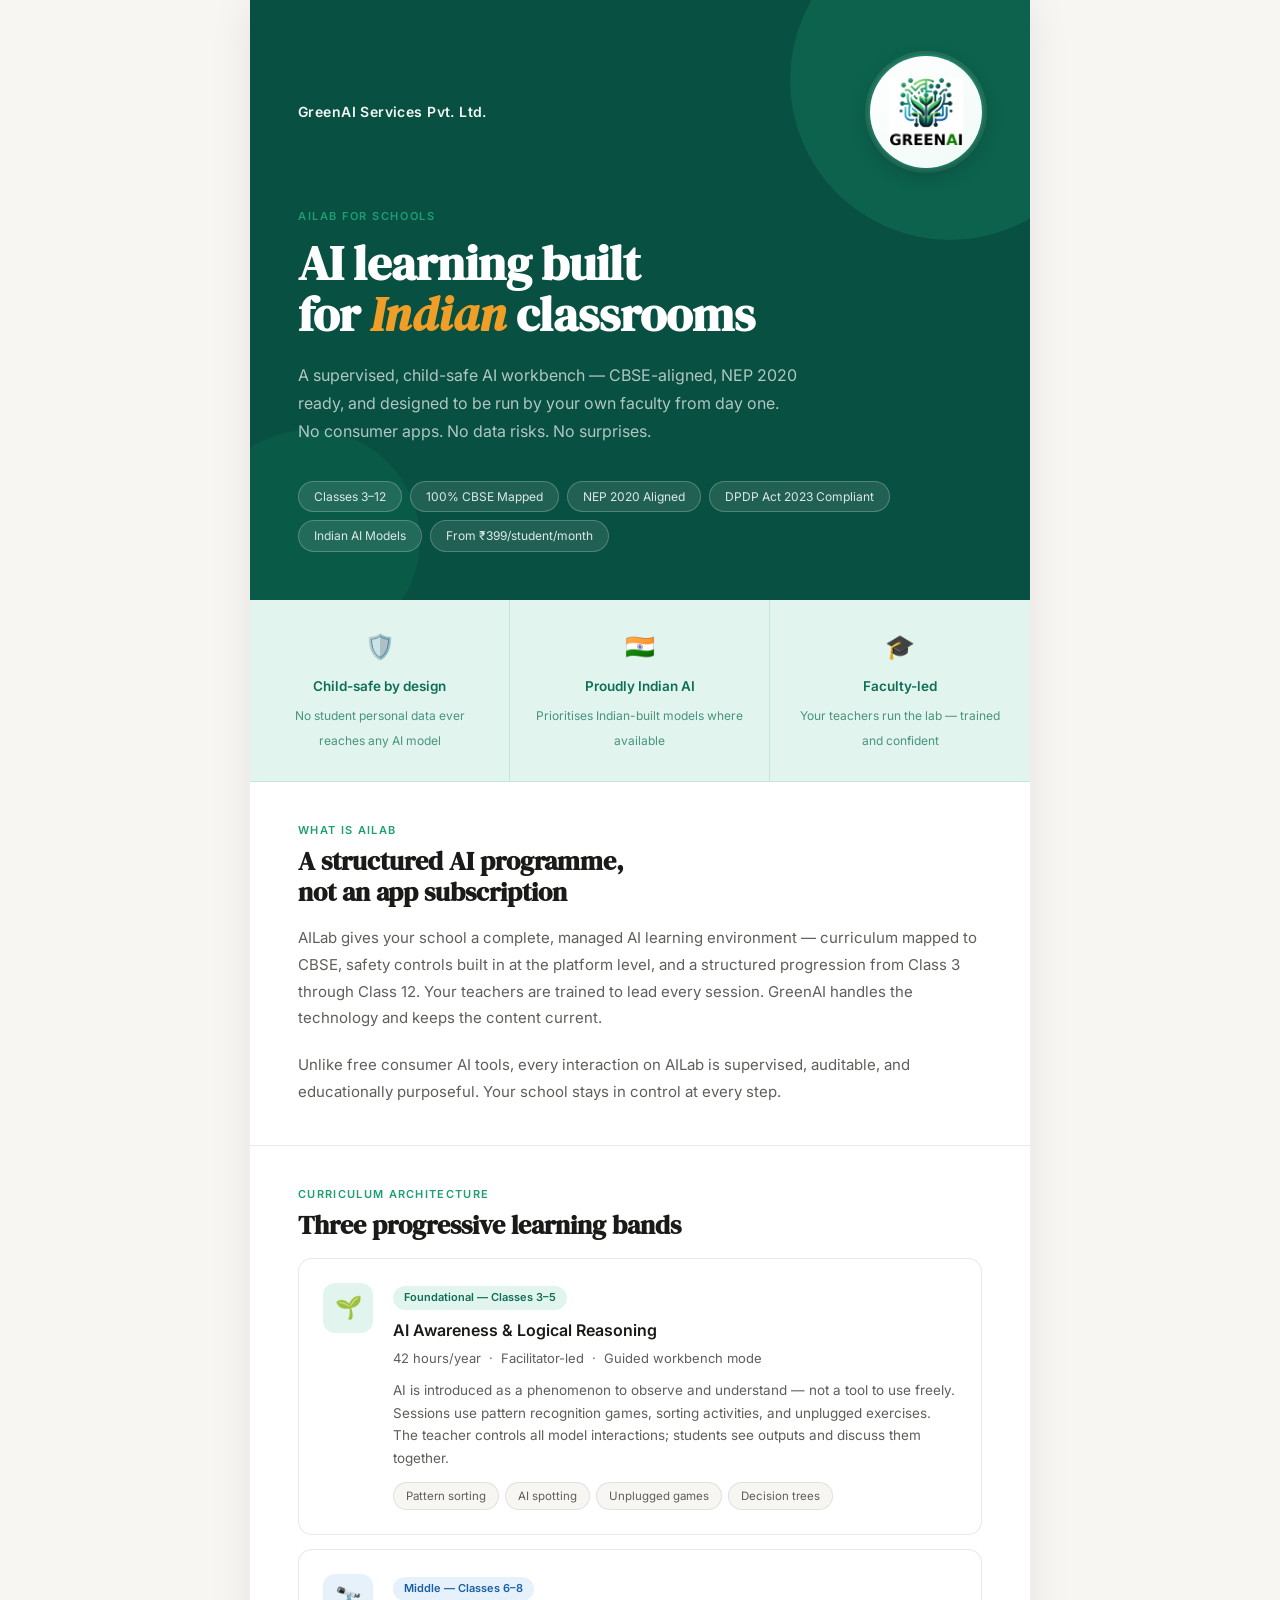
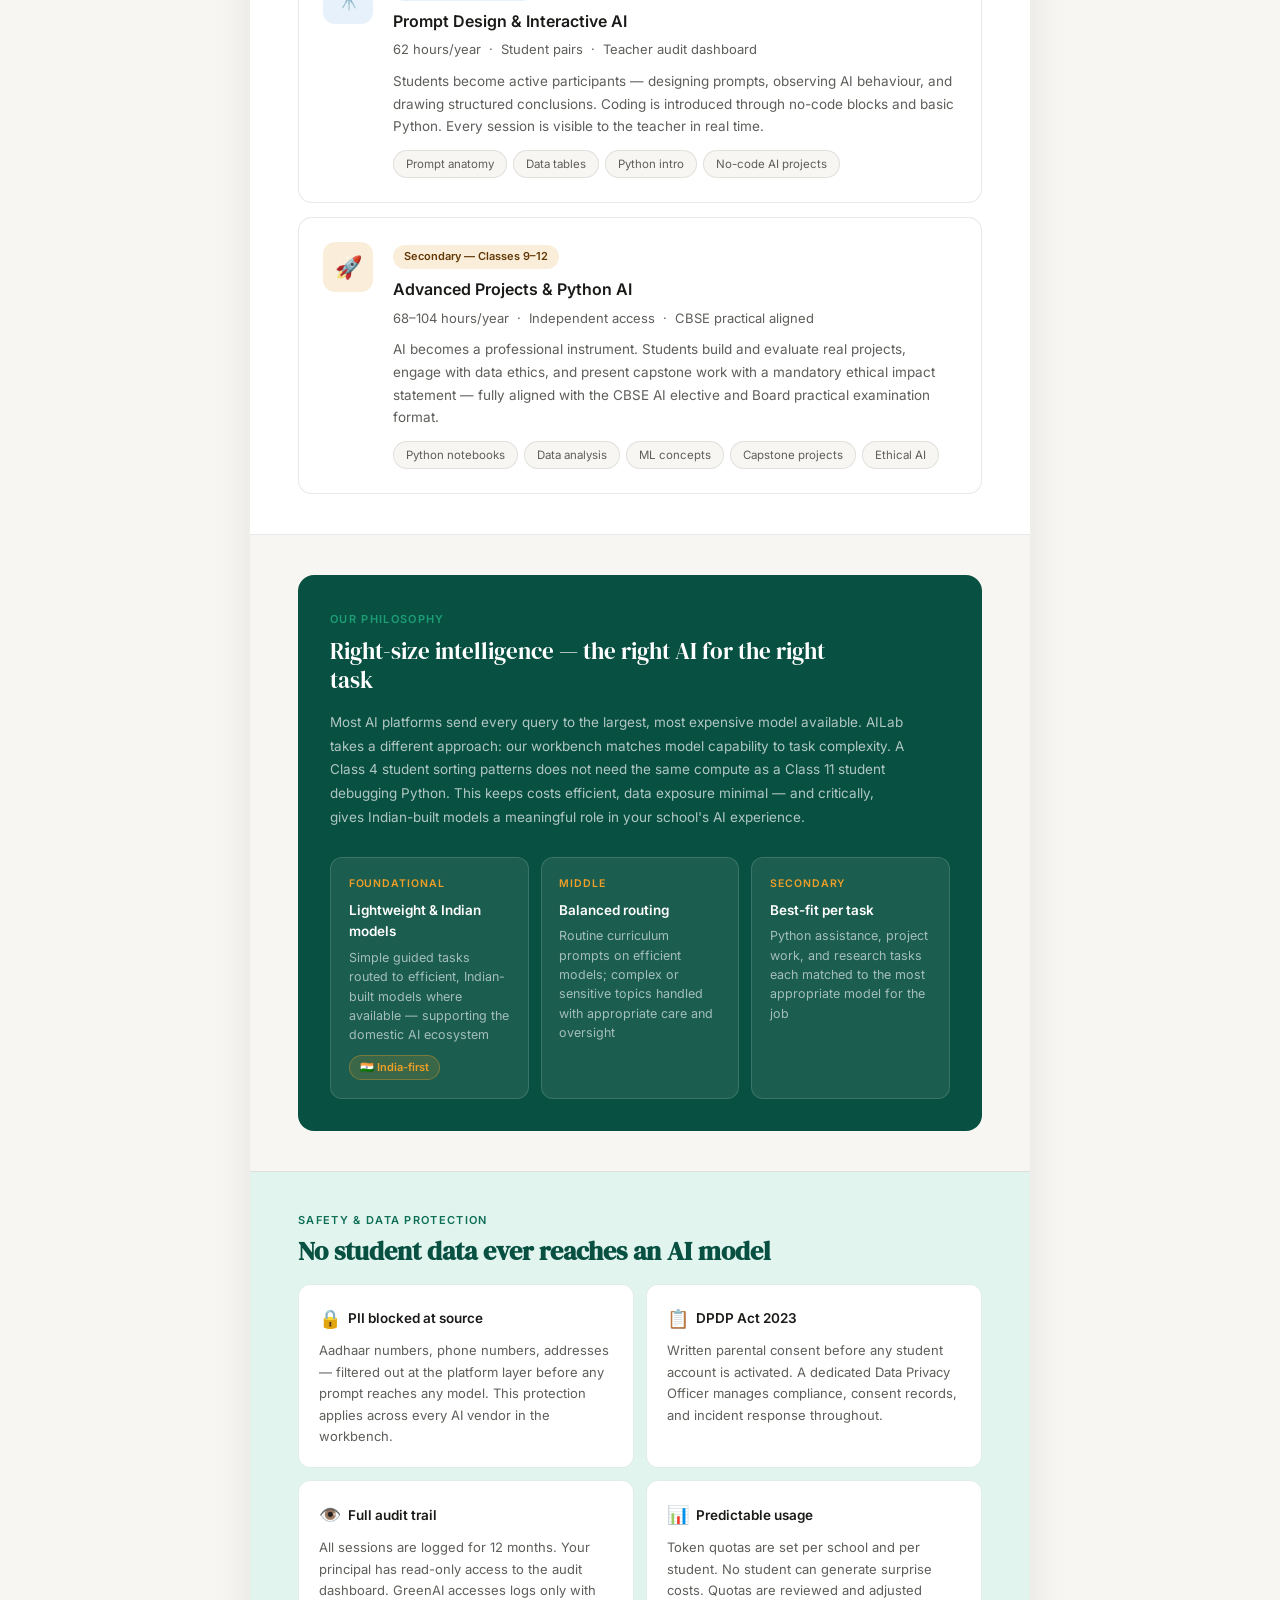
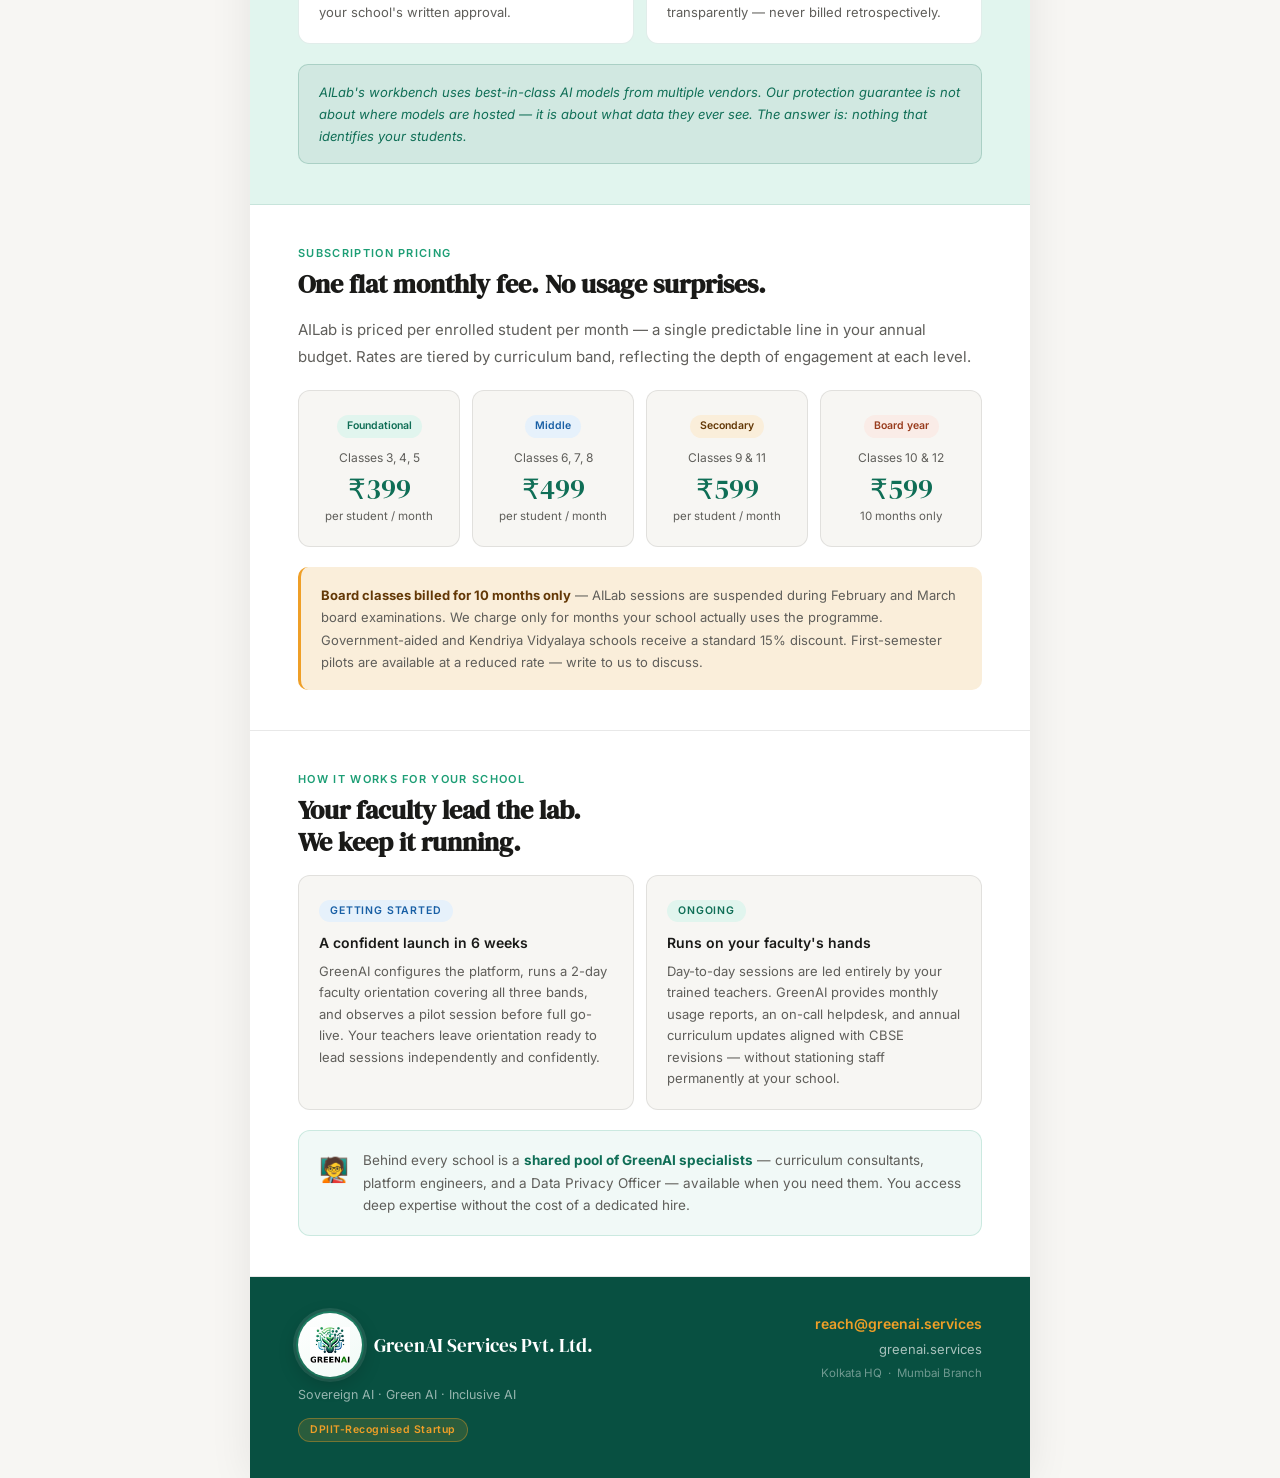
<file: AILab_School_Brochure.html>
<!DOCTYPE html>
<html lang="en">
<head>
<meta charset="UTF-8">
<meta name="viewport" content="width=device-width, initial-scale=1.0">
<title>AILab for Schools — GreenAI Services</title>
<link rel="preload" as="image" href="green_ai_logo_cropped.webp" type="image/webp">
<link rel="stylesheet" href="greenai-brand-bar.css">
<link rel="preconnect" href="https://fonts.googleapis.com">
<link rel="preconnect" href="https://fonts.gstatic.com" crossorigin>
<link href="https://fonts.googleapis.com/css2?family=DM+Serif+Display:ital@0;1&family=Inter:wght@400;500;600&display=swap" rel="stylesheet">
<style>
  *, *::before, *::after { box-sizing: border-box; margin: 0; padding: 0; }

  :root {
    --green:       #1D9E75;
    --green-light: #E1F5EE;
    --green-dark:  #0F6E56;
    --teal:        #085041;
    --teal-mid:    #0d6b54;
    --amber:       #EF9F27;
    --amber-light: #FAEEDA;
    --amber-dark:  #633806;
    --blue-light:  #E6F1FB;
    --blue-dark:   #185FA5;
    --coral-light: #FAECE7;
    --coral-dark:  #993C1D;
    --text:        #1a1a18;
    --muted:       #5F5E5A;
    --border:      rgba(0,0,0,0.09);
    --bg:          #f7f6f3;
    --white:       #ffffff;
  }

  html { scroll-behavior: smooth; }

  body {
    font-family: 'Inter', sans-serif;
    background: var(--bg);
    color: var(--text);
    line-height: 1.6;
    -webkit-font-smoothing: antialiased;
  }

  .page {
    max-width: 780px;
    margin: 0 auto;
    background: var(--white);
    box-shadow: 0 2px 40px rgba(0,0,0,0.08);
  }

  /* ── HERO ── */
  .hero {
    background: var(--teal);
    padding: 3.5rem 3rem 3rem;
    position: relative;
    overflow: hidden;
  }
  .hero::before {
    content: '';
    position: absolute;
    top: -80px; right: -80px;
    width: 320px; height: 320px;
    border-radius: 50%;
    background: rgba(29,158,117,0.22);
  }
  .hero::after {
    content: '';
    position: absolute;
    bottom: -50px; left: -50px;
    width: 220px; height: 220px;
    border-radius: 50%;
    background: rgba(29,158,117,0.13);
  }

  .hero-top {
    display: flex;
    justify-content: space-between;
    align-items: center;
    gap: 1.25rem;
    margin-bottom: 2.5rem;
    position: relative;
    z-index: 2;
  }
  .brand-text {
    flex: 1;
    min-width: 0;
  }
  .brand-name {
    color: rgba(255,255,255,0.95);
    font-size: 14px;
    font-weight: 600;
    letter-spacing: 0.03em;
    line-height: 1.4;
    max-width: 280px;
  }

  .logo-circle {
    width: 112px;
    height: 112px;
  }

  .hero-eyebrow {
    color: var(--green);
    font-size: 11px;
    font-weight: 600;
    letter-spacing: 0.14em;
    text-transform: uppercase;
    margin-bottom: 0.75rem;
    position: relative; z-index: 1;
  }
  .hero-title {
    font-family: 'DM Serif Display', serif;
    font-size: 3rem;
    line-height: 1.08;
    color: #fff;
    margin-bottom: 1.25rem;
    position: relative; z-index: 1;
  }
  .hero-title em { font-style: italic; color: var(--amber); }

  .hero-sub {
    font-size: 1rem;
    color: rgba(255,255,255,0.68);
    max-width: 500px;
    line-height: 1.75;
    margin-bottom: 2.25rem;
    position: relative; z-index: 1;
  }

  .hero-tags {
    display: flex;
    flex-wrap: wrap;
    gap: 8px;
    position: relative; z-index: 1;
  }
  .hero-tag {
    background: rgba(255,255,255,0.1);
    border: 0.5px solid rgba(255,255,255,0.22);
    color: rgba(255,255,255,0.85);
    font-size: 12px;
    padding: 5px 15px;
    border-radius: 20px;
  }

  /* ── PROMISE STRIP ── */
  .promise-strip {
    display: grid;
    grid-template-columns: repeat(3, 1fr);
    background: var(--green-light);
    border-bottom: 1px solid rgba(15,110,86,0.12);
  }
  .promise-item {
    padding: 1.75rem 1.5rem;
    text-align: center;
    border-right: 0.5px solid rgba(15,110,86,0.12);
  }
  .promise-item:last-child { border-right: none; }
  .promise-icon { font-size: 24px; display: block; margin-bottom: 10px; }
  .promise-label { font-size: 13.5px; font-weight: 600; color: var(--green-dark); display: block; margin-bottom: 4px; }
  .promise-sub { font-size: 12px; color: var(--green-dark); opacity: 0.72; line-height: 1.55; }

  /* ── SECTIONS ── */
  .section {
    padding: 2.5rem 3rem;
    border-bottom: 1px solid var(--border);
  }
  .section-eyebrow {
    font-size: 11px;
    font-weight: 600;
    color: var(--green);
    letter-spacing: 0.12em;
    text-transform: uppercase;
    margin-bottom: 0.4rem;
  }
  .section-title {
    font-family: 'DM Serif Display', serif;
    font-size: 1.65rem;
    color: var(--text);
    margin-bottom: 1rem;
    line-height: 1.2;
  }
  .section-body {
    font-size: 0.9375rem;
    color: var(--muted);
    line-height: 1.78;
    margin-bottom: 1.25rem;
  }
  .section-body:last-child { margin-bottom: 0; }

  /* ── BANDS ── */
  .band-grid { display: grid; gap: 14px; }
  .band {
    background: var(--white);
    border: 0.5px solid var(--border);
    border-radius: 14px;
    padding: 1.5rem;
    display: grid;
    grid-template-columns: 50px 1fr;
    gap: 1.25rem;
    align-items: start;
  }
  .band-icon {
    width: 50px; height: 50px;
    border-radius: 12px;
    display: flex; align-items: center; justify-content: center;
    font-size: 22px;
    flex-shrink: 0;
  }
  .band-f .band-icon { background: var(--green-light); }
  .band-m .band-icon { background: var(--blue-light); }
  .band-s .band-icon { background: var(--amber-light); }

  .band-tag {
    display: inline-block;
    font-size: 11px; font-weight: 600;
    padding: 3px 11px;
    border-radius: 20px;
    margin-bottom: 8px;
  }
  .band-f .band-tag { background: var(--green-light); color: var(--green-dark); }
  .band-m .band-tag { background: var(--blue-light); color: var(--blue-dark); }
  .band-s .band-tag { background: var(--amber-light); color: var(--amber-dark); }

  .band-title { font-size: 1rem; font-weight: 600; color: var(--text); margin-bottom: 5px; }
  .band-meta { font-size: 13px; color: var(--muted); margin-bottom: 10px; }
  .band-desc { font-size: 13.5px; color: var(--muted); line-height: 1.68; }

  .band-pills { display: flex; flex-wrap: wrap; gap: 6px; margin-top: 12px; }
  .pill {
    font-size: 11.5px;
    padding: 4px 12px;
    border-radius: 20px;
    border: 0.5px solid var(--border);
    color: var(--muted);
    background: var(--bg);
  }

  /* ── RIGHT-SIZE INTELLIGENCE ── */
  .rsi-section {
    padding: 2.5rem 3rem;
    background: var(--bg);
    border-bottom: 1px solid var(--border);
  }
  .rsi-block {
    background: var(--teal);
    border-radius: 16px;
    padding: 2.25rem 2rem 2rem;
  }
  .rsi-eyebrow {
    font-size: 11px; font-weight: 600;
    color: var(--green);
    letter-spacing: 0.12em;
    text-transform: uppercase;
    margin-bottom: 0.5rem;
  }
  .rsi-title {
    font-family: 'DM Serif Display', serif;
    font-size: 1.45rem;
    color: #fff;
    margin-bottom: 1rem;
    line-height: 1.25;
    max-width: 520px;
  }
  .rsi-body {
    font-size: 13.5px;
    color: rgba(255,255,255,0.68);
    line-height: 1.75;
    margin-bottom: 1.75rem;
    max-width: 580px;
  }
  .rsi-tiers {
    display: grid;
    grid-template-columns: repeat(3, 1fr);
    gap: 12px;
  }
  .rsi-tier {
    background: rgba(255,255,255,0.08);
    border: 0.5px solid rgba(255,255,255,0.14);
    border-radius: 12px;
    padding: 1.1rem;
  }
  .rt-label {
    font-size: 10.5px; font-weight: 600;
    color: var(--amber);
    text-transform: uppercase;
    letter-spacing: 0.09em;
    margin-bottom: 7px;
  }
  .rt-model { font-size: 13.5px; font-weight: 600; color: #fff; margin-bottom: 5px; }
  .rt-desc { font-size: 12.5px; color: rgba(255,255,255,0.6); line-height: 1.55; }
  .india-badge {
    display: inline-flex;
    align-items: center;
    gap: 5px;
    background: rgba(239,159,39,0.15);
    border: 0.5px solid rgba(239,159,39,0.35);
    color: var(--amber);
    font-size: 11px; font-weight: 600;
    padding: 3px 10px;
    border-radius: 20px;
    margin-top: 10px;
  }

  /* ── SAFETY ── */
  .safety-section {
    padding: 2.5rem 3rem;
    background: var(--green-light);
    border-bottom: 1px solid rgba(15,110,86,0.12);
  }
  .safety-section .section-eyebrow { color: var(--green-dark); }
  .safety-section .section-title { color: var(--teal); }

  .safety-grid { display: grid; grid-template-columns: 1fr 1fr; gap: 12px; }
  .safety-card {
    background: var(--white);
    border: 0.5px solid rgba(15,110,86,0.12);
    border-radius: 12px;
    padding: 1.25rem;
  }
  .safety-card h4 {
    font-size: 13.5px; font-weight: 600;
    color: var(--text);
    margin-bottom: 7px;
    display: flex; align-items: center; gap: 7px;
  }
  .safety-card h4 span { font-size: 18px; }
  .safety-card p { font-size: 13px; color: var(--muted); line-height: 1.65; }

  .pii-callout {
    background: rgba(8,80,65,0.07);
    border: 0.5px solid rgba(15,110,86,0.2);
    border-radius: 10px;
    padding: 1rem 1.25rem;
    margin-top: 1.25rem;
    font-size: 13px;
    color: var(--green-dark);
    line-height: 1.7;
    font-style: italic;
  }

  /* ── PRICING ── */
  .price-grid {
    display: grid;
    grid-template-columns: repeat(4, 1fr);
    gap: 12px;
    margin-bottom: 1.25rem;
  }
  .price-tile {
    background: var(--bg);
    border: 0.5px solid var(--border);
    border-radius: 12px;
    padding: 1.25rem 1rem;
    text-align: center;
  }
  .pt-band {
    display: inline-block;
    font-size: 10.5px; font-weight: 600;
    padding: 3px 10px;
    border-radius: 20px;
    margin-bottom: 10px;
  }
  .tf { background: var(--green-light); color: var(--green-dark); }
  .tm { background: var(--blue-light); color: var(--blue-dark); }
  .ts { background: var(--amber-light); color: var(--amber-dark); }
  .tsb { background: var(--coral-light); color: var(--coral-dark); }

  .pt-class { font-size: 12px; color: var(--muted); margin-bottom: 8px; }
  .pt-price {
    font-family: 'DM Serif Display', serif;
    font-size: 1.75rem;
    color: var(--green-dark);
    line-height: 1;
    margin-bottom: 4px;
  }
  .pt-unit { font-size: 11.5px; color: var(--muted); }

  .price-note {
    font-size: 13px;
    color: var(--muted);
    line-height: 1.7;
    padding: 1.1rem 1.25rem;
    background: var(--amber-light);
    border-radius: 10px;
    border-left: 3px solid var(--amber);
  }
  .price-note strong { color: var(--amber-dark); }

  /* ── SUPPORT ── */
  .support-cards { display: grid; grid-template-columns: 1fr 1fr; gap: 12px; }
  .support-card {
    background: var(--bg);
    border: 0.5px solid var(--border);
    border-radius: 12px;
    padding: 1.25rem;
  }
  .sc-phase {
    font-size: 10.5px; font-weight: 600;
    letter-spacing: 0.08em;
    text-transform: uppercase;
    padding: 3px 11px;
    border-radius: 20px;
    display: inline-block;
    margin-bottom: 10px;
  }
  .phase-setup { background: var(--blue-light); color: var(--blue-dark); }
  .phase-live  { background: var(--green-light); color: var(--green-dark); }
  .support-card h4 { font-size: 14px; font-weight: 600; color: var(--text); margin-bottom: 6px; }
  .support-card p  { font-size: 13px; color: var(--muted); line-height: 1.65; }

  .faculty-note {
    display: flex;
    gap: 14px;
    align-items: flex-start;
    background: rgba(29,158,117,0.06);
    border: 0.5px solid rgba(29,158,117,0.18);
    border-radius: 12px;
    padding: 1.1rem 1.25rem;
    margin-top: 1.25rem;
  }
  .faculty-note .fn-icon { font-size: 24px; flex-shrink: 0; margin-top: 2px; }
  .faculty-note p { font-size: 13.5px; color: var(--muted); line-height: 1.68; }
  .faculty-note p strong { color: var(--green-dark); }

  /* ── FOOTER ── */
  .footer {
    background: var(--teal);
    padding: 2.25rem 3rem;
    display: flex;
    justify-content: space-between;
    align-items: flex-start;
    flex-wrap: wrap;
    gap: 1.5rem;
  }
  .footer-brand-wrap {
    display: flex;
    align-items: center;
    gap: 12px;
    margin-bottom: 8px;
  }
  .footer-logo-circle {
    width: 64px;
    height: 64px;
  }
  .footer-brand {
    font-family: 'DM Serif Display', serif;
    font-size: 1.2rem;
    color: #fff;
    line-height: 1.25;
  }
  .footer-tagline { font-size: 12.5px; color: rgba(255,255,255,0.58); margin-bottom: 10px; }
  .dpiit-badge {
    display: inline-block;
    background: rgba(239,159,39,0.15);
    border: 0.5px solid rgba(239,159,39,0.38);
    color: var(--amber);
    font-size: 10.5px; font-weight: 600;
    padding: 3px 11px;
    border-radius: 20px;
    letter-spacing: 0.05em;
  }
  .footer-contact { text-align: right; }
  .footer-contact a {
    color: var(--amber);
    font-size: 14px;
    text-decoration: none;
    font-weight: 600;
    display: block;
    margin-bottom: 4px;
  }
  .footer-contact a:hover { text-decoration: underline; }
  .footer-contact .fc-web { font-size: 13px; color: rgba(255,255,255,0.65); margin-bottom: 4px; }
  .footer-contact .fc-loc { font-size: 11.5px; color: rgba(255,255,255,0.42); }

  /* ── PRINT ── */
  @media print {
    body { background: #fff; }
    .page { box-shadow: none; max-width: 100%; }
  }

  @media (max-width: 600px) {
    .hero { padding: 2.5rem 1.5rem 2rem; }
    .hero-top { margin-bottom: 2rem; }
    .logo-circle { width: 88px; height: 88px; }
    .brand-name { font-size: 12.5px; max-width: 200px; }
    .hero-title { font-size: 2.1rem; }
    .section, .rsi-section, .safety-section { padding: 2rem 1.5rem; }
    .promise-strip, .rsi-tiers, .safety-grid,
    .price-grid, .support-cards { grid-template-columns: 1fr; }
    .band { grid-template-columns: 1fr; }
    .footer { padding: 2rem 1.5rem; flex-direction: column; }
    .footer-contact { text-align: left; }
  }
</style>
</head>
<body>
<div class="page">

  <!-- HERO -->
  <div class="hero">
    <div class="hero-top">
      <div class="brand-text">
        <span class="brand-name">GreenAI Services Pvt. Ltd.</span>
      </div>
      <a class="greenai-logo-circle greenai-logo-circle--lg logo-circle" href="index.html" title="GreenAI Services Pvt. Ltd." aria-label="GreenAI Services Pvt. Ltd.">
        <picture>
          <source srcset="green_ai_logo_cropped.webp" type="image/webp">
          <img src="green_ai_logo_cropped.jpeg" alt="GreenAI Services Pvt. Ltd." width="308" height="282" fetchpriority="high" decoding="async">
        </picture>
      </a>
    </div>
    <div class="hero-eyebrow">AILab for Schools</div>
    <h1 class="hero-title">AI learning built<br>for <em>Indian</em> classrooms</h1>
    <p class="hero-sub">A supervised, child-safe AI workbench — CBSE-aligned, NEP 2020 ready, and designed to be run by your own faculty from day one. No consumer apps. No data risks. No surprises.</p>
    <div class="hero-tags">
      <span class="hero-tag">Classes 3–12</span>
      <span class="hero-tag">100% CBSE Mapped</span>
      <span class="hero-tag">NEP 2020 Aligned</span>
      <span class="hero-tag">DPDP Act 2023 Compliant</span>
      <span class="hero-tag">Indian AI Models</span>
      <span class="hero-tag">From ₹399/student/month</span>
    </div>
  </div>

  <!-- PROMISE STRIP -->
  <div class="promise-strip">
    <div class="promise-item">
      <span class="promise-icon">🛡️</span>
      <span class="promise-label">Child-safe by design</span>
      <span class="promise-sub">No student personal data ever reaches any AI model</span>
    </div>
    <div class="promise-item">
      <span class="promise-icon">🇮🇳</span>
      <span class="promise-label">Proudly Indian AI</span>
      <span class="promise-sub">Prioritises Indian-built models where available</span>
    </div>
    <div class="promise-item">
      <span class="promise-icon">🎓</span>
      <span class="promise-label">Faculty-led</span>
      <span class="promise-sub">Your teachers run the lab — trained and confident</span>
    </div>
  </div>

  <!-- WHAT IS AILAB -->
  <div class="section">
    <div class="section-eyebrow">What is AILab</div>
    <h2 class="section-title">A structured AI programme,<br>not an app subscription</h2>
    <p class="section-body">AILab gives your school a complete, managed AI learning environment — curriculum mapped to CBSE, safety controls built in at the platform level, and a structured progression from Class 3 through Class 12. Your teachers are trained to lead every session. GreenAI handles the technology and keeps the content current.</p>
    <p class="section-body">Unlike free consumer AI tools, every interaction on AILab is supervised, auditable, and educationally purposeful. Your school stays in control at every step.</p>
  </div>

  <!-- CURRICULUM BANDS -->
  <div class="section">
    <div class="section-eyebrow">Curriculum architecture</div>
    <h2 class="section-title">Three progressive learning bands</h2>
    <div class="band-grid">

      <div class="band band-f">
        <div class="band-icon">🌱</div>
        <div>
          <span class="band-tag">Foundational — Classes 3–5</span>
          <div class="band-title">AI Awareness &amp; Logical Reasoning</div>
          <div class="band-meta">42 hours/year &nbsp;·&nbsp; Facilitator-led &nbsp;·&nbsp; Guided workbench mode</div>
          <div class="band-desc">AI is introduced as a phenomenon to observe and understand — not a tool to use freely. Sessions use pattern recognition games, sorting activities, and unplugged exercises. The teacher controls all model interactions; students see outputs and discuss them together.</div>
          <div class="band-pills">
            <span class="pill">Pattern sorting</span>
            <span class="pill">AI spotting</span>
            <span class="pill">Unplugged games</span>
            <span class="pill">Decision trees</span>
          </div>
        </div>
      </div>

      <div class="band band-m">
        <div class="band-icon">🔭</div>
        <div>
          <span class="band-tag">Middle — Classes 6–8</span>
          <div class="band-title">Prompt Design &amp; Interactive AI</div>
          <div class="band-meta">62 hours/year &nbsp;·&nbsp; Student pairs &nbsp;·&nbsp; Teacher audit dashboard</div>
          <div class="band-desc">Students become active participants — designing prompts, observing AI behaviour, and drawing structured conclusions. Coding is introduced through no-code blocks and basic Python. Every session is visible to the teacher in real time.</div>
          <div class="band-pills">
            <span class="pill">Prompt anatomy</span>
            <span class="pill">Data tables</span>
            <span class="pill">Python intro</span>
            <span class="pill">No-code AI projects</span>
          </div>
        </div>
      </div>

      <div class="band band-s">
        <div class="band-icon">🚀</div>
        <div>
          <span class="band-tag">Secondary — Classes 9–12</span>
          <div class="band-title">Advanced Projects &amp; Python AI</div>
          <div class="band-meta">68–104 hours/year &nbsp;·&nbsp; Independent access &nbsp;·&nbsp; CBSE practical aligned</div>
          <div class="band-desc">AI becomes a professional instrument. Students build and evaluate real projects, engage with data ethics, and present capstone work with a mandatory ethical impact statement — fully aligned with the CBSE AI elective and Board practical examination format.</div>
          <div class="band-pills">
            <span class="pill">Python notebooks</span>
            <span class="pill">Data analysis</span>
            <span class="pill">ML concepts</span>
            <span class="pill">Capstone projects</span>
            <span class="pill">Ethical AI</span>
          </div>
        </div>
      </div>

    </div>
  </div>

  <!-- RIGHT-SIZE INTELLIGENCE -->
  <div class="rsi-section">
    <div class="rsi-block">
      <div class="rsi-eyebrow">Our philosophy</div>
      <div class="rsi-title">Right-size intelligence — the right AI for the right task</div>
      <div class="rsi-body">Most AI platforms send every query to the largest, most expensive model available. AILab takes a different approach: our workbench matches model capability to task complexity. A Class 4 student sorting patterns does not need the same compute as a Class 11 student debugging Python. This keeps costs efficient, data exposure minimal — and critically, gives Indian-built models a meaningful role in your school's AI experience.</div>
      <div class="rsi-tiers">
        <div class="rsi-tier">
          <div class="rt-label">Foundational</div>
          <div class="rt-model">Lightweight &amp; Indian models</div>
          <div class="rt-desc">Simple guided tasks routed to efficient, Indian-built models where available — supporting the domestic AI ecosystem</div>
          <div class="india-badge">🇮🇳 India-first</div>
        </div>
        <div class="rsi-tier">
          <div class="rt-label">Middle</div>
          <div class="rt-model">Balanced routing</div>
          <div class="rt-desc">Routine curriculum prompts on efficient models; complex or sensitive topics handled with appropriate care and oversight</div>
        </div>
        <div class="rsi-tier">
          <div class="rt-label">Secondary</div>
          <div class="rt-model">Best-fit per task</div>
          <div class="rt-desc">Python assistance, project work, and research tasks each matched to the most appropriate model for the job</div>
        </div>
      </div>
    </div>
  </div>

  <!-- SAFETY -->
  <div class="safety-section">
    <div class="section-eyebrow">Safety &amp; data protection</div>
    <h2 class="section-title">No student data ever reaches an AI model</h2>
    <div class="safety-grid">
      <div class="safety-card">
        <h4><span>🔒</span> PII blocked at source</h4>
        <p>Aadhaar numbers, phone numbers, addresses — filtered out at the platform layer before any prompt reaches any model. This protection applies across every AI vendor in the workbench.</p>
      </div>
      <div class="safety-card">
        <h4><span>📋</span> DPDP Act 2023</h4>
        <p>Written parental consent before any student account is activated. A dedicated Data Privacy Officer manages compliance, consent records, and incident response throughout.</p>
      </div>
      <div class="safety-card">
        <h4><span>👁️</span> Full audit trail</h4>
        <p>All sessions are logged for 12 months. Your principal has read-only access to the audit dashboard. GreenAI accesses logs only with your school's written approval.</p>
      </div>
      <div class="safety-card">
        <h4><span>📊</span> Predictable usage</h4>
        <p>Token quotas are set per school and per student. No student can generate surprise costs. Quotas are reviewed and adjusted transparently — never billed retrospectively.</p>
      </div>
    </div>
    <div class="pii-callout">
      AILab's workbench uses best-in-class AI models from multiple vendors. Our protection guarantee is not about where models are hosted — it is about what data they ever see. The answer is: nothing that identifies your students.
    </div>
  </div>

  <!-- PRICING -->
  <div class="section">
    <div class="section-eyebrow">Subscription pricing</div>
    <h2 class="section-title">One flat monthly fee. No usage surprises.</h2>
    <p class="section-body">AILab is priced per enrolled student per month — a single predictable line in your annual budget. Rates are tiered by curriculum band, reflecting the depth of engagement at each level.</p>
    <div class="price-grid">
      <div class="price-tile">
        <span class="pt-band tf">Foundational</span>
        <div class="pt-class">Classes 3, 4, 5</div>
        <div class="pt-price">₹399</div>
        <div class="pt-unit">per student / month</div>
      </div>
      <div class="price-tile">
        <span class="pt-band tm">Middle</span>
        <div class="pt-class">Classes 6, 7, 8</div>
        <div class="pt-price">₹499</div>
        <div class="pt-unit">per student / month</div>
      </div>
      <div class="price-tile">
        <span class="pt-band ts">Secondary</span>
        <div class="pt-class">Classes 9 &amp; 11</div>
        <div class="pt-price">₹599</div>
        <div class="pt-unit">per student / month</div>
      </div>
      <div class="price-tile">
        <span class="pt-band tsb">Board year</span>
        <div class="pt-class">Classes 10 &amp; 12</div>
        <div class="pt-price">₹599</div>
        <div class="pt-unit">10 months only</div>
      </div>
    </div>
    <div class="price-note">
      <strong>Board classes billed for 10 months only</strong> — AILab sessions are suspended during February and March board examinations. We charge only for months your school actually uses the programme. Government-aided and Kendriya Vidyalaya schools receive a standard 15% discount. First-semester pilots are available at a reduced rate — write to us to discuss.
    </div>
  </div>

  <!-- HOW IT WORKS -->
  <div class="section">
    <div class="section-eyebrow">How it works for your school</div>
    <h2 class="section-title">Your faculty lead the lab.<br>We keep it running.</h2>
    <div class="support-cards">
      <div class="support-card">
        <span class="sc-phase phase-setup">Getting started</span>
        <h4>A confident launch in 6 weeks</h4>
        <p>GreenAI configures the platform, runs a 2-day faculty orientation covering all three bands, and observes a pilot session before full go-live. Your teachers leave orientation ready to lead sessions independently and confidently.</p>
      </div>
      <div class="support-card">
        <span class="sc-phase phase-live">Ongoing</span>
        <h4>Runs on your faculty's hands</h4>
        <p>Day-to-day sessions are led entirely by your trained teachers. GreenAI provides monthly usage reports, an on-call helpdesk, and annual curriculum updates aligned with CBSE revisions — without stationing staff permanently at your school.</p>
      </div>
    </div>
    <div class="faculty-note">
      <span class="fn-icon">🧑‍🏫</span>
      <p>Behind every school is a <strong>shared pool of GreenAI specialists</strong> — curriculum consultants, platform engineers, and a Data Privacy Officer — available when you need them. You access deep expertise without the cost of a dedicated hire.</p>
    </div>
  </div>

  <!-- FOOTER -->
  <div class="footer">
    <div>
      <div class="footer-brand-wrap">
        <a class="greenai-logo-circle greenai-logo-circle--sm footer-logo-circle" href="index.html" title="GreenAI Services Pvt. Ltd." aria-label="GreenAI Services Pvt. Ltd.">
          <picture>
            <source srcset="green_ai_logo_cropped.webp" type="image/webp">
            <img src="green_ai_logo_cropped.jpeg" alt="GreenAI Services Pvt. Ltd." width="308" height="282" loading="lazy" decoding="async">
          </picture>
        </a>
        <div class="footer-brand">GreenAI Services Pvt. Ltd.</div>
      </div>
      <div class="footer-tagline">Sovereign AI · Green AI · Inclusive AI</div>
      <div class="dpiit-badge">DPIIT-Recognised Startup</div>
    </div>
    <div class="footer-contact">
      <a href="mailto:reach@greenai.services">reach@greenai.services</a>
      <div class="fc-web">greenai.services</div>
      <div class="fc-loc">Kolkata HQ &nbsp;·&nbsp; Mumbai Branch</div>
    </div>
  </div>

</div>
</body>
</html>
</file>
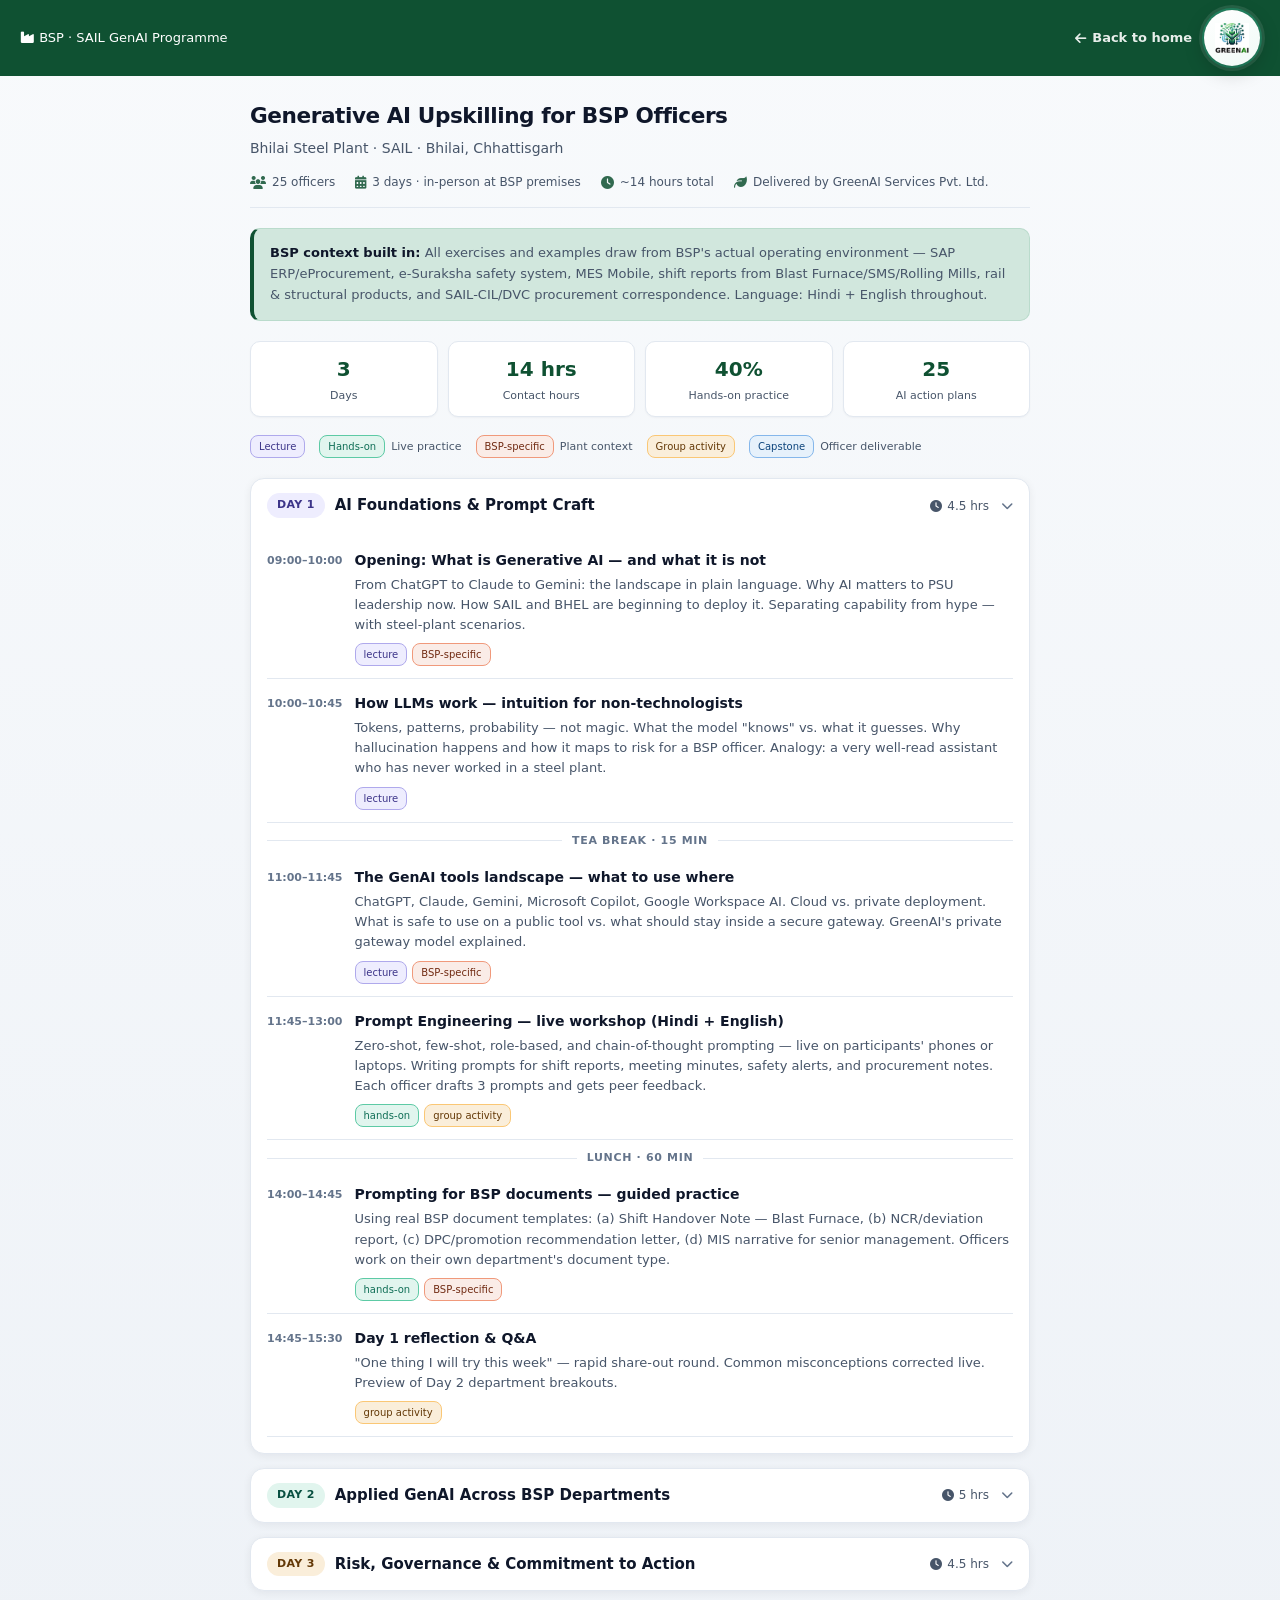
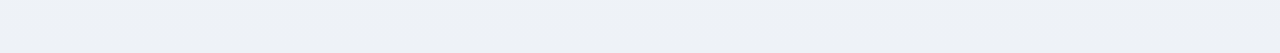
<file: bsp_sail_genai_syllabus.html>
<!doctype html>
<html lang="en">
<head>
  <meta charset="utf-8" />
  <meta name="viewport" content="width=device-width, initial-scale=1" />
  <meta name="description" content="Generative AI upskilling syllabus for BSP officers — Bhilai Steel Plant, SAIL." />
  <title>Generative AI Upskilling for BSP Officers | SAIL Bhilai</title>
  <link rel="stylesheet" href="greenai-brand-bar.css">
  <link rel="preload" as="image" href="green_ai_logo_cropped.webp" type="image/webp">
  <link rel="stylesheet" href="https://cdnjs.cloudflare.com/ajax/libs/font-awesome/6.4.0/css/all.min.css" />
  <style>
    :root {
      --font-sans: ui-sans-serif, system-ui, -apple-system, "Segoe UI", Roboto, Arial, sans-serif;
      --color-text-primary: #0f172a;
      --color-text-secondary: #475569;
      --color-text-tertiary: #64748b;
      --color-background-primary: #ffffff;
      --color-background-secondary: #f1f5f9;
      --color-border-tertiary: #e2e8f0;
      --color-border-secondary: #cbd5e1;
      --border-radius-md: 10px;
      --border-radius-lg: 14px;
      --bsp-accent: #0f5132;
      --bsp-accent-soft: #d1e7dd;
    }

    * { box-sizing: border-box; margin: 0; padding: 0; }
    body {
      font-family: var(--font-sans);
      color: var(--color-text-primary);
      background: linear-gradient(180deg, #f8fafc 0%, #eef2f7 100%);
      min-height: 100vh;
      line-height: 1.5;
    }

    .top-bar {
      background: var(--bsp-accent);
      color: #fff;
      padding: 10px 20px;
      font-size: 13px;
      display: flex;
      align-items: center;
      justify-content: space-between;
      flex-wrap: wrap;
      gap: 8px;
    }
    .top-bar a {
      color: #c8e6d0;
      text-decoration: none;
      display: inline-flex;
      align-items: center;
      gap: 6px;
    }
    .top-bar a:hover { color: #fff; text-decoration: underline; }

    .page {
      max-width: 820px;
      margin: 0 auto;
      padding: 24px 20px 48px;
    }

    .prog-header {
      padding: 0 0 16px;
      border-bottom: 1px solid var(--color-border-tertiary);
      margin-bottom: 20px;
    }
    .prog-title {
      font-size: clamp(1.15rem, 2.5vw, 1.35rem);
      font-weight: 600;
      color: var(--color-text-primary);
      letter-spacing: -0.02em;
    }
    .prog-subtitle {
      font-size: 14px;
      color: var(--color-text-secondary);
      margin-top: 6px;
    }
    .prog-meta {
      display: flex;
      gap: 14px 20px;
      margin-top: 14px;
      flex-wrap: wrap;
    }
    .meta-pill {
      font-size: 12px;
      color: var(--color-text-secondary);
      display: flex;
      align-items: center;
      gap: 6px;
    }
    .meta-pill i { font-size: 13px; color: var(--bsp-accent); opacity: 0.85; }

    .summary-bar {
      display: grid;
      grid-template-columns: repeat(2, 1fr);
      gap: 10px;
      margin-bottom: 18px;
    }
    @media (min-width: 560px) {
      .summary-bar { grid-template-columns: repeat(4, 1fr); }
    }
    .sum-card {
      background: var(--color-background-primary);
      border: 1px solid var(--color-border-tertiary);
      border-radius: var(--border-radius-md);
      padding: 12px 10px;
      text-align: center;
      box-shadow: 0 1px 2px rgba(15, 23, 42, 0.04);
    }
    .sum-val { font-size: 1.25rem; font-weight: 600; color: var(--bsp-accent); }
    .sum-lbl { font-size: 11px; color: var(--color-text-secondary); margin-top: 4px; }

    .legend {
      display: flex;
      gap: 10px 14px;
      flex-wrap: wrap;
      margin-bottom: 20px;
      align-items: center;
    }
    .legend-item {
      display: flex;
      align-items: center;
      gap: 6px;
      font-size: 11px;
      color: var(--color-text-secondary);
    }

    .bsp-note {
      background: var(--bsp-accent-soft);
      border: 1px solid #badbcc;
      border-left: 4px solid var(--bsp-accent);
      border-radius: var(--border-radius-md);
      padding: 14px 16px;
      margin-bottom: 20px;
      font-size: 13px;
      color: var(--color-text-secondary);
      line-height: 1.6;
    }
    .bsp-note strong { color: var(--color-text-primary); font-weight: 600; }

    .day-block {
      margin-bottom: 14px;
      border-radius: var(--border-radius-lg);
      border: 1px solid var(--color-border-tertiary);
      overflow: hidden;
      background: var(--color-background-primary);
      box-shadow: 0 2px 8px rgba(15, 23, 42, 0.06);
    }
    .day-header {
      display: flex;
      align-items: center;
      justify-content: space-between;
      gap: 12px;
      padding: 14px 16px;
      cursor: pointer;
      user-select: none;
      flex-wrap: wrap;
    }
    .day-header:hover { background: var(--color-background-secondary); }
    .day-label { display: flex; align-items: center; gap: 10px; flex-wrap: wrap; }
    .day-badge {
      font-size: 11px;
      font-weight: 600;
      padding: 4px 10px;
      border-radius: 20px;
      text-transform: uppercase;
      letter-spacing: 0.03em;
    }
    .d1 .day-badge { background: #eeedfe; color: #3c3489; }
    .d2 .day-badge { background: #e1f5ee; color: #085041; }
    .d3 .day-badge { background: #faeeda; color: #633806; }
    .day-title { font-size: 15px; font-weight: 600; color: var(--color-text-primary); }
    .day-hours {
      font-size: 12px;
      color: var(--color-text-secondary);
      display: flex;
      align-items: center;
      gap: 5px;
    }
    .day-body { display: none; padding: 4px 16px 16px; }
    .day-body.open { display: block; }

    .session {
      margin-top: 14px;
      display: flex;
      gap: 12px;
      align-items: flex-start;
    }
    @media (max-width: 480px) {
      .session { flex-direction: column; gap: 4px; }
      .session-time { min-width: unset; }
    }
    .session-time {
      font-size: 11px;
      font-weight: 600;
      color: var(--color-text-tertiary);
      min-width: 72px;
      padding-top: 3px;
      flex-shrink: 0;
    }
    .session-content { flex: 1; min-width: 0; }
    .session-title { font-size: 14px; font-weight: 600; color: var(--color-text-primary); }
    .session-desc {
      font-size: 13px;
      color: var(--color-text-secondary);
      margin-top: 4px;
      line-height: 1.55;
    }
    .session-tags { display: flex; gap: 5px; margin-top: 8px; flex-wrap: wrap; }

    .tag {
      font-size: 10px;
      font-weight: 500;
      padding: 3px 8px;
      border-radius: 8px;
      background: var(--color-background-secondary);
      color: var(--color-text-secondary);
      border: 1px solid var(--color-border-tertiary);
    }
    .tag.hands-on  { border-color: #5dcaa5; color: #0f6e56; background: #e1f5ee; }
    .tag.lecture   { border-color: #afa9ec; color: #3c3489; background: #eeedfe; }
    .tag.bsp       { border-color: #f0997b; color: #712b13; background: #faece7; }
    .tag.group     { border-color: #fac775; color: #633806; background: #faeeda; }
    .tag.capstone  { border-color: #85b7eb; color: #0c447c; background: #e6f1fb; }

    .divider { height: 1px; background: var(--color-border-tertiary); margin: 12px 0 0; }
    .break-label {
      font-size: 11px;
      font-weight: 600;
      color: var(--color-text-tertiary);
      text-transform: uppercase;
      letter-spacing: 0.06em;
      padding: 10px 0 4px;
      display: flex;
      align-items: center;
      gap: 10px;
    }
    .break-label::before,
    .break-label::after {
      content: "";
      flex: 1;
      height: 1px;
      background: var(--color-border-tertiary);
    }

    .chevron { transition: transform 0.2s ease; color: var(--color-text-tertiary); font-size: 12px; }
    .day-header-right { display: flex; align-items: center; gap: 12px; }
  </style>
</head>
<body>
  <div class="top-bar">
    <span><i class="fas fa-industry" aria-hidden="true"></i> BSP · SAIL GenAI Programme</span>
    <div class="greenai-brand-right">
      <a href="index.html" class="greenai-brand-home" style="color:inherit;opacity:0.9"><i class="fas fa-arrow-left" aria-hidden="true"></i> Back to home</a>
      <a class="greenai-logo-circle greenai-logo-circle--sm" href="index.html" title="GreenAI Services Pvt. Ltd." aria-label="GreenAI Services Pvt. Ltd.">
        <picture>
          <source srcset="green_ai_logo_cropped.webp" type="image/webp">
          <img src="green_ai_logo_cropped.jpeg" alt="" width="308" height="282" decoding="async">
        </picture>
      </a>
    </div>
  </div>

  <div class="page">
    <header class="prog-header">
      <h1 class="prog-title">Generative AI Upskilling for BSP Officers</h1>
      <p class="prog-subtitle">Bhilai Steel Plant · SAIL · Bhilai, Chhattisgarh</p>
      <div class="prog-meta">
        <div class="meta-pill"><i class="fas fa-users" aria-hidden="true"></i> 25 officers</div>
        <div class="meta-pill"><i class="fas fa-calendar-days" aria-hidden="true"></i> 3 days · in-person at BSP premises</div>
        <div class="meta-pill"><i class="fas fa-clock" aria-hidden="true"></i> ~14 hours total</div>
        <div class="meta-pill"><i class="fas fa-leaf" aria-hidden="true"></i> Delivered by GreenAI Services Pvt. Ltd.</div>
      </div>
    </header>

    <div class="bsp-note">
      <strong>BSP context built in:</strong> All exercises and examples draw from BSP's actual operating environment — SAP ERP/eProcurement, e-Suraksha safety system, MES Mobile, shift reports from Blast Furnace/SMS/Rolling Mills, rail & structural products, and SAIL-CIL/DVC procurement correspondence. Language: Hindi + English throughout.
    </div>

    <div class="summary-bar">
      <div class="sum-card"><div class="sum-val">3</div><div class="sum-lbl">Days</div></div>
      <div class="sum-card"><div class="sum-val">14 hrs</div><div class="sum-lbl">Contact hours</div></div>
      <div class="sum-card"><div class="sum-val">40%</div><div class="sum-lbl">Hands-on practice</div></div>
      <div class="sum-card"><div class="sum-val">25</div><div class="sum-lbl">AI action plans</div></div>
    </div>

    <div class="legend" role="list" aria-label="Session type legend">
      <div class="legend-item" role="listitem"><span class="tag lecture">Lecture</span></div>
      <div class="legend-item" role="listitem"><span class="tag hands-on">Hands-on</span> Live practice</div>
      <div class="legend-item" role="listitem"><span class="tag bsp">BSP-specific</span> Plant context</div>
      <div class="legend-item" role="listitem"><span class="tag group">Group activity</span></div>
      <div class="legend-item" role="listitem"><span class="tag capstone">Capstone</span> Officer deliverable</div>
    </div>

    <div id="days"></div>
  </div>

  <script>
    const days = [
      {
        cls: "d1",
        day: "Day 1",
        title: "AI Foundations & Prompt Craft",
        hours: "4.5 hrs",
        sessions: [
          {
            time: "09:00–10:00",
            title: "Opening: What is Generative AI — and what it is not",
            desc: "From ChatGPT to Claude to Gemini: the landscape in plain language. Why AI matters to PSU leadership now. How SAIL and BHEL are beginning to deploy it. Separating capability from hype — with steel-plant scenarios.",
            tags: ["lecture", "bsp"]
          },
          {
            time: "10:00–10:45",
            title: "How LLMs work — intuition for non-technologists",
            desc: 'Tokens, patterns, probability — not magic. What the model "knows" vs. what it guesses. Why hallucination happens and how it maps to risk for a BSP officer. Analogy: a very well-read assistant who has never worked in a steel plant.',
            tags: ["lecture"]
          },
          { time: "break", label: "Tea break · 15 min" },
          {
            time: "11:00–11:45",
            title: "The GenAI tools landscape — what to use where",
            desc: "ChatGPT, Claude, Gemini, Microsoft Copilot, Google Workspace AI. Cloud vs. private deployment. What is safe to use on a public tool vs. what should stay inside a secure gateway. GreenAI's private gateway model explained.",
            tags: ["lecture", "bsp"]
          },
          {
            time: "11:45–13:00",
            title: "Prompt Engineering — live workshop (Hindi + English)",
            desc: "Zero-shot, few-shot, role-based, and chain-of-thought prompting — live on participants' phones or laptops. Writing prompts for shift reports, meeting minutes, safety alerts, and procurement notes. Each officer drafts 3 prompts and gets peer feedback.",
            tags: ["hands-on", "group"]
          },
          { time: "break", label: "Lunch · 60 min" },
          {
            time: "14:00–14:45",
            title: "Prompting for BSP documents — guided practice",
            desc: "Using real BSP document templates: (a) Shift Handover Note — Blast Furnace, (b) NCR/deviation report, (c) DPC/promotion recommendation letter, (d) MIS narrative for senior management. Officers work on their own department's document type.",
            tags: ["hands-on", "bsp"]
          },
          {
            time: "14:45–15:30",
            title: "Day 1 reflection & Q&A",
            desc: '"One thing I will try this week" — rapid share-out round. Common misconceptions corrected live. Preview of Day 2 department breakouts.',
            tags: ["group"]
          }
        ]
      },
      {
        cls: "d2",
        day: "Day 2",
        title: "Applied GenAI Across BSP Departments",
        hours: "5 hrs",
        sessions: [
          {
            time: "09:00–09:45",
            title: "GenAI for Operations & Production planning",
            desc: "AI-assisted shift report generation, production log summarisation, production target deviation notes for BF/SMS/Wire Rod/Plate/Rail & Structural Mills. Using GenAI to query and narrate SAP ERP MIS data. Live demo with anonymised BSP shift data.",
            tags: ["hands-on", "bsp"]
          },
          {
            time: "09:45–10:30",
            title: "GenAI for Maintenance & Equipment management",
            desc: "Predictive maintenance briefing drafts, failure-mode summaries from logbooks, SOP generation from maintenance manuals, spare-parts justification notes. Integrating with MES Mobile workflow. Scenario: Converter lining failure report.",
            tags: ["hands-on", "bsp"]
          },
          { time: "break", label: "Tea break · 15 min" },
          {
            time: "10:45–11:30",
            title: "GenAI for Safety, Environment & e-Suraksha",
            desc: "Drafting toolbox talk scripts, JSA (Job Safety Analysis) documents, accident investigation reports, MSDS summaries. How AI can reduce time-to-SOP for new hazard scenarios. e-Suraksha data narrative — turning incident data into actionable officer reports.",
            tags: ["hands-on", "bsp"]
          },
          {
            time: "11:30–12:15",
            title: "GenAI for HR, Training & Internal Communication",
            desc: "Circular and office order drafting in Hindi & English. Training-need analysis reports, appraisal note language, VRS/transfer correspondence. Agraj Samvaad use cases. GenAI for policy FAQ bots — employees ask, AI answers from approved docs.",
            tags: ["hands-on", "bsp"]
          },
          { time: "break", label: "Lunch · 60 min" },
          {
            time: "13:15–13:45",
            title: "GenAI for Finance, Purchase & eProcurement",
            desc: "Vendor comparison narratives, procurement justification notes, rate-contract analysis summaries for sailtenders.co.in. Bill certification language. GenAI as a first-draft engine for CAG-response notes and board-level financial summaries.",
            tags: ["hands-on", "bsp"]
          },
          {
            time: "13:45–15:15",
            title: "Department breakout: AI use-case sprint",
            desc: "Officers split into 5 functional groups (Operations, Maintenance & Projects, Safety & Env, HR & Training, Finance & Materials). Each group maps 3 GenAI use cases — ranking by effort vs. impact — and identifies one they can pilot within 30 days. Groups present in 5 min each.",
            tags: ["group", "bsp"]
          }
        ]
      },
      {
        cls: "d3",
        day: "Day 3",
        title: "Risk, Governance & Commitment to Action",
        hours: "4.5 hrs",
        sessions: [
          {
            time: "09:00–09:45",
            title: "AI risks every BSP officer must understand",
            desc: "Hallucination and the danger of unverified AI output in production decisions. Data leakage — what NOT to enter into ChatGPT (SAP data, production figures, personnel info, tender details). IP and trade secrets. PSU-specific risks: RTI exposure, CVC implications of AI-generated files.",
            tags: ["lecture", "bsp"]
          },
          {
            time: "09:45–10:30",
            title: "DPDP Act 2023, data sovereignty & responsible AI",
            desc: "India's Digital Personal Data Protection Act and its implications for AI tools in a SAIL context. SAIL's IT policy and where GenAI fits. GreenAI's Sustainable Intelligence framework — Cost, Carbon, Compliance, Control. Private AI gateway for BSP: how it works.",
            tags: ["lecture", "bsp"]
          },
          { time: "break", label: "Tea break · 15 min" },
          {
            time: "10:45–11:30",
            title: "Building an AI-ready culture in your department",
            desc: 'Addressing workforce concerns — "Will AI replace us?" framed for a PSU context. The officer as AI champion. Drafting a simple AI usage guideline for your section. Change management: piloting small, measuring impact, reporting upward.',
            tags: ["lecture", "group"]
          },
          {
            time: "11:30–12:30",
            title: "Capstone: My department AI action plan",
            desc: "Each officer individually completes a structured one-page AI Action Plan: 3 use cases ranked by priority, timeline, tool/data needed, risk flag, and one metric to track success. GreenAI facilitators circulate for individual coaching. Best plans recognised at valediction.",
            tags: ["capstone", "bsp"]
          },
          { time: "break", label: "Lunch · 45 min" },
          {
            time: "13:15–14:00",
            title: "GreenAI for BSP — solutions showcase & roadmap",
            desc: "How GreenAI can support Bhilai Steel Plant: (1) Private AI gateway for BSP officers with per-user budget controls — no data leaves BSP premises, (2) RAG pipeline over BSP SOPs, manuals & circulars, (3) RegIntel 360 for BRSR/ESG reporting, (4) ongoing officer AI helpdesk. Roadmap discussion with Training department.",
            tags: ["bsp"]
          },
          {
            time: "14:00–14:30",
            title: "Valediction, certificates & commitment cards",
            desc: "GreenAI Certificate of Completion. Recognition of top 3 action plans. Each officer signs a 30-day commitment card — one AI pilot to attempt. Participant feedback. GreenAI follow-up schedule agreed with Training Head.",
            tags: ["group"]
          }
        ]
      }
    ];

    const tagLabels = {
      "hands-on": "hands-on",
      lecture: "lecture",
      bsp: "BSP-specific",
      group: "group activity",
      capstone: "capstone"
    };

    function escapeHtml(str) {
      return String(str)
        .replace(/&/g, "&amp;")
        .replace(/</g, "&lt;")
        .replace(/>/g, "&gt;")
        .replace(/"/g, "&quot;");
    }

    function buildDay(d, idx) {
      const div = document.createElement("div");
      div.className = "day-block " + d.cls;
      const isOpen = idx === 0;
      const sessionsHtml = d.sessions
        .map(function (s) {
          if (s.time === "break") {
            return '<div class="break-label">' + escapeHtml(s.label) + "</div>";
          }
          const tags = (s.tags || [])
            .map(function (t) {
              return '<span class="tag ' + escapeHtml(t) + '">' + escapeHtml(tagLabels[t] || t) + "</span>";
            })
            .join("");
          return (
            '<div class="session">' +
            '<div class="session-time">' + escapeHtml(s.time) + "</div>" +
            '<div class="session-content">' +
            '<div class="session-title">' + escapeHtml(s.title) + "</div>" +
            '<div class="session-desc">' + escapeHtml(s.desc) + "</div>" +
            '<div class="session-tags">' + tags + "</div>" +
            "</div></div><div class=\"divider\"></div>"
          );
        })
        .join("");

      div.innerHTML =
        '<div class="day-header" role="button" tabindex="0" aria-expanded="' +
        isOpen +
        '" aria-controls="day-body-' +
        idx +
        '">' +
        '<div class="day-label">' +
        '<span class="day-badge">' +
        escapeHtml(d.day) +
        "</span>" +
        '<span class="day-title">' +
        escapeHtml(d.title) +
        "</span></div>" +
        '<div class="day-header-right">' +
        '<span class="day-hours"><i class="fas fa-clock" aria-hidden="true"></i> ' +
        escapeHtml(d.hours) +
        "</span>" +
        '<i class="fas fa-chevron-down chevron" aria-hidden="true"></i></div></div>' +
        '<div class="day-body' +
        (isOpen ? " open" : "") +
        '" id="day-body-' +
        idx +
        '">' +
        sessionsHtml +
        "</div>";

      const hdr = div.querySelector(".day-header");
      hdr.addEventListener("click", function () {
        toggle(hdr);
      });
      hdr.addEventListener("keydown", function (e) {
        if (e.key === "Enter" || e.key === " ") {
          e.preventDefault();
          toggle(hdr);
        }
      });

      return div;
    }

    function toggle(hdr) {
      const body = hdr.nextElementSibling;
      const ch = hdr.querySelector(".chevron");
      const open = body.classList.contains("open");
      body.classList.toggle("open", !open);
      hdr.setAttribute("aria-expanded", String(!open));
      if (ch) ch.style.transform = open ? "" : "rotate(180deg)";
    }

    const container = document.getElementById("days");
    days.forEach(function (d, i) {
      container.appendChild(buildDay(d, i));
    });
  </script>
</body>
</html>
</file>
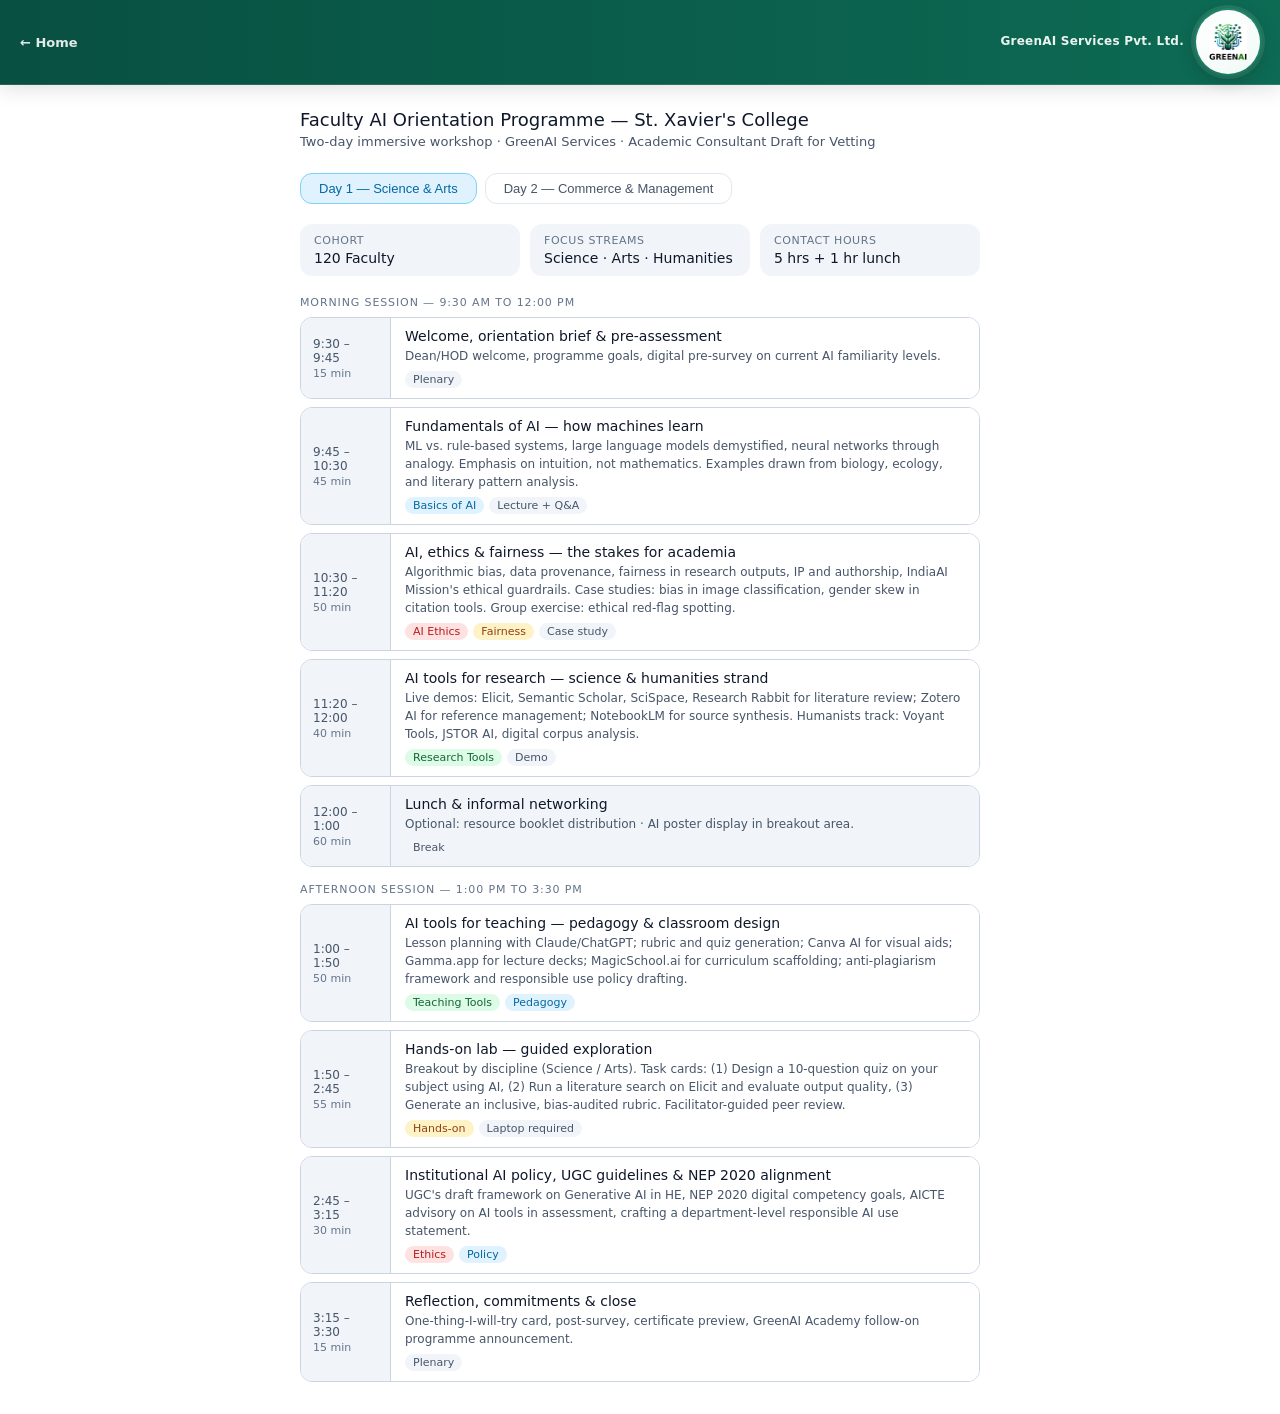
<file: faculty_ai_orientation_schedule_fixed.html>
<!doctype html>
<html lang="en">
<head>
  <meta charset="utf-8" />
  <meta name="viewport" content="width=device-width,initial-scale=1" />
  <title>Faculty AI Orientation Schedule</title>
  <link rel="stylesheet" href="greenai-brand-bar.css">
  <link rel="preload" as="image" href="green_ai_logo_cropped.webp" type="image/webp">

  <style>
    :root{
      --font-sans: ui-sans-serif, system-ui, -apple-system, "Segoe UI", Roboto, Arial, "Noto Sans", "Liberation Sans", sans-serif;
      --border-radius-md: 12px;

      --color-text-primary: #0f172a;
      --color-text-secondary: #475569;
      --color-text-tertiary: #64748b;

      --color-background-primary: #ffffff;
      --color-background-secondary: #f1f5f9;

      --color-border-secondary: #e2e8f0;
      --color-border-tertiary: #cbd5e1;

      --color-background-info: #e0f2fe;
      --color-text-info: #0369a1;
      --color-border-info: #7dd3fc;

      --color-background-success: #dcfce7;
      --color-text-success: #166534;

      --color-background-warning: #fef3c7;
      --color-text-warning: #92400e;

      --color-background-danger: #fee2e2;
      --color-text-danger: #b91c1c;
    }

    * { box-sizing: border-box; margin: 0; padding: 0; }
    body { font-family: var(--font-sans); background: var(--color-background-primary); color: var(--color-text-primary); }

    .wrap { padding: 1.5rem 0; max-width: 680px; font-family: var(--font-sans); margin: 0 auto; }
    .header { margin-bottom: 1.5rem; }
    .header h1 { font-size: 18px; font-weight: 500; color: var(--color-text-primary); margin-bottom: 4px; }
    .header p { font-size: 13px; color: var(--color-text-secondary); }
    .tabs { display: flex; gap: 8px; margin-bottom: 1.25rem; }
    .tab { padding: 7px 18px; border-radius: var(--border-radius-md); border: 0.5px solid var(--color-border-secondary); background: transparent; cursor: pointer; font-size: 13px; font-weight: 500; color: var(--color-text-secondary); transition: all 0.15s; }
    .tab.active { background: var(--color-background-info); color: var(--color-text-info); border-color: var(--color-border-info); }
    .meta-row { display: grid; grid-template-columns: repeat(3, 1fr); gap: 10px; margin-bottom: 1.25rem; }
    .meta-card { background: var(--color-background-secondary); border-radius: var(--border-radius-md); padding: 10px 14px; }
    .meta-card .label { font-size: 11px; color: var(--color-text-tertiary); text-transform: uppercase; letter-spacing: 0.05em; margin-bottom: 3px; }
    .meta-card .value { font-size: 14px; font-weight: 500; color: var(--color-text-primary); }
    .session-label { font-size: 11px; font-weight: 500; text-transform: uppercase; letter-spacing: 0.08em; color: var(--color-text-tertiary); margin: 1rem 0 8px; }
    .slot { display: grid; grid-template-columns: 90px 1fr; border: 0.5px solid var(--color-border-tertiary); border-radius: var(--border-radius-md); margin-bottom: 8px; overflow: hidden; }
    .slot-time { padding: 10px 12px; background: var(--color-background-secondary); font-size: 12px; font-weight: 500; color: var(--color-text-secondary); display: flex; flex-direction: column; justify-content: center; gap: 2px; border-right: 0.5px solid var(--color-border-tertiary); }
    .slot-time .dur { font-size: 11px; font-weight: 400; color: var(--color-text-tertiary); }
    .slot-body { padding: 10px 14px; background: var(--color-background-primary); }
    .slot-body .title { font-size: 14px; font-weight: 500; color: var(--color-text-primary); margin-bottom: 3px; }
    .slot-body .desc { font-size: 12px; color: var(--color-text-secondary); line-height: 1.5; }
    .slot-body .tags { display: flex; flex-wrap: wrap; gap: 5px; margin-top: 6px; }
    .tag { font-size: 11px; padding: 2px 8px; border-radius: 20px; }
    .t-blue { background: var(--color-background-info); color: var(--color-text-info); }
    .t-green { background: var(--color-background-success); color: var(--color-text-success); }
    .t-amber { background: var(--color-background-warning); color: var(--color-text-warning); }
    .t-red { background: var(--color-background-danger); color: var(--color-text-danger); }
    .t-gray { background: var(--color-background-secondary); color: var(--color-text-secondary); }
    .slot.lunch .slot-body { background: var(--color-background-secondary); }
    .slot.lunch .slot-time { background: var(--color-background-secondary); }
    .note-box { border: 0.5px solid var(--color-border-tertiary); border-radius: var(--border-radius-md); padding: 10px 14px; margin-top: 1rem; background: var(--color-background-secondary); }
    .note-box .note-title { font-size: 12px; font-weight: 500; color: var(--color-text-primary); margin-bottom: 4px; }
    .note-box .note-text { font-size: 12px; color: var(--color-text-secondary); line-height: 1.6; }
    .hidden { display: none; }
  </style>
</head>

<body>
  <header class="greenai-brand-bar">
    <a class="greenai-brand-home" href="index.html">← Home</a>
    <div class="greenai-brand-right">
      <span class="greenai-brand-name">GreenAI Services Pvt. Ltd.</span>
      <a class="greenai-logo-circle" href="index.html" title="GreenAI Services Pvt. Ltd." aria-label="GreenAI Services Pvt. Ltd.">
        <picture>
          <source srcset="green_ai_logo_cropped.webp" type="image/webp">
          <img src="green_ai_logo_cropped.jpeg" alt="" width="308" height="282" decoding="async">
        </picture>
      </a>
    </div>
  </header>
  <div class="wrap">
    <div class="header">
      <h1>Faculty AI Orientation Programme — St. Xavier's College</h1>
      <p>Two-day immersive workshop · GreenAI Services · Academic Consultant Draft for Vetting</p>
    </div>

    <div class="tabs">
      <button class="tab active" onclick="switchDay(1)">Day 1 — Science & Arts</button>
      <button class="tab" onclick="switchDay(2)">Day 2 — Commerce & Management</button>
    </div>

    <div id="day1">
      <div class="meta-row">
        <div class="meta-card"><div class="label">Cohort</div><div class="value">120 Faculty</div></div>
        <div class="meta-card"><div class="label">Focus streams</div><div class="value">Science · Arts · Humanities</div></div>
        <div class="meta-card"><div class="label">Contact hours</div><div class="value">5 hrs + 1 hr lunch</div></div>
      </div>

      <div class="session-label">Morning session — 9:30 am to 12:00 pm</div>

      <div class="slot">
        <div class="slot-time">9:30 – 9:45<div class="dur">15 min</div></div>
        <div class="slot-body">
          <div class="title">Welcome, orientation brief & pre-assessment</div>
          <div class="desc">Dean/HOD welcome, programme goals, digital pre-survey on current AI familiarity levels.</div>
          <div class="tags"><span class="tag t-gray">Plenary</span></div>
        </div>
      </div>

      <div class="slot">
        <div class="slot-time">9:45 – 10:30<div class="dur">45 min</div></div>
        <div class="slot-body">
          <div class="title">Fundamentals of AI — how machines learn</div>
          <div class="desc">ML vs. rule-based systems, large language models demystified, neural networks through analogy. Emphasis on intuition, not mathematics. Examples drawn from biology, ecology, and literary pattern analysis.</div>
          <div class="tags"><span class="tag t-blue">Basics of AI</span><span class="tag t-gray">Lecture + Q&A</span></div>
        </div>
      </div>

      <div class="slot">
        <div class="slot-time">10:30 – 11:20<div class="dur">50 min</div></div>
        <div class="slot-body">
          <div class="title">AI, ethics & fairness — the stakes for academia</div>
          <div class="desc">Algorithmic bias, data provenance, fairness in research outputs, IP and authorship, IndiaAI Mission's ethical guardrails. Case studies: bias in image classification, gender skew in citation tools. Group exercise: ethical red-flag spotting.</div>
          <div class="tags"><span class="tag t-red">AI Ethics</span><span class="tag t-amber">Fairness</span><span class="tag t-gray">Case study</span></div>
        </div>
      </div>

      <div class="slot">
        <div class="slot-time">11:20 – 12:00<div class="dur">40 min</div></div>
        <div class="slot-body">
          <div class="title">AI tools for research — science & humanities strand</div>
          <div class="desc">Live demos: Elicit, Semantic Scholar, SciSpace, Research Rabbit for literature review; Zotero AI for reference management; NotebookLM for source synthesis. Humanists track: Voyant Tools, JSTOR AI, digital corpus analysis.</div>
          <div class="tags"><span class="tag t-green">Research Tools</span><span class="tag t-gray">Demo</span></div>
        </div>
      </div>

      <div class="slot lunch">
        <div class="slot-time">12:00 – 1:00<div class="dur">60 min</div></div>
        <div class="slot-body">
          <div class="title">Lunch & informal networking</div>
          <div class="desc">Optional: resource booklet distribution · AI poster display in breakout area.</div>
          <div class="tags"><span class="tag t-gray">Break</span></div>
        </div>
      </div>

      <div class="session-label">Afternoon session — 1:00 pm to 3:30 pm</div>

      <div class="slot">
        <div class="slot-time">1:00 – 1:50<div class="dur">50 min</div></div>
        <div class="slot-body">
          <div class="title">AI tools for teaching — pedagogy & classroom design</div>
          <div class="desc">Lesson planning with Claude/ChatGPT; rubric and quiz generation; Canva AI for visual aids; Gamma.app for lecture decks; MagicSchool.ai for curriculum scaffolding; anti-plagiarism framework and responsible use policy drafting.</div>
          <div class="tags"><span class="tag t-green">Teaching Tools</span><span class="tag t-blue">Pedagogy</span></div>
        </div>
      </div>

      <div class="slot">
        <div class="slot-time">1:50 – 2:45<div class="dur">55 min</div></div>
        <div class="slot-body">
          <div class="title">Hands-on lab — guided exploration</div>
          <div class="desc">Breakout by discipline (Science / Arts). Task cards: (1) Design a 10-question quiz on your subject using AI, (2) Run a literature search on Elicit and evaluate output quality, (3) Generate an inclusive, bias-audited rubric. Facilitator-guided peer review.</div>
          <div class="tags"><span class="tag t-amber">Hands-on</span><span class="tag t-gray">Laptop required</span></div>
        </div>
      </div>

      <div class="slot">
        <div class="slot-time">2:45 – 3:15<div class="dur">30 min</div></div>
        <div class="slot-body">
          <div class="title">Institutional AI policy, UGC guidelines & NEP 2020 alignment</div>
          <div class="desc">UGC's draft framework on Generative AI in HE, NEP 2020 digital competency goals, AICTE advisory on AI tools in assessment, crafting a department-level responsible AI use statement.</div>
          <div class="tags"><span class="tag t-red">Ethics</span><span class="tag t-blue">Policy</span></div>
        </div>
      </div>

      <div class="slot">
        <div class="slot-time">3:15 – 3:30<div class="dur">15 min</div></div>
        <div class="slot-body">
          <div class="title">Reflection, commitments & close</div>
          <div class="desc">One-thing-I-will-try card, post-survey, certificate preview, GreenAI Academy follow-on programme announcement.</div>
          <div class="tags"><span class="tag t-gray">Plenary</span></div>
        </div>
      </div>

      <!--
      <div class="note-box">
        <div class="note-title">Facilitator notes — Day 1</div>
        <div class="note-text">Recommend 2 domain facilitators (1 Science, 1 Arts/Humanities) + 1 tech support. Pre-configure shared Google Colab / NotebookLM sessions. Ensure college WiFi load-tested for 120 simultaneous devices. Print ethics case-study handout (A4, 2 sides).</div>
      </div>
      -->
    </div>

    <div id="day2" class="hidden">
      <div class="meta-row">
        <div class="meta-card"><div class="label">Cohort</div><div class="value">120 Faculty</div></div>
        <div class="meta-card"><div class="label">Focus streams</div><div class="value">Commerce · Management · Economics</div></div>
        <div class="meta-card"><div class="label">Contact hours</div><div class="value">5 hrs + 1 hr lunch</div></div>
      </div>

      <div class="session-label">Morning session — 9:30 am to 12:00 pm</div>

      <div class="slot">
        <div class="slot-time">9:30 – 9:45<div class="dur">15 min</div></div>
        <div class="slot-body">
          <div class="title">Welcome, recap of Day 1 highlights & pre-assessment</div>
          <div class="desc">Brief synthesis of Day 1 learnings for cross-pollination, digital survey on current AI use in finance/management teaching.</div>
          <div class="tags"><span class="tag t-gray">Plenary</span></div>
        </div>
      </div>

      <div class="slot">
        <div class="slot-time">9:45 – 10:30<div class="dur">45 min</div></div>
        <div class="slot-body">
          <div class="title">Fundamentals of AI — through a business & economics lens</div>
          <div class="desc">Predictive analytics, recommendation systems, demand forecasting as familiar AI entry points. Generative AI vs. analytical AI distinction. Real-world examples: Swiggy logistics AI, Zepto inventory models, NSE algo trading.</div>
          <div class="tags"><span class="tag t-blue">Basics of AI</span><span class="tag t-gray">Lecture + Q&A</span></div>
        </div>
      </div>

      <div class="slot">
        <div class="slot-time">10:30 – 11:20<div class="dur">50 min</div></div>
        <div class="slot-body">
          <div class="title">AI ethics & fairness — the business accountability dimension</div>
          <div class="desc">Bias in credit scoring and hiring algorithms (RBI/SEBI context), dark patterns in AI-driven commerce, ESG data integrity. Fairness in student assessment using AI. Case: Amazon's scrapped AI recruiter. Group debate: "Should AI grade MBA case analyses?"</div>
          <div class="tags"><span class="tag t-red">AI Ethics</span><span class="tag t-amber">Fairness</span><span class="tag t-gray">Debate</span></div>
        </div>
      </div>

      <div class="slot">
        <div class="slot-time">11:20 – 12:00<div class="dur">40 min</div></div>
        <div class="slot-body">
          <div class="title">AI tools for research — commerce & management strand</div>
          <div class="desc">Elicit and Consensus for systematic reviews; Perplexity for market intelligence; SPSS with AI assist, ATLAS.ti for qualitative coding; Bloomberg GPT overview; Connected Papers for citation mapping; Mendeley AI.</div>
          <div class="tags"><span class="tag t-green">Research Tools</span><span class="tag t-gray">Demo</span></div>
        </div>
      </div>

      <div class="slot lunch">
        <div class="slot-time">12:00 – 1:00<div class="dur">60 min</div></div>
        <div class="slot-body">
          <div class="title">Lunch & informal networking</div>
          <div class="desc">Optional: AI tools reference card distribution · panel preview for afternoon.</div>
          <div class="tags"><span class="tag t-gray">Break</span></div>
        </div>
      </div>

      <div class="session-label">Afternoon session — 1:00 pm to 3:30 pm</div>

      <div class="slot">
        <div class="slot-time">1:00 – 1:50<div class="dur">50 min</div></div>
        <div class="slot-body">
          <div class="title">AI tools for teaching — case pedagogy & simulation</div>
          <div class="desc">Generating business case studies with Claude; building live simulations with ChatGPT; Excel Copilot for financial modelling classes; Power BI AI narratives; Gamma.app for B-school decks; designing AI-resistant assessments (open-book, reflective, oral).</div>
          <div class="tags"><span class="tag t-green">Teaching Tools</span><span class="tag t-blue">Pedagogy</span></div>
        </div>
      </div>

      <div class="slot">
        <div class="slot-time">1:50 – 2:45<div class="dur">55 min</div></div>
        <div class="slot-body">
          <div class="title">Hands-on lab — guided exploration</div>
          <div class="desc">Breakout by discipline (Commerce / Management). Task cards: (1) Build a market research brief for a startup using Perplexity + Claude, (2) Generate a company law scenario and 5 discussion questions, (3) Audit an AI-generated financial statement for ethical red flags. Peer presentation (3 min per group).</div>
          <div class="tags"><span class="tag t-amber">Hands-on</span><span class="tag t-gray">Laptop required</span></div>
        </div>
      </div>

      <div class="slot">
        <div class="slot-time">2:45 – 3:15<div class="dur">30 min</div></div>
        <div class="slot-body">
          <div class="title">Institutional AI policy, AICTE guidelines & accreditation implications</div>
          <div class="desc">AI in NAAC/NBA documentation, AICTE's model curriculum for AI literacy, crafting a departmental AI use charter, IQAC integration of AI audit trails. Open floor for institutional policy Q&A.</div>
          <div class="tags"><span class="tag t-red">Ethics</span><span class="tag t-blue">Policy</span></div>
        </div>
      </div>

      <div class="slot">
        <div class="slot-time">3:15 – 3:30<div class="dur">15 min</div></div>
        <div class="slot-body">
          <div class="title">Cross-day synthesis, commitments & valediction</div>
          <div class="desc">Two-day learning harvest, commitment cards, certificates, GreenAI Academy PG Certificate pathway briefing, feedback form.</div>
          <div class="tags"><span class="tag t-gray">Plenary</span></div>
        </div>
      </div>

      <!--
      <div class="note-box">
        <div class="note-title">Facilitator notes — Day 2</div>
        <div class="note-text">Recommend 2 domain facilitators (1 Commerce, 1 Management/HR) + 1 tech support. Pre-load Excel Copilot demo file and Power BI sample dataset. Ensure MS 365 trial access or shared demo account for Copilot. Ethics debate needs a moderator with RBI/SEBI regulatory familiarity.</div>
      </div>
      -->
    </div>
  </div>

  <script>
    function switchDay(n) {
      document.getElementById('day1').classList.toggle('hidden', n !== 1);
      document.getElementById('day2').classList.toggle('hidden', n !== 2);
      document.querySelectorAll('.tab').forEach(function(t, i) { t.classList.toggle('active', i === n - 1); });
    }
  </script>
</body>
</html>
</file>
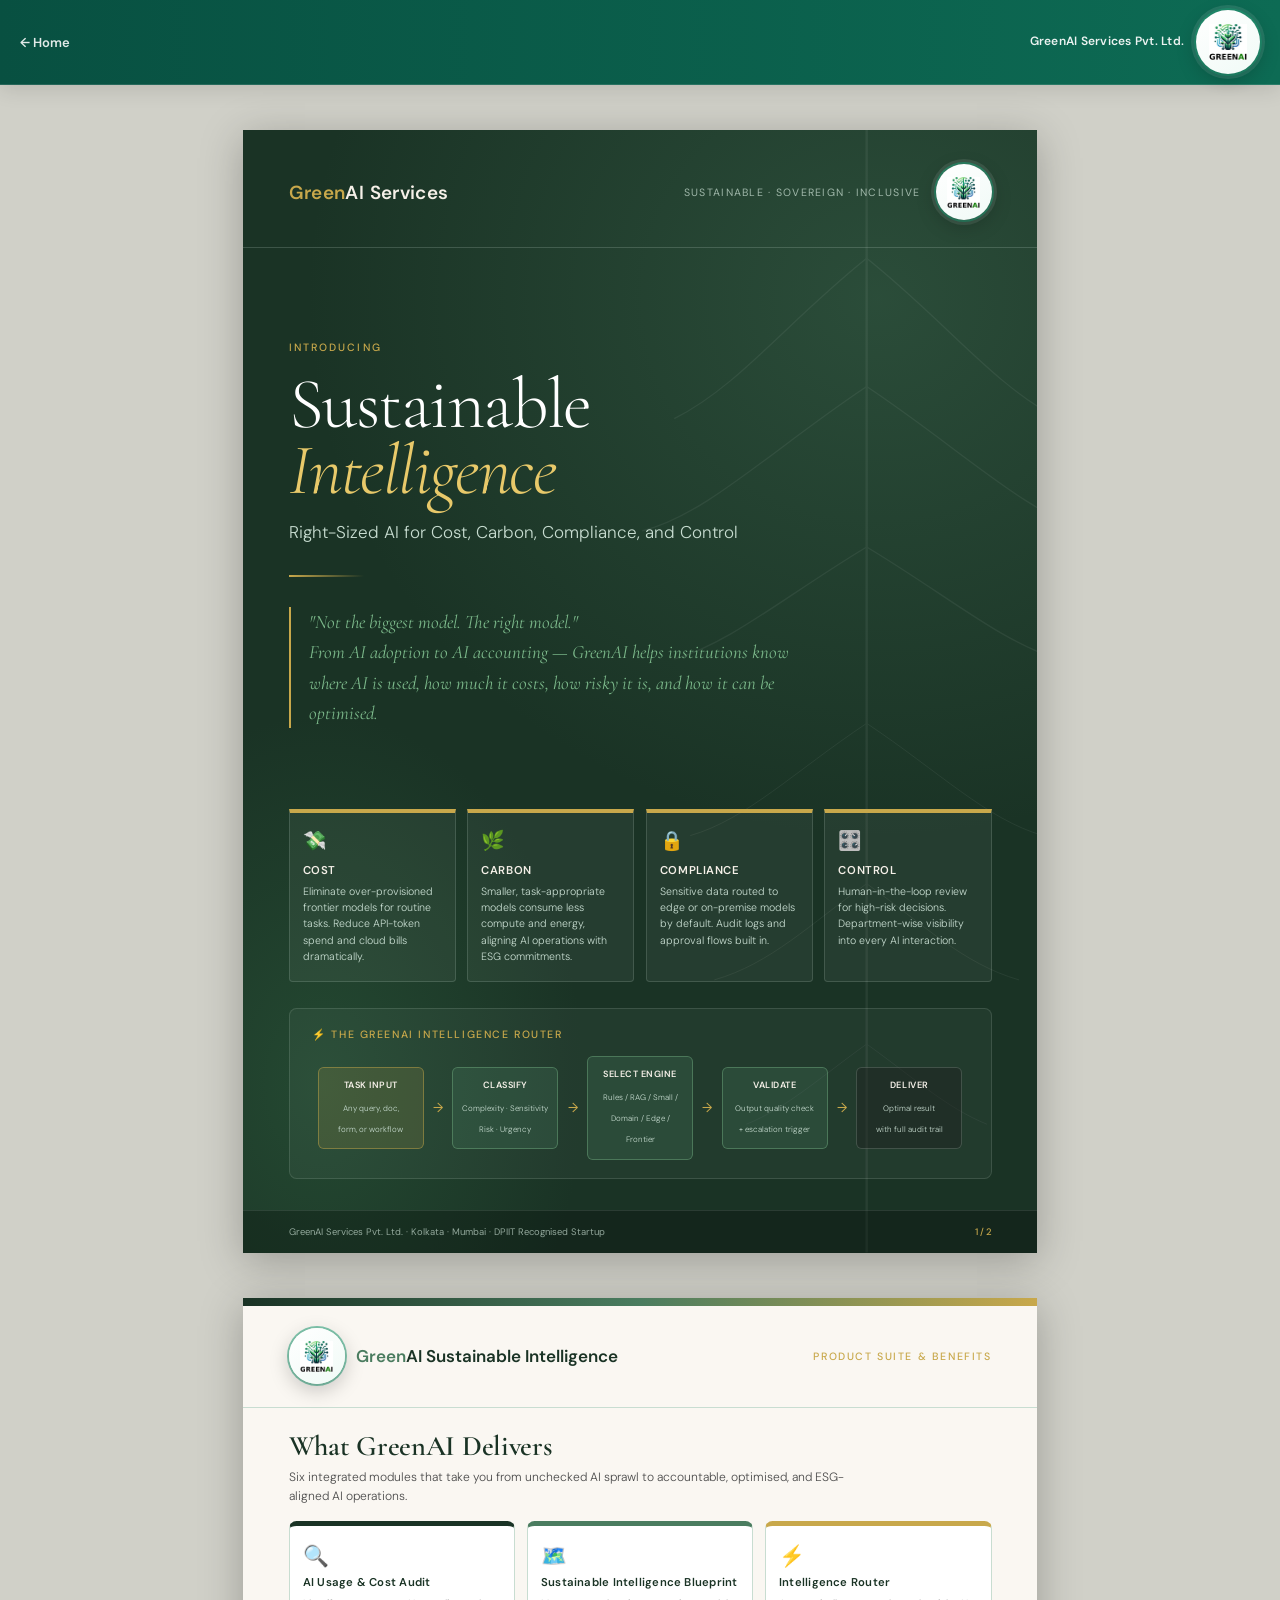
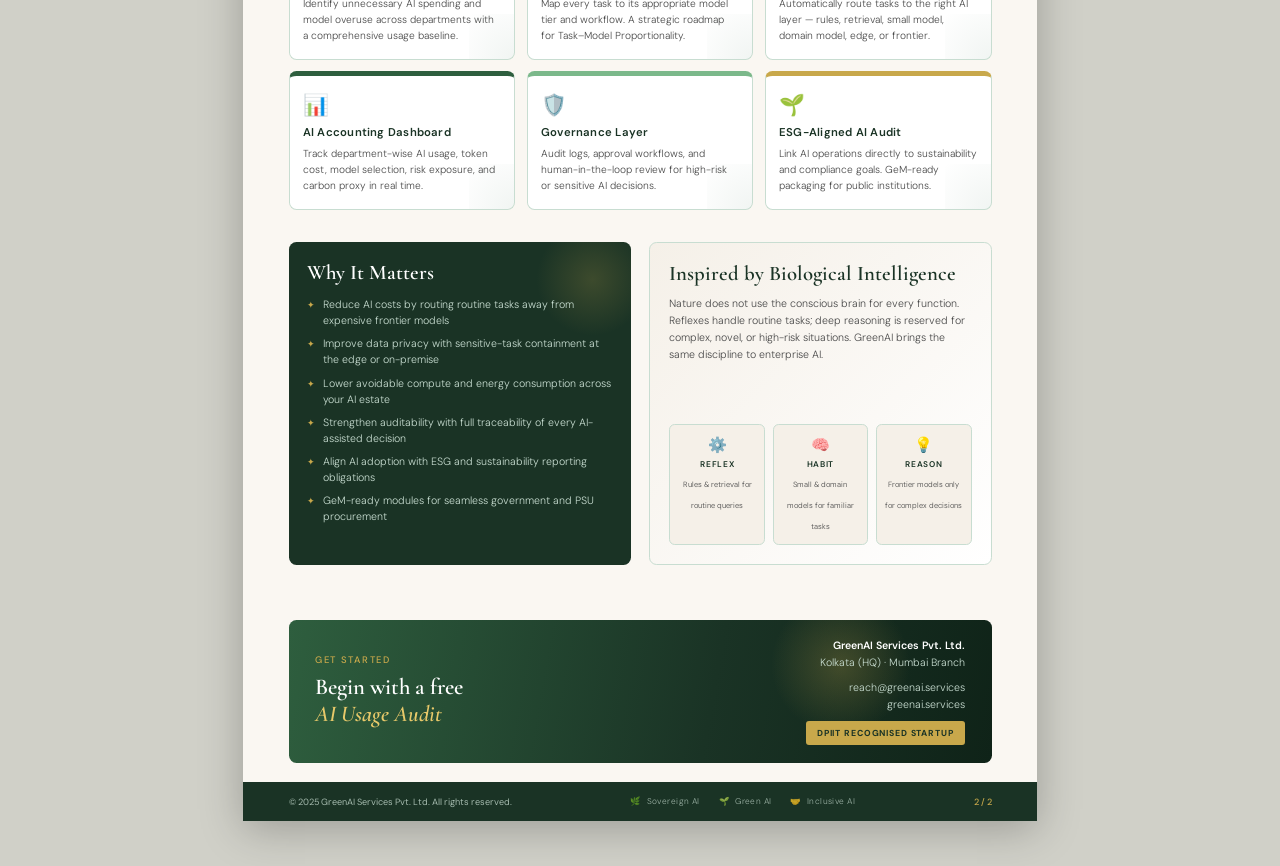
<file: sustainable_Intelligence.html>
<!DOCTYPE html>
<html lang="en">
<head>
<meta charset="UTF-8">
<meta name="viewport" content="width=device-width, initial-scale=1.0">
<title>GreenAI Sustainable Intelligence – Brochure</title>
<link rel="stylesheet" href="greenai-brand-bar.css">
<link rel="preload" as="image" href="green_ai_logo_cropped.webp" type="image/webp">
<link href="https://fonts.googleapis.com/css2?family=Cormorant+Garamond:ital,wght@0,300;0,400;0,600;0,700;1,300;1,400&family=DM+Sans:wght@300;400;500;600&display=swap" rel="stylesheet">
<style>
  :root {
    --forest:    #1A3325;
    --fern:      #2E5E3E;
    --moss:      #4A7C5F;
    --leaf:      #7BB88A;
    --mist:      #C8DDD1;
    --cream:     #F5F0E8;
    --ivory:     #FAF7F2;
    --charcoal:  #1E1E1E;
    --slate:     #4A4A4A;
    --citrus:    #C8A84B;
    --citrus-lt: #E8C96A;
    --white:     #FFFFFF;
  }

  * { margin: 0; padding: 0; box-sizing: border-box; }

  body {
    font-family: 'DM Sans', sans-serif;
    background: #D0D0C8;
    color: var(--charcoal);
  }

  /* PAGE SHELL */
  .page {
    width: 210mm;
    height: 297mm;
    margin: 12mm auto;
    overflow: hidden;
    position: relative;
    box-shadow: 0 8px 40px rgba(0,0,0,0.25);
  }

  /* ══════════════════════════════════════════
     PAGE 1
  ══════════════════════════════════════════ */
  .page-1 {
    background: var(--forest);
    display: grid;
    grid-template-rows: auto 1fr auto;
  }

  /* Organic background texture */
  .page-1::before {
    content: '';
    position: absolute;
    inset: 0;
    background-image:
      radial-gradient(ellipse 120% 80% at 80% 15%, rgba(74,124,95,0.35) 0%, transparent 60%),
      radial-gradient(ellipse 60% 60% at 10% 85%, rgba(46,94,62,0.5) 0%, transparent 55%);
    pointer-events: none;
  }

  /* Leaf vein SVG watermark */
  .vein-bg {
    position: absolute;
    top: 0; right: -20mm;
    width: 130mm;
    height: 297mm;
    opacity: 0.06;
    pointer-events: none;
  }

  /* ── Header bar ── */
  .p1-header {
    position: relative;
    z-index: 2;
    padding: 9mm 12mm 7mm;
    display: flex;
    align-items: center;
    justify-content: space-between;
    border-bottom: 0.3mm solid rgba(200,221,209,0.2);
  }

  .logo-mark {
    display: flex;
    align-items: center;
    gap: 3mm;
  }

  .logo-hex {
    width: 9mm; height: 9mm;
    background: var(--citrus);
    clip-path: polygon(50% 0%,100% 25%,100% 75%,50% 100%,0% 75%,0% 25%);
    display: flex; align-items: center; justify-content: center;
    font-size: 4.5mm; font-weight: 700; color: var(--forest);
    font-family: 'DM Sans', sans-serif;
    flex-shrink: 0;
  }

  .logo-text {
    font-family: 'DM Sans', sans-serif;
    font-size: 5mm;
    font-weight: 600;
    color: var(--cream);
    letter-spacing: 0.02em;
  }
  .logo-text span { color: var(--citrus); }

  .header-tagline {
    font-size: 2.8mm;
    color: var(--mist);
    letter-spacing: 0.12em;
    text-transform: uppercase;
    opacity: 0.75;
  }

  /* ── Hero ── */
  .p1-hero {
    position: relative;
    z-index: 2;
    padding: 10mm 12mm 0;
    display: flex;
    flex-direction: column;
    justify-content: center;
  }

  .eyebrow {
    font-size: 2.8mm;
    letter-spacing: 0.2em;
    text-transform: uppercase;
    color: var(--citrus);
    margin-bottom: 5mm;
    font-weight: 500;
  }

  .hero-title {
    font-family: 'Cormorant Garamond', serif;
    font-size: 19mm;
    font-weight: 300;
    line-height: 0.92;
    color: var(--white);
    letter-spacing: -0.02em;
    margin-bottom: 4mm;
  }
  .hero-title em {
    font-style: italic;
    color: var(--citrus-lt);
    font-weight: 300;
  }

  .hero-sub {
    font-size: 4.5mm;
    font-weight: 300;
    color: var(--mist);
    line-height: 1.5;
    max-width: 120mm;
    margin-bottom: 8mm;
  }

  .hero-divider {
    width: 20mm;
    height: 0.4mm;
    background: linear-gradient(90deg, var(--citrus), transparent);
    margin-bottom: 8mm;
  }

  .hero-promise {
    font-family: 'Cormorant Garamond', serif;
    font-size: 5mm;
    font-style: italic;
    font-weight: 400;
    color: var(--leaf);
    line-height: 1.6;
    max-width: 140mm;
    border-left: 0.6mm solid var(--citrus);
    padding-left: 5mm;
  }

  /* ── 4 Pillars ── */
  .p1-pillars {
    position: relative;
    z-index: 2;
    padding: 7mm 12mm;
    display: grid;
    grid-template-columns: repeat(4, 1fr);
    gap: 3mm;
  }

  .pillar {
    background: rgba(255,255,255,0.05);
    border: 0.3mm solid rgba(200,221,209,0.18);
    border-top: 1.2mm solid var(--citrus);
    padding: 4mm 3.5mm;
    border-radius: 0 0 1mm 1mm;
  }

  .pillar-icon {
    font-size: 5mm;
    margin-bottom: 2.5mm;
    display: block;
  }

  .pillar-title {
    font-size: 3mm;
    font-weight: 600;
    color: var(--cream);
    letter-spacing: 0.05em;
    text-transform: uppercase;
    margin-bottom: 1.5mm;
  }

  .pillar-body {
    font-size: 2.8mm;
    color: var(--mist);
    line-height: 1.55;
    font-weight: 300;
  }

  /* ── Router diagram ── */
  .p1-router {
    position: relative;
    z-index: 2;
    margin: 0 12mm 8mm;
    background: rgba(255,255,255,0.04);
    border: 0.3mm solid rgba(200,221,209,0.15);
    border-radius: 2mm;
    padding: 5mm 6mm;
  }

  .router-label {
    font-size: 2.8mm;
    letter-spacing: 0.15em;
    text-transform: uppercase;
    color: var(--citrus);
    font-weight: 500;
    margin-bottom: 4mm;
  }

  .router-flow {
    display: flex;
    align-items: center;
    gap: 0;
  }

  .rf-node {
    flex: 1;
    text-align: center;
  }

  .rf-box {
    background: rgba(74,124,95,0.25);
    border: 0.3mm solid rgba(123,184,138,0.4);
    border-radius: 1.5mm;
    padding: 3mm 2mm;
    margin: 0 1.5mm;
  }

  .rf-box.input { background: rgba(200,168,75,0.15); border-color: rgba(200,168,75,0.45); }
  .rf-box.output { background: rgba(30,30,30,0.4); border-color: rgba(200,221,209,0.2); }

  .rf-label {
    font-size: 2.4mm;
    font-weight: 600;
    color: var(--cream);
    text-transform: uppercase;
    letter-spacing: 0.06em;
    display: block;
    margin-bottom: 1mm;
  }

  .rf-sub {
    font-size: 2.1mm;
    color: var(--mist);
    font-weight: 300;
    line-height: 1.4;
  }

  .rf-arrow {
    font-size: 3.5mm;
    color: var(--citrus);
    flex: 0 0 auto;
    padding: 0 1mm;
  }

  /* ── Footer ── */
  .p1-footer {
    position: relative;
    z-index: 2;
    padding: 4mm 12mm;
    background: rgba(0,0,0,0.25);
    border-top: 0.3mm solid rgba(200,221,209,0.12);
    display: flex;
    align-items: center;
    justify-content: space-between;
  }

  .p1-footer-text {
    font-size: 2.5mm;
    color: var(--mist);
    opacity: 0.7;
  }

  .p1-footer-pg {
    font-size: 2.5mm;
    color: var(--citrus);
    font-weight: 500;
  }

  /* ══════════════════════════════════════════
     PAGE 2
  ══════════════════════════════════════════ */
  .page-2 {
    background: var(--ivory);
    display: grid;
    grid-template-rows: auto 1fr auto;
  }

  .page-2::before {
    content: '';
    position: absolute;
    top: 0; left: 0; right: 0;
    height: 2mm;
    background: linear-gradient(90deg, var(--forest), var(--moss), var(--citrus));
  }

  /* ── P2 Header ── */
  .p2-header {
    position: relative;
    padding: 8mm 12mm 6mm;
    display: flex;
    align-items: center;
    justify-content: space-between;
    border-bottom: 0.3mm solid var(--mist);
  }

  .p2-logo {
    display: flex;
    align-items: center;
    gap: 3mm;
  }

  .p2-logo-hex {
    width: 8mm; height: 8mm;
    background: var(--forest);
    clip-path: polygon(50% 0%,100% 25%,100% 75%,50% 100%,0% 75%,0% 25%);
    display: flex; align-items: center; justify-content: center;
    font-size: 4mm; font-weight: 700; color: var(--citrus);
    font-family: 'DM Sans', sans-serif;
  }

  .p2-logo-text {
    font-size: 4.5mm;
    font-weight: 600;
    color: var(--forest);
  }
  .p2-logo-text span { color: var(--moss); }

  .p2-section-label {
    font-size: 2.8mm;
    letter-spacing: 0.15em;
    text-transform: uppercase;
    color: var(--citrus);
    font-weight: 500;
  }

  /* ── P2 Body ── */
  .p2-body {
    padding: 6mm 12mm;
    display: grid;
    grid-template-columns: 1fr 1fr;
    grid-template-rows: auto auto auto;
    gap: 5mm;
  }

  /* Product modules table */
  .modules-section {
    grid-column: 1 / -1;
  }

  .section-heading {
    font-family: 'Cormorant Garamond', serif;
    font-size: 7.5mm;
    font-weight: 600;
    color: var(--forest);
    letter-spacing: -0.01em;
    margin-bottom: 1.5mm;
    line-height: 1.1;
  }

  .section-lead {
    font-size: 3.2mm;
    color: var(--slate);
    font-weight: 300;
    line-height: 1.6;
    max-width: 155mm;
    margin-bottom: 4mm;
  }

  .modules-grid {
    display: grid;
    grid-template-columns: repeat(3, 1fr);
    gap: 3mm;
  }

  .module-card {
    background: var(--white);
    border: 0.3mm solid var(--mist);
    border-radius: 2mm;
    padding: 4mm 3.5mm;
    border-top: 1.5mm solid var(--forest);
    position: relative;
    overflow: hidden;
  }

  .module-card::after {
    content: '';
    position: absolute;
    bottom: 0; right: 0;
    width: 12mm; height: 12mm;
    background: radial-gradient(circle at bottom right, rgba(74,124,95,0.08), transparent);
  }

  .module-card:nth-child(2) { border-top-color: var(--moss); }
  .module-card:nth-child(3) { border-top-color: var(--citrus); }
  .module-card:nth-child(4) { border-top-color: var(--fern); }
  .module-card:nth-child(5) { border-top-color: var(--leaf); }
  .module-card:nth-child(6) { border-top-color: var(--citrus); }

  .module-icon {
    font-size: 5.5mm;
    margin-bottom: 2mm;
    display: block;
  }

  .module-name {
    font-size: 3mm;
    font-weight: 600;
    color: var(--forest);
    letter-spacing: 0.02em;
    margin-bottom: 1.5mm;
    line-height: 1.3;
  }

  .module-desc {
    font-size: 2.7mm;
    color: var(--slate);
    font-weight: 300;
    line-height: 1.55;
  }

  /* Why it matters + Bio intelligence */
  .why-section {
    grid-column: 1 / 2;
    background: var(--forest);
    border-radius: 2mm;
    padding: 5mm;
    color: var(--cream);
    position: relative;
    overflow: hidden;
  }

  .why-section::before {
    content: '';
    position: absolute;
    top: -5mm; right: -5mm;
    width: 30mm; height: 30mm;
    background: radial-gradient(circle, rgba(200,168,75,0.2), transparent 70%);
  }

  .why-heading {
    font-family: 'Cormorant Garamond', serif;
    font-size: 5.5mm;
    font-weight: 600;
    color: var(--white);
    margin-bottom: 3mm;
    line-height: 1.2;
    position: relative; z-index: 1;
  }

  .why-list {
    list-style: none;
    position: relative; z-index: 1;
  }

  .why-list li {
    font-size: 2.8mm;
    font-weight: 300;
    color: var(--mist);
    line-height: 1.5;
    margin-bottom: 2mm;
    padding-left: 4mm;
    position: relative;
  }

  .why-list li::before {
    content: '✦';
    position: absolute; left: 0;
    color: var(--citrus);
    font-size: 2.4mm;
    top: 0.5mm;
  }

  /* Bio intelligence */
  .bio-section {
    grid-column: 2 / 3;
    background: linear-gradient(135deg, var(--cream) 0%, var(--white) 100%);
    border: 0.3mm solid var(--mist);
    border-radius: 2mm;
    padding: 5mm;
    display: flex;
    flex-direction: column;
    gap: 2.5mm;
  }

  .bio-heading {
    font-family: 'Cormorant Garamond', serif;
    font-size: 5.5mm;
    font-weight: 600;
    color: var(--forest);
    line-height: 1.2;
  }

  .bio-text {
    font-size: 2.8mm;
    color: var(--slate);
    font-weight: 300;
    line-height: 1.6;
    flex: 1;
  }

  .bio-tiers {
    display: flex;
    gap: 2mm;
    margin-top: 2mm;
  }

  .bio-tier {
    flex: 1;
    background: var(--cream);
    border-radius: 1.5mm;
    padding: 2.5mm 2mm;
    text-align: center;
    border: 0.3mm solid var(--mist);
  }

  .bio-tier-icon { font-size: 4mm; display: block; margin-bottom: 1mm; }
  .bio-tier-label {
    font-size: 2.2mm;
    font-weight: 600;
    color: var(--forest);
    text-transform: uppercase;
    letter-spacing: 0.08em;
    display: block;
    margin-bottom: 0.5mm;
  }
  .bio-tier-sub {
    font-size: 2mm;
    color: var(--slate);
    font-weight: 300;
    line-height: 1.4;
  }

  /* ── CTA Banner ── */
  .cta-banner {
    margin: 0 12mm 5mm;
    background: linear-gradient(100deg, var(--fern) 0%, var(--forest) 60%, #0F2318 100%);
    border-radius: 2mm;
    padding: 5mm 7mm;
    display: flex;
    align-items: center;
    justify-content: space-between;
    position: relative;
    overflow: hidden;
  }

  .cta-banner::before {
    content: '';
    position: absolute;
    top: -8mm; right: 20mm;
    width: 40mm; height: 40mm;
    background: radial-gradient(circle, rgba(200,168,75,0.25), transparent 65%);
  }

  .cta-left { position: relative; z-index: 1; }

  .cta-tag {
    font-size: 2.5mm;
    letter-spacing: 0.18em;
    text-transform: uppercase;
    color: var(--citrus);
    font-weight: 500;
    margin-bottom: 2mm;
  }

  .cta-headline {
    font-family: 'Cormorant Garamond', serif;
    font-size: 6mm;
    font-weight: 600;
    color: var(--white);
    line-height: 1.2;
  }

  .cta-headline em {
    color: var(--citrus-lt);
    font-style: italic;
  }

  .cta-right {
    position: relative; z-index: 1;
    text-align: right;
    display: flex;
    flex-direction: column;
    gap: 2mm;
    flex-shrink: 0;
  }

  .cta-contact {
    font-size: 2.8mm;
    color: var(--mist);
    font-weight: 300;
    line-height: 1.6;
  }

  .cta-contact strong {
    color: var(--white);
    font-weight: 600;
    display: block;
  }

  .cta-badge {
    background: var(--citrus);
    color: var(--forest);
    font-size: 2.3mm;
    font-weight: 700;
    letter-spacing: 0.1em;
    text-transform: uppercase;
    padding: 1.5mm 3mm;
    border-radius: 0.8mm;
    align-self: flex-end;
  }

  /* ── P2 Footer ── */
  .p2-footer {
    padding: 3.5mm 12mm;
    background: var(--forest);
    display: flex;
    align-items: center;
    justify-content: space-between;
  }

  .p2-footer-left {
    font-size: 2.4mm;
    color: var(--mist);
    opacity: 0.8;
  }

  .p2-footer-right {
    display: flex;
    align-items: center;
    gap: 5mm;
  }

  .footer-pill {
    font-size: 2.2mm;
    color: var(--mist);
    font-weight: 300;
    letter-spacing: 0.05em;
    opacity: 0.75;
  }

  .footer-pill span {
    color: var(--citrus);
    margin-right: 1mm;
  }

  .p2-footer-pg { font-size: 2.4mm; color: var(--citrus); font-weight: 500; }

  @media print {
    body { background: white; }
    .page { margin: 0; box-shadow: none; page-break-after: always; }
    .page-2 { page-break-after: avoid; }
  }
</style>
</head>
<body>

<header class="greenai-brand-bar">
  <a class="greenai-brand-home" href="index.html">← Home</a>
  <div class="greenai-brand-right">
    <span class="greenai-brand-name">GreenAI Services Pvt. Ltd.</span>
    <a class="greenai-logo-circle" href="index.html" title="GreenAI Services Pvt. Ltd." aria-label="GreenAI Services Pvt. Ltd.">
      <picture>
        <source srcset="green_ai_logo_cropped.webp" type="image/webp">
        <img src="green_ai_logo_cropped.jpeg" alt="" width="308" height="282" decoding="async">
      </picture>
    </a>
  </div>
</header>

<!-- ══════════════════════════════════════════
     PAGE 1 — Concept & Intelligence Router
══════════════════════════════════════════ -->
<div class="page page-1">

  <!-- Leaf vein watermark -->
  <svg class="vein-bg" viewBox="0 0 300 700" fill="none" xmlns="http://www.w3.org/2000/svg">
    <path d="M150 0 C150 350 150 350 150 700" stroke="white" stroke-width="1.5"/>
    <path d="M150 80 C200 120 230 160 270 180" stroke="white" stroke-width="0.8"/>
    <path d="M150 80 C100 120 70 160 30 180" stroke="white" stroke-width="0.8"/>
    <path d="M150 160 C210 200 250 240 290 250" stroke="white" stroke-width="0.8"/>
    <path d="M150 160 C90 200 50 240 10 250" stroke="white" stroke-width="0.8"/>
    <path d="M150 260 C200 290 235 320 270 330" stroke="white" stroke-width="0.8"/>
    <path d="M150 260 C100 290 65 320 30 330" stroke="white" stroke-width="0.8"/>
    <path d="M150 370 C195 400 225 430 260 440" stroke="white" stroke-width="0.6"/>
    <path d="M150 370 C105 400 75 430 40 440" stroke="white" stroke-width="0.6"/>
    <path d="M150 470 C185 495 210 520 245 530" stroke="white" stroke-width="0.6"/>
    <path d="M150 470 C115 495 90 520 55 530" stroke="white" stroke-width="0.6"/>
    <path d="M150 570 C178 590 200 610 225 620" stroke="white" stroke-width="0.5"/>
    <path d="M150 570 C122 590 100 610 75 620" stroke="white" stroke-width="0.5"/>
  </svg>

  <!-- Header -->
  <div class="p1-header">
    <div class="logo-mark">
      <div class="logo-text"><span>Green</span>AI Services</div>
    </div>
    <div style="display:flex;align-items:center;gap:4mm">
      <div class="header-tagline">Sustainable · Sovereign · Inclusive</div>
      <a class="greenai-logo-circle greenai-logo-circle--sm" href="index.html" title="GreenAI Services Pvt. Ltd." aria-label="GreenAI Services Pvt. Ltd.">
        <picture>
          <source srcset="green_ai_logo_cropped.webp" type="image/webp">
          <img src="green_ai_logo_cropped.jpeg" alt="" width="308" height="282" decoding="async">
        </picture>
      </a>
    </div>
  </div>

  <!-- Hero -->
  <div class="p1-hero">
    <div class="eyebrow">Introducing</div>
    <div class="hero-title">Sustainable<br><em>Intelligence</em></div>
    <div class="hero-sub">Right-Sized AI for Cost, Carbon, Compliance, and Control</div>
    <div class="hero-divider"></div>
    <div class="hero-promise">
      "Not the biggest model. The right model."<br>
      From AI adoption to AI accounting — GreenAI helps institutions know
      where AI is used, how much it costs, how risky it is, and how it can be optimised.
    </div>
  </div>

  <!-- 4 Pillars -->
  <div class="p1-pillars">
    <div class="pillar">
      <span class="pillar-icon">💸</span>
      <div class="pillar-title">Cost</div>
      <div class="pillar-body">Eliminate over-provisioned frontier models for routine tasks. Reduce API-token spend and cloud bills dramatically.</div>
    </div>
    <div class="pillar">
      <span class="pillar-icon">🌿</span>
      <div class="pillar-title">Carbon</div>
      <div class="pillar-body">Smaller, task-appropriate models consume less compute and energy, aligning AI operations with ESG commitments.</div>
    </div>
    <div class="pillar">
      <span class="pillar-icon">🔒</span>
      <div class="pillar-title">Compliance</div>
      <div class="pillar-body">Sensitive data routed to edge or on-premise models by default. Audit logs and approval flows built in.</div>
    </div>
    <div class="pillar">
      <span class="pillar-icon">🎛️</span>
      <div class="pillar-title">Control</div>
      <div class="pillar-body">Human-in-the-loop review for high-risk decisions. Department-wise visibility into every AI interaction.</div>
    </div>
  </div>

  <!-- Intelligence Router -->
  <div class="p1-router">
    <div class="router-label">⚡ The GreenAI Intelligence Router</div>
    <div class="router-flow">
      <div class="rf-node">
        <div class="rf-box input">
          <span class="rf-label">Task Input</span>
          <span class="rf-sub">Any query, doc,<br>form, or workflow</span>
        </div>
      </div>
      <div class="rf-arrow">→</div>
      <div class="rf-node">
        <div class="rf-box">
          <span class="rf-label">Classify</span>
          <span class="rf-sub">Complexity · Sensitivity<br>Risk · Urgency</span>
        </div>
      </div>
      <div class="rf-arrow">→</div>
      <div class="rf-node">
        <div class="rf-box">
          <span class="rf-label">Select Engine</span>
          <span class="rf-sub">Rules / RAG / Small /<br>Domain / Edge / Frontier</span>
        </div>
      </div>
      <div class="rf-arrow">→</div>
      <div class="rf-node">
        <div class="rf-box">
          <span class="rf-label">Validate</span>
          <span class="rf-sub">Output quality check<br>+ escalation trigger</span>
        </div>
      </div>
      <div class="rf-arrow">→</div>
      <div class="rf-node">
        <div class="rf-box output">
          <span class="rf-label">Deliver</span>
          <span class="rf-sub">Optimal result<br>with full audit trail</span>
        </div>
      </div>
    </div>
  </div>

  <!-- Footer -->
  <div class="p1-footer">
    <div class="p1-footer-text">GreenAI Services Pvt. Ltd. · Kolkata · Mumbai · DPIIT Recognised Startup</div>
    <div class="p1-footer-pg">1 / 2</div>
  </div>
</div>


<!-- ══════════════════════════════════════════
     PAGE 2 — Products, Why It Matters, CTA
══════════════════════════════════════════ -->
<div class="page page-2">

  <!-- Header -->
  <div class="p2-header">
    <div class="p2-logo">
      <a class="greenai-logo-circle greenai-logo-circle--sm" href="index.html" title="GreenAI Services Pvt. Ltd." aria-label="GreenAI Services Pvt. Ltd.">
        <picture>
          <source srcset="green_ai_logo_cropped.webp" type="image/webp">
          <img src="green_ai_logo_cropped.jpeg" alt="" width="308" height="282" decoding="async">
        </picture>
      </a>
      <div class="p2-logo-text"><span>Green</span>AI Sustainable Intelligence</div>
    </div>
    <div class="p2-section-label">Product Suite &amp; Benefits</div>
  </div>

  <!-- Body -->
  <div class="p2-body">

    <!-- Modules -->
    <div class="modules-section">
      <div class="section-heading">What GreenAI Delivers</div>
      <div class="section-lead">Six integrated modules that take you from unchecked AI sprawl to accountable, optimised, and ESG-aligned AI operations.</div>
      <div class="modules-grid">

        <div class="module-card">
          <span class="module-icon">🔍</span>
          <div class="module-name">AI Usage &amp; Cost Audit</div>
          <div class="module-desc">Identify unnecessary AI spending and model overuse across departments with a comprehensive usage baseline.</div>
        </div>

        <div class="module-card">
          <span class="module-icon">🗺️</span>
          <div class="module-name">Sustainable Intelligence Blueprint</div>
          <div class="module-desc">Map every task to its appropriate model tier and workflow. A strategic roadmap for Task–Model Proportionality.</div>
        </div>

        <div class="module-card">
          <span class="module-icon">⚡</span>
          <div class="module-name">Intelligence Router</div>
          <div class="module-desc">Automatically route tasks to the right AI layer — rules, retrieval, small model, domain model, edge, or frontier.</div>
        </div>

        <div class="module-card">
          <span class="module-icon">📊</span>
          <div class="module-name">AI Accounting Dashboard</div>
          <div class="module-desc">Track department-wise AI usage, token cost, model selection, risk exposure, and carbon proxy in real time.</div>
        </div>

        <div class="module-card">
          <span class="module-icon">🛡️</span>
          <div class="module-name">Governance Layer</div>
          <div class="module-desc">Audit logs, approval workflows, and human-in-the-loop review for high-risk or sensitive AI decisions.</div>
        </div>

        <div class="module-card">
          <span class="module-icon">🌱</span>
          <div class="module-name">ESG-Aligned AI Audit</div>
          <div class="module-desc">Link AI operations directly to sustainability and compliance goals. GeM-ready packaging for public institutions.</div>
        </div>

      </div>
    </div>

    <!-- Why it matters -->
    <div class="why-section">
      <div class="why-heading">Why It Matters</div>
      <ul class="why-list">
        <li>Reduce AI costs by routing routine tasks away from expensive frontier models</li>
        <li>Improve data privacy with sensitive-task containment at the edge or on-premise</li>
        <li>Lower avoidable compute and energy consumption across your AI estate</li>
        <li>Strengthen auditability with full traceability of every AI-assisted decision</li>
        <li>Align AI adoption with ESG and sustainability reporting obligations</li>
        <li>GeM-ready modules for seamless government and PSU procurement</li>
      </ul>
    </div>

    <!-- Bio Intelligence -->
    <div class="bio-section">
      <div class="bio-heading">Inspired by Biological Intelligence</div>
      <div class="bio-text">Nature does not use the conscious brain for every function. Reflexes handle routine tasks; deep reasoning is reserved for complex, novel, or high-risk situations. GreenAI brings the same discipline to enterprise AI.</div>
      <div class="bio-tiers">
        <div class="bio-tier">
          <span class="bio-tier-icon">⚙️</span>
          <span class="bio-tier-label">Reflex</span>
          <span class="bio-tier-sub">Rules &amp; retrieval for routine queries</span>
        </div>
        <div class="bio-tier">
          <span class="bio-tier-icon">🧠</span>
          <span class="bio-tier-label">Habit</span>
          <span class="bio-tier-sub">Small &amp; domain models for familiar tasks</span>
        </div>
        <div class="bio-tier">
          <span class="bio-tier-icon">💡</span>
          <span class="bio-tier-label">Reason</span>
          <span class="bio-tier-sub">Frontier models only for complex decisions</span>
        </div>
      </div>
    </div>

  </div>

  <!-- CTA Banner -->
  <div class="cta-banner">
    <div class="cta-left">
      <div class="cta-tag">Get Started</div>
      <div class="cta-headline">Begin with a free<br><em>AI Usage Audit</em></div>
    </div>
    <div class="cta-right">
      <div class="cta-contact">
        <strong>GreenAI Services Pvt. Ltd.</strong>
        Kolkata (HQ) · Mumbai Branch
      </div>
      <div class="cta-contact">
        reach@greenai.services<br>
        greenai.services
      </div>
      <div class="cta-badge">DPIIT Recognised Startup</div>
    </div>
  </div>

  <!-- Footer -->
  <div class="p2-footer">
    <div class="p2-footer-left">© 2025 GreenAI Services Pvt. Ltd. All rights reserved.</div>
    <div class="p2-footer-right">
      <div class="footer-pill"><span>🌿</span> Sovereign AI</div>
      <div class="footer-pill"><span>🌱</span> Green AI</div>
      <div class="footer-pill"><span>🤝</span> Inclusive AI</div>
    </div>
    <div class="p2-footer-pg">2 / 2</div>
  </div>
</div>

</body>
</html>
</file>
<file: greenai-brand-bar.css>
/* GreenAI Services — shared circular logo & top brand bar */

.greenai-brand-bar {
  position: sticky;
  top: 0;
  z-index: 1000;
  display: flex;
  align-items: center;
  justify-content: space-between;
  gap: 12px;
  padding: 10px 20px;
  background: linear-gradient(90deg, #085041 0%, #0d6b54 100%);
  border-bottom: 1px solid rgba(255, 255, 255, 0.12);
  box-shadow: 0 4px 20px rgba(0, 0, 0, 0.12);
}

.greenai-brand-home {
  color: rgba(255, 255, 255, 0.88);
  text-decoration: none;
  font-size: 13px;
  font-weight: 600;
  display: inline-flex;
  align-items: center;
  gap: 6px;
  white-space: nowrap;
}
.greenai-brand-home:hover { color: #fff; text-decoration: underline; }

.greenai-brand-right {
  display: flex;
  align-items: center;
  gap: 12px;
  margin-left: auto;
}

.greenai-brand-name {
  color: rgba(255, 255, 255, 0.92);
  font-size: 12px;
  font-weight: 600;
  letter-spacing: 0.02em;
  line-height: 1.3;
  text-align: right;
  max-width: 200px;
}

.greenai-nav-brand {
  display: flex;
  align-items: center;
  gap: 10px;
  margin-left: 12px;
  flex-shrink: 0;
}

.greenai-brand-name-sm {
  color: inherit;
  font-size: 11px;
  font-weight: 600;
  line-height: 1.25;
  max-width: 140px;
  text-align: right;
  opacity: 0.85;
}

/* Circular logo — full image fits inside circle (no corner clipping) */
.greenai-logo-circle {
  width: 64px;
  height: 64px;
  border-radius: 50%;
  overflow: hidden;
  background: linear-gradient(145deg, #ffffff 0%, #f0faf6 100%);
  padding: 5px;
  flex-shrink: 0;
  display: inline-flex;
  align-items: center;
  justify-content: center;
  text-decoration: none;
  box-shadow:
    0 6px 20px rgba(0, 0, 0, 0.22),
    0 0 0 2px rgba(29, 158, 117, 0.55),
    0 0 0 5px rgba(255, 255, 255, 0.1);
  transition: transform 0.2s ease, box-shadow 0.2s ease;
}
.greenai-logo-circle:hover {
  transform: scale(1.05);
  box-shadow:
    0 8px 24px rgba(0, 0, 0, 0.28),
    0 0 0 2px #ef9f27,
    0 0 0 5px rgba(239, 159, 39, 0.18);
}
/* ~72% keeps rectangular logo inside the inscribed circle (308×282 asset) */
.greenai-logo-circle picture {
  width: 72%;
  height: 72%;
  display: block;
}
.greenai-logo-circle img {
  width: 100%;
  height: 100%;
  display: block;
  object-fit: contain;
  object-position: center;
}

.greenai-logo-circle--lg {
  width: 96px;
  height: 96px;
  padding: 6px;
}
.greenai-logo-circle--lg picture {
  width: 74%;
  height: 74%;
}

.greenai-logo-circle--sm {
  width: 56px;
  height: 56px;
  padding: 4px;
}
.greenai-logo-circle--sm picture {
  width: 70%;
  height: 70%;
}

@media (max-width: 600px) {
  .greenai-brand-name { display: none; }
  .greenai-brand-name-sm { display: none; }
  .greenai-logo-circle--lg { width: 80px; height: 80px; }
}

@media print {
  .greenai-brand-bar { display: none !important; }
}
</file>
